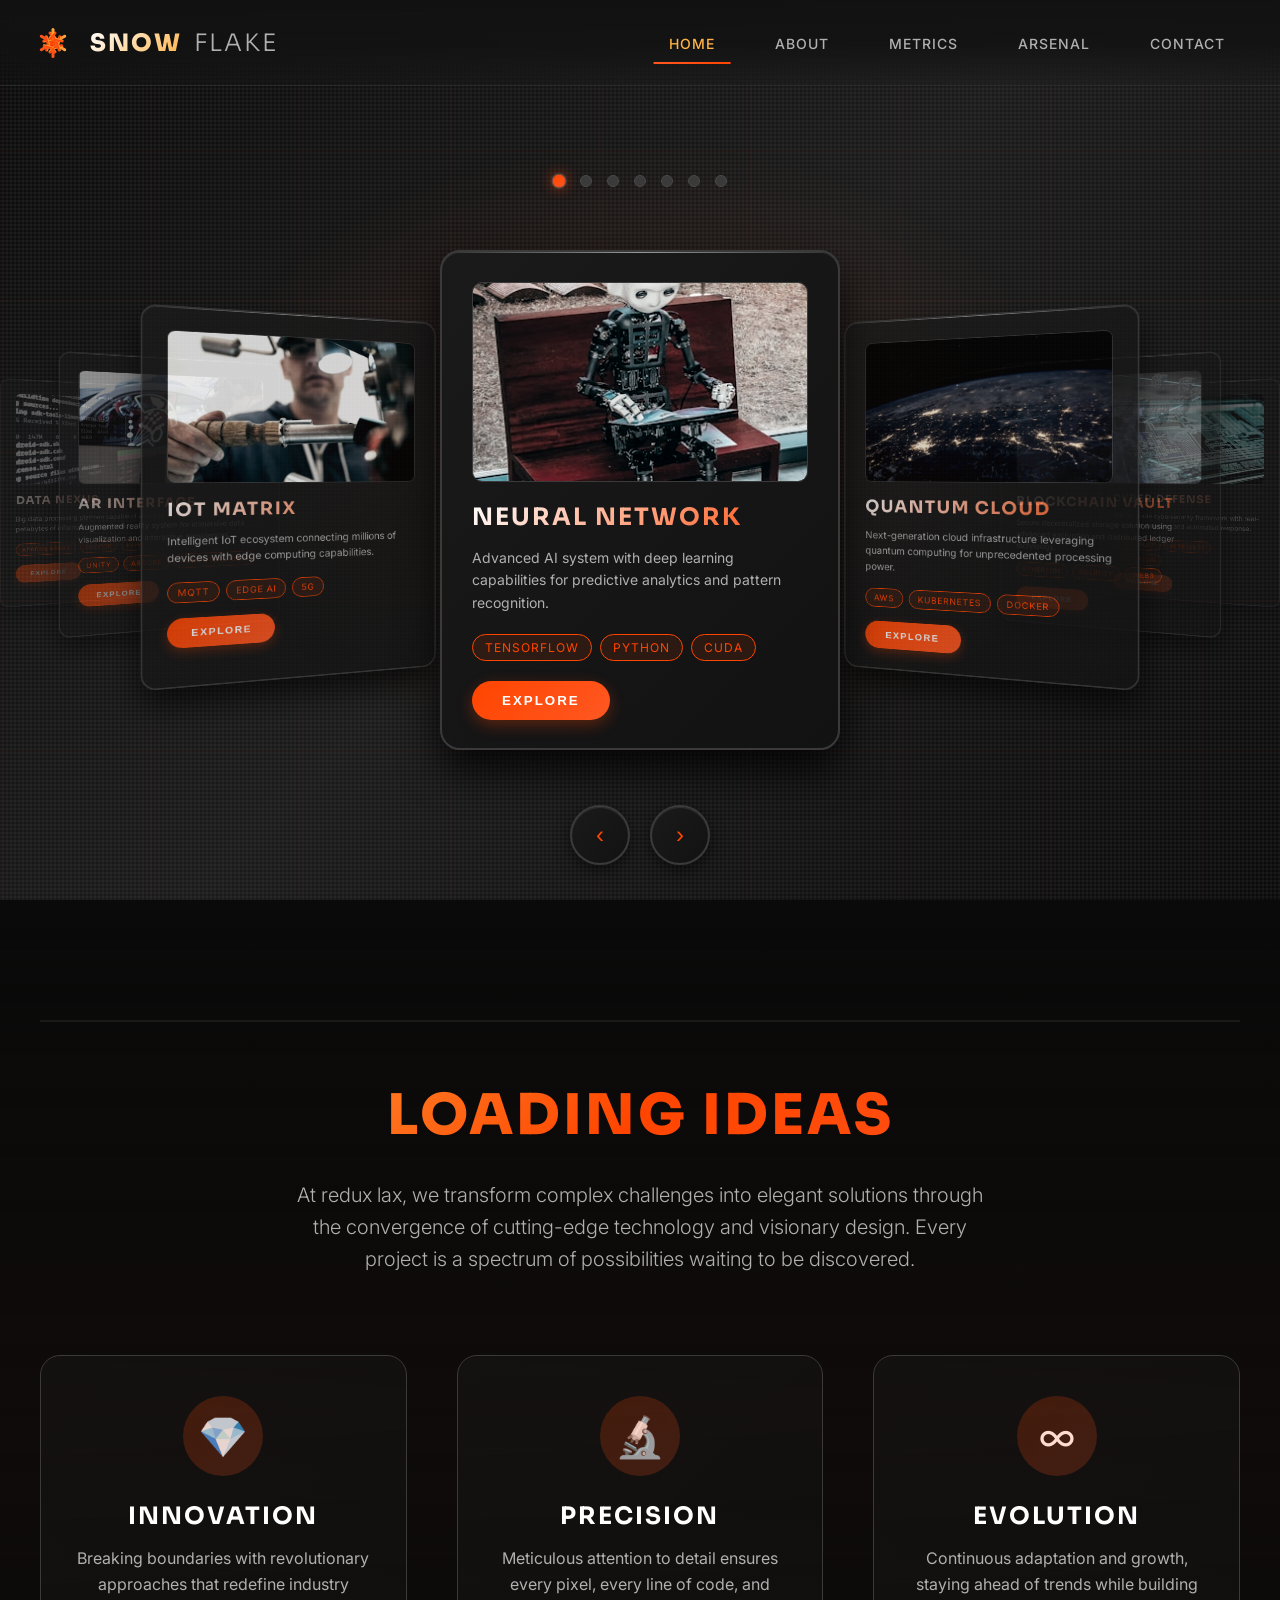
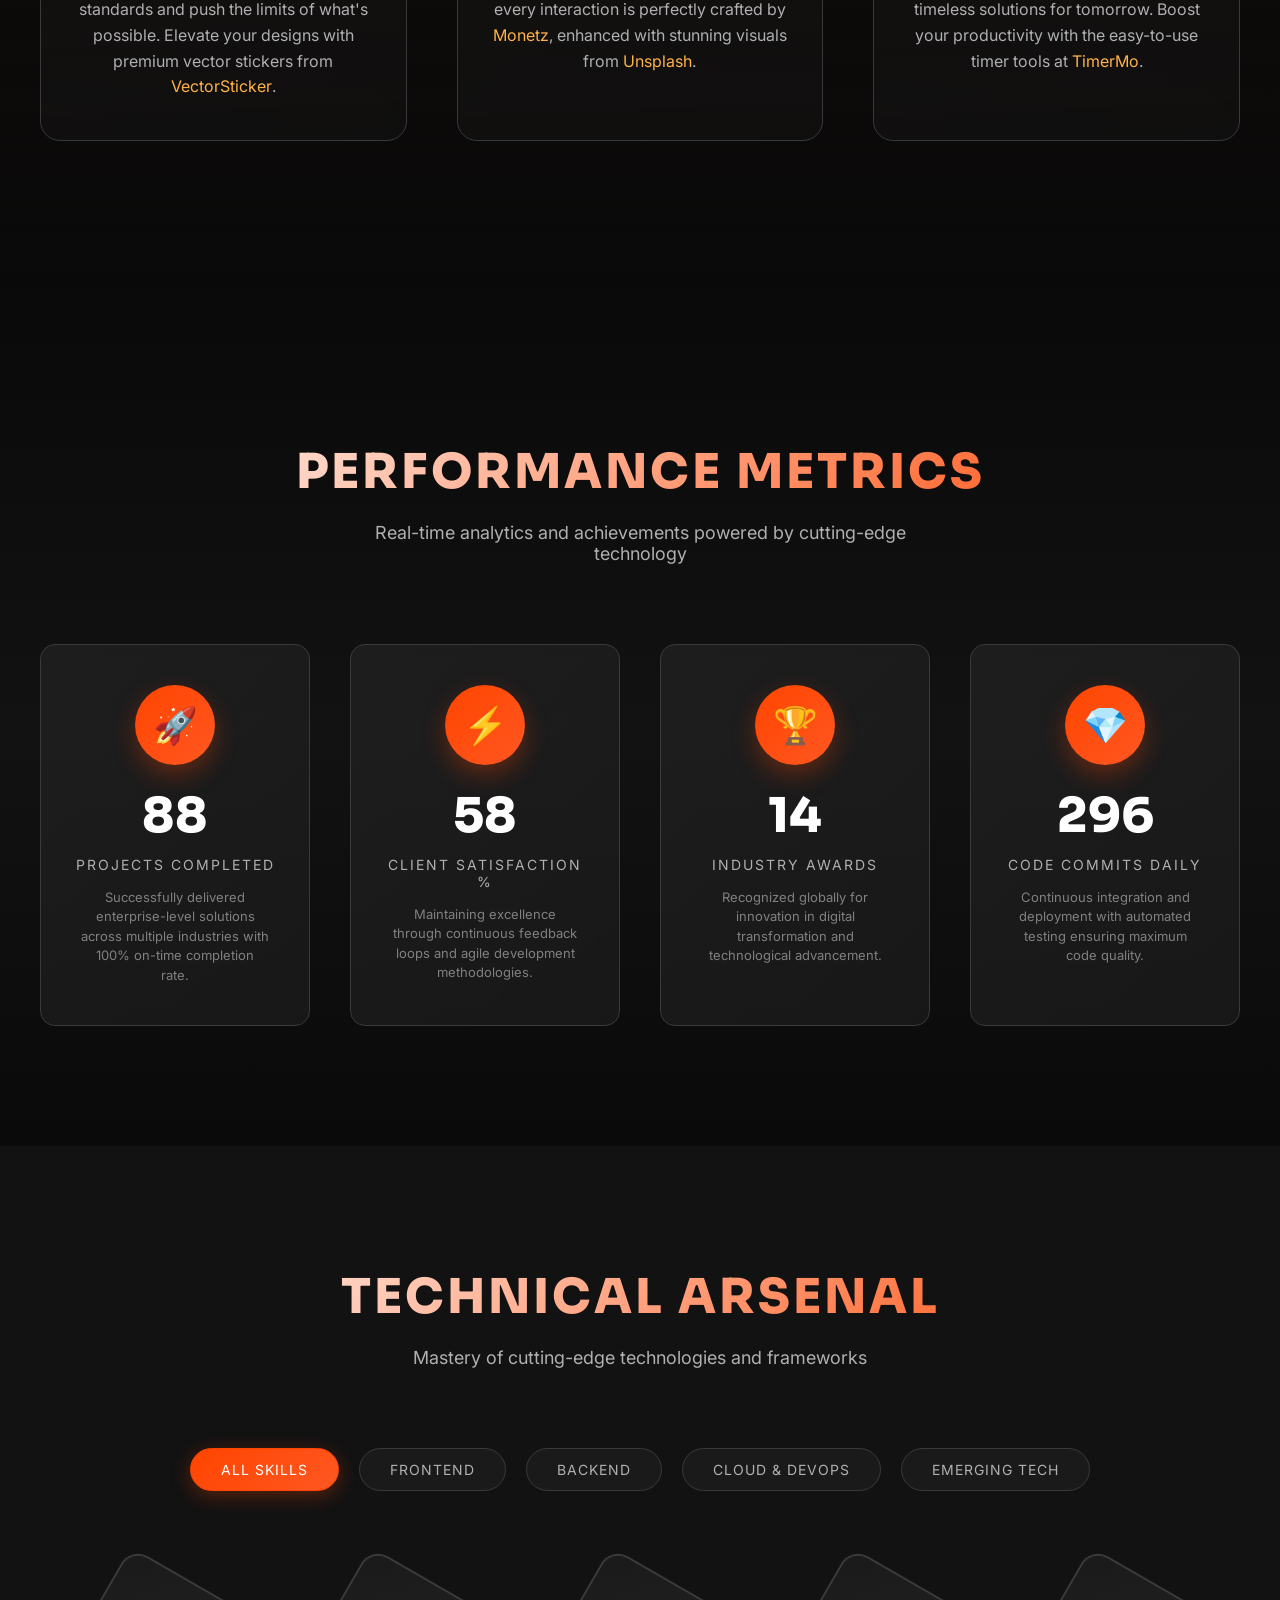
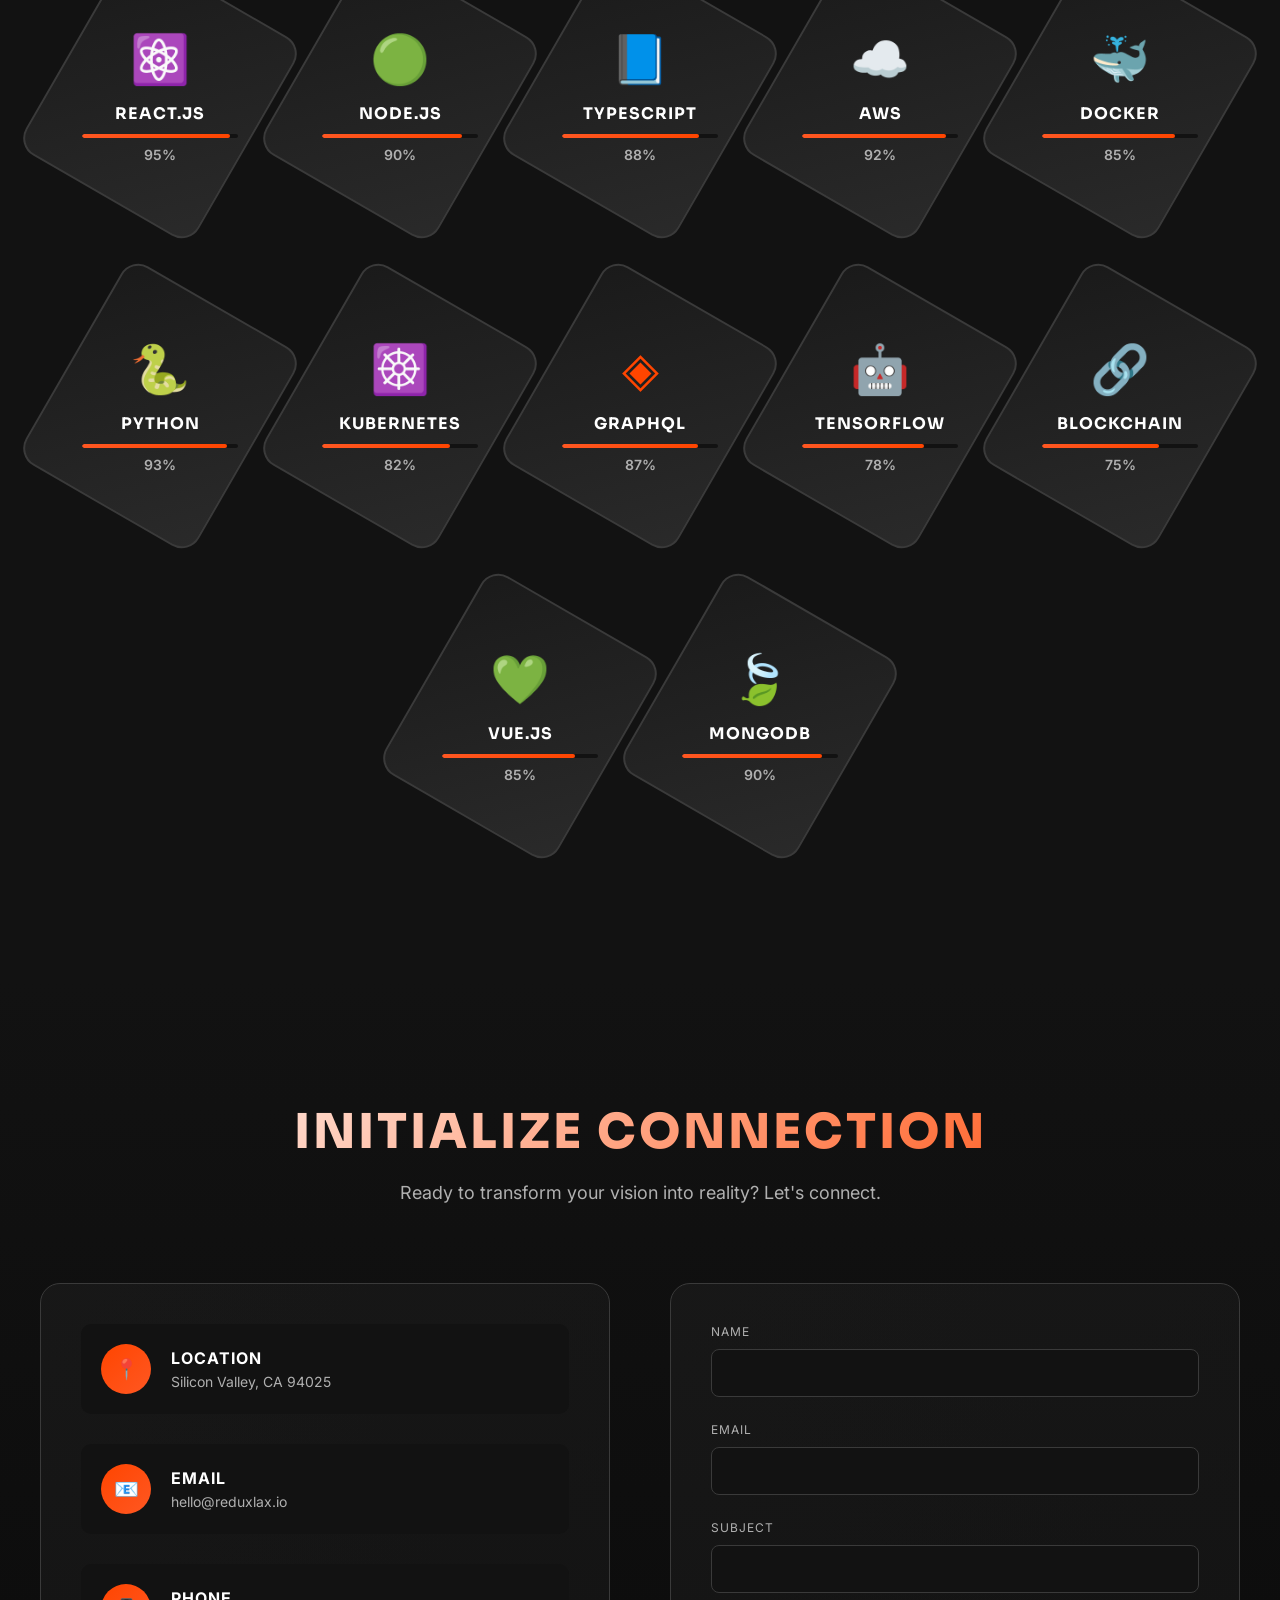
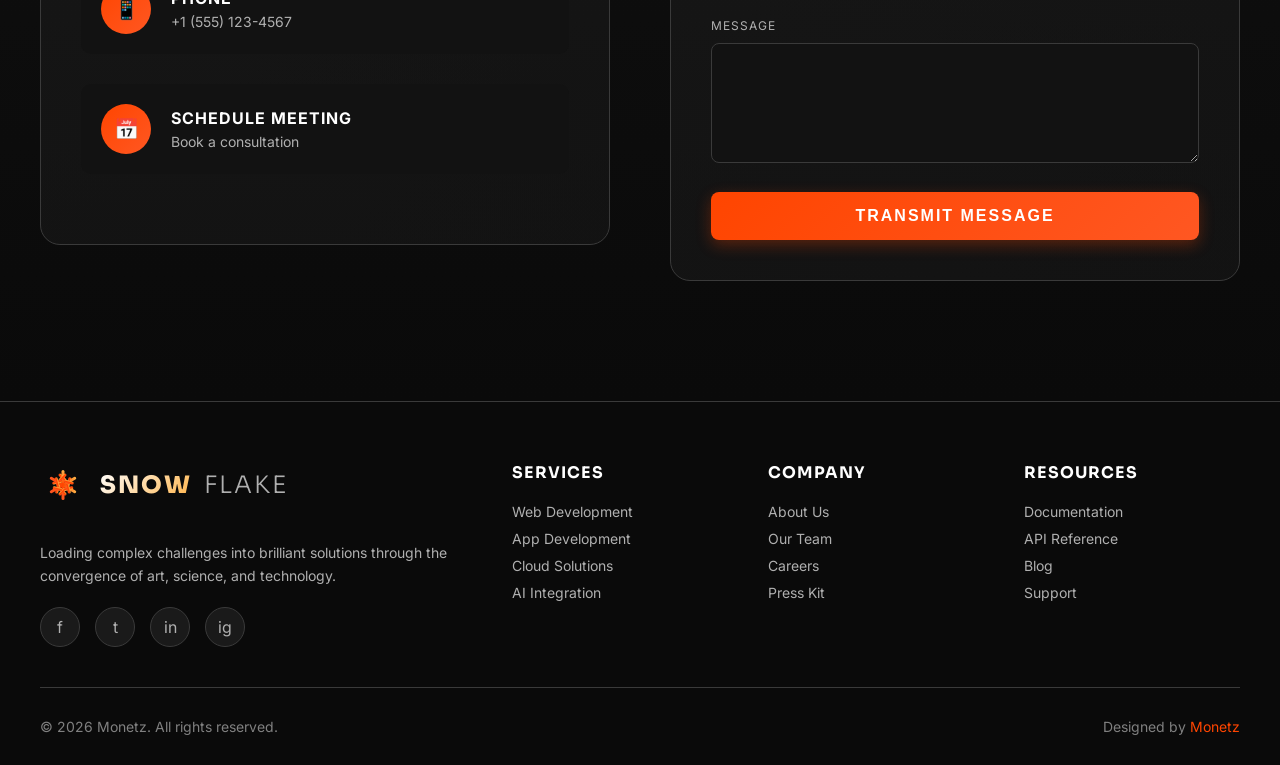
<file: index.html>
<!DOCTYPE html>
<html lang="en">
<head>
    <meta charset="UTF-8">
    <meta name="viewport" content="width=device-width, initial-scale=1.0">
    <title>Monetz - Digital Innovation Studio</title>
    <link rel="stylesheet" href="style.css">
</head>
<body>
    <!-- Loading Screen -->
    <div class="loader" id="loader">
        <div class="loader-content">
            <div class="loader-redux">
                        <div class="snowflake">
                            <span class="arm">
                                <span class="branch-bottom-l"></span>
                                <span class="branch-bottom-r"></span>
                            </span>
                            <span class="arm">
                                <span class="branch-bottom-l"></span>
                                <span class="branch-bottom-r"></span>
                            </span>
                            <span class="arm">
                                <span class="branch-bottom-l"></span>
                                <span class="branch-bottom-r"></span>
                            </span>
                        </div>
                <!-- <div class="redux-face"></div>
                <div class="redux-face"></div>
                <div class="redux-face"></div> -->
            </div>
            <div style="color: var(--accent-purple); font-size: 18px; text-transform: uppercase; letter-spacing: 3px;">Loading...</div>
        </div>
    </div>

    <!-- Navigation Header -->
    <header class="header" id="header">
        <nav class="nav-container">
            <a href="#home" class="logo">
                <div class="logo-icon">
                    <div class="logo-redux">
                        <div class="snowflake">
                            <span class="arm">
                                <span class="branch-bottom-l"></span>
                                <span class="branch-bottom-r"></span>
                            </span>
                            <span class="arm">
                                <span class="branch-bottom-l"></span>
                                <span class="branch-bottom-r"></span>
                            </span>
                            <span class="arm">
                                <span class="branch-bottom-l"></span>
                                <span class="branch-bottom-r"></span>
                            </span>
                        </div>
                    </div>
                </div>
                <span class="logo-text">
                    <span class="redux">snow</span>
                    <span class="lax">flake</span>
                </span>
            </a>
            
            <ul class="nav-menu" id="navMenu">
                <li><a href="#home" class="nav-link active">Home</a></li>
                <li><a href="#about" class="nav-link">About</a></li>
                <li><a href="#stats" class="nav-link">Metrics</a></li>
                <li><a href="#skills" class="nav-link">Arsenal</a></li>
                <li><a href="#contact" class="nav-link">Contact</a></li>
            </ul>
            
            <div class="menu-toggle" id="menuToggle">
                <span></span>
                <span></span>
                <span></span>
            </div>
        </nav>
    </header>

    <!-- Hero Section with 3D Carousel -->
    <section class="hero" id="home">
        <div class="carousel-container">
            <div class="carousel" id="carousel">
                <!-- Carousel items will be generated by JavaScript -->
            </div>
            
            <div class="carousel-controls">
                <button class="carousel-btn" id="prevBtn">‹</button>
                <button class="carousel-btn" id="nextBtn">›</button>
            </div>
            
            <div class="carousel-indicators" id="indicators">
                <!-- Indicators will be generated by JavaScript -->
            </div>
        </div>
    </section>

    <!-- NEW: redux Philosophy Section (About) -->
    <section class="philosophy-section" id="about">
        <div class="philosophy-container">
            <div class="redux-line"></div>
            
            <h2 class="philosophy-headline">
                Loading Ideas<br>
            </h2>
            
            <p class="philosophy-subheading">
                At redux lax, we transform complex challenges into elegant solutions through the convergence of 
                cutting-edge technology and visionary design. Every project is a spectrum of possibilities 
                waiting to be discovered.
            </p>
            
            <div class="philosophy-pillars">
                <div class="pillar">
                    <div class="pillar-icon">💎</div>
                    <h3 class="pillar-title">Innovation</h3>
                    <p class="pillar-description">
                        Breaking boundaries with revolutionary approaches that redefine industry standards and push the limits of what's possible. Elevate your designs with premium vector stickers from <a href="https://www.vectorsticker.com" rel="nofollow" target="_blank">VectorSticker</a>.
                    </p>
                </div>
                
                <div class="pillar">
                    <div class="pillar-icon">🔬</div>
                    <h3 class="pillar-title">Precision</h3>
                    <p class="pillar-description">
                        Meticulous attention to detail ensures every pixel, every line of code, and every interaction is perfectly crafted by <a href="#" rel="nofollow" target="_blank" style="color: var(--accent-cyan); text-decoration: none;">Monetz</a>, enhanced with stunning visuals from <a href="https://unsplash.com" rel="nofollow" target="_blank" style="color: var(--accent-cyan); text-decoration: none;">Unsplash</a>.
                    </p>
                </div>
                
                <div class="pillar">
                    <div class="pillar-icon">∞</div>
                    <h3 class="pillar-title">Evolution</h3>
                    <p class="pillar-description">
                        Continuous adaptation and growth, staying ahead of trends while building timeless solutions for tomorrow. Boost your productivity with the easy-to-use timer tools at <a href="https://timermo.com" rel="nofollow" target="_blank">TimerMo</a>.
                    </p>
                </div>
            </div>
            
            <div class="philosophy-particles" id="particles">
                <!-- Particles will be generated by JavaScript -->
            </div>
        </div>
    </section>

    <!-- Stats Section with Content -->
    <section class="stats-section" id="stats">
        <div class="section-header">
            <h2 class="section-title">Performance Metrics</h2>
            <p class="section-subtitle">Real-time analytics and achievements powered by cutting-edge technology</p>
        </div>
        
        <div class="stats-grid">
            <div class="stat-card">
                <div class="stat-icon">🚀</div>
                <div class="stat-number" data-target="150">0</div>
                <div class="stat-label">Projects Completed</div>
                <p class="stat-description">Successfully delivered enterprise-level solutions across multiple industries with 100% on-time completion rate.</p>
            </div>
            
            <div class="stat-card">
                <div class="stat-icon">⚡</div>
                <div class="stat-number" data-target="99">0</div>
                <div class="stat-label">Client Satisfaction %</div>
                <p class="stat-description">Maintaining excellence through continuous feedback loops and agile development methodologies.</p>
            </div>
            
            <div class="stat-card">
                <div class="stat-icon">🏆</div>
                <div class="stat-number" data-target="25">0</div>
                <div class="stat-label">Industry Awards</div>
                <p class="stat-description">Recognized globally for innovation in digital transformation and technological advancement.</p>
            </div>
            
            <div class="stat-card">
                <div class="stat-icon">💎</div>
                <div class="stat-number" data-target="500">0</div>
                <div class="stat-label">Code Commits Daily</div>
                <p class="stat-description">Continuous integration and deployment with automated testing ensuring maximum code quality.</p>
            </div>
        </div>
    </section>

    <!-- Enhanced Skills Section - Technical Arsenal -->
    <section class="skills-section" id="skills">
        <div class="skills-container">
            <div class="section-header">
                <h2 class="section-title">Technical Arsenal</h2>
                <p class="section-subtitle">Mastery of cutting-edge technologies and frameworks</p>
            </div>
            
            <div class="skill-categories">
                <div class="category-tab active" data-category="all">All Skills</div>
                <div class="category-tab" data-category="frontend">Frontend</div>
                <div class="category-tab" data-category="backend">Backend</div>
                <div class="category-tab" data-category="cloud">Cloud & DevOps</div>
                <div class="category-tab" data-category="emerging">Emerging Tech</div>
            </div>

            <div class="skills-hexagon-grid" id="skillsGrid">
                <!-- Hexagonal skill items will be generated by JavaScript -->
            </div>
        </div>
    </section>

    <!-- Contact Section -->
    <section class="contact-section" id="contact">
        <div class="section-header">
            <h2 class="section-title">Initialize Connection</h2>
            <p class="section-subtitle">Ready to transform your vision into reality? Let's connect.</p>
        </div>
        
        <div class="contact-container">
            <div class="contact-info">
                <a href="https://maps.google.com/?q=Silicon+Valley+CA+94025" target="_blank" class="info-item">
                    <div class="info-icon">📍</div>
                    <div class="info-text">
                        <h4>Location</h4>
                        <p>Silicon Valley, CA 94025</p>
                    </div>
                </a>
                
                <a href="mailto:hello@reduxlax.io" class="info-item">
                    <div class="info-icon">📧</div>
                    <div class="info-text">
                        <h4>Email</h4>
                        <p>hello@reduxlax.io</p>
                    </div>
                </a>
                
                <a href="tel:+15551234567" class="info-item">
                    <div class="info-icon">📱</div>
                    <div class="info-text">
                        <h4>Phone</h4>
                        <p>+1 (555) 123-4567</p>
                    </div>
                </a>
                
                <a href="https://calendly.com" target="_blank" class="info-item">
                    <div class="info-icon">📅</div>
                    <div class="info-text">
                        <h4>Schedule Meeting</h4>
                        <p>Book a consultation</p>
                    </div>
                </a>
            </div>
            
            <form class="contact-form" id="contactForm" action="https://formspree.io/f/mvkpeqnz" method="POST">
                <div class="form-group">
                    <label for="name">Name</label>
                    <input type="text" id="name" name="name" required>
                </div>
                
                <div class="form-group">
                    <label for="email">Email</label>
                    <input type="email" id="email" name="email" required>
                </div>
                
                <div class="form-group">
                    <label for="subject">Subject</label>
                    <input type="text" id="subject" name="subject" required>
                </div>
                
                <div class="form-group">
                    <label for="message">Message</label>
                    <textarea id="message" name="message" required></textarea>
                </div>
                
                <button type="submit" class="submit-btn">Transmit Message</button>
            </form>
        </div>
    </section>

    <!-- Footer -->
    <footer class="footer">
        <div class="footer-content">
            <div class="footer-brand">
                <div class="footer-logo">
                    <div class="logo-icon">
                        <div class="logo-redux">
                            <div class="snowflake">
                                <span class="arm">
                                    <span class="branch-bottom-l"></span>
                                    <span class="branch-bottom-r"></span>
                                </span>
                                <span class="arm">
                                    <span class="branch-bottom-l"></span>
                                    <span class="branch-bottom-r"></span>
                                </span>
                                <span class="arm">
                                    <span class="branch-bottom-l"></span>
                                    <span class="branch-bottom-r"></span>
                                </span>
                            </div>
                        </div>
                    </div>
                    <span class="logo-text">
                        <span class="redux">snow</span>
                        <span class="lax">flake</span>
                    </span>
                </div>
                <p class="footer-description">
                    Loading complex challenges into brilliant solutions through the convergence of art, science, and technology.
                </p>
                <div class="footer-social">
                    <a href="#" class="social-icon">f</a>
                    <a href="#" class="social-icon">t</a>
                    <a href="#" class="social-icon">in</a>
                    <a href="#" class="social-icon">ig</a>
                </div>
            </div>
            
            <div class="footer-section">
                <h4>Services</h4>
                <div class="footer-links">
                    <a href="services/web_development.html">Web Development</a>
                    <a href="services/app_development.html">App Development</a>
                    <a href="services/cloud_solutions.html">Cloud Solutions</a>
                    <a href="services/ai_integration.html">AI Integration</a>
                </div>
            </div>
            
            <div class="footer-section">
                <h4>Company</h4>
                <div class="footer-links">
                    <a href="company/about.html">About Us</a>
                    <a href="company/team.html">Our Team</a>
                    <a href="company/careers.html">Careers</a>
                    <a href="company/press_kit.html">Press Kit</a>
                </div>
            </div>
            
            <div class="footer-section">
                <h4>Resources</h4>
                <div class="footer-links">
                    <a href="resources/docs.html">Documentation</a>
                    <a href="resources/api_reference.html">API Reference</a>
                    <a href="resources/blog.html">Blog</a>
                    <a href="resources/support.html">Support</a>
                </div>
            </div>
        </div>
        
        <div class="footer-bottom">
            <div class="copyright">
                © 2026 Monetz. All rights reserved.
            </div>
            <div class="footer-credits">
                Designed by <a href="#" rel="nofollow" target="_blank">Monetz</a>
            </div>
        </div>
    </footer>
<script src="script.js"></script>
</body>
</html>
</file>
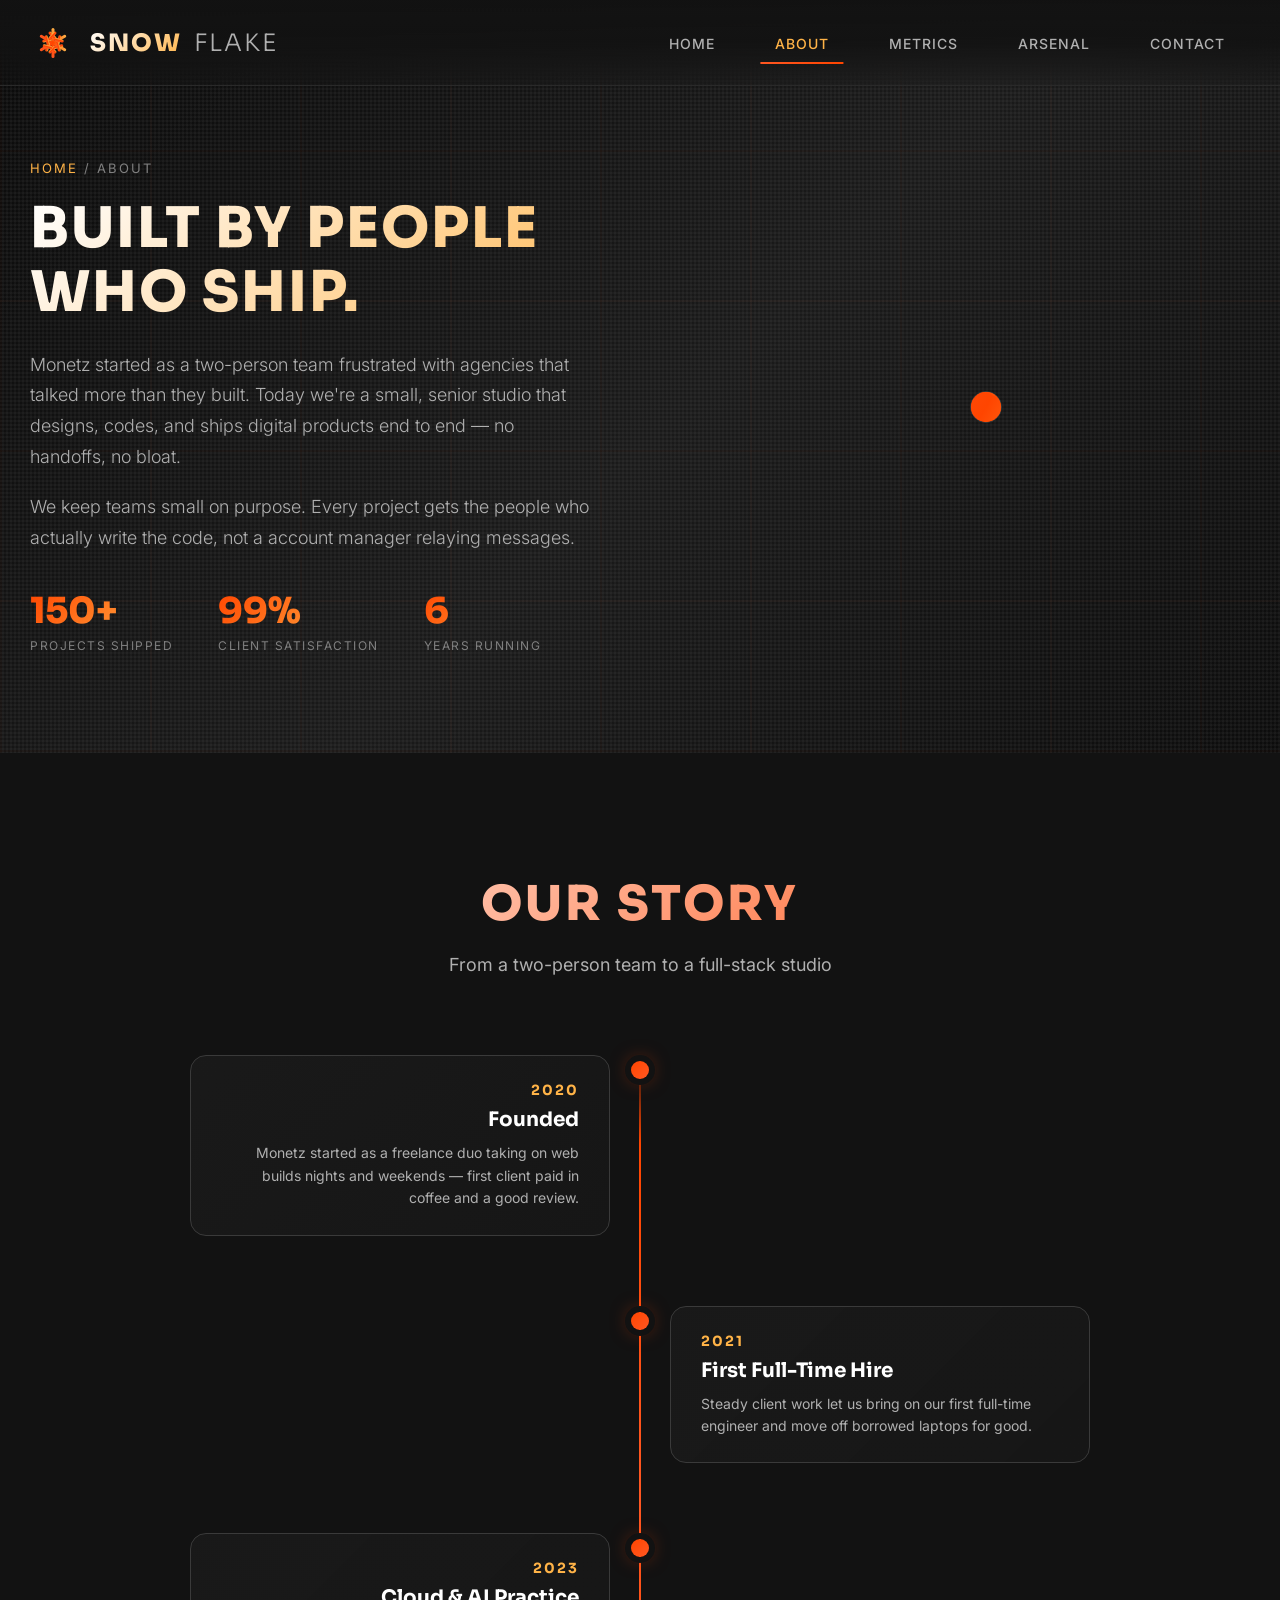
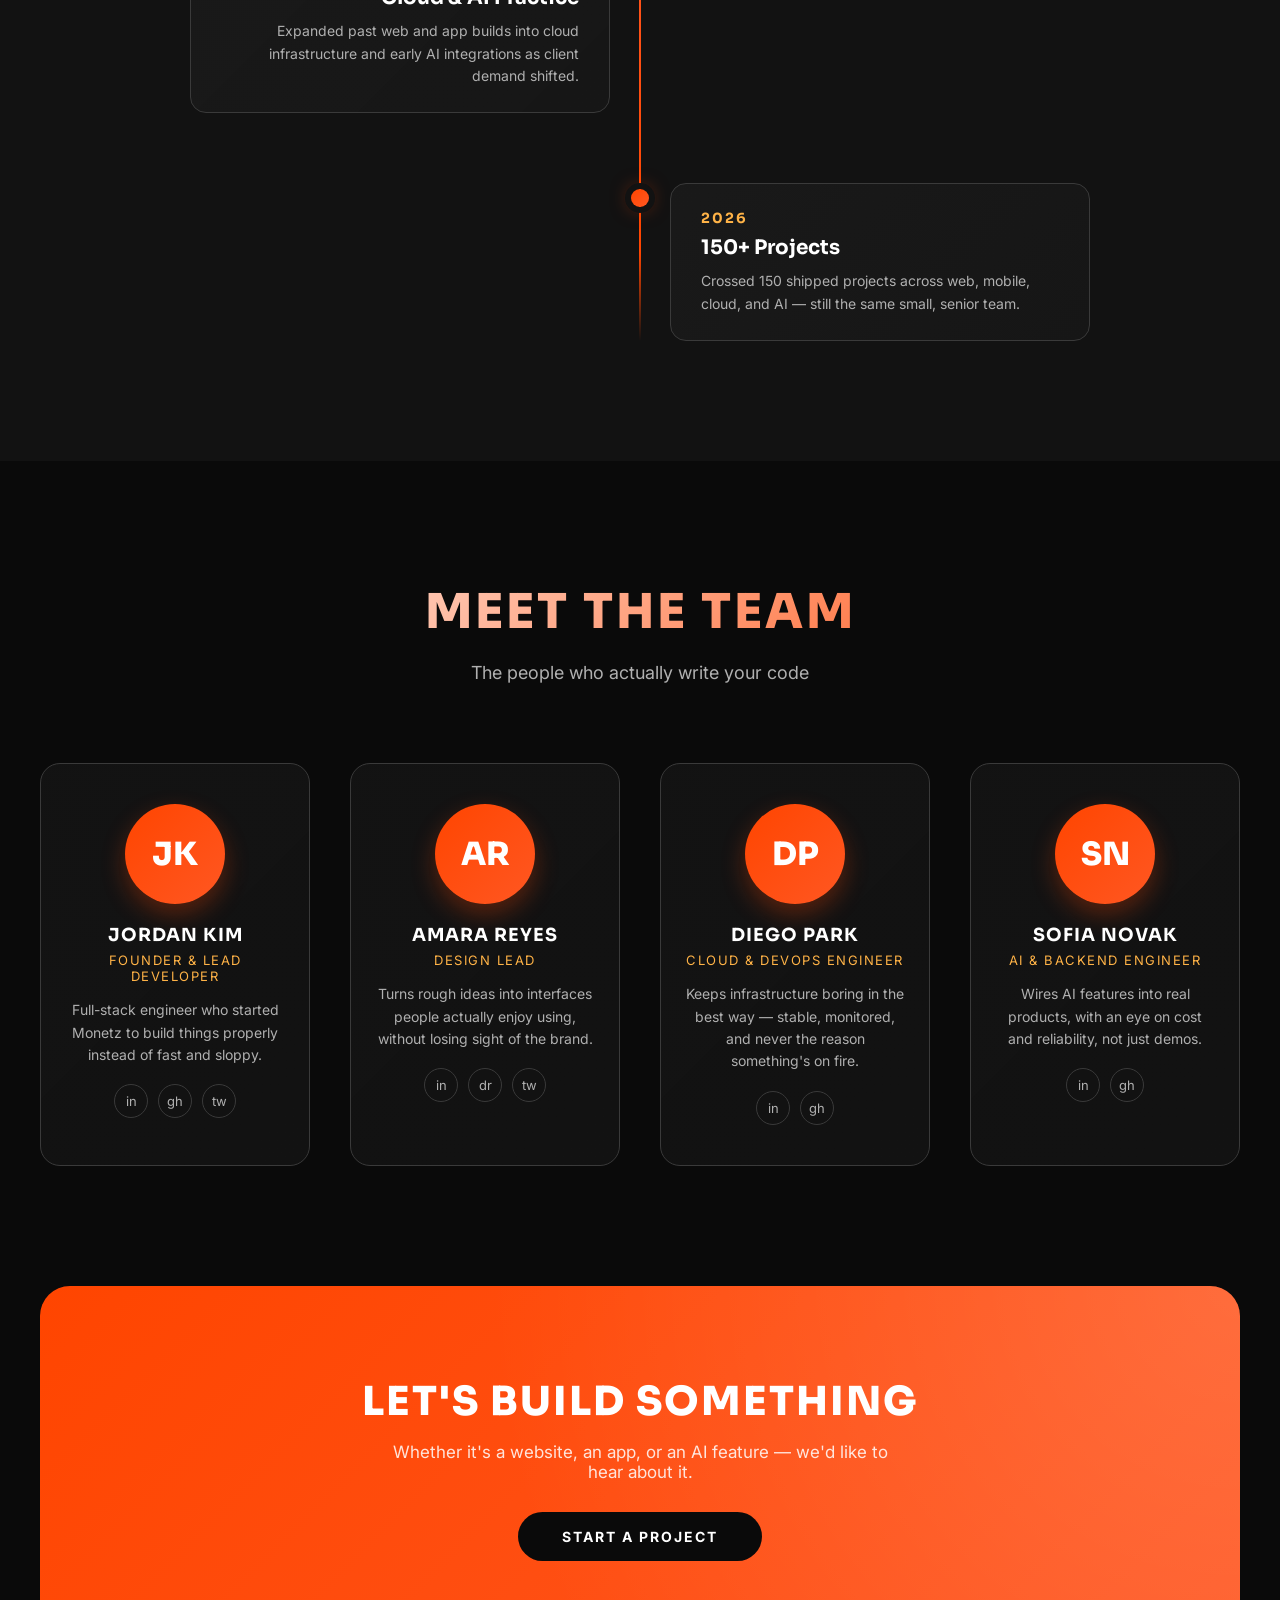
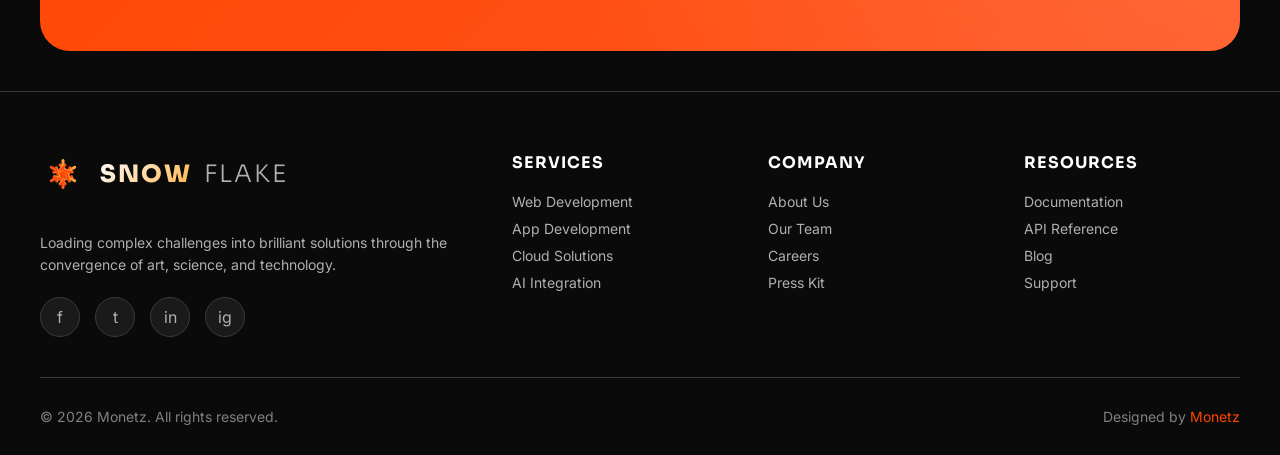
<file: company/about.html>
<!DOCTYPE html>
<html lang="en">
<head>
    <meta charset="UTF-8">
    <meta name="viewport" content="width=device-width, initial-scale=1.0">
    <title>About Us - Monetz</title>
    <link rel="stylesheet" href="about.css">
</head>
<body>
    <!-- Loading Screen -->
    <div class="loader" id="loader">
        <div class="loader-content">
            <div class="loader-redux">
                <div class="snowflake">
                    <span class="arm">
                        <span class="branch-bottom-l"></span>
                        <span class="branch-bottom-r"></span>
                    </span>
                    <span class="arm">
                        <span class="branch-bottom-l"></span>
                        <span class="branch-bottom-r"></span>
                    </span>
                    <span class="arm">
                        <span class="branch-bottom-l"></span>
                        <span class="branch-bottom-r"></span>
                    </span>
                </div>
            </div>
            <div style="color: var(--accent-purple); font-size: 18px; text-transform: uppercase; letter-spacing: 3px;">Loading...</div>
        </div>
    </div>

    <!-- Navigation Header -->
    <header class="header" id="header">
        <nav class="nav-container">
            <a href="../index.html#home" class="logo">
                <div class="logo-icon">
                    <div class="logo-redux">
                        <div class="snowflake">
                            <span class="arm">
                                <span class="branch-bottom-l"></span>
                                <span class="branch-bottom-r"></span>
                            </span>
                            <span class="arm">
                                <span class="branch-bottom-l"></span>
                                <span class="branch-bottom-r"></span>
                            </span>
                            <span class="arm">
                                <span class="branch-bottom-l"></span>
                                <span class="branch-bottom-r"></span>
                            </span>
                        </div>
                    </div>
                </div>
                <span class="logo-text">
                    <span class="redux">snow</span>
                    <span class="lax">flake</span>
                </span>
            </a>

            <ul class="nav-menu" id="navMenu">
                <li><a href="../index.html#home" class="nav-link">Home</a></li>
                <li><a href="#about" class="nav-link active">About</a></li>
                <li><a href="../index.html#stats" class="nav-link">Metrics</a></li>
                <li><a href="../index.html#skills" class="nav-link">Arsenal</a></li>
                <li><a href="../index.html#contact" class="nav-link">Contact</a></li>
            </ul>

            <div class="menu-toggle" id="menuToggle">
                <span></span>
                <span></span>
                <span></span>
            </div>
        </nav>
    </header>

    <!-- Split Hero -->
    <section class="split-hero" id="home">
        <div class="split-hero-content">
            <div class="breadcrumb">
                <a href="../index.html#home">Home</a> / About
            </div>
            <h1>Built by people<br>who ship.</h1>
            <p>
                Monetz started as a two-person team frustrated with agencies that talked
                more than they built. Today we're a small, senior studio that designs,
                codes, and ships digital products end to end — no handoffs, no bloat.
            </p>
            <p>
                We keep teams small on purpose. Every project gets the people who actually
                write the code, not a account manager relaying messages.
            </p>

            <div class="split-hero-stats">
                <div>
                    <div class="split-hero-stat-number">150+</div>
                    <div class="split-hero-stat-label">Projects Shipped</div>
                </div>
                <div>
                    <div class="split-hero-stat-number">99%</div>
                    <div class="split-hero-stat-label">Client Satisfaction</div>
                </div>
                <div>
                    <div class="split-hero-stat-number">6</div>
                    <div class="split-hero-stat-label">Years Running</div>
                </div>
            </div>
        </div>

        <div class="split-hero-visual">
            <div class="snowflake">
                <span class="arm">
                    <span class="branch-bottom-l"></span>
                    <span class="branch-bottom-r"></span>
                </span>
                <span class="arm">
                    <span class="branch-bottom-l"></span>
                    <span class="branch-bottom-r"></span>
                </span>
                <span class="arm">
                    <span class="branch-bottom-l"></span>
                    <span class="branch-bottom-r"></span>
                </span>
            </div>
        </div>
    </section>

    <!-- Timeline -->
    <section class="timeline-section" id="story">
        <div class="section-header">
            <h2 class="section-title">Our Story</h2>
            <p class="section-subtitle">From a two-person team to a full-stack studio</p>
        </div>

        <div class="timeline">
            <div class="timeline-item">
                <div class="timeline-content">
                    <div class="timeline-year">2020</div>
                    <div class="timeline-title">Founded</div>
                    <p class="timeline-desc">
                        Monetz started as a freelance duo taking on web builds nights and
                        weekends — first client paid in coffee and a good review.
                    </p>
                </div>
                <div class="timeline-dot"></div>
                <div class="timeline-spacer"></div>
            </div>

            <div class="timeline-item">
                <div class="timeline-spacer"></div>
                <div class="timeline-dot"></div>
                <div class="timeline-content">
                    <div class="timeline-year">2021</div>
                    <div class="timeline-title">First Full-Time Hire</div>
                    <p class="timeline-desc">
                        Steady client work let us bring on our first full-time engineer and
                        move off borrowed laptops for good.
                    </p>
                </div>
            </div>

            <div class="timeline-item">
                <div class="timeline-content">
                    <div class="timeline-year">2023</div>
                    <div class="timeline-title">Cloud & AI Practice</div>
                    <p class="timeline-desc">
                        Expanded past web and app builds into cloud infrastructure and early
                        AI integrations as client demand shifted.
                    </p>
                </div>
                <div class="timeline-dot"></div>
                <div class="timeline-spacer"></div>
            </div>

            <div class="timeline-item">
                <div class="timeline-spacer"></div>
                <div class="timeline-dot"></div>
                <div class="timeline-content">
                    <div class="timeline-year">2026</div>
                    <div class="timeline-title">150+ Projects</div>
                    <p class="timeline-desc">
                        Crossed 150 shipped projects across web, mobile, cloud, and AI —
                        still the same small, senior team.
                    </p>
                </div>
            </div>
        </div>
    </section>

    <!-- Team -->
    <section class="team-section" id="team">
        <div class="section-header">
            <h2 class="section-title">Meet the Team</h2>
            <p class="section-subtitle">The people who actually write your code</p>
        </div>

        <div class="team-grid">
            <div class="team-card">
                <div class="team-avatar">JK</div>
                <div class="team-name">Jordan Kim</div>
                <div class="team-role">Founder & Lead Developer</div>
                <p class="team-bio">
                    Full-stack engineer who started Monetz to build things properly instead
                    of fast and sloppy.
                </p>
                <div class="team-social">
                    <a href="#" aria-label="LinkedIn">in</a>
                    <a href="#" aria-label="GitHub">gh</a>
                    <a href="#" aria-label="Twitter">tw</a>
                </div>
            </div>

            <div class="team-card">
                <div class="team-avatar">AR</div>
                <div class="team-name">Amara Reyes</div>
                <div class="team-role">Design Lead</div>
                <p class="team-bio">
                    Turns rough ideas into interfaces people actually enjoy using, without
                    losing sight of the brand.
                </p>
                <div class="team-social">
                    <a href="#" aria-label="LinkedIn">in</a>
                    <a href="#" aria-label="Dribbble">dr</a>
                    <a href="#" aria-label="Twitter">tw</a>
                </div>
            </div>

            <div class="team-card">
                <div class="team-avatar">DP</div>
                <div class="team-name">Diego Park</div>
                <div class="team-role">Cloud & DevOps Engineer</div>
                <p class="team-bio">
                    Keeps infrastructure boring in the best way — stable, monitored, and
                    never the reason something's on fire.
                </p>
                <div class="team-social">
                    <a href="#" aria-label="LinkedIn">in</a>
                    <a href="#" aria-label="GitHub">gh</a>
                </div>
            </div>

            <div class="team-card">
                <div class="team-avatar">SN</div>
                <div class="team-name">Sofia Novak</div>
                <div class="team-role">AI & Backend Engineer</div>
                <p class="team-bio">
                    Wires AI features into real products, with an eye on cost and reliability,
                    not just demos.
                </p>
                <div class="team-social">
                    <a href="#" aria-label="LinkedIn">in</a>
                    <a href="#" aria-label="GitHub">gh</a>
                </div>
            </div>
        </div>
    </section>

    <!-- CTA Banner -->
    <div class="cta-banner">
        <h2>Let's build something</h2>
        <p>Whether it's a website, an app, or an AI feature — we'd like to hear about it.</p>
        <a href="../index.html#contact" class="btn-light">Start a Project</a>
    </div>

    <br><br>

    <!-- Footer -->
    <footer class="footer">
        <div class="footer-content">
            <div class="footer-brand">
                <div class="footer-logo">
                    <div class="logo-icon">
                        <div class="logo-redux">
                            <div class="snowflake">
                                <span class="arm">
                                    <span class="branch-bottom-l"></span>
                                    <span class="branch-bottom-r"></span>
                                </span>
                                <span class="arm">
                                    <span class="branch-bottom-l"></span>
                                    <span class="branch-bottom-r"></span>
                                </span>
                                <span class="arm">
                                    <span class="branch-bottom-l"></span>
                                    <span class="branch-bottom-r"></span>
                                </span>
                            </div>
                        </div>
                    </div>
                    <span class="logo-text">
                        <span class="redux">snow</span>
                        <span class="lax">flake</span>
                    </span>
                </div>
                <p class="footer-description">
                    Loading complex challenges into brilliant solutions through the convergence of art, science, and technology.
                </p>
                <div class="footer-social">
                    <a href="#" class="social-icon">f</a>
                    <a href="#" class="social-icon">t</a>
                    <a href="#" class="social-icon">in</a>
                    <a href="#" class="social-icon">ig</a>
                </div>
            </div>

            <div class="footer-section">
                <h4>Services</h4>
                <div class="footer-links">
                    <a href="../services/web_development.html">Web Development</a>
                    <a href="../services/app_development.html">App Development</a>
                    <a href="../services/cloud_solutions.html">Cloud Solutions</a>
                    <a href="../services/ai_integration.html">AI Integration</a>
                </div>
            </div>

            <div class="footer-section">
                <h4>Company</h4>
                <div class="footer-links">
                    <a href="about.html">About Us</a>
                    <a href="team.html">Our Team</a>
                    <a href="careers.html">Careers</a>
                    <a href="press_kit.html">Press Kit</a>
                </div>
            </div>

            <div class="footer-section">
                <h4>Resources</h4>
                <div class="footer-links">
                    <a href="../resources/docs.html">Documentation</a>
                    <a href="../resources/api_reference.html">API Reference</a>
                    <a href="../resources/blog.html">Blog</a>
                    <a href="../resources/support.html">Support</a>
                </div>
            </div>
        </div>

        <div class="footer-bottom">
            <div class="copyright">
                © 2026 Monetz. All rights reserved.
            </div>
            <div class="footer-credits">
                Designed by <a href="#" rel="nofollow" target="_blank">Monetz</a>
            </div>
        </div>
    </footer>

    <script src="about.js"></script>
</body>
</html>
</file>
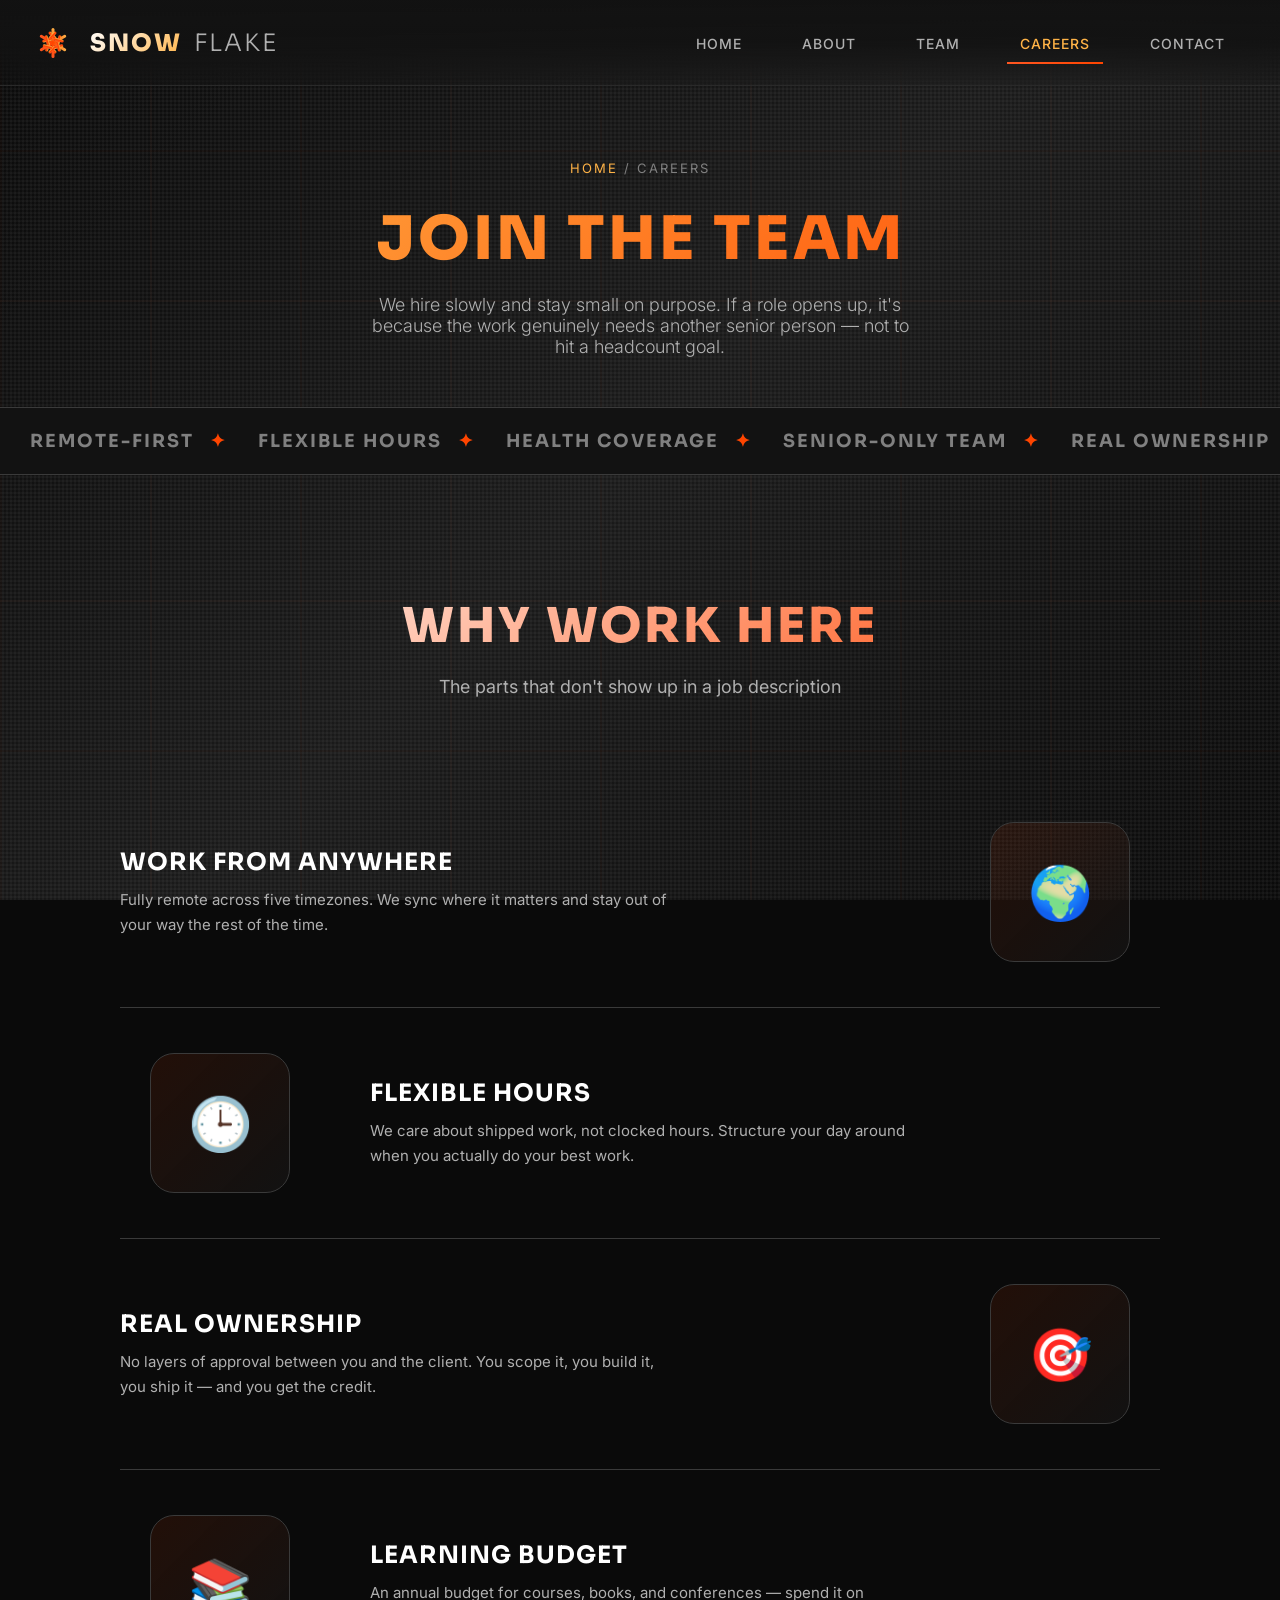
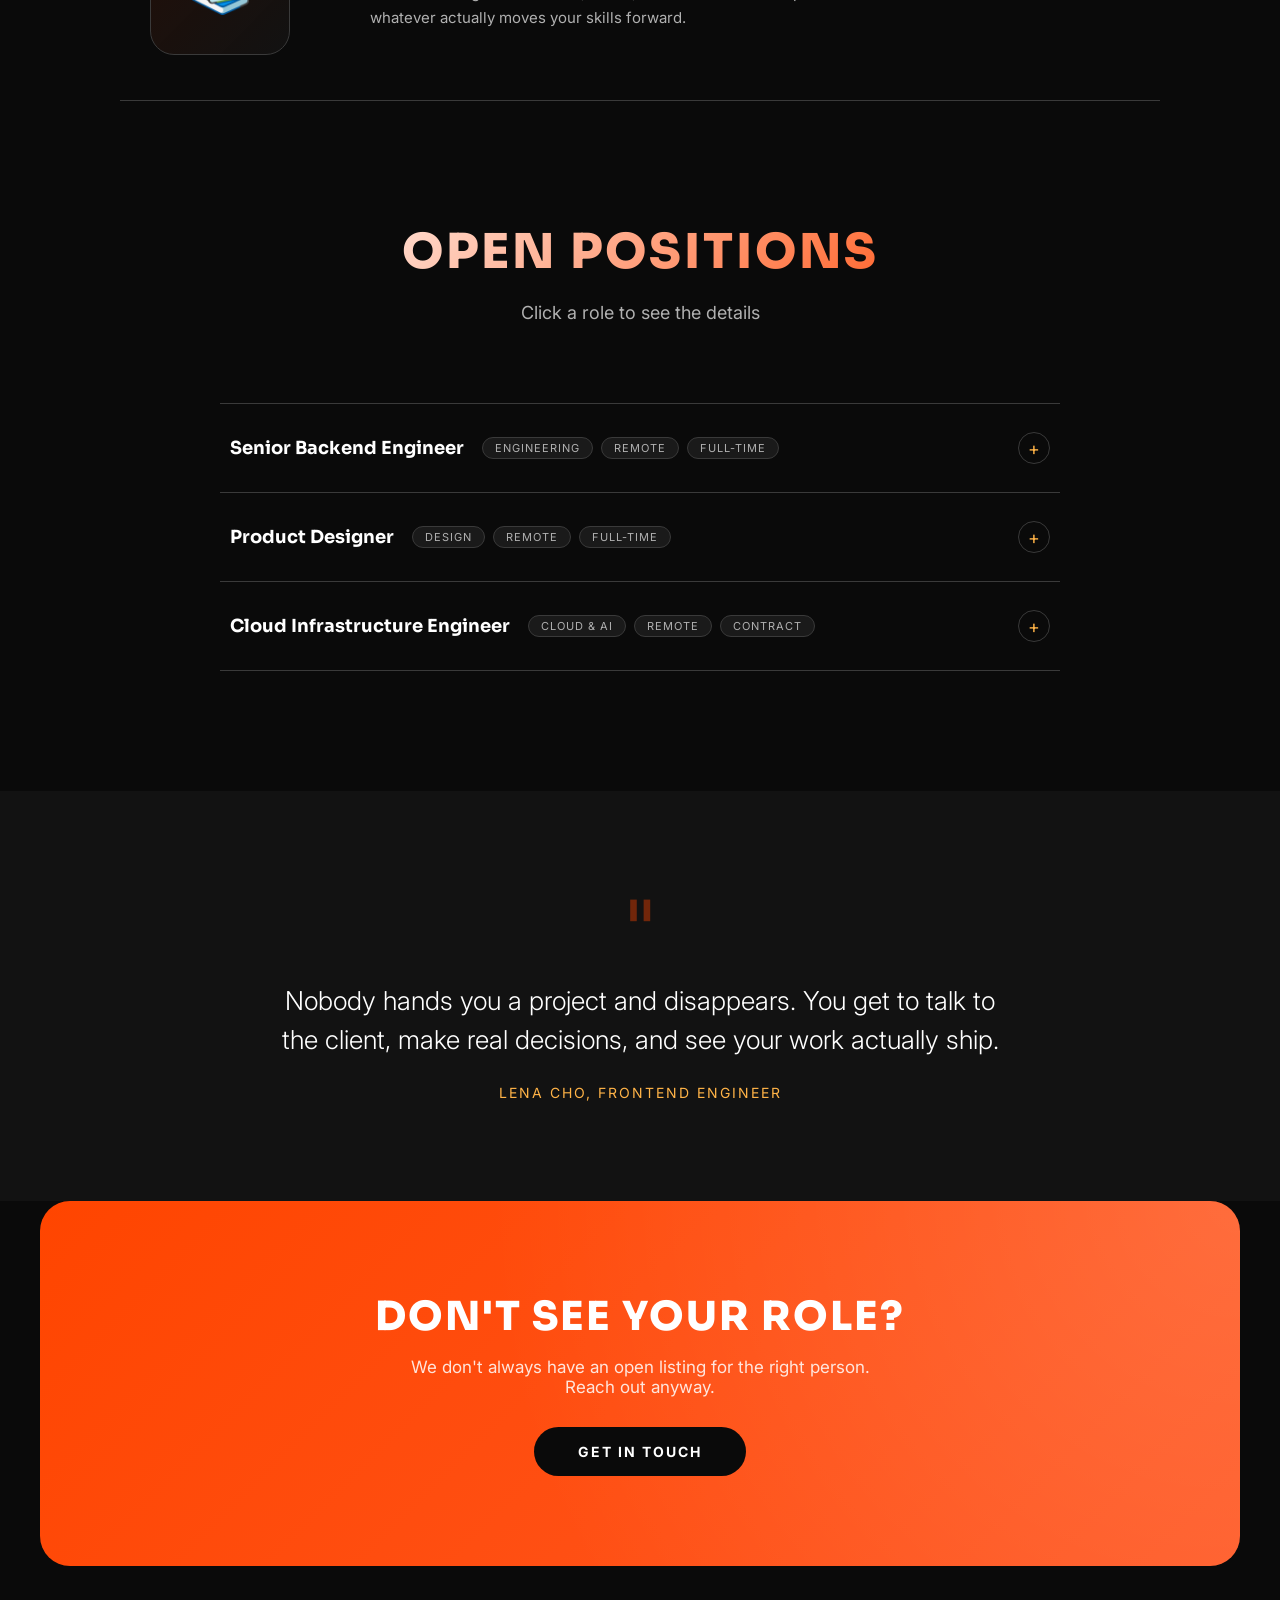
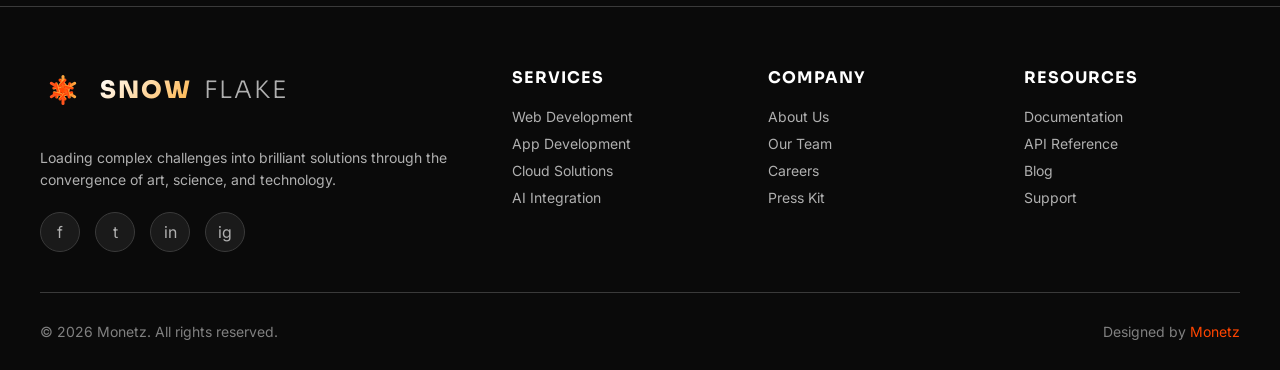
<file: company/careers.html>
<!DOCTYPE html>
<html lang="en">
<head>
    <meta charset="UTF-8">
    <meta name="viewport" content="width=device-width, initial-scale=1.0">
    <title>Careers - Monetz</title>
    <link rel="stylesheet" href="careers.css">
</head>
<body>
    <!-- Loading Screen -->
    <div class="loader" id="loader">
        <div class="loader-content">
            <div class="loader-redux">
                <div class="snowflake">
                    <span class="arm">
                        <span class="branch-bottom-l"></span>
                        <span class="branch-bottom-r"></span>
                    </span>
                    <span class="arm">
                        <span class="branch-bottom-l"></span>
                        <span class="branch-bottom-r"></span>
                    </span>
                    <span class="arm">
                        <span class="branch-bottom-l"></span>
                        <span class="branch-bottom-r"></span>
                    </span>
                </div>
            </div>
            <div style="color: var(--accent-purple); font-size: 18px; text-transform: uppercase; letter-spacing: 3px;">Loading...</div>
        </div>
    </div>

    <!-- Navigation Header -->
    <header class="header" id="header">
        <nav class="nav-container">
            <a href="../index.html#home" class="logo">
                <div class="logo-icon">
                    <div class="logo-redux">
                        <div class="snowflake">
                            <span class="arm">
                                <span class="branch-bottom-l"></span>
                                <span class="branch-bottom-r"></span>
                            </span>
                            <span class="arm">
                                <span class="branch-bottom-l"></span>
                                <span class="branch-bottom-r"></span>
                            </span>
                            <span class="arm">
                                <span class="branch-bottom-l"></span>
                                <span class="branch-bottom-r"></span>
                            </span>
                        </div>
                    </div>
                </div>
                <span class="logo-text">
                    <span class="redux">snow</span>
                    <span class="lax">flake</span>
                </span>
            </a>

            <ul class="nav-menu" id="navMenu">
                <li><a href="../index.html#home" class="nav-link">Home</a></li>
                <li><a href="about.html" class="nav-link">About</a></li>
                <li><a href="team.html" class="nav-link">Team</a></li>
                <li><a href="careers.html" class="nav-link active">Careers</a></li>
                <li><a href="../index.html#contact" class="nav-link">Contact</a></li>
            </ul>

            <div class="menu-toggle" id="menuToggle">
                <span></span>
                <span></span>
                <span></span>
            </div>
        </nav>
    </header>

    <!-- Hero with Marquee -->
    <section class="careers-hero" id="home">
        <div class="breadcrumb">
            <a href="../index.html#home">Home</a> / Careers
        </div>
        <h1>Join the Team</h1>
        <p>
            We hire slowly and stay small on purpose. If a role opens up, it's because
            the work genuinely needs another senior person — not to hit a headcount goal.
        </p>

        <div class="marquee">
            <div class="marquee-track">
                <span>Remote-First</span>
                <span>Flexible Hours</span>
                <span>Health Coverage</span>
                <span>Senior-Only Team</span>
                <span>Real Ownership</span>
                <span>No Bureaucracy</span>
                <span>Remote-First</span>
                <span>Flexible Hours</span>
                <span>Health Coverage</span>
                <span>Senior-Only Team</span>
                <span>Real Ownership</span>
                <span>No Bureaucracy</span>
            </div>
        </div>
    </section>

    <!-- Zigzag Benefits -->
    <section class="benefits-section" id="benefits">
        <div class="section-header">
            <h2 class="section-title">Why Work Here</h2>
            <p class="section-subtitle">The parts that don't show up in a job description</p>
        </div>

        <div class="benefit-row">
            <div class="benefit-icon-block">🌍</div>
            <div class="benefit-text">
                <h3>Work From Anywhere</h3>
                <p>
                    Fully remote across five timezones. We sync where it matters and stay
                    out of your way the rest of the time.
                </p>
            </div>
        </div>

        <div class="benefit-row">
            <div class="benefit-icon-block">🕒</div>
            <div class="benefit-text">
                <h3>Flexible Hours</h3>
                <p>
                    We care about shipped work, not clocked hours. Structure your day
                    around when you actually do your best work.
                </p>
            </div>
        </div>

        <div class="benefit-row">
            <div class="benefit-icon-block">🎯</div>
            <div class="benefit-text">
                <h3>Real Ownership</h3>
                <p>
                    No layers of approval between you and the client. You scope it, you
                    build it, you ship it — and you get the credit.
                </p>
            </div>
        </div>

        <div class="benefit-row">
            <div class="benefit-icon-block">📚</div>
            <div class="benefit-text">
                <h3>Learning Budget</h3>
                <p>
                    An annual budget for courses, books, and conferences — spend it on
                    whatever actually moves your skills forward.
                </p>
            </div>
        </div>
    </section>

    <!-- Open Positions Accordion -->
    <section class="positions-section" id="positions">
        <div class="section-header">
            <h2 class="section-title">Open Positions</h2>
            <p class="section-subtitle">Click a role to see the details</p>
        </div>

        <div class="positions-list" id="positionsList">
            <div class="position-item">
                <div class="position-header">
                    <div class="position-header-left">
                        <span class="position-title">Senior Backend Engineer</span>
                        <div class="position-meta">
                            <span class="dept-tag">Engineering</span>
                            <span class="dept-tag">Remote</span>
                            <span class="dept-tag">Full-Time</span>
                        </div>
                    </div>
                    <div class="position-toggle">+</div>
                </div>
                <div class="position-body">
                    <p>
                        You'll own backend architecture across client projects — API design,
                        database schema, and performance work. We're looking for someone
                        comfortable owning a system end to end, not just a ticket queue.
                    </p>
                    <a href="../index.html#contact" class="btn-primary">Apply Now</a>
                </div>
            </div>

            <div class="position-item">
                <div class="position-header">
                    <div class="position-header-left">
                        <span class="position-title">Product Designer</span>
                        <div class="position-meta">
                            <span class="dept-tag">Design</span>
                            <span class="dept-tag">Remote</span>
                            <span class="dept-tag">Full-Time</span>
                        </div>
                    </div>
                    <div class="position-toggle">+</div>
                </div>
                <div class="position-body">
                    <p>
                        You'll design interfaces for client products from first wireframe to
                        final handoff, working directly with engineering — no separate
                        design-ops layer to go through.
                    </p>
                    <a href="../index.html#contact" class="btn-primary">Apply Now</a>
                </div>
            </div>

            <div class="position-item">
                <div class="position-header">
                    <div class="position-header-left">
                        <span class="position-title">Cloud Infrastructure Engineer</span>
                        <div class="position-meta">
                            <span class="dept-tag">Cloud &amp; AI</span>
                            <span class="dept-tag">Remote</span>
                            <span class="dept-tag">Contract</span>
                        </div>
                    </div>
                    <div class="position-toggle">+</div>
                </div>
                <div class="position-body">
                    <p>
                        You'll design and maintain client infrastructure — CI/CD pipelines,
                        containerized deployments, and monitoring — across AWS and GCP.
                    </p>
                    <a href="../index.html#contact" class="btn-primary">Apply Now</a>
                </div>
            </div>
        </div>
    </section>

    <!-- Quote -->
    <section class="quote-section">
        <div class="quote-mark">"</div>
        <p class="quote-text">
            Nobody hands you a project and disappears. You get to talk to the client,
            make real decisions, and see your work actually ship.
        </p>
        <div class="quote-author">Lena Cho, Frontend Engineer</div>
    </section>

    <!-- CTA -->
    <div class="cta-banner">
        <h2>Don't See Your Role?</h2>
        <p>We don't always have an open listing for the right person. Reach out anyway.</p>
        <a href="../index.html#contact" class="btn-light">Get In Touch</a>
    </div>

    <br><br>

    <!-- Footer -->
    <footer class="footer">
        <div class="footer-content">
            <div class="footer-brand">
                <div class="footer-logo">
                    <div class="logo-icon">
                        <div class="logo-redux">
                            <div class="snowflake">
                                <span class="arm">
                                    <span class="branch-bottom-l"></span>
                                    <span class="branch-bottom-r"></span>
                                </span>
                                <span class="arm">
                                    <span class="branch-bottom-l"></span>
                                    <span class="branch-bottom-r"></span>
                                </span>
                                <span class="arm">
                                    <span class="branch-bottom-l"></span>
                                    <span class="branch-bottom-r"></span>
                                </span>
                            </div>
                        </div>
                    </div>
                    <span class="logo-text">
                        <span class="redux">snow</span>
                        <span class="lax">flake</span>
                    </span>
                </div>
                <p class="footer-description">
                    Loading complex challenges into brilliant solutions through the convergence of art, science, and technology.
                </p>
                <div class="footer-social">
                    <a href="#" class="social-icon">f</a>
                    <a href="#" class="social-icon">t</a>
                    <a href="#" class="social-icon">in</a>
                    <a href="#" class="social-icon">ig</a>
                </div>
            </div>

            <div class="footer-section">
                <h4>Services</h4>
                <div class="footer-links">
                    <a href="../services/web_development.html">Web Development</a>
                    <a href="../services/app_development.html">App Development</a>
                    <a href="../services/cloud_solutions.html">Cloud Solutions</a>
                    <a href="../services/ai_integration.html">AI Integration</a>
                </div>
            </div>

            <div class="footer-section">
                <h4>Company</h4>
                <div class="footer-links">
                    <a href="about.html">About Us</a>
                    <a href="team.html">Our Team</a>
                    <a href="careers.html">Careers</a>
                    <a href="press_kit.html">Press Kit</a>
                </div>
            </div>

            <div class="footer-section">
                <h4>Resources</h4>
                <div class="footer-links">
                    <a href="../resources/docs.html">Documentation</a>
                    <a href="../resources/api_reference.html">API Reference</a>
                    <a href="../resources/blog.html">Blog</a>
                    <a href="../resources/support.html">Support</a>
                </div>
            </div>
        </div>

        <div class="footer-bottom">
            <div class="copyright">
                © 2026 Monetz. All rights reserved.
            </div>
            <div class="footer-credits">
                Designed by <a href="#" rel="nofollow" target="_blank">Monetz</a>
            </div>
        </div>
    </footer>

    <script src="careers.js"></script>
</body>
</html>
</file>
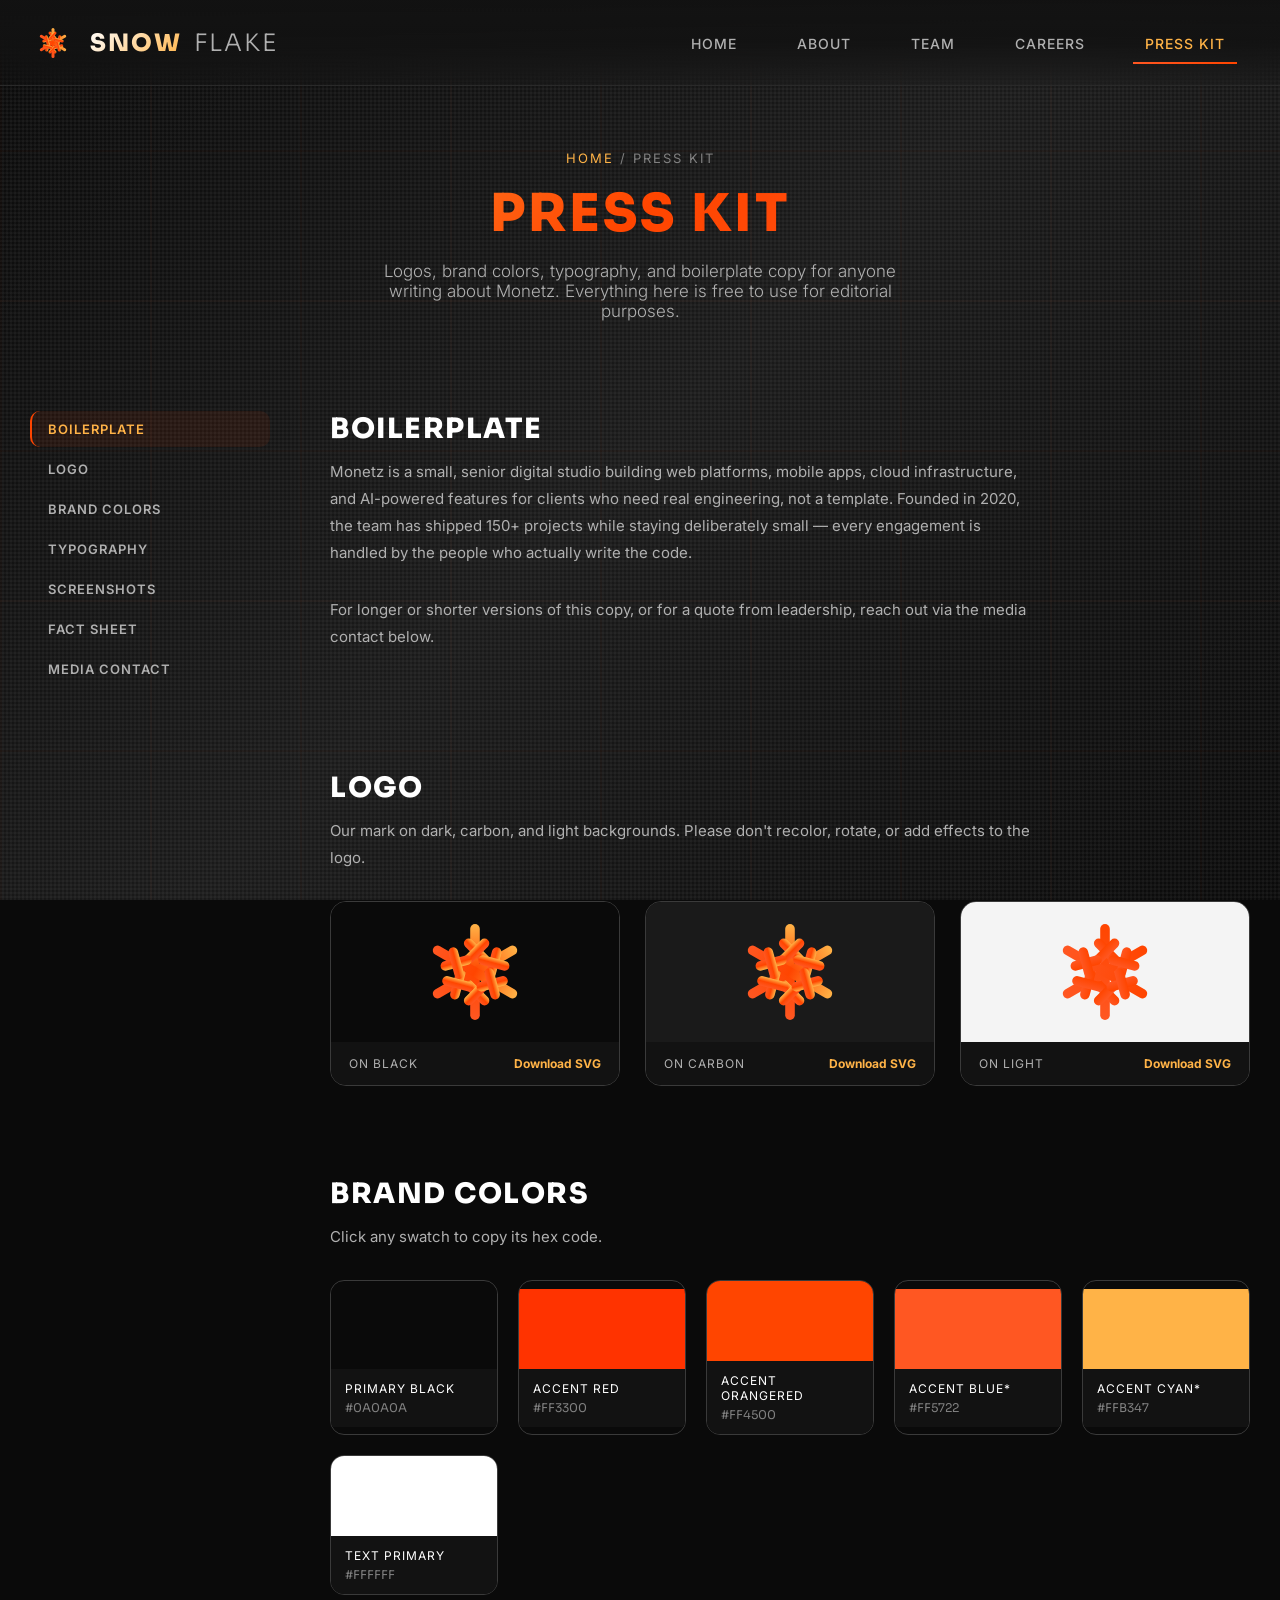
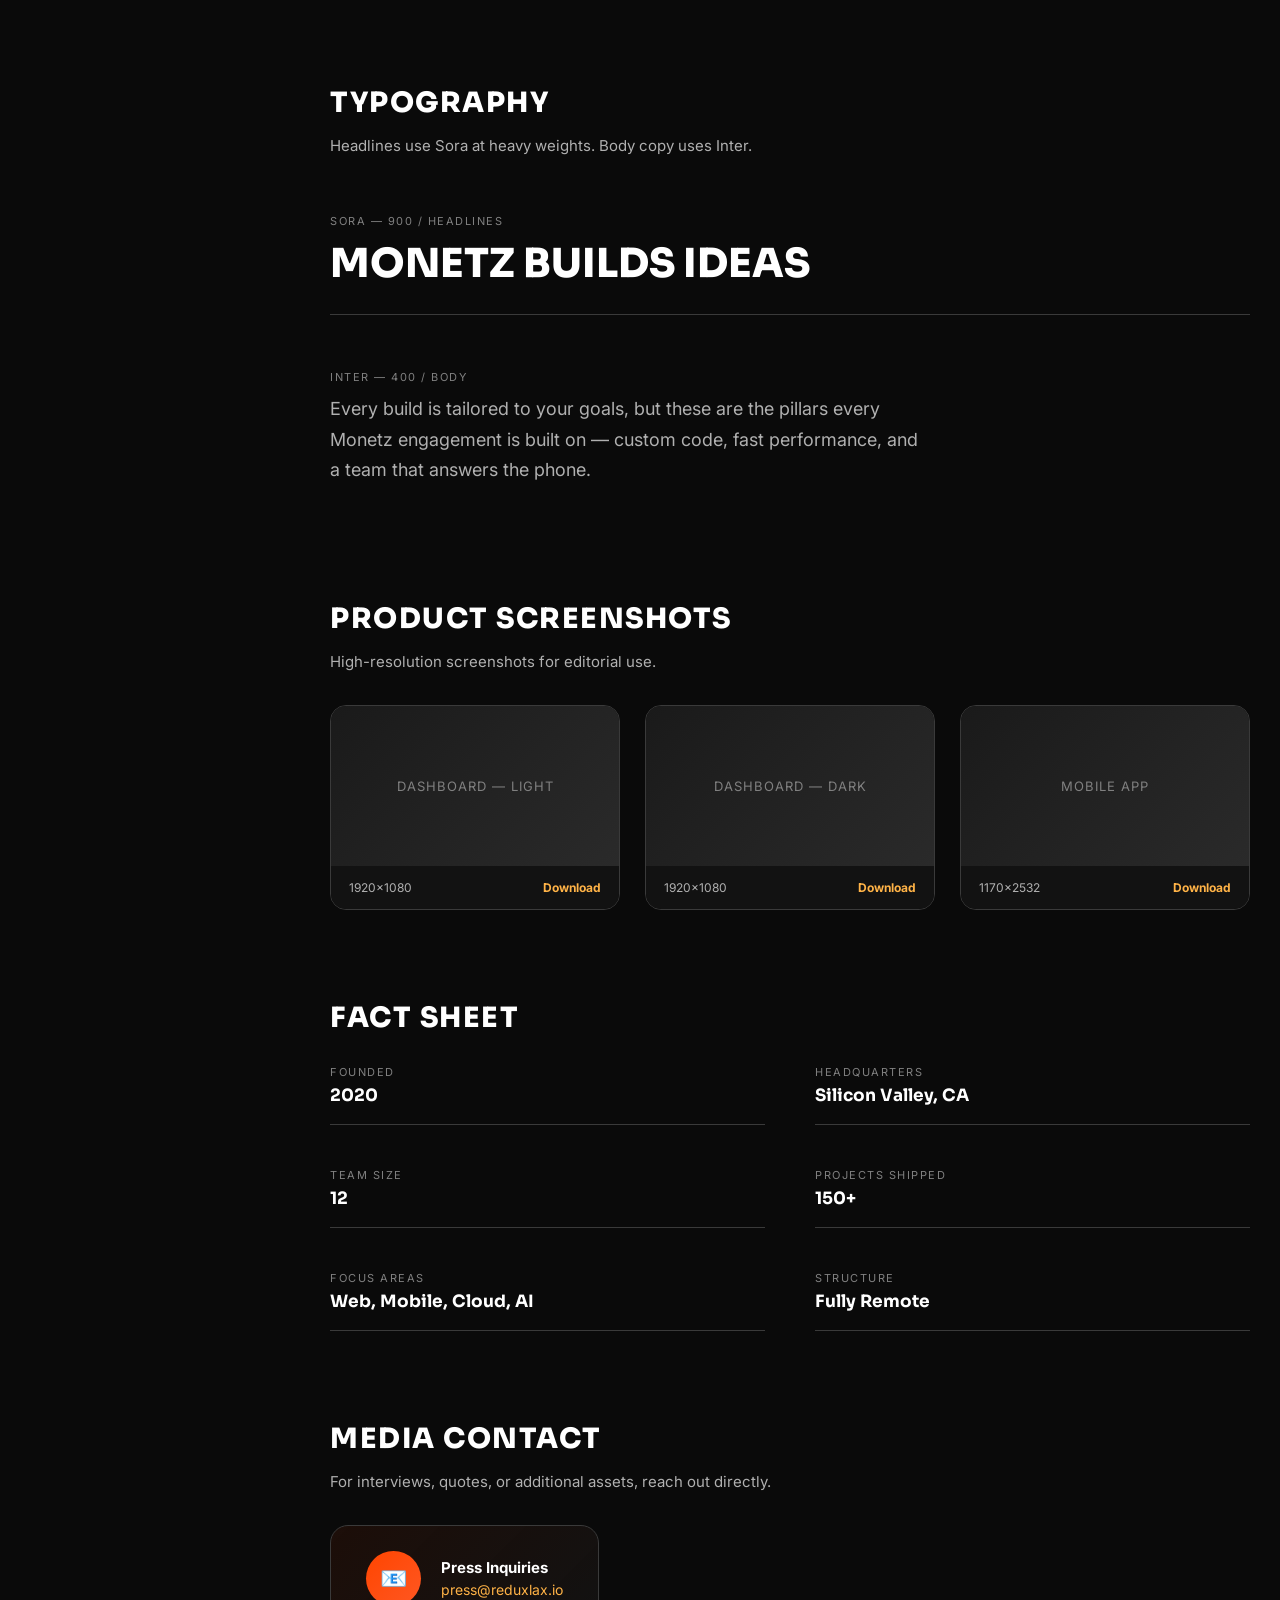
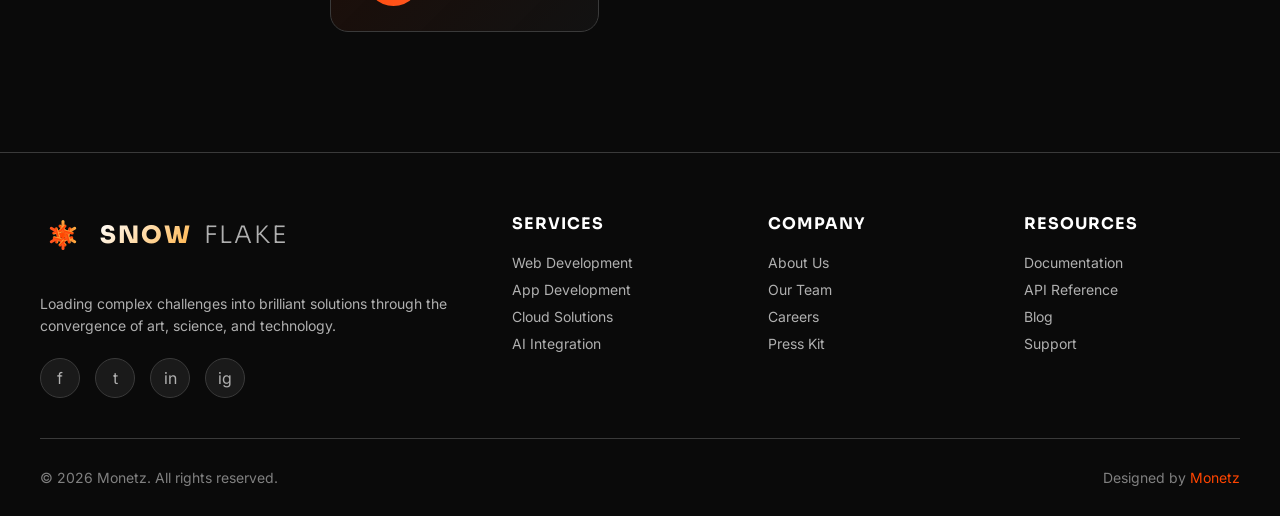
<file: company/press_kit.html>
<!DOCTYPE html>
<html lang="en">
<head>
    <meta charset="UTF-8">
    <meta name="viewport" content="width=device-width, initial-scale=1.0">
    <title>Press Kit - Monetz</title>
    <link rel="stylesheet" href="press_kit.css">
</head>
<body>
    <!-- Loading Screen -->
    <div class="loader" id="loader">
        <div class="loader-content">
            <div class="loader-redux">
                <div class="snowflake">
                    <span class="arm">
                        <span class="branch-bottom-l"></span>
                        <span class="branch-bottom-r"></span>
                    </span>
                    <span class="arm">
                        <span class="branch-bottom-l"></span>
                        <span class="branch-bottom-r"></span>
                    </span>
                    <span class="arm">
                        <span class="branch-bottom-l"></span>
                        <span class="branch-bottom-r"></span>
                    </span>
                </div>
            </div>
            <div style="color: var(--accent-purple); font-size: 18px; text-transform: uppercase; letter-spacing: 3px;">Loading...</div>
        </div>
    </div>

    <!-- Navigation Header -->
    <header class="header" id="header">
        <nav class="nav-container">
            <a href="../index.html#home" class="logo">
                <div class="logo-icon">
                    <div class="logo-redux">
                        <div class="snowflake">
                            <span class="arm">
                                <span class="branch-bottom-l"></span>
                                <span class="branch-bottom-r"></span>
                            </span>
                            <span class="arm">
                                <span class="branch-bottom-l"></span>
                                <span class="branch-bottom-r"></span>
                            </span>
                            <span class="arm">
                                <span class="branch-bottom-l"></span>
                                <span class="branch-bottom-r"></span>
                            </span>
                        </div>
                    </div>
                </div>
                <span class="logo-text">
                    <span class="redux">snow</span>
                    <span class="lax">flake</span>
                </span>
            </a>

            <ul class="nav-menu" id="navMenu">
                <li><a href="../index.html#home" class="nav-link">Home</a></li>
                <li><a href="about.html" class="nav-link">About</a></li>
                <li><a href="team.html" class="nav-link">Team</a></li>
                <li><a href="careers.html" class="nav-link">Careers</a></li>
                <li><a href="press_kit.html" class="nav-link active">Press Kit</a></li>
            </ul>

            <div class="menu-toggle" id="menuToggle">
                <span></span>
                <span></span>
                <span></span>
            </div>
        </nav>
    </header>

    <!-- Page Header -->
    <section class="press-page-header" id="home">
        <div class="breadcrumb">
            <a href="../index.html#home">Home</a> / Press Kit
        </div>
        <h1>Press Kit</h1>
        <p>
            Logos, brand colors, typography, and boilerplate copy for anyone writing
            about Monetz. Everything here is free to use for editorial purposes.
        </p>
    </section>

    <!-- Sidebar + Content -->
    <div class="press-layout">
        <nav class="press-sidebar" id="pressSidebar">
            <a href="#boilerplate" class="active">Boilerplate</a>
            <a href="#logo">Logo</a>
            <a href="#colors">Brand Colors</a>
            <a href="#typography">Typography</a>
            <a href="#screenshots">Screenshots</a>
            <a href="#fact-sheet">Fact Sheet</a>
            <a href="#media-contact">Media Contact</a>
        </nav>

        <div class="press-content">
            <div class="press-section" id="boilerplate">
                <h2>Boilerplate</h2>
                <p>
                    Monetz is a small, senior digital studio building web platforms, mobile
                    apps, cloud infrastructure, and AI-powered features for clients who need
                    real engineering, not a template. Founded in 2020, the team has shipped
                    150+ projects while staying deliberately small — every engagement is
                    handled by the people who actually write the code.
                </p>
                <p>
                    For longer or shorter versions of this copy, or for a quote from
                    leadership, reach out via the media contact below.
                </p>
            </div>

            <div class="press-section" id="logo">
                <h2>Logo</h2>
                <p>Our mark on dark, carbon, and light backgrounds. Please don't recolor, rotate, or add effects to the logo.</p>

                <div class="logo-swatch-grid">
                    <div class="logo-swatch">
                        <div class="logo-swatch-preview dark-bg">
                            <div class="snowflake">
                                <span class="arm">
                                    <span class="branch-bottom-l"></span>
                                    <span class="branch-bottom-r"></span>
                                </span>
                                <span class="arm">
                                    <span class="branch-bottom-l"></span>
                                    <span class="branch-bottom-r"></span>
                                </span>
                                <span class="arm">
                                    <span class="branch-bottom-l"></span>
                                    <span class="branch-bottom-r"></span>
                                </span>
                            </div>
                        </div>
                        <div class="logo-swatch-footer">
                            <span>On Black</span>
                            <a href="#" download>Download SVG</a>
                        </div>
                    </div>

                    <div class="logo-swatch">
                        <div class="logo-swatch-preview carbon-bg">
                            <div class="snowflake">
                                <span class="arm">
                                    <span class="branch-bottom-l"></span>
                                    <span class="branch-bottom-r"></span>
                                </span>
                                <span class="arm">
                                    <span class="branch-bottom-l"></span>
                                    <span class="branch-bottom-r"></span>
                                </span>
                                <span class="arm">
                                    <span class="branch-bottom-l"></span>
                                    <span class="branch-bottom-r"></span>
                                </span>
                            </div>
                        </div>
                        <div class="logo-swatch-footer">
                            <span>On Carbon</span>
                            <a href="#" download>Download SVG</a>
                        </div>
                    </div>

                    <div class="logo-swatch">
                        <div class="logo-swatch-preview light-bg">
                            <div class="snowflake">
                                <span class="arm">
                                    <span class="branch-bottom-l"></span>
                                    <span class="branch-bottom-r"></span>
                                </span>
                                <span class="arm">
                                    <span class="branch-bottom-l"></span>
                                    <span class="branch-bottom-r"></span>
                                </span>
                                <span class="arm">
                                    <span class="branch-bottom-l"></span>
                                    <span class="branch-bottom-r"></span>
                                </span>
                            </div>
                        </div>
                        <div class="logo-swatch-footer">
                            <span>On Light</span>
                            <a href="#" download>Download SVG</a>
                        </div>
                    </div>
                </div>
            </div>

            <div class="press-section" id="colors">
                <h2>Brand Colors</h2>
                <p>Click any swatch to copy its hex code.</p>

                <div class="color-swatch-grid" id="colorSwatchGrid">
                    <button class="color-swatch" data-hex="#0A0A0A">
                        <div class="color-swatch-preview" style="background:#0A0A0A"></div>
                        <div class="color-swatch-info">
                            <div class="color-swatch-name">Primary Black</div>
                            <div class="color-swatch-hex">#0A0A0A</div>
                        </div>
                    </button>

                    <button class="color-swatch" data-hex="#FF3300">
                        <div class="color-swatch-preview" style="background:#FF3300"></div>
                        <div class="color-swatch-info">
                            <div class="color-swatch-name">Accent Red</div>
                            <div class="color-swatch-hex">#FF3300</div>
                        </div>
                    </button>

                    <button class="color-swatch" data-hex="#FF4500">
                        <div class="color-swatch-preview" style="background:#FF4500"></div>
                        <div class="color-swatch-info">
                            <div class="color-swatch-name">Accent Orangered</div>
                            <div class="color-swatch-hex">#FF4500</div>
                        </div>
                    </button>

                    <button class="color-swatch" data-hex="#FF5722">
                        <div class="color-swatch-preview" style="background:#FF5722"></div>
                        <div class="color-swatch-info">
                            <div class="color-swatch-name">Accent Blue*</div>
                            <div class="color-swatch-hex">#FF5722</div>
                        </div>
                    </button>

                    <button class="color-swatch" data-hex="#FFB347">
                        <div class="color-swatch-preview" style="background:#FFB347"></div>
                        <div class="color-swatch-info">
                            <div class="color-swatch-name">Accent Cyan*</div>
                            <div class="color-swatch-hex">#FFB347</div>
                        </div>
                    </button>

                    <button class="color-swatch" data-hex="#FFFFFF">
                        <div class="color-swatch-preview" style="background:#FFFFFF"></div>
                        <div class="color-swatch-info">
                            <div class="color-swatch-name">Text Primary</div>
                            <div class="color-swatch-hex">#FFFFFF</div>
                        </div>
                    </button>
                </div>
            </div>

            <div class="press-section" id="typography">
                <h2>Typography</h2>
                <p>Headlines use Sora at heavy weights. Body copy uses Inter.</p>

                <div class="type-specimen">
                    <div class="type-specimen-row">
                        <div class="type-specimen-label">Sora — 900 / Headlines</div>
                        <div class="type-specimen-sample sora">Monetz Builds Ideas</div>
                    </div>
                    <div class="type-specimen-row">
                        <div class="type-specimen-label">Inter — 400 / Body</div>
                        <div class="type-specimen-sample inter">
                            Every build is tailored to your goals, but these are the pillars
                            every Monetz engagement is built on — custom code, fast performance,
                            and a team that answers the phone.
                        </div>
                    </div>
                </div>
            </div>

            <div class="press-section" id="screenshots">
                <h2>Product Screenshots</h2>
                <p>High-resolution screenshots for editorial use.</p>

                <div class="screenshot-grid">
                    <div class="screenshot-card">
                        <div class="screenshot-placeholder">Dashboard — Light</div>
                        <div class="screenshot-footer">
                            <span>1920×1080</span>
                            <a href="#" download>Download</a>
                        </div>
                    </div>

                    <div class="screenshot-card">
                        <div class="screenshot-placeholder">Dashboard — Dark</div>
                        <div class="screenshot-footer">
                            <span>1920×1080</span>
                            <a href="#" download>Download</a>
                        </div>
                    </div>

                    <div class="screenshot-card">
                        <div class="screenshot-placeholder">Mobile App</div>
                        <div class="screenshot-footer">
                            <span>1170×2532</span>
                            <a href="#" download>Download</a>
                        </div>
                    </div>
                </div>
            </div>

            <div class="press-section" id="fact-sheet">
                <h2>Fact Sheet</h2>

                <div class="fact-sheet">
                    <div class="fact-item">
                        <div class="fact-label">Founded</div>
                        <div class="fact-value">2020</div>
                    </div>
                    <div class="fact-item">
                        <div class="fact-label">Headquarters</div>
                        <div class="fact-value">Silicon Valley, CA</div>
                    </div>
                    <div class="fact-item">
                        <div class="fact-label">Team Size</div>
                        <div class="fact-value">12</div>
                    </div>
                    <div class="fact-item">
                        <div class="fact-label">Projects Shipped</div>
                        <div class="fact-value">150+</div>
                    </div>
                    <div class="fact-item">
                        <div class="fact-label">Focus Areas</div>
                        <div class="fact-value">Web, Mobile, Cloud, AI</div>
                    </div>
                    <div class="fact-item">
                        <div class="fact-label">Structure</div>
                        <div class="fact-value">Fully Remote</div>
                    </div>
                </div>
            </div>

            <div class="press-section" id="media-contact">
                <h2>Media Contact</h2>
                <p>For interviews, quotes, or additional assets, reach out directly.</p>

                <div class="media-contact-card">
                    <div class="media-contact-icon">📧</div>
                    <div>
                        <h4>Press Inquiries</h4>
                        <p>press@reduxlax.io</p>
                    </div>
                </div>
            </div>
        </div>
    </div>

    <!-- Footer -->
    <footer class="footer">
        <div class="footer-content">
            <div class="footer-brand">
                <div class="footer-logo">
                    <div class="logo-icon">
                        <div class="logo-redux">
                            <div class="snowflake">
                                <span class="arm">
                                    <span class="branch-bottom-l"></span>
                                    <span class="branch-bottom-r"></span>
                                </span>
                                <span class="arm">
                                    <span class="branch-bottom-l"></span>
                                    <span class="branch-bottom-r"></span>
                                </span>
                                <span class="arm">
                                    <span class="branch-bottom-l"></span>
                                    <span class="branch-bottom-r"></span>
                                </span>
                            </div>
                        </div>
                    </div>
                    <span class="logo-text">
                        <span class="redux">snow</span>
                        <span class="lax">flake</span>
                    </span>
                </div>
                <p class="footer-description">
                    Loading complex challenges into brilliant solutions through the convergence of art, science, and technology.
                </p>
                <div class="footer-social">
                    <a href="#" class="social-icon">f</a>
                    <a href="#" class="social-icon">t</a>
                    <a href="#" class="social-icon">in</a>
                    <a href="#" class="social-icon">ig</a>
                </div>
            </div>

            <div class="footer-section">
                <h4>Services</h4>
                <div class="footer-links">
                    <a href="../services/web_development.html">Web Development</a>
                    <a href="../services/app_development.html">App Development</a>
                    <a href="../services/cloud_solutions.html">Cloud Solutions</a>
                    <a href="../services/ai_integration.html">AI Integration</a>
                </div>
            </div>

            <div class="footer-section">
                <h4>Company</h4>
                <div class="footer-links">
                    <a href="about.html">About Us</a>
                    <a href="team.html">Our Team</a>
                    <a href="careers.html">Careers</a>
                    <a href="press_kit.html">Press Kit</a>
                </div>
            </div>

            <div class="footer-section">
                <h4>Resources</h4>
                <div class="footer-links">
                    <a href="../resources/docs.html">Documentation</a>
                    <a href="../resources/api_reference.html">API Reference</a>
                    <a href="../resources/blog.html">Blog</a>
                    <a href="../resources/support.html">Support</a>
                </div>
            </div>
        </div>

        <div class="footer-bottom">
            <div class="copyright">
                © 2026 Monetz. All rights reserved.
            </div>
            <div class="footer-credits">
                Designed by <a href="#" rel="nofollow" target="_blank">Monetz</a>
            </div>
        </div>
    </footer>

    <script src="press_kit.js"></script>
</body>
</html>
</file>
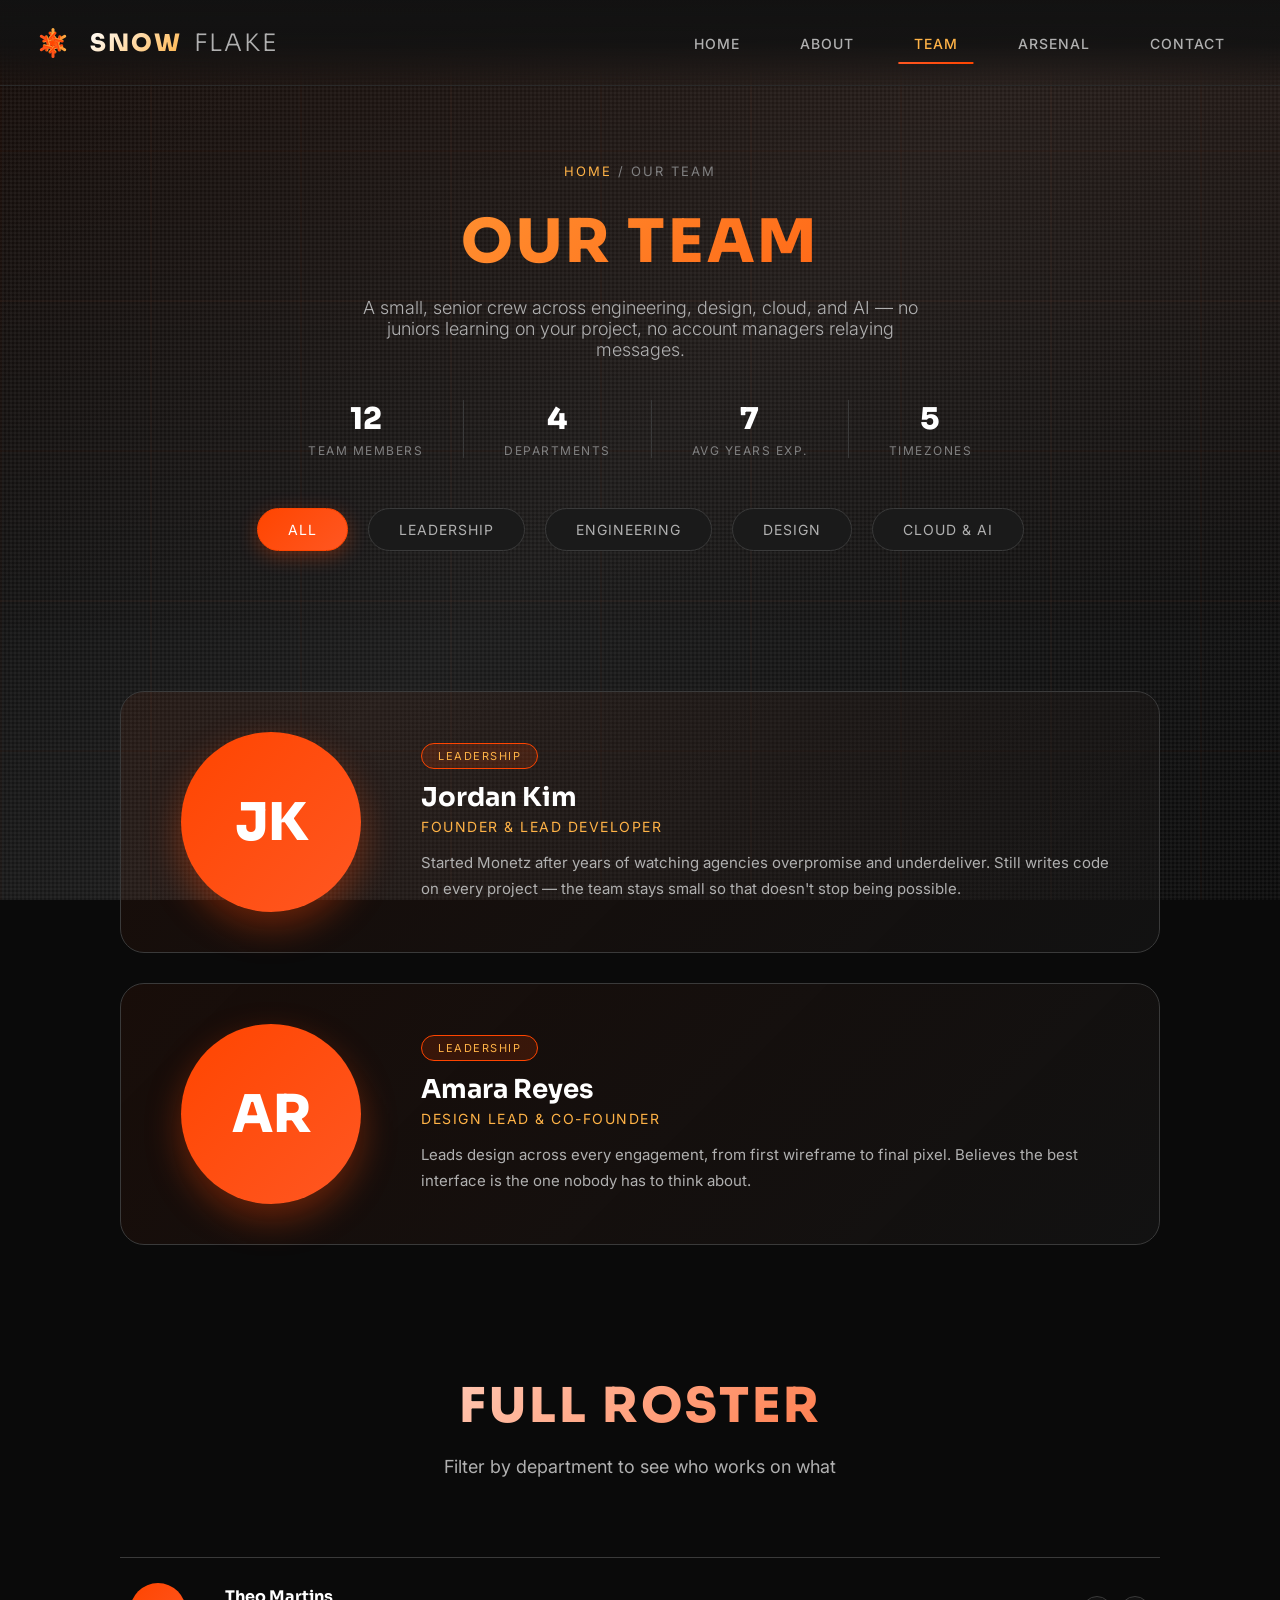
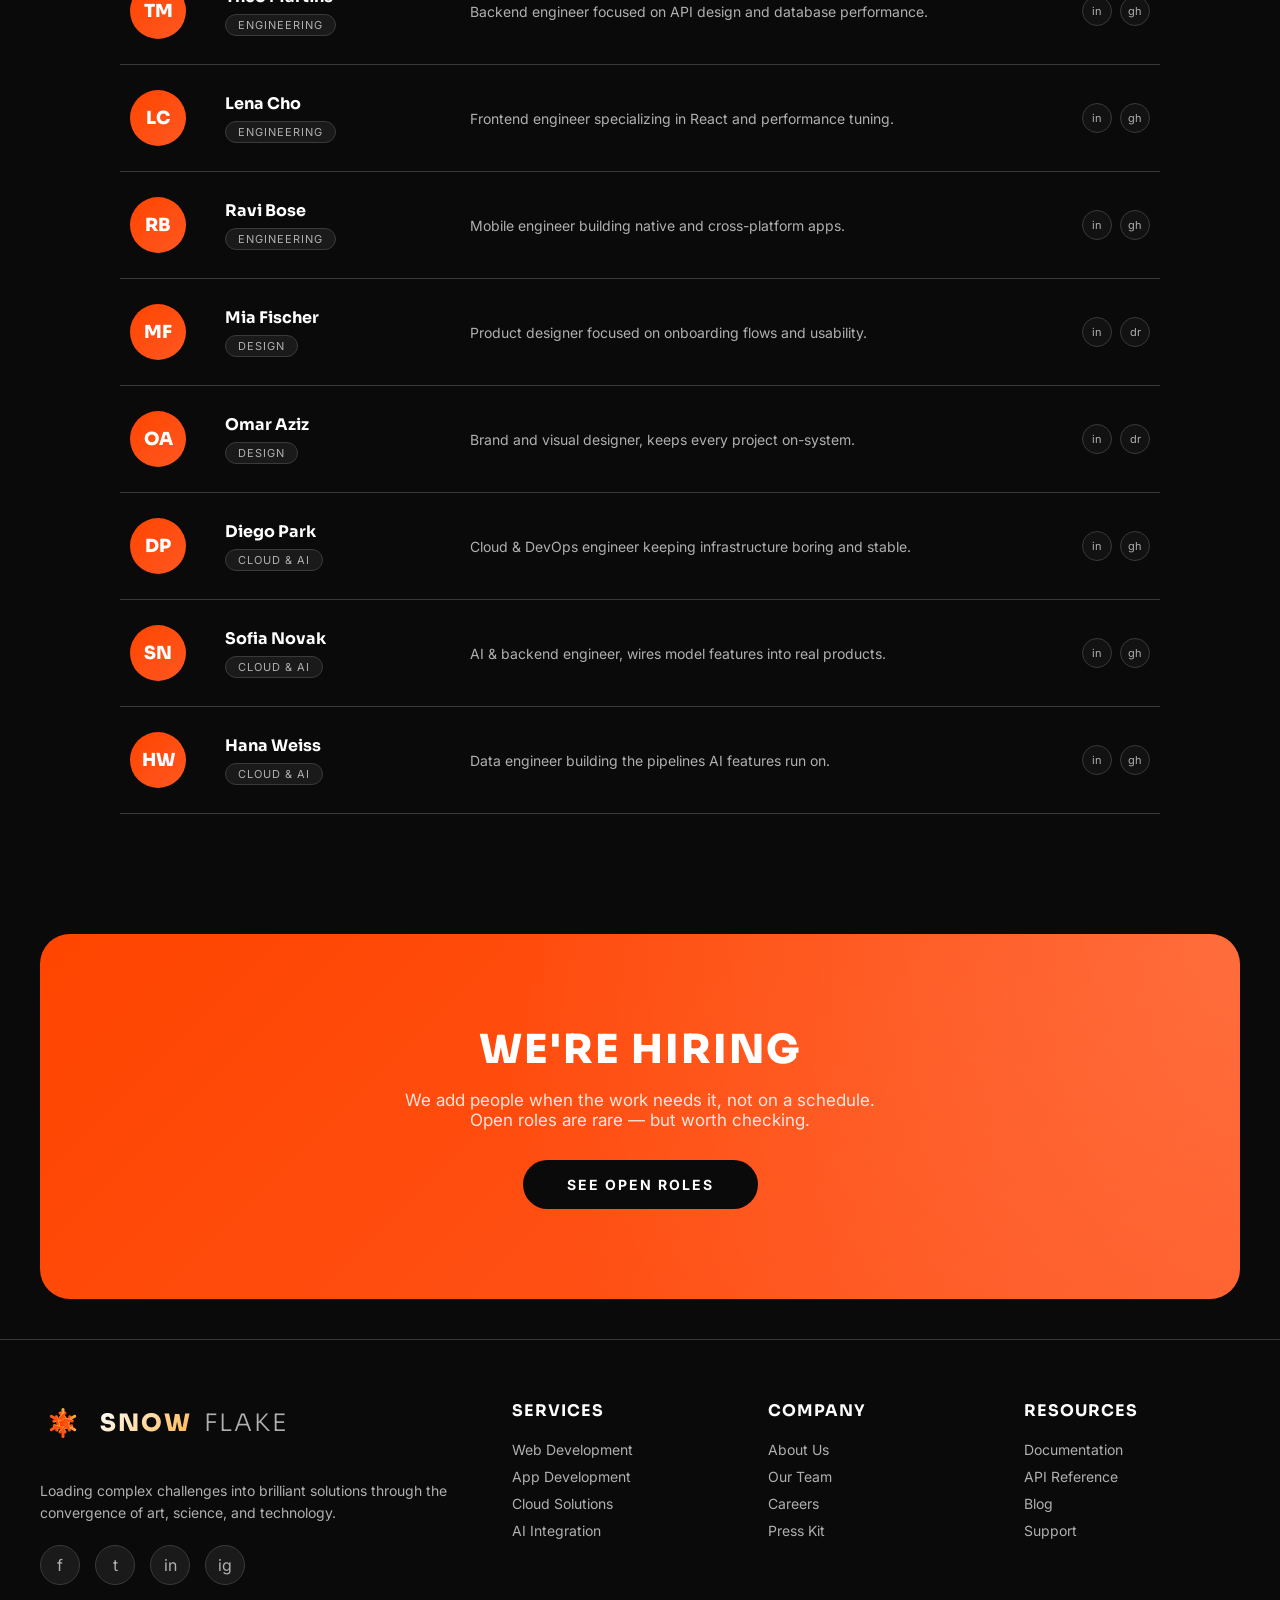
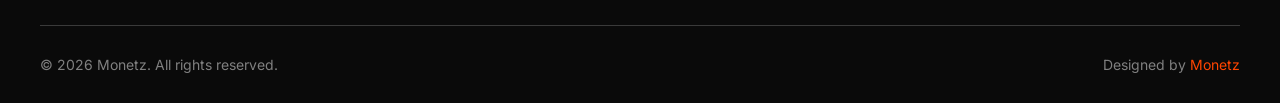
<file: company/team.html>
<!DOCTYPE html>
<html lang="en">
<head>
    <meta charset="UTF-8">
    <meta name="viewport" content="width=device-width, initial-scale=1.0">
    <title>Our Team - Monetz</title>
    <link rel="stylesheet" href="team.css">
</head>
<body>
    <!-- Loading Screen -->
    <div class="loader" id="loader">
        <div class="loader-content">
            <div class="loader-redux">
                <div class="snowflake">
                    <span class="arm">
                        <span class="branch-bottom-l"></span>
                        <span class="branch-bottom-r"></span>
                    </span>
                    <span class="arm">
                        <span class="branch-bottom-l"></span>
                        <span class="branch-bottom-r"></span>
                    </span>
                    <span class="arm">
                        <span class="branch-bottom-l"></span>
                        <span class="branch-bottom-r"></span>
                    </span>
                </div>
            </div>
            <div style="color: var(--accent-purple); font-size: 18px; text-transform: uppercase; letter-spacing: 3px;">Loading...</div>
        </div>
    </div>

    <!-- Navigation Header -->
    <header class="header" id="header">
        <nav class="nav-container">
            <a href="../index.html#home" class="logo">
                <div class="logo-icon">
                    <div class="logo-redux">
                        <div class="snowflake">
                            <span class="arm">
                                <span class="branch-bottom-l"></span>
                                <span class="branch-bottom-r"></span>
                            </span>
                            <span class="arm">
                                <span class="branch-bottom-l"></span>
                                <span class="branch-bottom-r"></span>
                            </span>
                            <span class="arm">
                                <span class="branch-bottom-l"></span>
                                <span class="branch-bottom-r"></span>
                            </span>
                        </div>
                    </div>
                </div>
                <span class="logo-text">
                    <span class="redux">snow</span>
                    <span class="lax">flake</span>
                </span>
            </a>

            <ul class="nav-menu" id="navMenu">
                <li><a href="../index.html#home" class="nav-link">Home</a></li>
                <li><a href="../index.html#about" class="nav-link">About</a></li>
                <li><a href="team.html" class="nav-link active">Team</a></li>
                <li><a href="../index.html#skills" class="nav-link">Arsenal</a></li>
                <li><a href="../index.html#contact" class="nav-link">Contact</a></li>
            </ul>

            <div class="menu-toggle" id="menuToggle">
                <span></span>
                <span></span>
                <span></span>
            </div>
        </nav>
    </header>

    <!-- Banner Hero -->
    <section class="team-hero-banner" id="home">
        <div class="breadcrumb">
            <a href="../index.html#home">Home</a> / Our Team
        </div>
        <h1>Our Team</h1>
        <p>
            A small, senior crew across engineering, design, cloud, and AI — no juniors
            learning on your project, no account managers relaying messages.
        </p>

        <div class="team-stat-strip">
            <div class="strip-item">
                <div class="strip-number">12</div>
                <div class="strip-label">Team Members</div>
            </div>
            <div class="strip-item">
                <div class="strip-number">4</div>
                <div class="strip-label">Departments</div>
            </div>
            <div class="strip-item">
                <div class="strip-number">7</div>
                <div class="strip-label">Avg Years Exp.</div>
            </div>
            <div class="strip-item">
                <div class="strip-number">5</div>
                <div class="strip-label">Timezones</div>
            </div>
        </div>

        <div class="skill-categories" id="deptFilters">
            <div class="category-tab active" data-dept="all">All</div>
            <div class="category-tab" data-dept="leadership">Leadership</div>
            <div class="category-tab" data-dept="engineering">Engineering</div>
            <div class="category-tab" data-dept="design">Design</div>
            <div class="category-tab" data-dept="cloud-ai">Cloud &amp; AI</div>
        </div>
    </section>

    <!-- Leadership Spotlight -->
    <section class="spotlight-section" id="leadership">
        <div class="spotlight-card">
            <div class="spotlight-avatar">JK</div>
            <div>
                <div class="spotlight-badge">Leadership</div>
                <div class="spotlight-name">Jordan Kim</div>
                <div class="spotlight-role">Founder & Lead Developer</div>
                <p class="spotlight-bio">
                    Started Monetz after years of watching agencies overpromise and
                    underdeliver. Still writes code on every project — the team stays
                    small so that doesn't stop being possible.
                </p>
            </div>
        </div>

        <div class="spotlight-card">
            <div class="spotlight-avatar">AR</div>
            <div>
                <div class="spotlight-badge">Leadership</div>
                <div class="spotlight-name">Amara Reyes</div>
                <div class="spotlight-role">Design Lead & Co-Founder</div>
                <p class="spotlight-bio">
                    Leads design across every engagement, from first wireframe to final
                    pixel. Believes the best interface is the one nobody has to think about.
                </p>
            </div>
        </div>
    </section>

    <!-- Roster -->
    <section class="roster-section" id="roster">
        <div class="section-header">
            <h2 class="section-title">Full Roster</h2>
            <p class="section-subtitle">Filter by department to see who works on what</p>
        </div>

        <div class="roster-list" id="rosterList">
            <div class="roster-row" data-dept="engineering">
                <div class="roster-avatar">TM</div>
                <div>
                    <div class="roster-name">Theo Martins</div>
                    <span class="dept-tag">Engineering</span>
                </div>
                <p class="roster-bio">Backend engineer focused on API design and database performance.</p>
                <div class="roster-social">
                    <a href="#" aria-label="LinkedIn">in</a>
                    <a href="#" aria-label="GitHub">gh</a>
                </div>
            </div>

            <div class="roster-row" data-dept="engineering">
                <div class="roster-avatar">LC</div>
                <div>
                    <div class="roster-name">Lena Cho</div>
                    <span class="dept-tag">Engineering</span>
                </div>
                <p class="roster-bio">Frontend engineer specializing in React and performance tuning.</p>
                <div class="roster-social">
                    <a href="#" aria-label="LinkedIn">in</a>
                    <a href="#" aria-label="GitHub">gh</a>
                </div>
            </div>

            <div class="roster-row" data-dept="engineering">
                <div class="roster-avatar">RB</div>
                <div>
                    <div class="roster-name">Ravi Bose</div>
                    <span class="dept-tag">Engineering</span>
                </div>
                <p class="roster-bio">Mobile engineer building native and cross-platform apps.</p>
                <div class="roster-social">
                    <a href="#" aria-label="LinkedIn">in</a>
                    <a href="#" aria-label="GitHub">gh</a>
                </div>
            </div>

            <div class="roster-row" data-dept="design">
                <div class="roster-avatar">MF</div>
                <div>
                    <div class="roster-name">Mia Fischer</div>
                    <span class="dept-tag">Design</span>
                </div>
                <p class="roster-bio">Product designer focused on onboarding flows and usability.</p>
                <div class="roster-social">
                    <a href="#" aria-label="LinkedIn">in</a>
                    <a href="#" aria-label="Dribbble">dr</a>
                </div>
            </div>

            <div class="roster-row" data-dept="design">
                <div class="roster-avatar">OA</div>
                <div>
                    <div class="roster-name">Omar Aziz</div>
                    <span class="dept-tag">Design</span>
                </div>
                <p class="roster-bio">Brand and visual designer, keeps every project on-system.</p>
                <div class="roster-social">
                    <a href="#" aria-label="LinkedIn">in</a>
                    <a href="#" aria-label="Dribbble">dr</a>
                </div>
            </div>

            <div class="roster-row" data-dept="cloud-ai">
                <div class="roster-avatar">DP</div>
                <div>
                    <div class="roster-name">Diego Park</div>
                    <span class="dept-tag">Cloud &amp; AI</span>
                </div>
                <p class="roster-bio">Cloud & DevOps engineer keeping infrastructure boring and stable.</p>
                <div class="roster-social">
                    <a href="#" aria-label="LinkedIn">in</a>
                    <a href="#" aria-label="GitHub">gh</a>
                </div>
            </div>

            <div class="roster-row" data-dept="cloud-ai">
                <div class="roster-avatar">SN</div>
                <div>
                    <div class="roster-name">Sofia Novak</div>
                    <span class="dept-tag">Cloud &amp; AI</span>
                </div>
                <p class="roster-bio">AI & backend engineer, wires model features into real products.</p>
                <div class="roster-social">
                    <a href="#" aria-label="LinkedIn">in</a>
                    <a href="#" aria-label="GitHub">gh</a>
                </div>
            </div>

            <div class="roster-row" data-dept="cloud-ai">
                <div class="roster-avatar">HW</div>
                <div>
                    <div class="roster-name">Hana Weiss</div>
                    <span class="dept-tag">Cloud &amp; AI</span>
                </div>
                <p class="roster-bio">Data engineer building the pipelines AI features run on.</p>
                <div class="roster-social">
                    <a href="#" aria-label="LinkedIn">in</a>
                    <a href="#" aria-label="GitHub">gh</a>
                </div>
            </div>
        </div>
    </section>

    <!-- Join CTA -->
    <div class="cta-banner">
        <h2>We're Hiring</h2>
        <p>We add people when the work needs it, not on a schedule. Open roles are rare — but worth checking.</p>
        <a href="../index.html#contact" class="btn-light">See Open Roles</a>
    </div>

    <br><br>

    <!-- Footer -->
    <footer class="footer">
        <div class="footer-content">
            <div class="footer-brand">
                <div class="footer-logo">
                    <div class="logo-icon">
                        <div class="logo-redux">
                            <div class="snowflake">
                                <span class="arm">
                                    <span class="branch-bottom-l"></span>
                                    <span class="branch-bottom-r"></span>
                                </span>
                                <span class="arm">
                                    <span class="branch-bottom-l"></span>
                                    <span class="branch-bottom-r"></span>
                                </span>
                                <span class="arm">
                                    <span class="branch-bottom-l"></span>
                                    <span class="branch-bottom-r"></span>
                                </span>
                            </div>
                        </div>
                    </div>
                    <span class="logo-text">
                        <span class="redux">snow</span>
                        <span class="lax">flake</span>
                    </span>
                </div>
                <p class="footer-description">
                    Loading complex challenges into brilliant solutions through the convergence of art, science, and technology.
                </p>
                <div class="footer-social">
                    <a href="#" class="social-icon">f</a>
                    <a href="#" class="social-icon">t</a>
                    <a href="#" class="social-icon">in</a>
                    <a href="#" class="social-icon">ig</a>
                </div>
            </div>

            <div class="footer-section">
                <h4>Services</h4>
                <div class="footer-links">
                    <a href="../services/web_development.html">Web Development</a>
                    <a href="../services/app_development.html">App Development</a>
                    <a href="../services/cloud_solutions.html">Cloud Solutions</a>
                    <a href="../services/ai_integration.html">AI Integration</a>
                </div>
            </div>

            <div class="footer-section">
                <h4>Company</h4>
                <div class="footer-links">
                    <a href="about.html">About Us</a>
                    <a href="team.html">Our Team</a>
                    <a href="careers.html">Careers</a>
                    <a href="press_kit.html">Press Kit</a>
                </div>
            </div>

            <div class="footer-section">
                <h4>Resources</h4>
                <div class="footer-links">
                    <a href="../resources/docs.html">Documentation</a>
                    <a href="../resources/api_reference.html">API Reference</a>
                    <a href="../resources/blog.html">Blog</a>
                    <a href="../resources/support.html">Support</a>
                </div>
            </div>
        </div>

        <div class="footer-bottom">
            <div class="copyright">
                © 2026 Monetz. All rights reserved.
            </div>
            <div class="footer-credits">
                Designed by <a href="#" rel="nofollow" target="_blank">Monetz</a>
            </div>
        </div>
    </footer>

    <script src="team.js"></script>
</body>
</html>
</file>
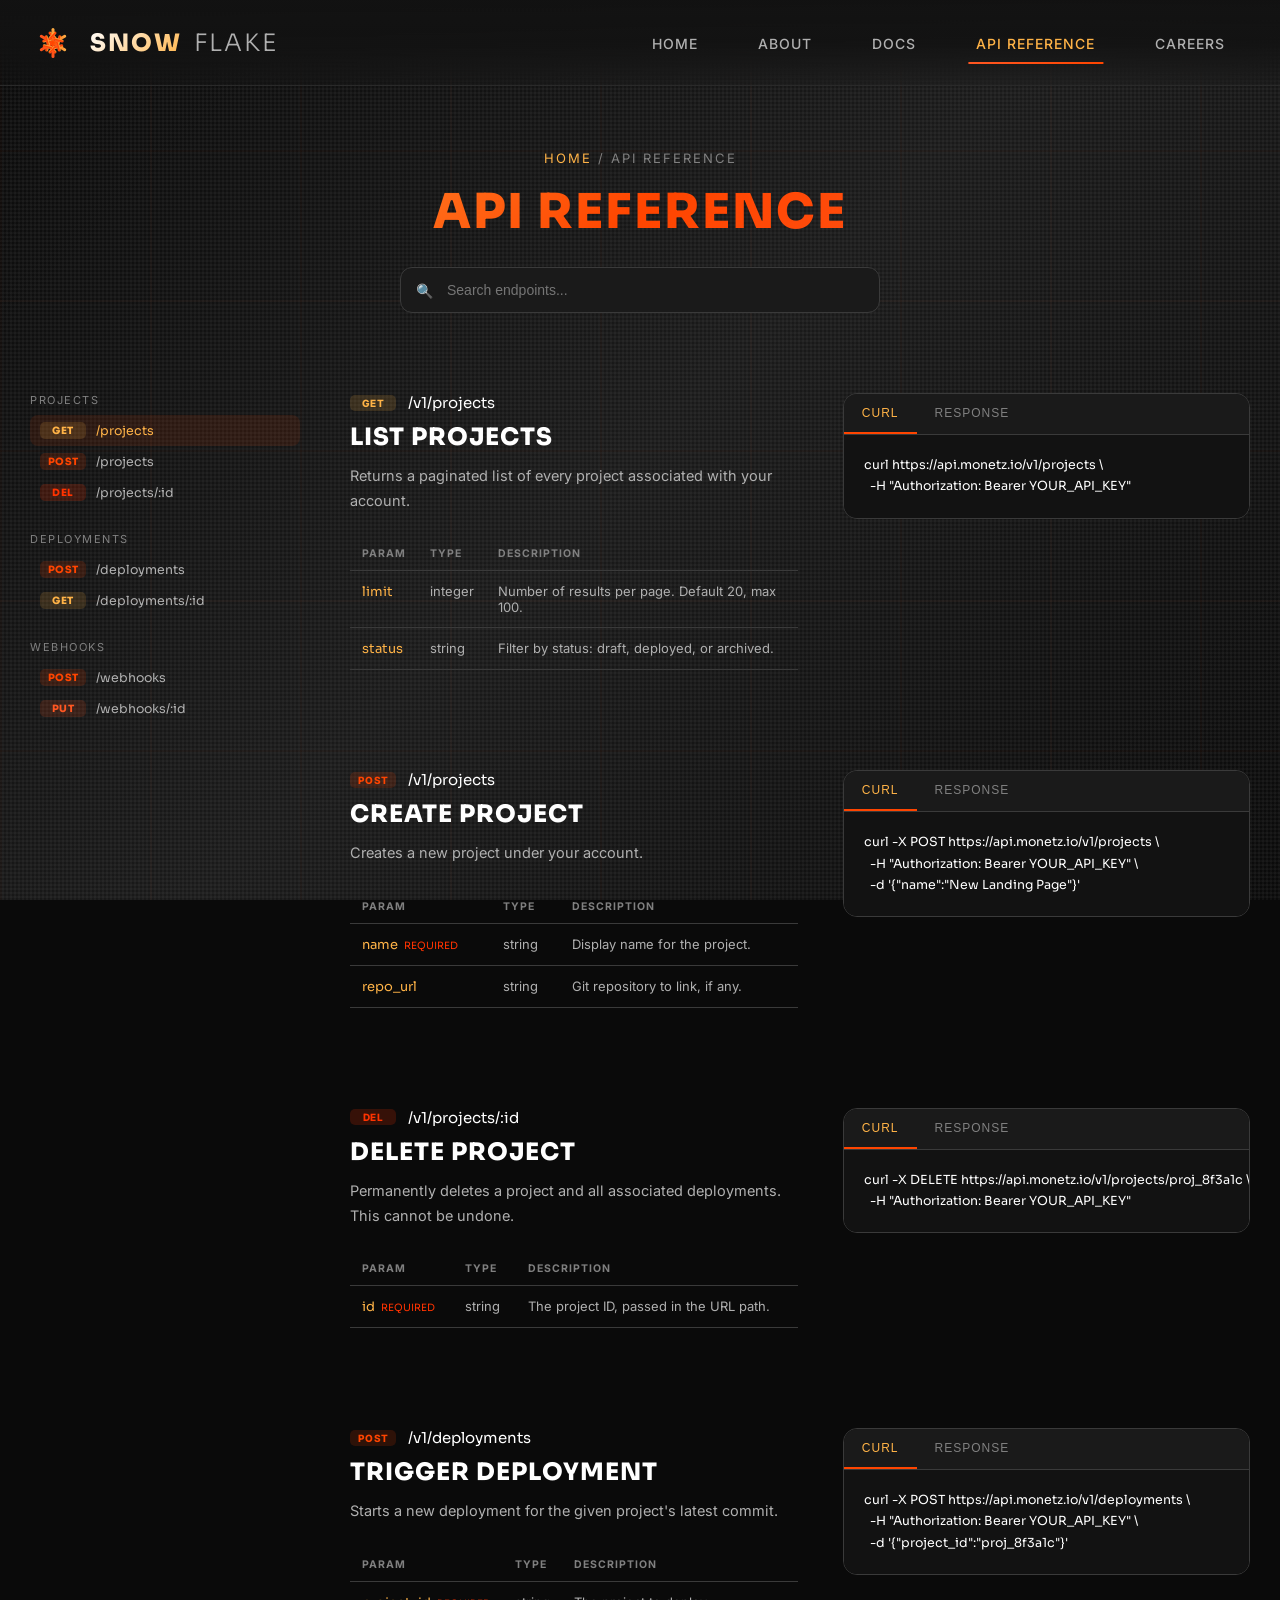
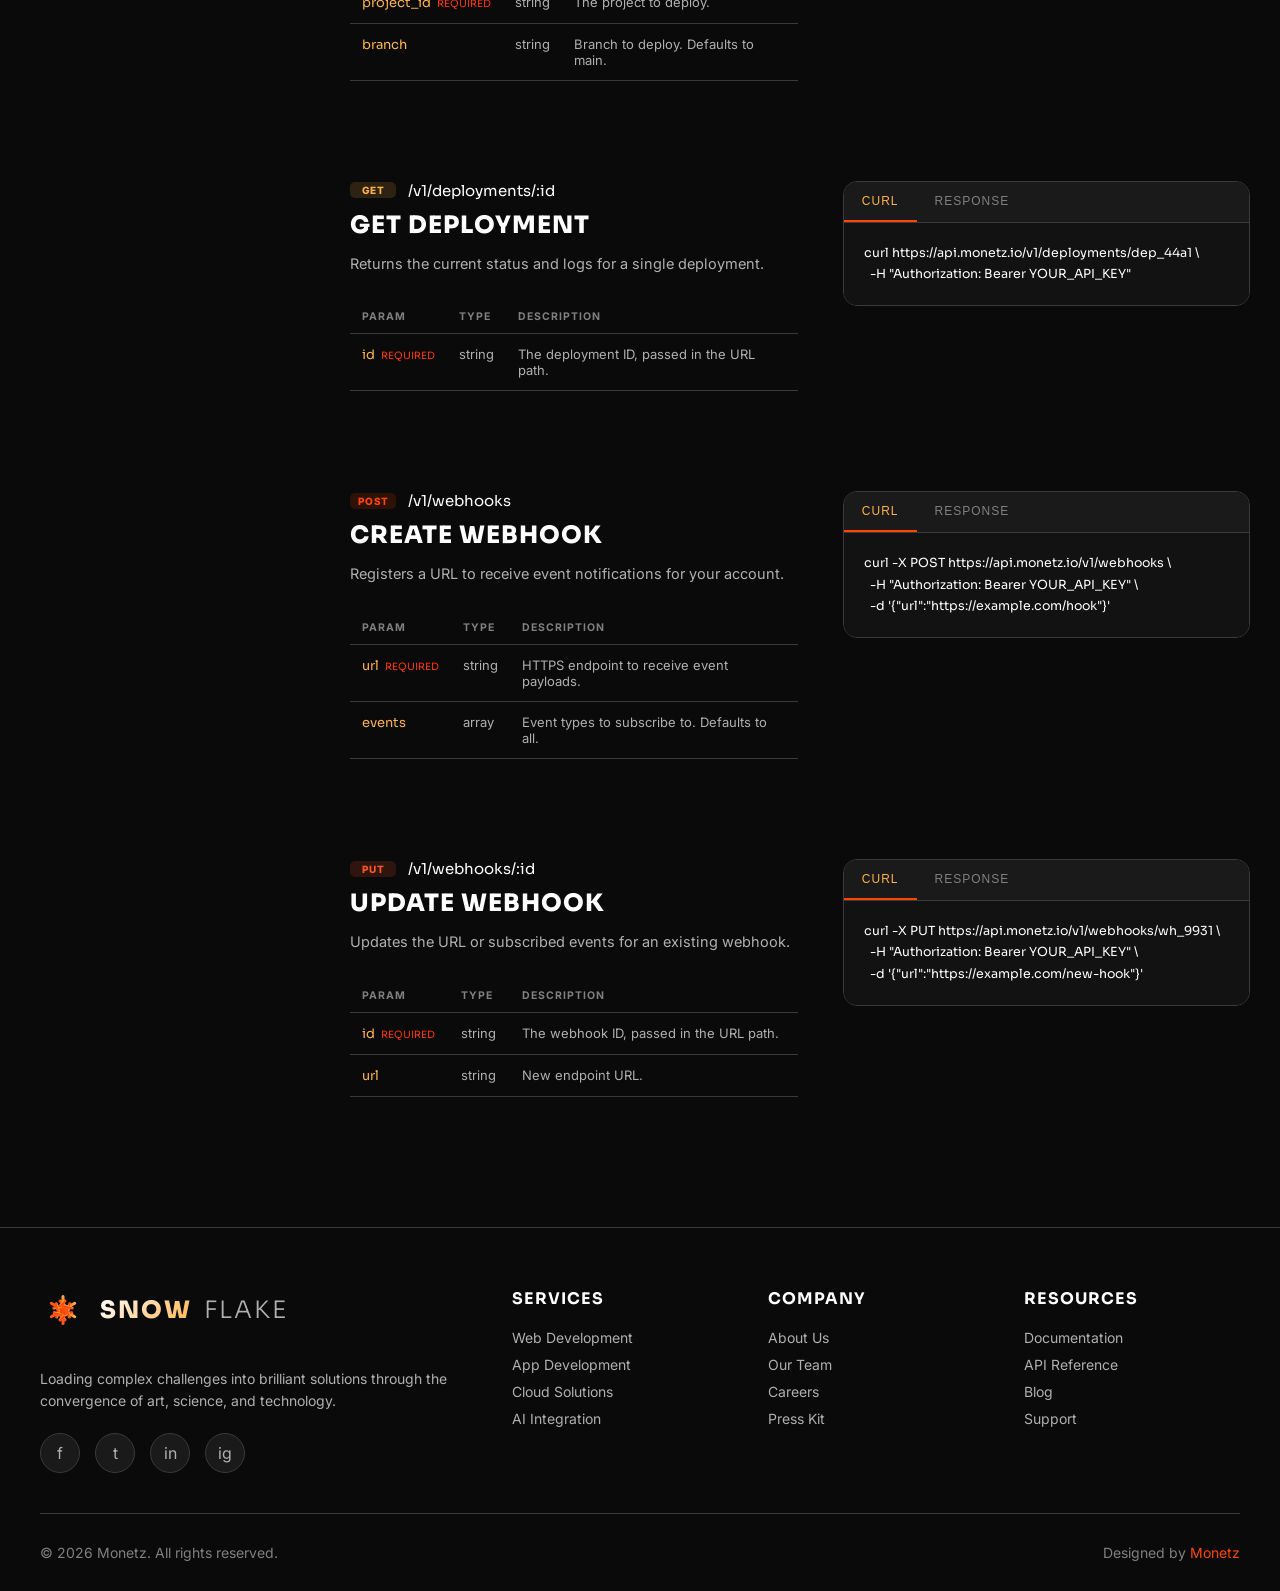
<file: resources/api_reference.html>
<!DOCTYPE html>
<html lang="en">
<head>
    <meta charset="UTF-8">
    <meta name="viewport" content="width=device-width, initial-scale=1.0">
    <title>API Reference - Monetz</title>
    <link rel="stylesheet" href="api_reference.css">
</head>
<body>
    <!-- Loading Screen -->
    <div class="loader" id="loader">
        <div class="loader-content">
            <div class="loader-redux">
                <div class="snowflake">
                    <span class="arm">
                        <span class="branch-bottom-l"></span>
                        <span class="branch-bottom-r"></span>
                    </span>
                    <span class="arm">
                        <span class="branch-bottom-l"></span>
                        <span class="branch-bottom-r"></span>
                    </span>
                    <span class="arm">
                        <span class="branch-bottom-l"></span>
                        <span class="branch-bottom-r"></span>
                    </span>
                </div>
            </div>
            <div style="color: var(--accent-purple); font-size: 18px; text-transform: uppercase; letter-spacing: 3px;">Loading...</div>
        </div>
    </div>

    <!-- Navigation Header -->
    <header class="header" id="header">
        <nav class="nav-container">
            <a href="../index.html#home" class="logo">
                <div class="logo-icon">
                    <div class="logo-redux">
                        <div class="snowflake">
                            <span class="arm">
                                <span class="branch-bottom-l"></span>
                                <span class="branch-bottom-r"></span>
                            </span>
                            <span class="arm">
                                <span class="branch-bottom-l"></span>
                                <span class="branch-bottom-r"></span>
                            </span>
                            <span class="arm">
                                <span class="branch-bottom-l"></span>
                                <span class="branch-bottom-r"></span>
                            </span>
                        </div>
                    </div>
                </div>
                <span class="logo-text">
                    <span class="redux">snow</span>
                    <span class="lax">flake</span>
                </span>
            </a>

            <ul class="nav-menu" id="navMenu">
                <li><a href="../index.html#home" class="nav-link">Home</a></li>
                <li><a href="../company/about.html#about" class="nav-link">About</a></li>
                <li><a href="docs.html" class="nav-link">Docs</a></li>
                <li><a href="api_reference.html" class="nav-link active">API Reference</a></li>
                <li><a href="../company/careers.html" class="nav-link">Careers</a></li>
            </ul>

            <div class="menu-toggle" id="menuToggle">
                <span></span>
                <span></span>
                <span></span>
            </div>
        </nav>
    </header>

    <!-- Page Header -->
    <section class="api-page-header" id="home">
        <div class="breadcrumb">
            <a href="../index.html#home">Home</a> / API Reference
        </div>
        <h1>API Reference</h1>
        <div class="docs-search">
            <span class="docs-search-icon">🔍</span>
            <input type="text" placeholder="Search endpoints..." id="searchInput" autocomplete="off">
        </div>
    </section>

    <!-- Two-Column Layout -->
    <div class="api-layout">
        <!-- Left: endpoint sidebar -->
        <nav class="api-sidebar" id="apiSidebar">
            <div class="api-sidebar-group">
                <div class="api-sidebar-group-label">Projects</div>
                <a href="#list-projects" class="api-link"><span class="method-badge get">GET</span> /projects</a>
                <a href="#create-project" class="api-link"><span class="method-badge post">POST</span> /projects</a>
                <a href="#delete-project" class="api-link"><span class="method-badge delete">DEL</span> /projects/:id</a>
            </div>
            <div class="api-sidebar-group">
                <div class="api-sidebar-group-label">Deployments</div>
                <a href="#trigger-deploy" class="api-link"><span class="method-badge post">POST</span> /deployments</a>
                <a href="#get-deploy" class="api-link"><span class="method-badge get">GET</span> /deployments/:id</a>
            </div>
            <div class="api-sidebar-group">
                <div class="api-sidebar-group-label">Webhooks</div>
                <a href="#create-webhook" class="api-link"><span class="method-badge post">POST</span> /webhooks</a>
                <a href="#update-webhook" class="api-link"><span class="method-badge put">PUT</span> /webhooks/:id</a>
            </div>
        </nav>

        <!-- Right: endpoint blocks -->
        <main class="api-main" id="apiMain">
            <div class="endpoint-block item" id="list-projects">
                <div class="endpoint-info">
                    <div class="endpoint-header">
                        <span class="method-badge get">GET</span>
                        <span class="endpoint-path">/v1/projects</span>
                    </div>
                    <h2 class="endpoint-title">List Projects</h2>
                    <p>Returns a paginated list of every project associated with your account.</p>

                    <table class="param-table">
                        <thead>
                            <tr><th>Param</th><th>Type</th><th>Description</th></tr>
                        </thead>
                        <tbody>
                            <tr>
                                <td class="param-name">limit</td>
                                <td>integer</td>
                                <td>Number of results per page. Default 20, max 100.</td>
                            </tr>
                            <tr>
                                <td class="param-name">status</td>
                                <td>string</td>
                                <td>Filter by status: draft, deployed, or archived.</td>
                            </tr>
                        </tbody>
                    </table>
                </div>

                <div class="endpoint-example">
                    <div class="code-tabs">
                        <button class="code-tab active" data-tab="curl-list">cURL</button>
                        <button class="code-tab" data-tab="res-list">Response</button>
                    </div>
                    <div class="code-tab-panel active" data-panel="curl-list">
                        <pre><code>curl https://api.monetz.io/v1/projects \
  -H "Authorization: Bearer YOUR_API_KEY"</code></pre>
                    </div>
                    <div class="code-tab-panel" data-panel="res-list">
                        <pre><code>{
  "data": [
    {
      "id": "proj_8f3a1c",
      "name": "Client Landing Page",
      "status": "deployed"
    }
  ],
  "has_more": false
}</code></pre>
                    </div>
                </div>
            </div>

            <div class="endpoint-block item" id="create-project">
                <div class="endpoint-info">
                    <div class="endpoint-header">
                        <span class="method-badge post">POST</span>
                        <span class="endpoint-path">/v1/projects</span>
                    </div>
                    <h2 class="endpoint-title">Create Project</h2>
                    <p>Creates a new project under your account.</p>

                    <table class="param-table">
                        <thead>
                            <tr><th>Param</th><th>Type</th><th>Description</th></tr>
                        </thead>
                        <tbody>
                            <tr>
                                <td class="param-name">name<span class="param-required">required</span></td>
                                <td>string</td>
                                <td>Display name for the project.</td>
                            </tr>
                            <tr>
                                <td class="param-name">repo_url</td>
                                <td>string</td>
                                <td>Git repository to link, if any.</td>
                            </tr>
                        </tbody>
                    </table>
                </div>

                <div class="endpoint-example">
                    <div class="code-tabs">
                        <button class="code-tab active" data-tab="curl-create">cURL</button>
                        <button class="code-tab" data-tab="res-create">Response</button>
                    </div>
                    <div class="code-tab-panel active" data-panel="curl-create">
                        <pre><code>curl -X POST https://api.monetz.io/v1/projects \
  -H "Authorization: Bearer YOUR_API_KEY" \
  -d '{"name":"New Landing Page"}'</code></pre>
                    </div>
                    <div class="code-tab-panel" data-panel="res-create">
                        <pre><code>{
  "id": "proj_2b91ff",
  "name": "New Landing Page",
  "status": "draft"
}</code></pre>
                    </div>
                </div>
            </div>

            <div class="endpoint-block item" id="delete-project">
                <div class="endpoint-info">
                    <div class="endpoint-header">
                        <span class="method-badge delete">DEL</span>
                        <span class="endpoint-path">/v1/projects/:id</span>
                    </div>
                    <h2 class="endpoint-title">Delete Project</h2>
                    <p>Permanently deletes a project and all associated deployments. This cannot be undone.</p>

                    <table class="param-table">
                        <thead>
                            <tr><th>Param</th><th>Type</th><th>Description</th></tr>
                        </thead>
                        <tbody>
                            <tr>
                                <td class="param-name">id<span class="param-required">required</span></td>
                                <td>string</td>
                                <td>The project ID, passed in the URL path.</td>
                            </tr>
                        </tbody>
                    </table>
                </div>

                <div class="endpoint-example">
                    <div class="code-tabs">
                        <button class="code-tab active" data-tab="curl-delete">cURL</button>
                        <button class="code-tab" data-tab="res-delete">Response</button>
                    </div>
                    <div class="code-tab-panel active" data-panel="curl-delete">
                        <pre><code>curl -X DELETE https://api.monetz.io/v1/projects/proj_8f3a1c \
  -H "Authorization: Bearer YOUR_API_KEY"</code></pre>
                    </div>
                    <div class="code-tab-panel" data-panel="res-delete">
                        <pre><code>{
  "deleted": true,
  "id": "proj_8f3a1c"
}</code></pre>
                    </div>
                </div>
            </div>

            <div class="endpoint-block item" id="trigger-deploy">
                <div class="endpoint-info">
                    <div class="endpoint-header">
                        <span class="method-badge post">POST</span>
                        <span class="endpoint-path">/v1/deployments</span>
                    </div>
                    <h2 class="endpoint-title">Trigger Deployment</h2>
                    <p>Starts a new deployment for the given project's latest commit.</p>

                    <table class="param-table">
                        <thead>
                            <tr><th>Param</th><th>Type</th><th>Description</th></tr>
                        </thead>
                        <tbody>
                            <tr>
                                <td class="param-name">project_id<span class="param-required">required</span></td>
                                <td>string</td>
                                <td>The project to deploy.</td>
                            </tr>
                            <tr>
                                <td class="param-name">branch</td>
                                <td>string</td>
                                <td>Branch to deploy. Defaults to main.</td>
                            </tr>
                        </tbody>
                    </table>
                </div>

                <div class="endpoint-example">
                    <div class="code-tabs">
                        <button class="code-tab active" data-tab="curl-deploy">cURL</button>
                        <button class="code-tab" data-tab="res-deploy">Response</button>
                    </div>
                    <div class="code-tab-panel active" data-panel="curl-deploy">
                        <pre><code>curl -X POST https://api.monetz.io/v1/deployments \
  -H "Authorization: Bearer YOUR_API_KEY" \
  -d '{"project_id":"proj_8f3a1c"}'</code></pre>
                    </div>
                    <div class="code-tab-panel" data-panel="res-deploy">
                        <pre><code>{
  "id": "dep_44a1",
  "status": "in_progress",
  "project_id": "proj_8f3a1c"
}</code></pre>
                    </div>
                </div>
            </div>

            <div class="endpoint-block item" id="get-deploy">
                <div class="endpoint-info">
                    <div class="endpoint-header">
                        <span class="method-badge get">GET</span>
                        <span class="endpoint-path">/v1/deployments/:id</span>
                    </div>
                    <h2 class="endpoint-title">Get Deployment</h2>
                    <p>Returns the current status and logs for a single deployment.</p>

                    <table class="param-table">
                        <thead>
                            <tr><th>Param</th><th>Type</th><th>Description</th></tr>
                        </thead>
                        <tbody>
                            <tr>
                                <td class="param-name">id<span class="param-required">required</span></td>
                                <td>string</td>
                                <td>The deployment ID, passed in the URL path.</td>
                            </tr>
                        </tbody>
                    </table>
                </div>

                <div class="endpoint-example">
                    <div class="code-tabs">
                        <button class="code-tab active" data-tab="curl-getdeploy">cURL</button>
                        <button class="code-tab" data-tab="res-getdeploy">Response</button>
                    </div>
                    <div class="code-tab-panel active" data-panel="curl-getdeploy">
                        <pre><code>curl https://api.monetz.io/v1/deployments/dep_44a1 \
  -H "Authorization: Bearer YOUR_API_KEY"</code></pre>
                    </div>
                    <div class="code-tab-panel" data-panel="res-getdeploy">
                        <pre><code>{
  "id": "dep_44a1",
  "status": "completed",
  "duration_ms": 8421
}</code></pre>
                    </div>
                </div>
            </div>

            <div class="endpoint-block item" id="create-webhook">
                <div class="endpoint-info">
                    <div class="endpoint-header">
                        <span class="method-badge post">POST</span>
                        <span class="endpoint-path">/v1/webhooks</span>
                    </div>
                    <h2 class="endpoint-title">Create Webhook</h2>
                    <p>Registers a URL to receive event notifications for your account.</p>

                    <table class="param-table">
                        <thead>
                            <tr><th>Param</th><th>Type</th><th>Description</th></tr>
                        </thead>
                        <tbody>
                            <tr>
                                <td class="param-name">url<span class="param-required">required</span></td>
                                <td>string</td>
                                <td>HTTPS endpoint to receive event payloads.</td>
                            </tr>
                            <tr>
                                <td class="param-name">events</td>
                                <td>array</td>
                                <td>Event types to subscribe to. Defaults to all.</td>
                            </tr>
                        </tbody>
                    </table>
                </div>

                <div class="endpoint-example">
                    <div class="code-tabs">
                        <button class="code-tab active" data-tab="curl-webhook">cURL</button>
                        <button class="code-tab" data-tab="res-webhook">Response</button>
                    </div>
                    <div class="code-tab-panel active" data-panel="curl-webhook">
                        <pre><code>curl -X POST https://api.monetz.io/v1/webhooks \
  -H "Authorization: Bearer YOUR_API_KEY" \
  -d '{"url":"https://example.com/hook"}'</code></pre>
                    </div>
                    <div class="code-tab-panel" data-panel="res-webhook">
                        <pre><code>{
  "id": "wh_9931",
  "url": "https://example.com/hook",
  "events": ["deployment.completed"]
}</code></pre>
                    </div>
                </div>
            </div>

            <div class="endpoint-block item" id="update-webhook">
                <div class="endpoint-info">
                    <div class="endpoint-header">
                        <span class="method-badge put">PUT</span>
                        <span class="endpoint-path">/v1/webhooks/:id</span>
                    </div>
                    <h2 class="endpoint-title">Update Webhook</h2>
                    <p>Updates the URL or subscribed events for an existing webhook.</p>

                    <table class="param-table">
                        <thead>
                            <tr><th>Param</th><th>Type</th><th>Description</th></tr>
                        </thead>
                        <tbody>
                            <tr>
                                <td class="param-name">id<span class="param-required">required</span></td>
                                <td>string</td>
                                <td>The webhook ID, passed in the URL path.</td>
                            </tr>
                            <tr>
                                <td class="param-name">url</td>
                                <td>string</td>
                                <td>New endpoint URL.</td>
                            </tr>
                        </tbody>
                    </table>
                </div>

                <div class="endpoint-example">
                    <div class="code-tabs">
                        <button class="code-tab active" data-tab="curl-updatehook">cURL</button>
                        <button class="code-tab" data-tab="res-updatehook">Response</button>
                    </div>
                    <div class="code-tab-panel active" data-panel="curl-updatehook">
                        <pre><code>curl -X PUT https://api.monetz.io/v1/webhooks/wh_9931 \
  -H "Authorization: Bearer YOUR_API_KEY" \
  -d '{"url":"https://example.com/new-hook"}'</code></pre>
                    </div>
                    <div class="code-tab-panel" data-panel="res-updatehook">
                        <pre><code>{
  "id": "wh_9931",
  "url": "https://example.com/new-hook"
}</code></pre>
                    </div>
                </div>
            </div>
            <div class="no-results-message" id="noResults">No endpoints match your search.</div>
        </main>
    </div>

    <!-- Footer -->
    <footer class="footer">
        <div class="footer-content">
            <div class="footer-brand">
                <div class="footer-logo">
                    <div class="logo-icon">
                        <div class="logo-redux">
                            <div class="snowflake">
                                <span class="arm">
                                    <span class="branch-bottom-l"></span>
                                    <span class="branch-bottom-r"></span>
                                </span>
                                <span class="arm">
                                    <span class="branch-bottom-l"></span>
                                    <span class="branch-bottom-r"></span>
                                </span>
                                <span class="arm">
                                    <span class="branch-bottom-l"></span>
                                    <span class="branch-bottom-r"></span>
                                </span>
                            </div>
                        </div>
                    </div>
                    <span class="logo-text">
                        <span class="redux">snow</span>
                        <span class="lax">flake</span>
                    </span>
                </div>
                <p class="footer-description">
                    Loading complex challenges into brilliant solutions through the convergence of art, science, and technology.
                </p>
                <div class="footer-social">
                    <a href="#" class="social-icon">f</a>
                    <a href="#" class="social-icon">t</a>
                    <a href="#" class="social-icon">in</a>
                    <a href="#" class="social-icon">ig</a>
                </div>
            </div>

            <div class="footer-section">
                <h4>Services</h4>
                <div class="footer-links">
                    <a href="../services/web_development.html">Web Development</a>
                    <a href="../services/app_development.html">App Development</a>
                    <a href="../services/cloud_solutions.html">Cloud Solutions</a>
                    <a href="../services/ai_integration.html">AI Integration</a>
                </div>
            </div>

            <div class="footer-section">
                <h4>Company</h4>
                <div class="footer-links">
                    <a href="../company/about.html">About Us</a>
                    <a href="../company/team.html">Our Team</a>
                    <a href="../company/careers.html">Careers</a>
                    <a href="../company/press_kit.html">Press Kit</a>
                </div>
            </div>

            <div class="footer-section">
                <h4>Resources</h4>
                <div class="footer-links">
                    <a href="docs.html">Documentation</a>
                    <a href="api_reference.html">API Reference</a>
                    <a href="blog.html">Blog</a>
                    <a href="support.html">Support</a>
                </div>
            </div>
        </div>

        <div class="footer-bottom">
            <div class="copyright">
                © 2026 Monetz. All rights reserved.
            </div>
            <div class="footer-credits">
                Designed by <a href="#" rel="nofollow" target="_blank">Monetz</a>
            </div>
        </div>
    </footer>

    <script src="api_reference.js"></script>
</body>
</html>
</file>
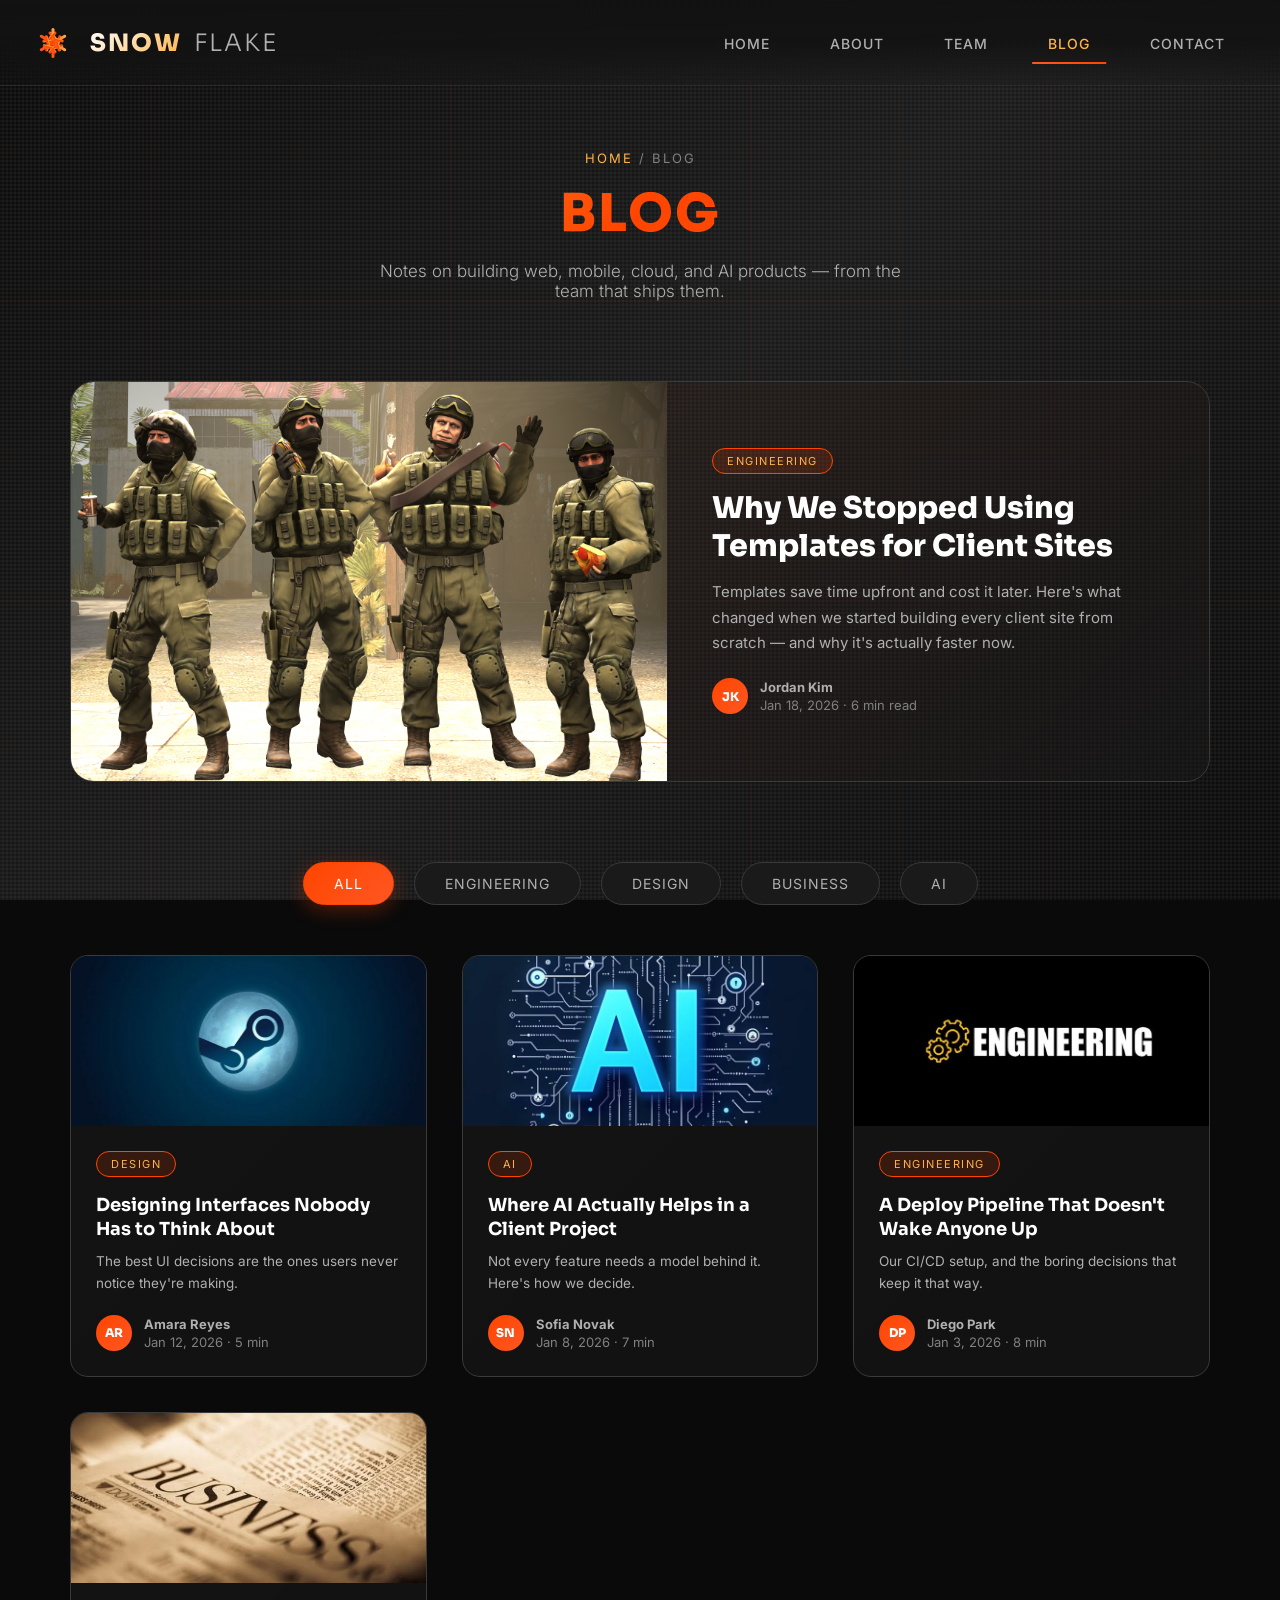
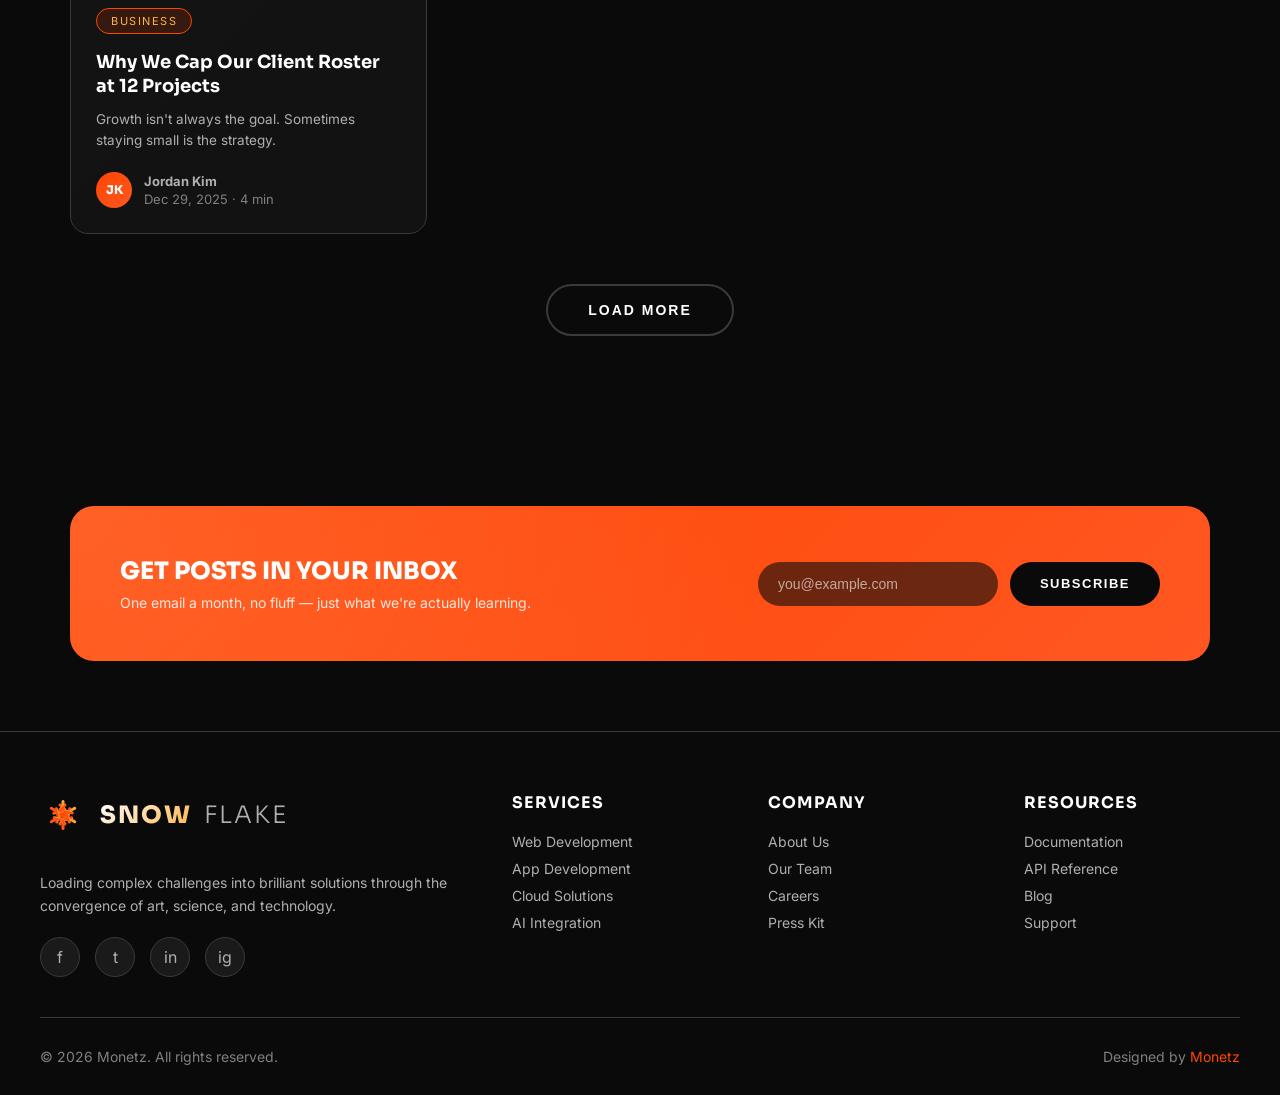
<file: resources/blog.html>
<!DOCTYPE html>
<html lang="en">
<head>
    <meta charset="UTF-8">
    <meta name="viewport" content="width=device-width, initial-scale=1.0">
    <title>Blog - Monetz</title>
    <link rel="stylesheet" href="blog.css">
    <!-- Brevo Form CSS -->
    <link
        rel="stylesheet"
        href="https://sibforms.com/forms/end-form/build/sib-styles.css"
    >
    <!-- Brevo Form Custom Overrides -->
    <style>
        /* Keep Brevo's helper field completely invisible */
        .input--hidden {
            display: none !important;
            visibility: hidden !important;
            width: 0 !important;
            height: 0 !important;
            position: absolute !important;
            left: -9999px !important;
        }
        /* Keep the Brevo form inside your existing newsletter design */
        .newsletter-band .sib-form {
            width: 100%;
            background: transparent !important;
            padding: 0 !important;
            margin: 0 !important;
        }
        .newsletter-band .sib-form-container {
            width: 100%;
            background: transparent !important;
            padding: 0 !important;
            margin: 0 !important;
        }
        .newsletter-band #sib-container {
            width: 100% !important;
            max-width: none !important;
            background: transparent !important;
            border: 0 !important;
            padding: 0 !important;
            margin: 0 !important;
            box-shadow: none !important;
        }
        /* Hide Brevo's generated title and description */
        .newsletter-band .sib-form-block {
            padding: 0 !important;
        }
        .newsletter-band .brevo-title,
        .newsletter-band .brevo-description {
            display: none !important;
        }
        /* Remove Brevo's generated label/specification */
        .newsletter-band .entry__label,
        .newsletter-band .entry__specification {
            display: none !important;
        }
        /* Keep the input and button on one row */
        .newsletter-band .sib-input,
        .newsletter-band .form__entry,
        .newsletter-band .form__label-row {
            width: 100%;
            margin: 0 !important;
            padding: 0 !important;
        }
        .newsletter-band .entry__field {
            width: 100%;
            border: 0 !important;
            padding: 0 !important;
            margin: 0 !important;
        }
        .newsletter-band #EMAIL {
            box-sizing: border-box;
        }
        /* Use your existing newsletter form layout */
        .newsletter-band #sib-form {
            display: flex;
            align-items: center;
            gap: 12px;
            width: 100%;
        }
        .newsletter-band #sib-form > .sib-input {
            flex: 1;
            min-width: 0;
        }
        .newsletter-band #sib-form > .sib-form-block {
            flex-shrink: 0;
        }
        /* Hide Brevo's loader icon unless needed */
        .newsletter-band .sib-hide-loader-icon {
            display: none !important;
        }
        /* Brevo success/error messages */
        .newsletter-band .sib-form-message-panel {
            width: 100%;
            max-width: none !important;
            box-sizing: border-box;
            margin-bottom: 12px;
            padding: 10px 14px !important;
            border-radius: 8px !important;
        }
        .newsletter-band .sib-form-message-panel__text {
            font-size: 14px !important;
        }
        /* Brevo field validation error */
        .newsletter-band .entry__error {
            display: block;
            margin-top: 6px !important;
            padding: 0 !important;
            background: transparent !important;
            border: 0 !important;
            font-size: 13px !important;
        }
        /* Mobile */
        @media (max-width: 600px) {
            .newsletter-band #sib-form {
                flex-direction: column;
                align-items: stretch;
            }
            .newsletter-band #sib-form > .sib-input,
            .newsletter-band #sib-form > .sib-form-block {
                width: 100%;
            }
            .newsletter-band #sib-form button {
                width: 100%;
            }
        }
    </style>
</head>
<body>
    <!-- Loading Screen -->
    <div class="loader" id="loader">
        <div class="loader-content">
            <div class="loader-redux">
                <div class="snowflake">
                    <span class="arm">
                        <span class="branch-bottom-l"></span>
                        <span class="branch-bottom-r"></span>
                    </span>
                    <span class="arm">
                        <span class="branch-bottom-l"></span>
                        <span class="branch-bottom-r"></span>
                    </span>
                    <span class="arm">
                        <span class="branch-bottom-l"></span>
                        <span class="branch-bottom-r"></span>
                    </span>
                </div>
            </div>
            <div style="
                color: var(--accent-purple);
                font-size: 18px;
                text-transform: uppercase;
                letter-spacing: 3px;
            ">
                Loading...
            </div>
        </div>
    </div>
    <!-- Navigation Header -->
    <header class="header" id="header">
        <nav class="nav-container">
            <a href="../index.html#home" class="logo">
                <div class="logo-icon">
                    <div class="logo-redux">
                        <div class="snowflake">
                            <span class="arm">
                                <span class="branch-bottom-l"></span>
                                <span class="branch-bottom-r"></span>
                            </span>
                            <span class="arm">
                                <span class="branch-bottom-l"></span>
                                <span class="branch-bottom-r"></span>
                            </span>
                            <span class="arm">
                                <span class="branch-bottom-l"></span>
                                <span class="branch-bottom-r"></span>
                            </span>
                        </div>
                    </div>
                </div>
                <span class="logo-text">
                    <span class="redux">snow</span>
                    <span class="lax">flake</span>
                </span>
            </a>
            <ul class="nav-menu" id="navMenu">
                <li>
                    <a href="../index.html#home" class="nav-link">Home</a>
                </li>
                <li>
                    <a href="../company/about.html#about" class="nav-link">About</a>
                </li>
                <li>
                    <a href="../company/team.html" class="nav-link">Team</a>
                </li>
                <li>
                    <a href="blog.html" class="nav-link active">Blog</a>
                </li>
                <li>
                    <a href="../index.html#contact" class="nav-link">Contact</a>
                </li>
            </ul>
            <div class="menu-toggle" id="menuToggle">
                <span></span>
                <span></span>
                <span></span>
            </div>
        </nav>
    </header>
    <!-- Page Header -->
    <section class="blog-page-header" id="home">
        <div class="breadcrumb">
            <a href="../index.html#home">Home</a> / Blog
        </div>
        <h1>Blog</h1>
        <p>
            Notes on building web, mobile, cloud, and AI products —
            from the team that ships them.
        </p>
    </section>
    <!-- Featured Post -->
    <div class="featured-post">
        <a href="#" class="featured-post-card">
            <div class="featured-post-image">
                <img src="../images/image.png" alt="Designing Interfaces Nobody Has to Think About">
            </div>
            <div class="featured-post-body">
                <span class="category-badge">
                    Engineering
                </span>
                <h2 class="featured-post-title">
                    Why We Stopped Using Templates for Client Sites
                </h2>
                <p class="featured-post-excerpt">
                    Templates save time upfront and cost it later.
                    Here's what changed when we started building every
                    client site from scratch — and why it's actually faster now.
                </p>
                <div class="post-meta">
                    <div class="post-meta-avatar">
                        JK
                    </div>
                    <div class="post-meta-text">
                        <strong>Jordan Kim</strong>
                        Jan 18, 2026 · 6 min read
                    </div>
                </div>
            </div>
        </a>
    </div>
    <!-- Filter Tabs + Grid -->
    <section class="blog-index-section" id="posts">
        <div class="skill-categories" id="blogFilters">
            <div class="category-tab active" data-cat="all">
                All
            </div>
            <div class="category-tab" data-cat="engineering">
                Engineering
            </div>
            <div class="category-tab" data-cat="design">
                Design
            </div>
            <div class="category-tab" data-cat="business">
                Business
            </div>
            <div class="category-tab" data-cat="ai">
                AI
            </div>
        </div>
        <div class="blog-grid" id="blogGrid">
            <a href="#" class="article-card" data-cat="design">
                <div class="article-card-image">
                    <img src="../images/post_image_0.jpeg" alt="Designing Interfaces Nobody Has to Think About">
                </div>
                <div class="article-card-body">
                    <span class="category-badge">
                        Design
                    </span>
                    <h3 class="article-card-title">
                        Designing Interfaces Nobody Has to Think About
                    </h3>
                    <p class="article-card-excerpt">
                        The best UI decisions are the ones users never
                        notice they're making.
                    </p>
                    <div class="post-meta">
                        <div class="post-meta-avatar">
                            AR
                        </div>
                        <div class="post-meta-text">
                            <strong>Amara Reyes</strong>
                            Jan 12, 2026 · 5 min
                        </div>
                    </div>
                </div>
            </a>
            <a href="#" class="article-card" data-cat="ai">
                <div class="article-card-image">
                    <img src="../images/post_image_1.jpeg" alt="Designing Interfaces Nobody Has to Think About">
                </div>
                <div class="article-card-body">
                    <span class="category-badge">
                        AI
                    </span>
                    <h3 class="article-card-title">
                        Where AI Actually Helps in a Client Project
                    </h3>
                    <p class="article-card-excerpt">
                        Not every feature needs a model behind it.
                        Here's how we decide.
                    </p>
                    <div class="post-meta">
                        <div class="post-meta-avatar">
                            SN
                        </div>
                        <div class="post-meta-text">
                            <strong>Sofia Novak</strong>
                            Jan 8, 2026 · 7 min
                        </div>
                    </div>
                </div>
            </a>
            <a href="#" class="article-card" data-cat="engineering">
                <div class="article-card-image">
                    <img src="../images/post_image_2.jpeg" alt="Designing Interfaces Nobody Has to Think About">
                </div>
                <div class="article-card-body">
                    <span class="category-badge">
                        Engineering
                    </span>
                    <h3 class="article-card-title">
                        A Deploy Pipeline That Doesn't Wake Anyone Up
                    </h3>
                    <p class="article-card-excerpt">
                        Our CI/CD setup, and the boring decisions
                        that keep it that way.
                    </p>
                    <div class="post-meta">
                        <div class="post-meta-avatar">
                            DP
                        </div>
                        <div class="post-meta-text">
                            <strong>Diego Park</strong>
                            Jan 3, 2026 · 8 min
                        </div>
                    </div>
                </div>
            </a>
            <a href="#" class="article-card" data-cat="business">
                <div class="article-card-image">
                    <img src="../images/post_image_3.jpeg" alt="Designing Interfaces Nobody Has to Think About">
                </div>
                <div class="article-card-body">
                    <span class="category-badge">
                        Business
                    </span>
                    <h3 class="article-card-title">
                        Why We Cap Our Client Roster at 12 Projects
                    </h3>
                    <p class="article-card-excerpt">
                        Growth isn't always the goal.
                        Sometimes staying small is the strategy.
                    </p>
                    <div class="post-meta">
                        <div class="post-meta-avatar">
                            JK
                        </div>
                        <div class="post-meta-text">
                            <strong>Jordan Kim</strong>
                            Dec 29, 2025 · 4 min
                        </div>
                    </div>
                </div>
            </a>
            <a href="#" class="article-card hidden-post" data-cat="engineering">
                <div class="article-card-image">
                    <img src="../images/post_image_4.jpeg" alt="Designing Interfaces Nobody Has to Think About">
                </div>
                <div class="article-card-body">
                    <span class="category-badge">
                        Engineering
                    </span>
                    <h3 class="article-card-title">
                        Cross-Platform Mobile Without the Compromise
                    </h3>
                    <p class="article-card-excerpt">
                        React Native, Flutter, or native —
                        how we actually choose per project.
                    </p>
                    <div class="post-meta">
                        <div class="post-meta-avatar">
                            RB
                        </div>
                        <div class="post-meta-text">
                            <strong>Ravi Bose</strong>
                            Dec 20, 2025 · 6 min
                        </div>
                    </div>
                </div>
            </a>
            <a href="#" class="article-card hidden-post" data-cat="ai">
                <div class="article-card-image">
                    <img src="../images/post_image_5.jpeg" alt="Designing Interfaces Nobody Has to Think About">
                </div>
                <div class="article-card-body">
                    <span class="category-badge">
                        AI
                    </span>
                    <h3 class="article-card-title">
                        Keeping Inference Costs Predictable at Scale
                    </h3>
                    <p class="article-card-excerpt">
                        Caching, prompt design, and model selection
                        tricks we actually use.
                    </p>
                    <div class="post-meta">
                        <div class="post-meta-avatar">
                            SN
                        </div>
                        <div class="post-meta-text">
                            <strong>Sofia Novak</strong>
                            Dec 14, 2025 · 5 min
                        </div>
                    </div>
                </div>
            </a>
            <a href="#" class="article-card hidden-post" data-cat="design">
                <div class="article-card-image">
                    <img src="../images/post_image_6.jpeg" alt="Designing Interfaces Nobody Has to Think About">
                </div>
                <div class="article-card-body">
                    <span class="category-badge">
                        Design
                    </span>
                    <h3 class="article-card-title">
                        Brand Systems That Survive a Redesign
                    </h3>
                    <p class="article-card-excerpt">
                        How we build design systems flexible enough
                        to outlast the trend cycle.
                    </p>
                    <div class="post-meta">
                        <div class="post-meta-avatar">
                            OA
                        </div>
                        <div class="post-meta-text">
                            <strong>Omar Aziz</strong>
                            Dec 9, 2025 · 5 min
                        </div>
                    </div>
                </div>
            </a>
            <a href="#" class="article-card hidden-post" data-cat="business">
                <div class="article-card-image">
                    <img src="../images/post_image_7.jpeg" alt="Designing Interfaces Nobody Has to Think About">
                </div>
                <div class="article-card-body">
                    <span class="category-badge">
                        Business
                    </span>
                    <h3 class="article-card-title">
                        What a Discovery Call Should Actually Cover
                    </h3>
                    <p class="article-card-excerpt">
                        The questions we ask before quoting any project,
                        and why.
                    </p>
                    <div class="post-meta">
                        <div class="post-meta-avatar">
                            JK
                        </div>
                        <div class="post-meta-text">
                            <strong>Jordan Kim</strong>
                            Dec 2, 2025 · 4 min
                        </div>
                    </div>
                </div>
            </a>
        </div>
        <button
            class="btn-secondary blog-load-more"
            id="loadMoreBtn"
        >
            Load More
        </button>
    </section>

    <!-- Newsletter -->
            <div class="newsletter-band">
                <div class="newsletter-inner">
                    <div class="newsletter-text">
                        <h3>Get Posts in Your Inbox</h3>
                        <p>One email a month, no fluff — just what we're actually learning.</p>
                    </div>
                    <form
                        class="newsletter-form"
                        method="POST"
                        action="https://90b57509.sibforms.com/serve/[base64]"
                    >
                        <input
                            type="email"
                            name="EMAIL"
                            placeholder="you@example.com"
                            required
                        >
                        <input
                            type="text"
                            name="email_address_check"
                            value=""
                            tabindex="-1"
                            autocomplete="off"
                            style="display:none;"
                        >
                        <input
                            type="hidden"
                            name="locale"
                            value="en"
                        >
                        <button type="submit">
                            Subscribe
                        </button>
                    </form>
                </div>
            </div>
        </div>
    </div>
    <br>
    <br>

    <!-- Footer -->
    <footer class="footer">
        <div class="footer-content">
            <div class="footer-brand">
                <div class="footer-logo">
                    <div class="logo-icon">
                        <div class="logo-redux">
                            <div class="snowflake">
                                <span class="arm">
                                    <span class="branch-bottom-l"></span>
                                    <span class="branch-bottom-r"></span>
                                </span>
                                <span class="arm">
                                    <span class="branch-bottom-l"></span>
                                    <span class="branch-bottom-r"></span>
                                </span>
                                <span class="arm">
                                    <span class="branch-bottom-l"></span>
                                    <span class="branch-bottom-r"></span>
                                </span>
                            </div>
                        </div>
                    </div>
                    <span class="logo-text">
                        <span class="redux">snow</span>
                        <span class="lax">flake</span>
                    </span>
                </div>
                <p class="footer-description">
                    Loading complex challenges into brilliant solutions
                    through the convergence of art, science, and technology.
                </p>
                <div class="footer-social">
                    <a href="#" class="social-icon">f</a>
                    <a href="#" class="social-icon">t</a>
                    <a href="#" class="social-icon">in</a>
                    <a href="#" class="social-icon">ig</a>
                </div>
            </div>
            <div class="footer-section">
                <h4>Services</h4>
                <div class="footer-links">
                    <a href="../services/web_development.html">
                        Web Development
                    </a>
                    <a href="../services/app_development.html">
                        App Development
                    </a>
                    <a href="../services/cloud_solutions.html">
                        Cloud Solutions
                    </a>
                    <a href="../services/ai_integration.html">
                        AI Integration
                    </a>
                </div>
            </div>
            <div class="footer-section">
                <h4>Company</h4>
                <div class="footer-links">
                    <a href="../company/about.html">
                        About Us
                    </a>
                    <a href="../company/team.html">
                        Our Team
                    </a>
                    <a href="../company/careers.html">
                        Careers
                    </a>
                    <a href="../company/press_kit.html">
                        Press Kit
                    </a>
                </div>
            </div>
            <div class="footer-section">
                <h4>Resources</h4>
                <div class="footer-links">
                    <a href="docs.html">
                        Documentation
                    </a>
                    <a href="api_reference.html">
                        API Reference
                    </a>
                    <a href="blog.html">
                        Blog
                    </a>
                    <a href="support.html">
                        Support
                    </a>
                </div>
            </div>
        </div>
        <div class="footer-bottom">
            <div class="copyright">
                © 2026 Monetz. All rights reserved.
            </div>
            <div class="footer-credits">
                Designed by
                <a href="#" rel="nofollow" target="_blank">
                    Monetz
                </a>
            </div>
        </div>
    </footer>

    <!-- Your existing blog JavaScript -->
    <script src="blog.js"></script>

    <!-- Brevo Configuration -->
    <script>
        window.REQUIRED_CODE_ERROR_MESSAGE =
            'Please choose a country code';

        window.LOCALE = 'en';
        
        window.EMAIL_INVALID_MESSAGE =
            'The information provided is invalid. Please review the field format and try again.';

        window.SMS_INVALID_MESSAGE =
            'The information provided is invalid. Please review the field format and try again.';

        window.REQUIRED_ERROR_MESSAGE =
            'This field cannot be left blank.';

        window.GENERIC_INVALID_MESSAGE =
            'The information provided is invalid. Please review the field format and try again.';

        window.INVALID_NUMBER =
            'The information provided is invalid. Please review the field format and try again.';

        window.INVALID_DATE =
            'Please enter a valid date';

        window.REQUIRED_MULTISELECT_MESSAGE =
            'Please select at least 1 option';

        window.translation = {
            common: {
                selectedList: '{quantity} list selected',
                selectedLists: '{quantity} lists selected',
                selectedOption: '{quantity} selected',
                selectedOptions: '{quantity} selected'
            }
        };

        var AUTOHIDE = Boolean(0);
    </script>

    <!-- Brevo JavaScript -->
    <script
        defer
        src="https://sibforms.com/forms/end-form/build/main.js">
    </script>

</body>
</html>
</file>
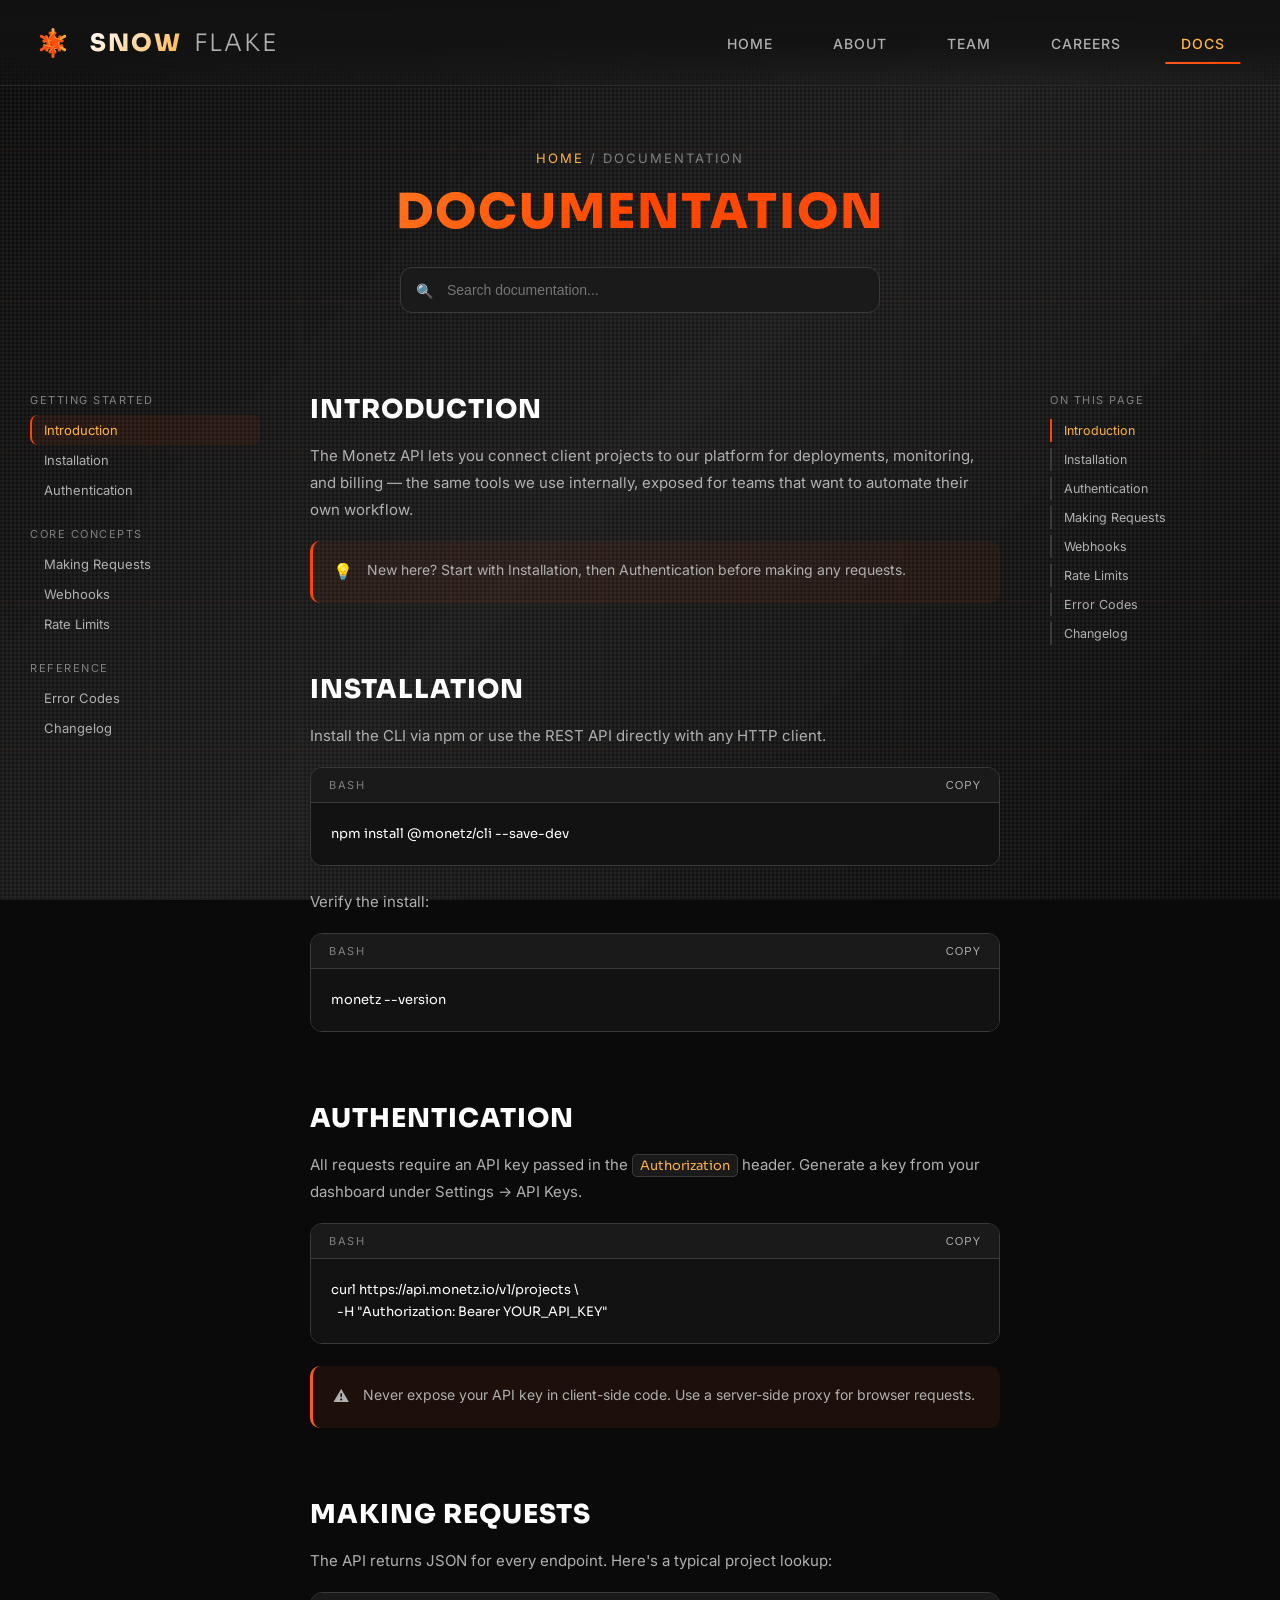
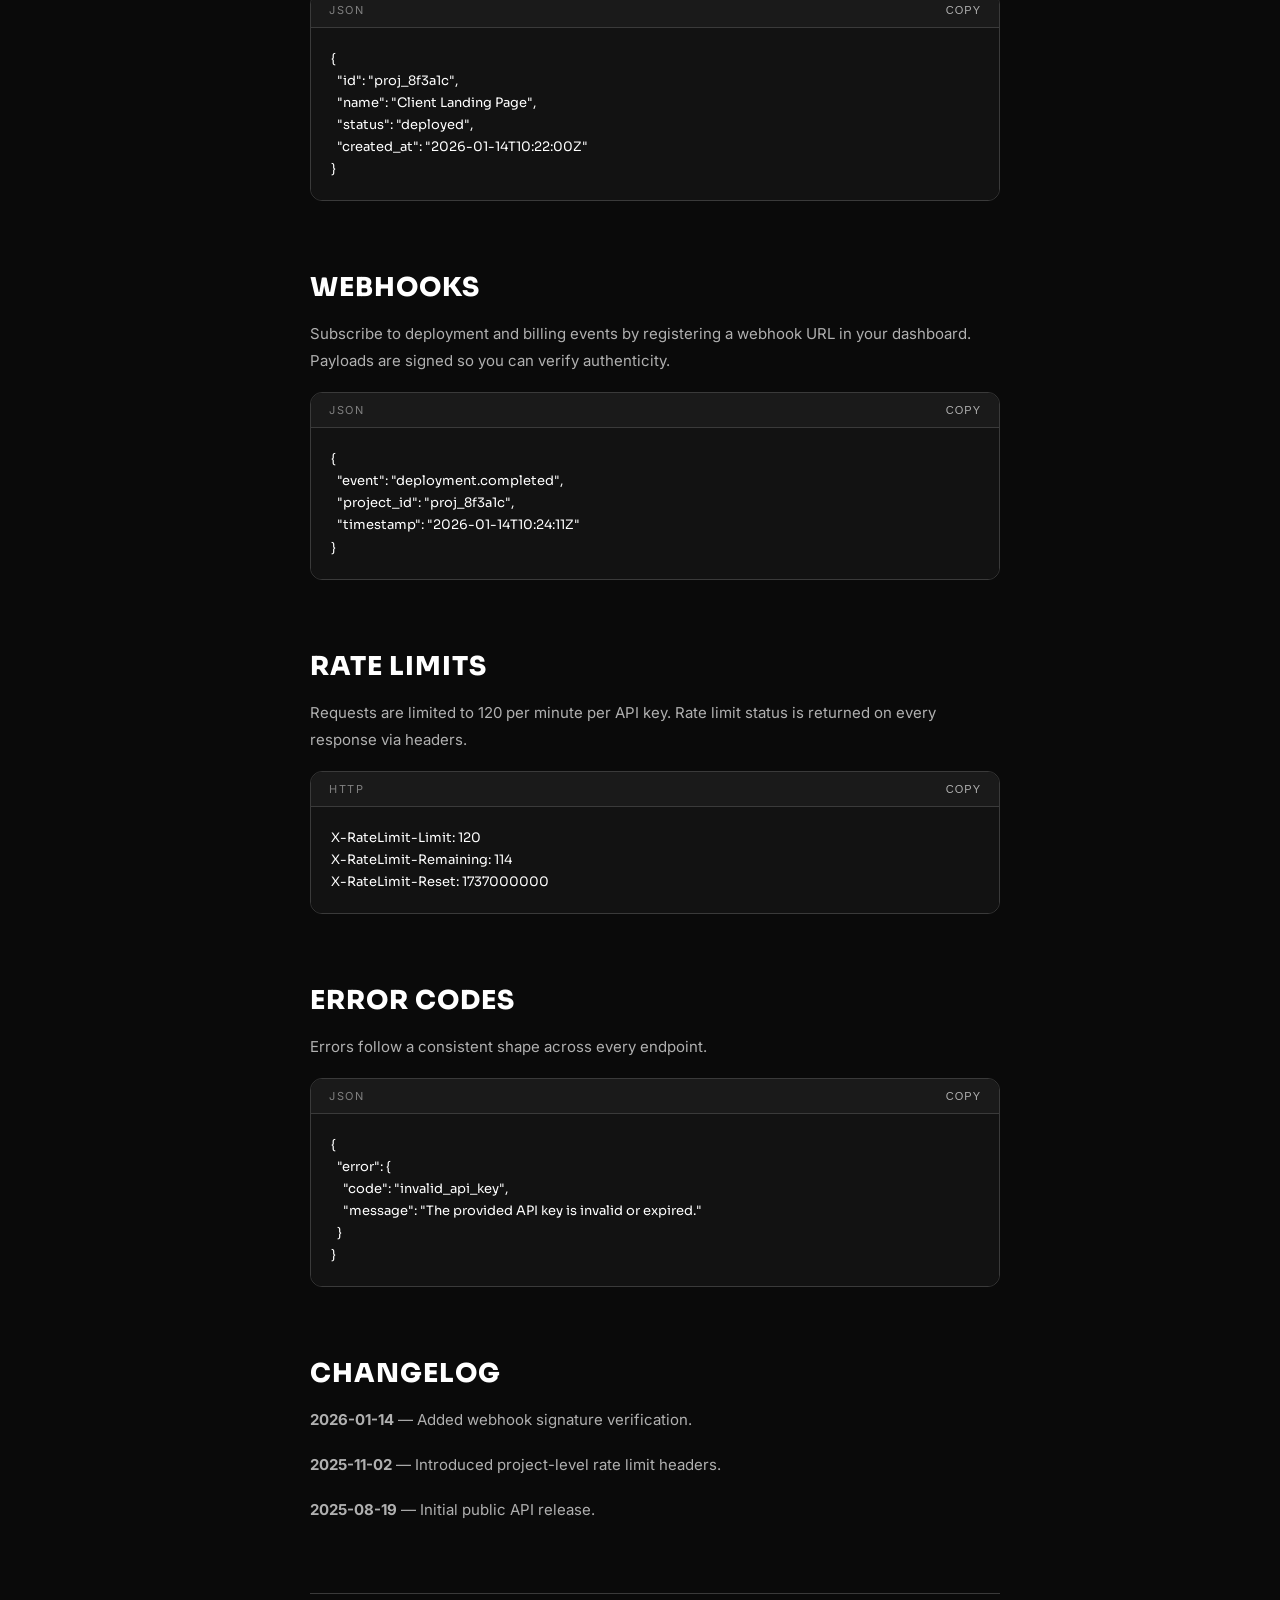
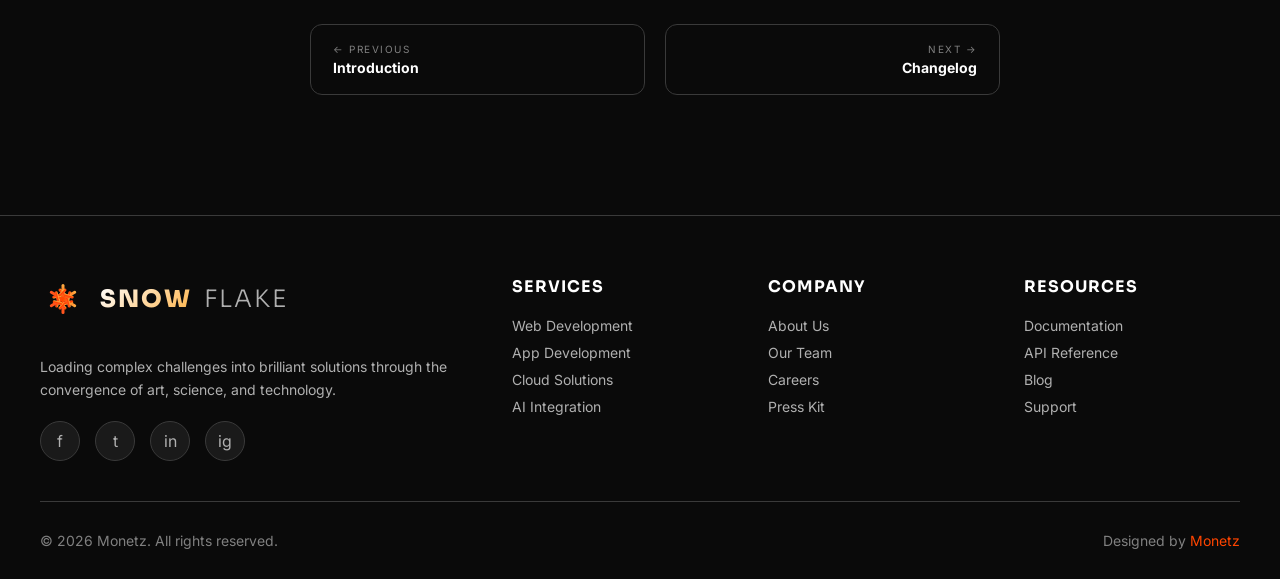
<file: resources/docs.html>
<!DOCTYPE html>
<html lang="en">
<head>
    <meta charset="UTF-8">
    <meta name="viewport" content="width=device-width, initial-scale=1.0">
    <title>Documentation - Monetz</title>
    <link rel="stylesheet" href="docs.css">
</head>
<body>
    <!-- Loading Screen -->
    <div class="loader" id="loader">
        <div class="loader-content">
            <div class="loader-redux">
                <div class="snowflake">
                    <span class="arm">
                        <span class="branch-bottom-l"></span>
                        <span class="branch-bottom-r"></span>
                    </span>
                    <span class="arm">
                        <span class="branch-bottom-l"></span>
                        <span class="branch-bottom-r"></span>
                    </span>
                    <span class="arm">
                        <span class="branch-bottom-l"></span>
                        <span class="branch-bottom-r"></span>
                    </span>
                </div>
            </div>
            <div style="color: var(--accent-purple); font-size: 18px; text-transform: uppercase; letter-spacing: 3px;">Loading...</div>
        </div>
    </div>

    <!-- Navigation Header -->
    <header class="header" id="header">
        <nav class="nav-container">
            <a href="../index.html#home" class="logo">
                <div class="logo-icon">
                    <div class="logo-redux">
                        <div class="snowflake">
                            <span class="arm">
                                <span class="branch-bottom-l"></span>
                                <span class="branch-bottom-r"></span>
                            </span>
                            <span class="arm">
                                <span class="branch-bottom-l"></span>
                                <span class="branch-bottom-r"></span>
                            </span>
                            <span class="arm">
                                <span class="branch-bottom-l"></span>
                                <span class="branch-bottom-r"></span>
                            </span>
                        </div>
                    </div>
                </div>
                <span class="logo-text">
                    <span class="redux">snow</span>
                    <span class="lax">flake</span>
                </span>
            </a>

            <ul class="nav-menu" id="navMenu">
                <li><a href="../index.html#home" class="nav-link">Home</a></li>
                <li><a href="../company/about.html" class="nav-link">About</a></li>
                <li><a href="../company/team.html" class="nav-link">Team</a></li>
                <li><a href="../company/careers.html" class="nav-link">Careers</a></li>
                <li><a href="docs.html" class="nav-link active">Docs</a></li>
            </ul>

            <div class="menu-toggle" id="menuToggle">
                <span></span>
                <span></span>
                <span></span>
            </div>
        </nav>
    </header>

    <!-- Page Header -->
    <section class="docs-page-header" id="home">
        <div class="breadcrumb">
            <a href="../index.html#home">Home</a> / Documentation
        </div>
        <h1>Documentation</h1>
        <div class="docs-search">
            <span class="docs-search-icon">🔍</span>
            <input type="text" placeholder="Search documentation..." id="docsSearch" autocomplete="off">
        </div>
    </section>

    <!-- 3-Column Docs Layout -->
    <div class="docs-layout">
        <!-- Left: category nav -->
        <nav class="docs-nav" id="docsNav">
            <div class="docs-nav-group">
                <div class="docs-nav-group-label">Getting Started</div>
                <a href="#introduction" class="docs-link">Introduction</a>
                <a href="#installation" class="docs-link">Installation</a>
                <a href="#authentication" class="docs-link">Authentication</a>
            </div>
            <div class="docs-nav-group">
                <div class="docs-nav-group-label">Core Concepts</div>
                <a href="#making-requests" class="docs-link">Making Requests</a>
                <a href="#webhooks" class="docs-link">Webhooks</a>
                <a href="#rate-limits" class="docs-link">Rate Limits</a>
            </div>
            <div class="docs-nav-group">
                <div class="docs-nav-group-label">Reference</div>
                <a href="#errors" class="docs-link">Error Codes</a>
                <a href="#changelog" class="docs-link">Changelog</a>
            </div>
        </nav>

        <!-- Center: article -->
        <article class="docs-article">
            <div class="docs-article-section" id="introduction">
                <h2>Introduction</h2>
                <p>
                    The Monetz API lets you connect client projects to our platform for
                    deployments, monitoring, and billing — the same tools we use internally,
                    exposed for teams that want to automate their own workflow.
                </p>
                <div class="docs-callout">
                    <span class="docs-callout-icon">💡</span>
                    <span>New here? Start with Installation, then Authentication before making any requests.</span>
                </div>
            </div>

            <div class="docs-article-section" id="installation">
                <h2>Installation</h2>
                <p>Install the CLI via npm or use the REST API directly with any HTTP client.</p>

                <div class="code-block">
                    <div class="code-block-header">
                        <span class="code-block-lang">bash</span>
                        <button class="code-block-copy">Copy</button>
                    </div>
                    <pre><code>npm install @monetz/cli --save-dev</code></pre>
                </div>

                <p>Verify the install:</p>

                <div class="code-block">
                    <div class="code-block-header">
                        <span class="code-block-lang">bash</span>
                        <button class="code-block-copy">Copy</button>
                    </div>
                    <pre><code>monetz --version</code></pre>
                </div>
            </div>

            <div class="docs-article-section" id="authentication">
                <h2>Authentication</h2>
                <p>
                    All requests require an API key passed in the <code class="inline-code">Authorization</code>
                    header. Generate a key from your dashboard under Settings → API Keys.
                </p>

                <div class="code-block">
                    <div class="code-block-header">
                        <span class="code-block-lang">bash</span>
                        <button class="code-block-copy">Copy</button>
                    </div>
                    <pre><code>curl https://api.monetz.io/v1/projects \
  -H "Authorization: Bearer YOUR_API_KEY"</code></pre>
                </div>

                <div class="docs-callout warning">
                    <span class="docs-callout-icon">⚠️</span>
                    <span>Never expose your API key in client-side code. Use a server-side proxy for browser requests.</span>
                </div>
            </div>

            <div class="docs-article-section" id="making-requests">
                <h2>Making Requests</h2>
                <p>The API returns JSON for every endpoint. Here's a typical project lookup:</p>

                <div class="code-block">
                    <div class="code-block-header">
                        <span class="code-block-lang">json</span>
                        <button class="code-block-copy">Copy</button>
                    </div>
                    <pre><code>{
  "id": "proj_8f3a1c",
  "name": "Client Landing Page",
  "status": "deployed",
  "created_at": "2026-01-14T10:22:00Z"
}</code></pre>
                </div>
            </div>

            <div class="docs-article-section" id="webhooks">
                <h2>Webhooks</h2>
                <p>
                    Subscribe to deployment and billing events by registering a webhook URL
                    in your dashboard. Payloads are signed so you can verify authenticity.
                </p>

                <div class="code-block">
                    <div class="code-block-header">
                        <span class="code-block-lang">json</span>
                        <button class="code-block-copy">Copy</button>
                    </div>
                    <pre><code>{
  "event": "deployment.completed",
  "project_id": "proj_8f3a1c",
  "timestamp": "2026-01-14T10:24:11Z"
}</code></pre>
                </div>
            </div>

            <div class="docs-article-section" id="rate-limits">
                <h2>Rate Limits</h2>
                <p>
                    Requests are limited to 120 per minute per API key. Rate limit status is
                    returned on every response via headers.
                </p>

                <div class="code-block">
                    <div class="code-block-header">
                        <span class="code-block-lang">http</span>
                        <button class="code-block-copy">Copy</button>
                    </div>
                    <pre><code>X-RateLimit-Limit: 120
X-RateLimit-Remaining: 114
X-RateLimit-Reset: 1737000000</code></pre>
                </div>
            </div>

            <div class="docs-article-section" id="errors">
                <h2>Error Codes</h2>
                <p>Errors follow a consistent shape across every endpoint.</p>

                <div class="code-block">
                    <div class="code-block-header">
                        <span class="code-block-lang">json</span>
                        <button class="code-block-copy">Copy</button>
                    </div>
                    <pre><code>{
  "error": {
    "code": "invalid_api_key",
    "message": "The provided API key is invalid or expired."
  }
}</code></pre>
                </div>
            </div>

            <div class="docs-article-section" id="changelog">
                <h2>Changelog</h2>
                <p><strong>2026-01-14</strong> — Added webhook signature verification.</p>
                <p><strong>2025-11-02</strong> — Introduced project-level rate limit headers.</p>
                <p><strong>2025-08-19</strong> — Initial public API release.</p>
            </div>

            <div class="docs-pager">
                <a href="#introduction" class="prev">
                    <div class="docs-pager-dir">← Previous</div>
                    <div class="docs-pager-title">Introduction</div>
                </a>
                <a href="#changelog" class="next">
                    <div class="docs-pager-dir">Next →</div>
                    <div class="docs-pager-title">Changelog</div>
                </a>
            </div>

            <div class="no-results-message" id="noDocsResults">No articles match your search.</div>
        </article>

        <!-- Right: on this page -->
        <nav class="docs-toc" id="docsToc">
            <div class="docs-toc-label">On This Page</div>
            <a href="#introduction">Introduction</a>
            <a href="#installation">Installation</a>
            <a href="#authentication">Authentication</a>
            <a href="#making-requests">Making Requests</a>
            <a href="#webhooks">Webhooks</a>
            <a href="#rate-limits">Rate Limits</a>
            <a href="#errors">Error Codes</a>
            <a href="#changelog">Changelog</a>
        </nav>
    </div>

    <!-- Footer -->
    <footer class="footer">
        <div class="footer-content">
            <div class="footer-brand">
                <div class="footer-logo">
                    <div class="logo-icon">
                        <div class="logo-redux">
                            <div class="snowflake">
                                <span class="arm">
                                    <span class="branch-bottom-l"></span>
                                    <span class="branch-bottom-r"></span>
                                </span>
                                <span class="arm">
                                    <span class="branch-bottom-l"></span>
                                    <span class="branch-bottom-r"></span>
                                </span>
                                <span class="arm">
                                    <span class="branch-bottom-l"></span>
                                    <span class="branch-bottom-r"></span>
                                </span>
                            </div>
                        </div>
                    </div>
                    <span class="logo-text">
                        <span class="redux">snow</span>
                        <span class="lax">flake</span>
                    </span>
                </div>
                <p class="footer-description">
                    Loading complex challenges into brilliant solutions through the convergence of art, science, and technology.
                </p>
                <div class="footer-social">
                    <a href="#" class="social-icon">f</a>
                    <a href="#" class="social-icon">t</a>
                    <a href="#" class="social-icon">in</a>
                    <a href="#" class="social-icon">ig</a>
                </div>
            </div>

            <div class="footer-section">
                <h4>Services</h4>
                <div class="footer-links">
                    <a href="../services/web_development.html">Web Development</a>
                    <a href="../services/app_development.html">App Development</a>
                    <a href="../services/cloud_solutions.html">Cloud Solutions</a>
                    <a href="../services/ai_integration.html">AI Integration</a>
                </div>
            </div>

            <div class="footer-section">
                <h4>Company</h4>
                <div class="footer-links">
                    <a href="../company/about.html">About Us</a>
                    <a href="../company/team.html">Our Team</a>
                    <a href="../company/careers.html">Careers</a>
                    <a href="../company/press_kit.html">Press Kit</a>
                </div>
            </div>

            <div class="footer-section">
                <h4>Resources</h4>
                <div class="footer-links">
                    <a href="docs.html">Documentation</a>
                    <a href="api_reference.html">API Reference</a>
                    <a href="blog.html">Blog</a>
                    <a href="support.html">Support</a>
                </div>
            </div>
        </div>

        <div class="footer-bottom">
            <div class="copyright">
                © 2026 Monetz. All rights reserved.
            </div>
            <div class="footer-credits">
                Designed by <a href="#" rel="nofollow" target="_blank">Monetz</a>
            </div>
        </div>
    </footer>

    <script src="docs.js"></script>
</body>
</html>
</file>
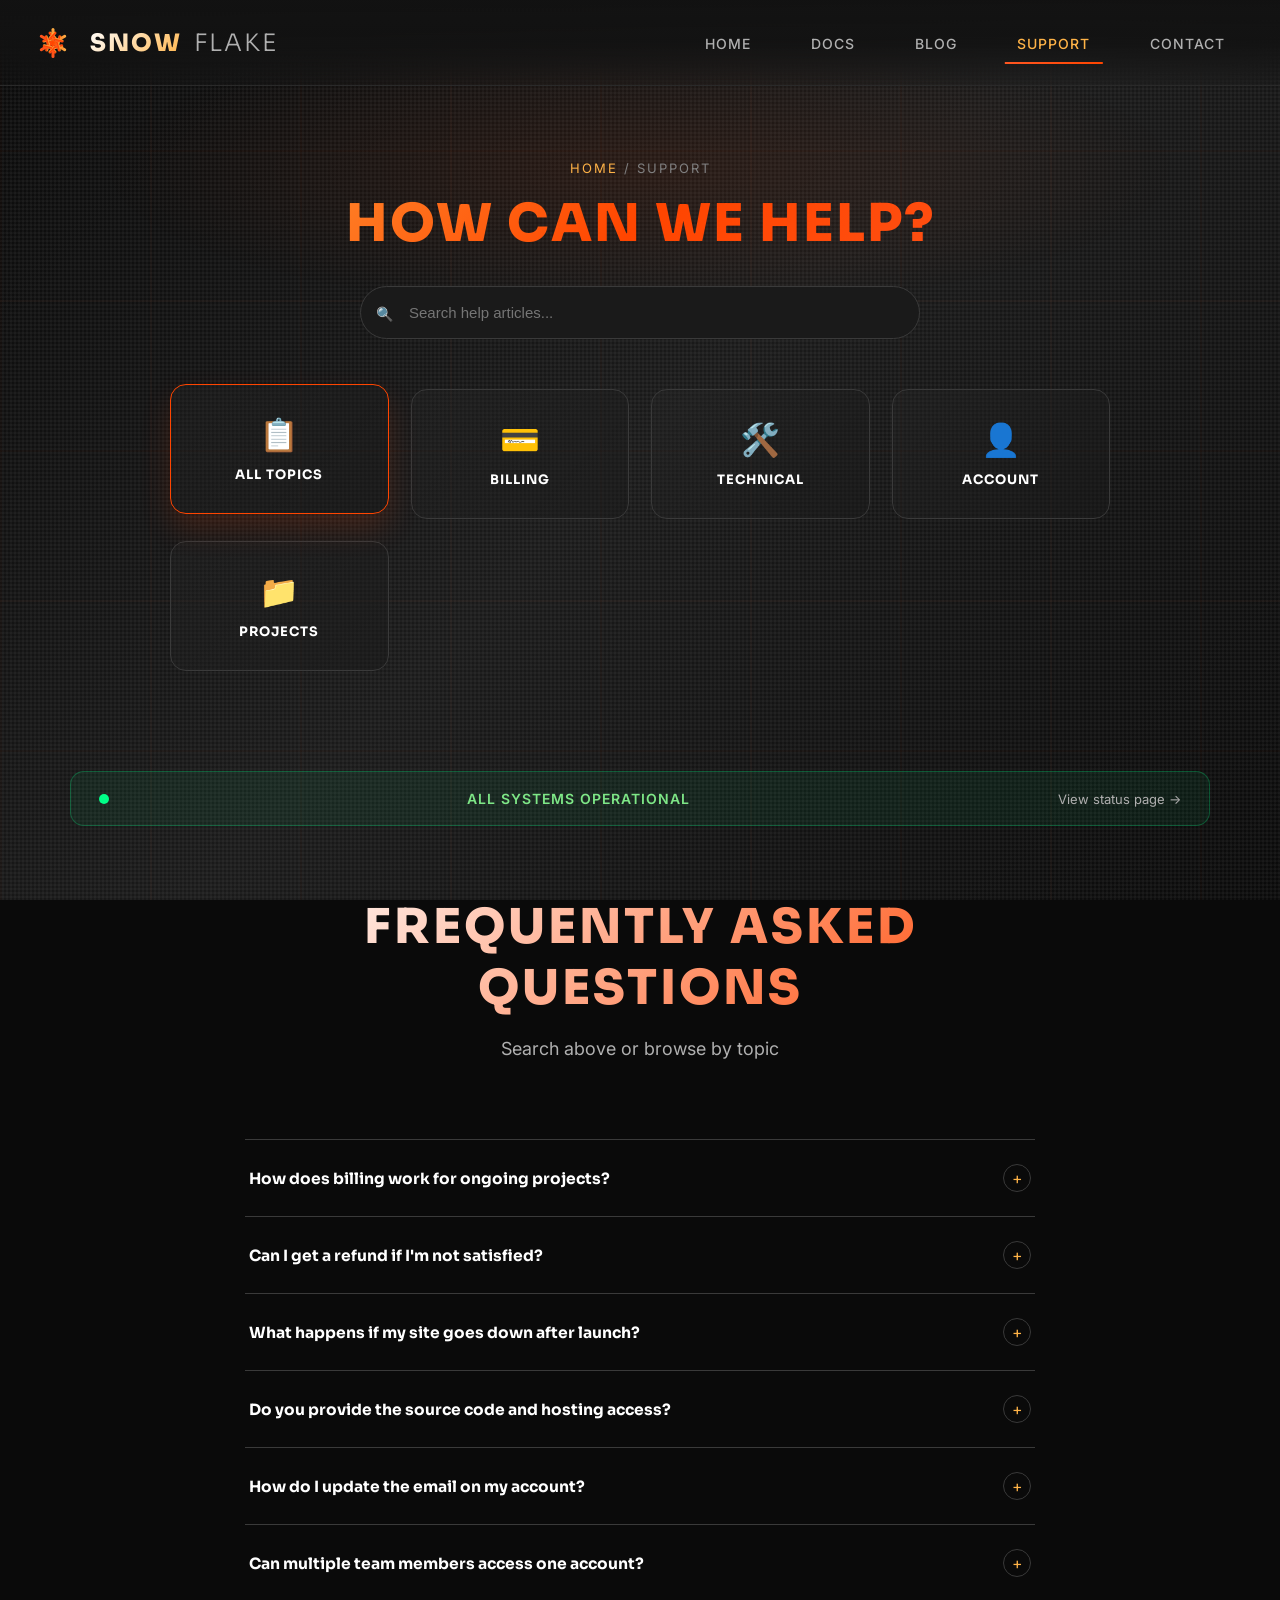
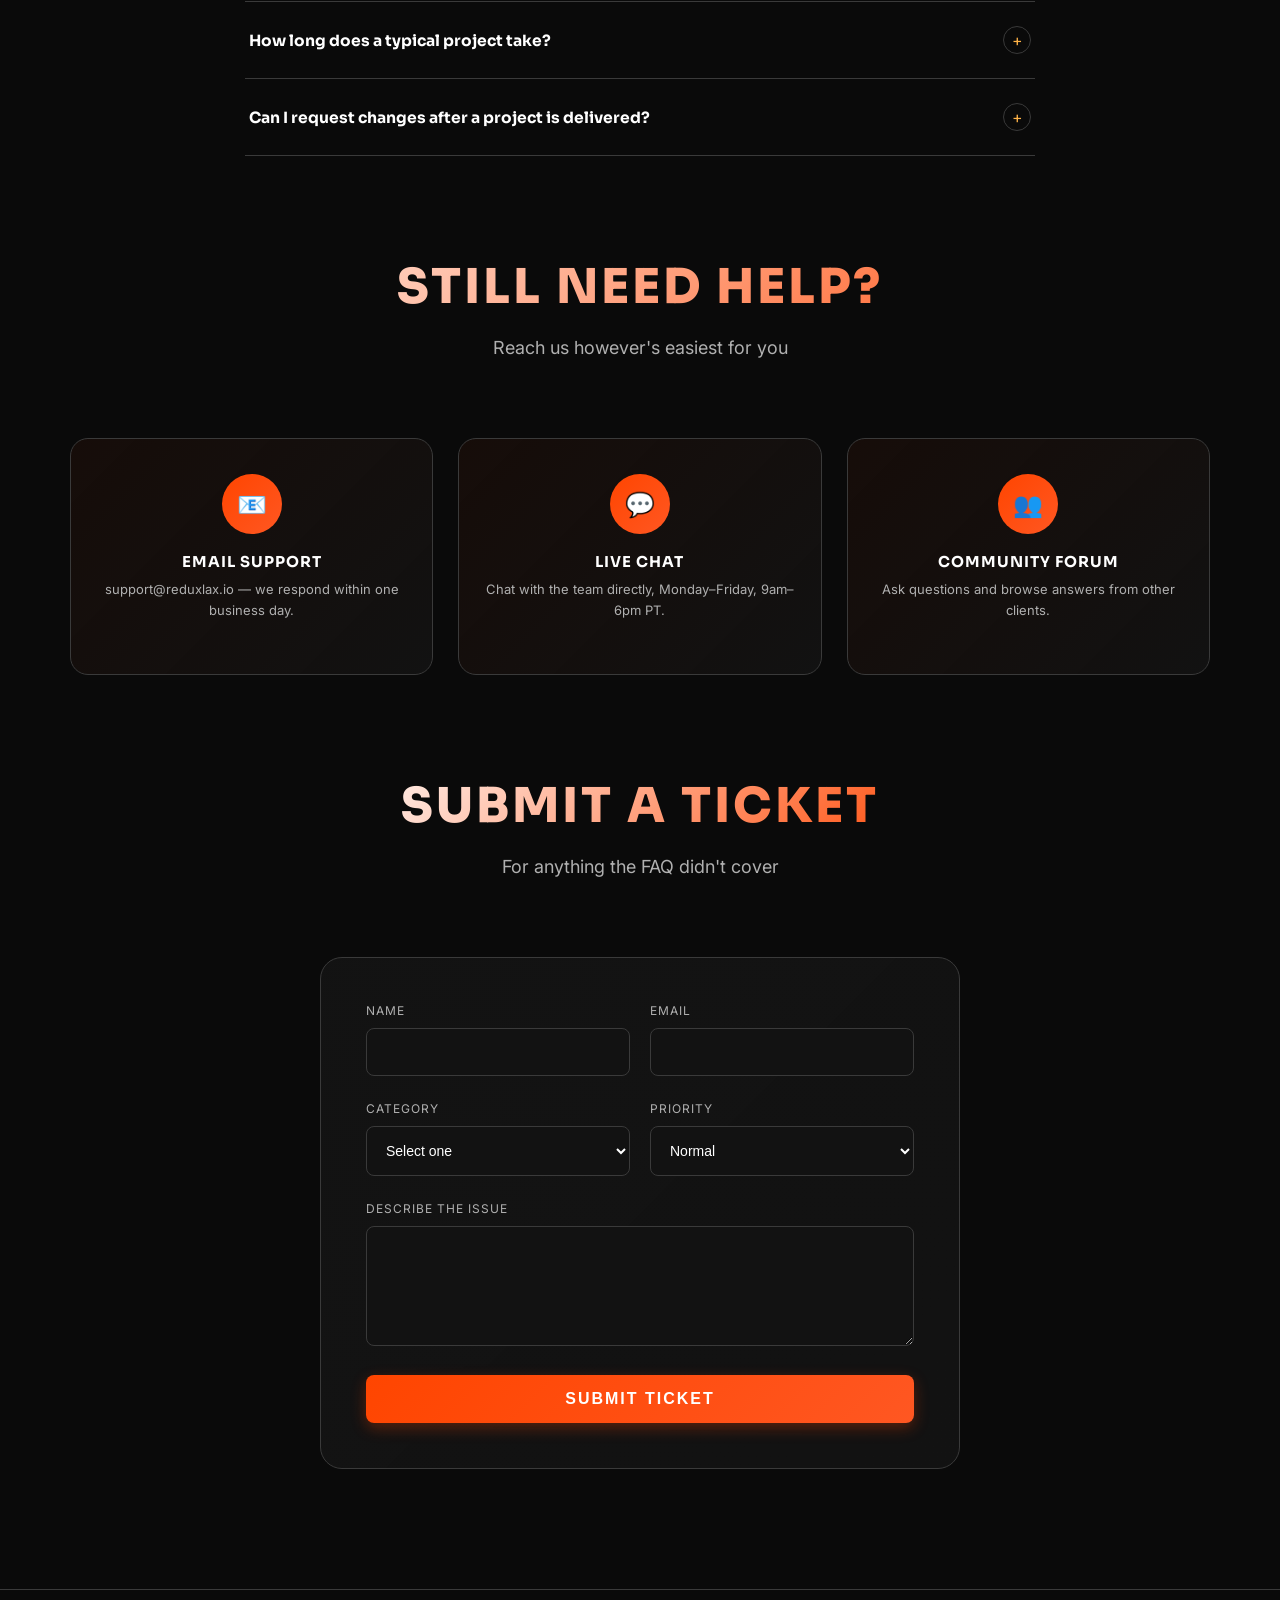
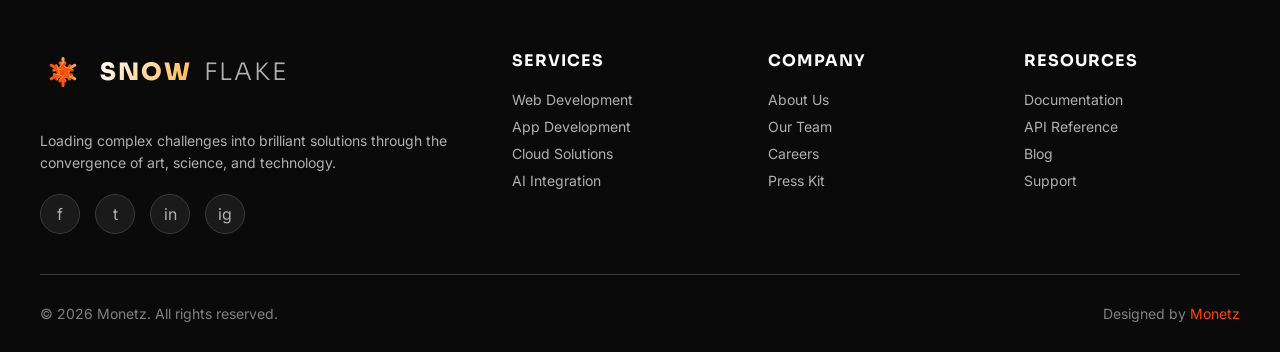
<file: resources/support.html>
<!DOCTYPE html>
<html lang="en">
<head>
    <meta charset="UTF-8">
    <meta name="viewport" content="width=device-width, initial-scale=1.0">
    <title>Support - Monetz</title>
    <link rel="stylesheet" href="support.css">
</head>
<body>
    <!-- Loading Screen -->
    <div class="loader" id="loader">
        <div class="loader-content">
            <div class="loader-redux">
                <div class="snowflake">
                    <span class="arm">
                        <span class="branch-bottom-l"></span>
                        <span class="branch-bottom-r"></span>
                    </span>
                    <span class="arm">
                        <span class="branch-bottom-l"></span>
                        <span class="branch-bottom-r"></span>
                    </span>
                    <span class="arm">
                        <span class="branch-bottom-l"></span>
                        <span class="branch-bottom-r"></span>
                    </span>
                </div>
            </div>
            <div style="color: var(--accent-purple); font-size: 18px; text-transform: uppercase; letter-spacing: 3px;">Loading...</div>
        </div>
    </div>

    <!-- Navigation Header -->
    <header class="header" id="header">
        <nav class="nav-container">
            <a href="../index.html#home" class="logo">
                <div class="logo-icon">
                    <div class="logo-redux">
                        <div class="snowflake">
                            <span class="arm">
                                <span class="branch-bottom-l"></span>
                                <span class="branch-bottom-r"></span>
                            </span>
                            <span class="arm">
                                <span class="branch-bottom-l"></span>
                                <span class="branch-bottom-r"></span>
                            </span>
                            <span class="arm">
                                <span class="branch-bottom-l"></span>
                                <span class="branch-bottom-r"></span>
                            </span>
                        </div>
                    </div>
                </div>
                <span class="logo-text">
                    <span class="redux">snow</span>
                    <span class="lax">flake</span>
                </span>
            </a>

            <ul class="nav-menu" id="navMenu">
                <li><a href="../index.html#home" class="nav-link">Home</a></li>
                <li><a href="docs.html" class="nav-link">Docs</a></li>
                <li><a href="blog.html" class="nav-link">Blog</a></li>
                <li><a href="support.html" class="nav-link active">Support</a></li>
                <li><a href="../index.html#contact" class="nav-link">Contact</a></li>
            </ul>

            <div class="menu-toggle" id="menuToggle">
                <span></span>
                <span></span>
                <span></span>
            </div>
        </nav>
    </header>

    <!-- Search Hero + Category Tiles -->
    <section class="support-hero" id="home">
        <div class="breadcrumb">
            <a href="../index.html#home">Home</a> / Support
        </div>
        <h1>How Can We Help?</h1>
        <div class="docs-search">
            <span class="docs-search-icon">🔍</span>
            <input type="text" placeholder="Search help articles..." id="faqSearch" autocomplete="off">
        </div>
    </section>

    <div class="category-tile-grid" id="categoryTiles">
        <div class="category-tile active" data-cat="all">
            <div class="category-tile-icon">📋</div>
            <div class="category-tile-label">All Topics</div>
        </div>
        <div class="category-tile" data-cat="billing">
            <div class="category-tile-icon">💳</div>
            <div class="category-tile-label">Billing</div>
        </div>
        <div class="category-tile" data-cat="technical">
            <div class="category-tile-icon">🛠️</div>
            <div class="category-tile-label">Technical</div>
        </div>
        <div class="category-tile" data-cat="account">
            <div class="category-tile-icon">👤</div>
            <div class="category-tile-label">Account</div>
        </div>
        <div class="category-tile" data-cat="projects">
            <div class="category-tile-icon">📁</div>
            <div class="category-tile-label">Projects</div>
        </div>
    </div>

    <!-- Status Band -->
    <div class="status-band">
        <div class="status-band-inner">
            <span class="status-dot"></span>
            <span>All Systems Operational</span>
            <a href="#">View status page →</a>
        </div>
    </div>

    <!-- FAQ -->
    <section class="faq-section" id="faq">
        <div class="section-header">
            <h2 class="section-title">Frequently Asked Questions</h2>
            <p class="section-subtitle">Search above or browse by topic</p>
        </div>

        <div class="faq-list" id="faqList">
            <div class="faq-item" data-cat="billing">
                <div class="faq-question">
                    <span class="faq-question-text">How does billing work for ongoing projects?</span>
                    <div class="faq-toggle">+</div>
                </div>
                <div class="faq-answer">
                    <p>Fixed-scope projects are billed in milestones — typically 30% upfront, 40% at midpoint, and 30% on delivery. Ongoing retainer work is billed monthly in advance.</p>
                </div>
            </div>

            <div class="faq-item" data-cat="billing">
                <div class="faq-question">
                    <span class="faq-question-text">Can I get a refund if I'm not satisfied?</span>
                    <div class="faq-toggle">+</div>
                </div>
                <div class="faq-answer">
                    <p>Milestone payments are refundable for undelivered work. Once a milestone is delivered and approved, that portion becomes non-refundable — this is covered in your project agreement.</p>
                </div>
            </div>

            <div class="faq-item" data-cat="technical">
                <div class="faq-question">
                    <span class="faq-question-text">What happens if my site goes down after launch?</span>
                    <div class="faq-toggle">+</div>
                </div>
                <div class="faq-answer">
                    <p>All launched projects include 30 days of post-launch monitoring at no cost. After that, uptime monitoring and incident response are available under a support retainer.</p>
                </div>
            </div>

            <div class="faq-item" data-cat="technical">
                <div class="faq-question">
                    <span class="faq-question-text">Do you provide the source code and hosting access?</span>
                    <div class="faq-toggle">+</div>
                </div>
                <div class="faq-answer">
                    <p>Yes. You get full repository access and hosting/infrastructure credentials on delivery — nothing is held back or licensed exclusively to us.</p>
                </div>
            </div>

            <div class="faq-item" data-cat="account">
                <div class="faq-question">
                    <span class="faq-question-text">How do I update the email on my account?</span>
                    <div class="faq-toggle">+</div>
                </div>
                <div class="faq-answer">
                    <p>Go to Settings → Account in your dashboard and update your email. You'll get a confirmation link at the new address before the change takes effect.</p>
                </div>
            </div>

            <div class="faq-item" data-cat="account">
                <div class="faq-question">
                    <span class="faq-question-text">Can multiple team members access one account?</span>
                    <div class="faq-toggle">+</div>
                </div>
                <div class="faq-answer">
                    <p>Yes, you can invite teammates with view or admin roles from Settings → Team. There's no limit on the number of seats.</p>
                </div>
            </div>

            <div class="faq-item" data-cat="projects">
                <div class="faq-question">
                    <span class="faq-question-text">How long does a typical project take?</span>
                    <div class="faq-toggle">+</div>
                </div>
                <div class="faq-answer">
                    <p>Most web projects take 4–8 weeks from kickoff to launch. Mobile apps and larger platform builds typically run 10–16 weeks depending on scope.</p>
                </div>
            </div>

            <div class="faq-item" data-cat="projects">
                <div class="faq-question">
                    <span class="faq-question-text">Can I request changes after a project is delivered?</span>
                    <div class="faq-toggle">+</div>
                </div>
                <div class="faq-answer">
                    <p>Small fixes within 30 days of launch are included. Beyond that, changes are scoped and quoted as a new engagement or covered under a support retainer.</p>
                </div>
            </div>
        </div>

        <div class="no-results-message" id="noFaqResults">No results found. Try a different search term.</div>
    </section>

    <!-- Contact Channels -->
    <section class="channel-section" id="channels">
        <div class="section-header">
            <h2 class="section-title">Still Need Help?</h2>
            <p class="section-subtitle">Reach us however's easiest for you</p>
        </div>

        <div class="channel-grid">
            <a href="mailto:support@reduxlax.io" class="channel-card">
                <div class="channel-icon">📧</div>
                <div class="channel-title">Email Support</div>
                <p class="channel-desc">support@reduxlax.io — we respond within one business day.</p>
            </a>

            <a href="#" class="channel-card">
                <div class="channel-icon">💬</div>
                <div class="channel-title">Live Chat</div>
                <p class="channel-desc">Chat with the team directly, Monday–Friday, 9am–6pm PT.</p>
            </a>

            <a href="#" class="channel-card">
                <div class="channel-icon">👥</div>
                <div class="channel-title">Community Forum</div>
                <p class="channel-desc">Ask questions and browse answers from other clients.</p>
            </a>
        </div>
    </section>

    <!-- Ticket Form -->
    <section class="ticket-section" id="ticket">
        <div class="section-header">
            <h2 class="section-title">Submit a Ticket</h2>
            <p class="section-subtitle">For anything the FAQ didn't cover</p>
        </div>

        <div class="ticket-card">
            <form id="ticketForm" action="https://formspree.io/f/mvkpeqnz" method="POST">
                <div class="ticket-form-row">
                    <div class="form-group">
                        <label for="ticketName">Name</label>
                        <input type="text" id="ticketName" name="name" required>
                    </div>
                    <div class="form-group">
                        <label for="ticketEmail">Email</label>
                        <input type="email" id="ticketEmail" name="email" required>
                    </div>
                </div>

                <div class="ticket-form-row">
                    <div class="form-group">
                        <label for="ticketCategory">Category</label>
                        <select id="ticketCategory" name="category" required>
                            <option value="">Select one</option>
                            <option value="billing">Billing</option>
                            <option value="technical">Technical</option>
                            <option value="account">Account</option>
                            <option value="projects">Projects</option>
                            <option value="other">Other</option>
                        </select>
                    </div>
                    <div class="form-group">
                        <label for="ticketPriority">Priority</label>
                        <select id="ticketPriority" name="priority" required>
                            <option value="low">Low</option>
                            <option value="normal" selected>Normal</option>
                            <option value="high">High</option>
                            <option value="urgent">Urgent</option>
                        </select>
                    </div>
                </div>

                <div class="form-group">
                    <label for="ticketMessage">Describe the Issue</label>
                    <textarea id="ticketMessage" name="message" required></textarea>
                </div>

                <button type="submit" class="submit-btn">Submit Ticket</button>
            </form>
        </div>
    </section>

    <!-- Footer -->
    <footer class="footer">
        <div class="footer-content">
            <div class="footer-brand">
                <div class="footer-logo">
                    <div class="logo-icon">
                        <div class="logo-redux">
                            <div class="snowflake">
                                <span class="arm">
                                    <span class="branch-bottom-l"></span>
                                    <span class="branch-bottom-r"></span>
                                </span>
                                <span class="arm">
                                    <span class="branch-bottom-l"></span>
                                    <span class="branch-bottom-r"></span>
                                </span>
                                <span class="arm">
                                    <span class="branch-bottom-l"></span>
                                    <span class="branch-bottom-r"></span>
                                </span>
                            </div>
                        </div>
                    </div>
                    <span class="logo-text">
                        <span class="redux">snow</span>
                        <span class="lax">flake</span>
                    </span>
                </div>
                <p class="footer-description">
                    Loading complex challenges into brilliant solutions through the convergence of art, science, and technology.
                </p>
                <div class="footer-social">
                    <a href="#" class="social-icon">f</a>
                    <a href="#" class="social-icon">t</a>
                    <a href="#" class="social-icon">in</a>
                    <a href="#" class="social-icon">ig</a>
                </div>
            </div>

            <div class="footer-section">
                <h4>Services</h4>
                <div class="footer-links">
                    <a href="../services/web_development.html">Web Development</a>
                    <a href="../services/app_development.html">App Development</a>
                    <a href="../services/cloud_solutions.html">Cloud Solutions</a>
                    <a href="../services/ai_integration.html">AI Integration</a>
                </div>
            </div>

            <div class="footer-section">
                <h4>Company</h4>
                <div class="footer-links">
                    <a href="../company/about.html">About Us</a>
                    <a href="../company/team.html">Our Team</a>
                    <a href="../company/careers.html">Careers</a>
                    <a href="../company/press_kit.html">Press Kit</a>
                </div>
            </div>

            <div class="footer-section">
                <h4>Resources</h4>
                <div class="footer-links">
                    <a href="docs.html">Documentation</a>
                    <a href="api_reference.html">API Reference</a>
                    <a href="blog.html">Blog</a>
                    <a href="support.html">Support</a>
                </div>
            </div>
        </div>

        <div class="footer-bottom">
            <div class="copyright">
                © 2026 Monetz. All rights reserved.
            </div>
            <div class="footer-credits">
                Designed by <a href="#" rel="nofollow" target="_blank">Monetz</a>
            </div>
        </div>
    </footer>

    <script src="support.js"></script>
</body>
</html>
</file>
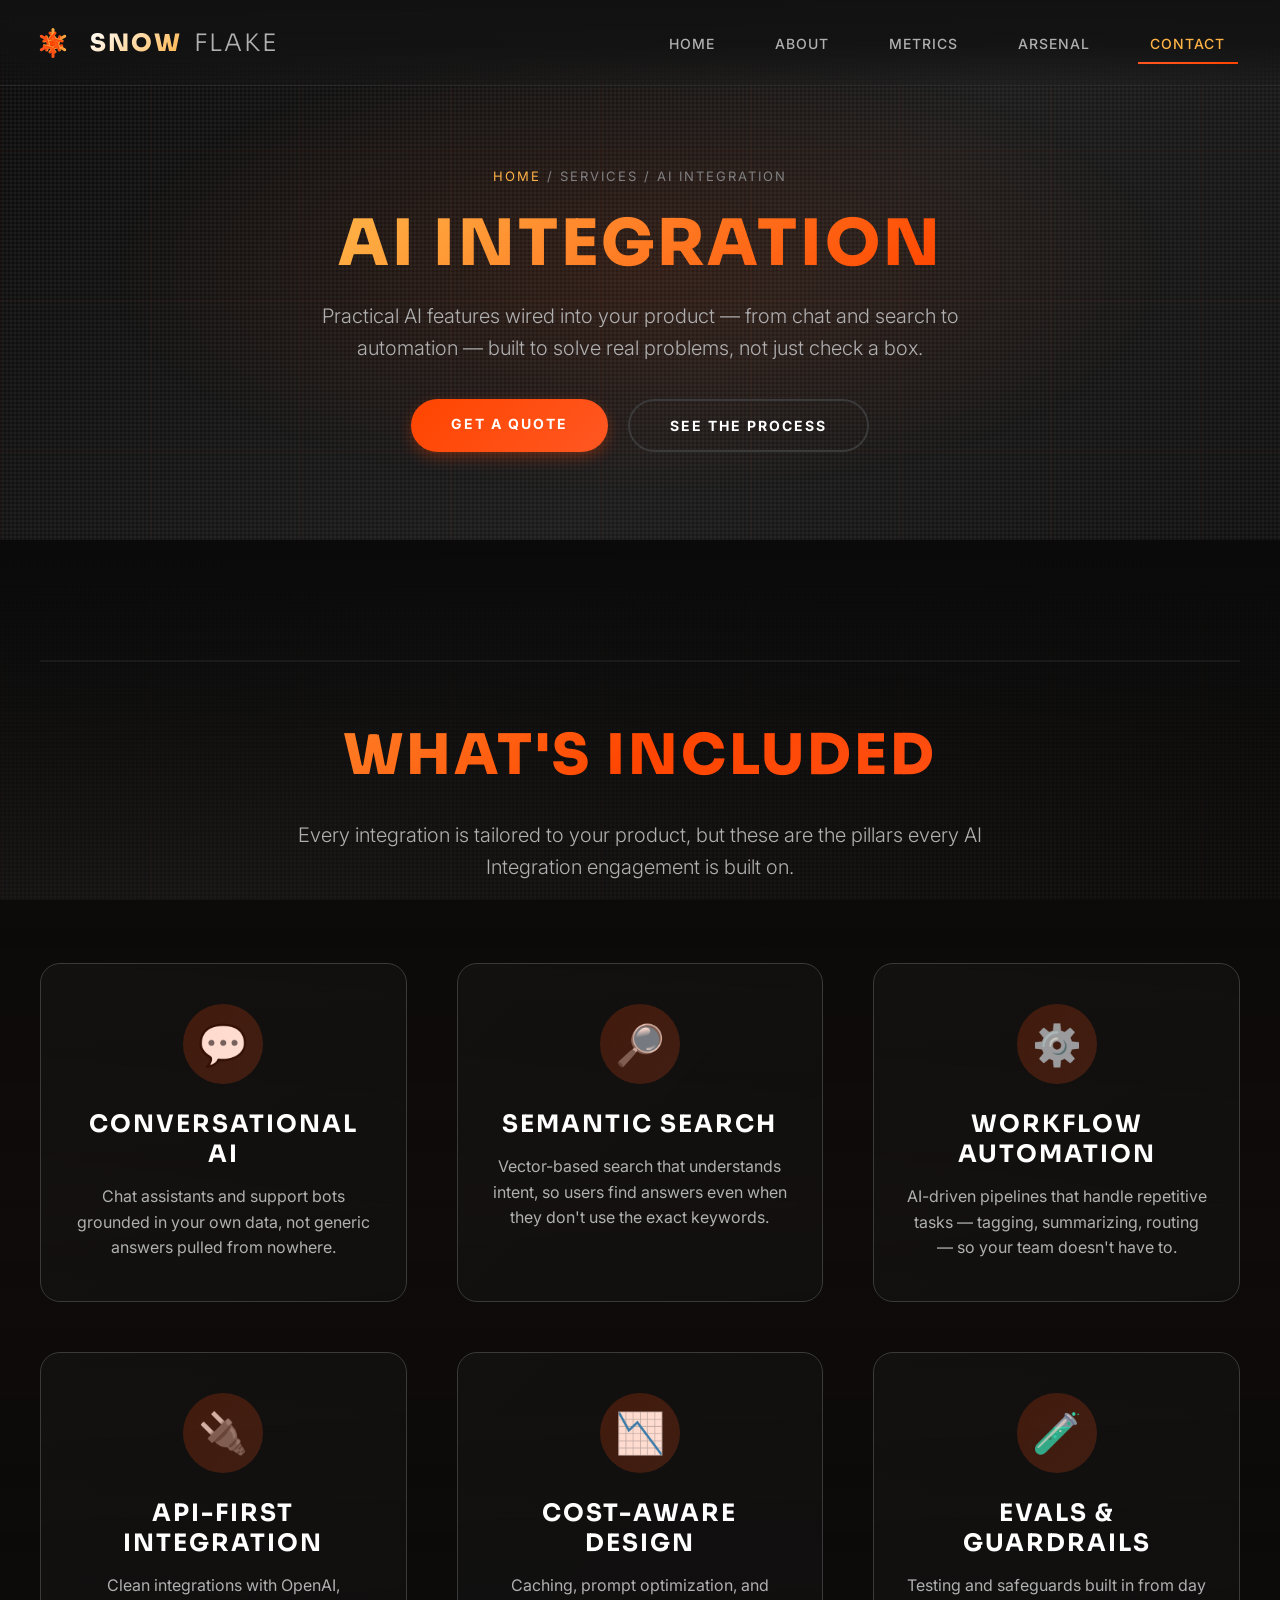
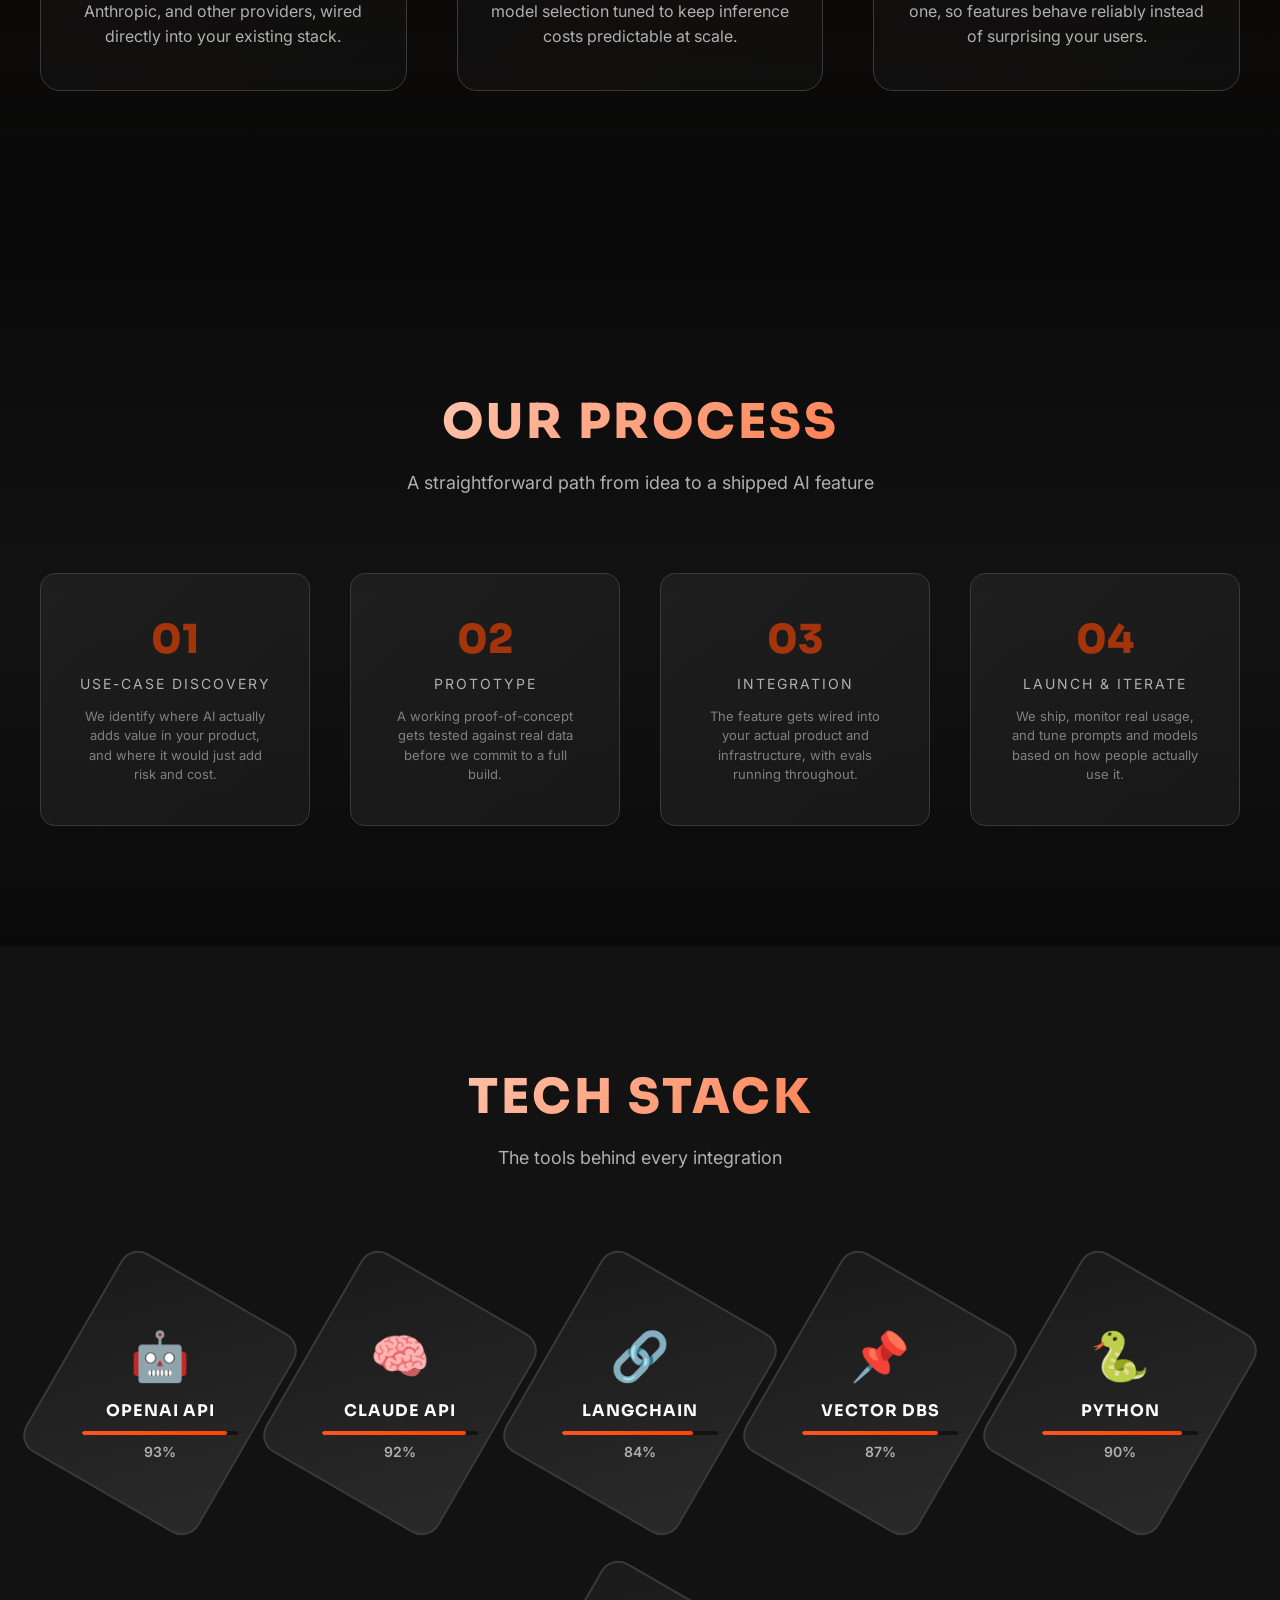
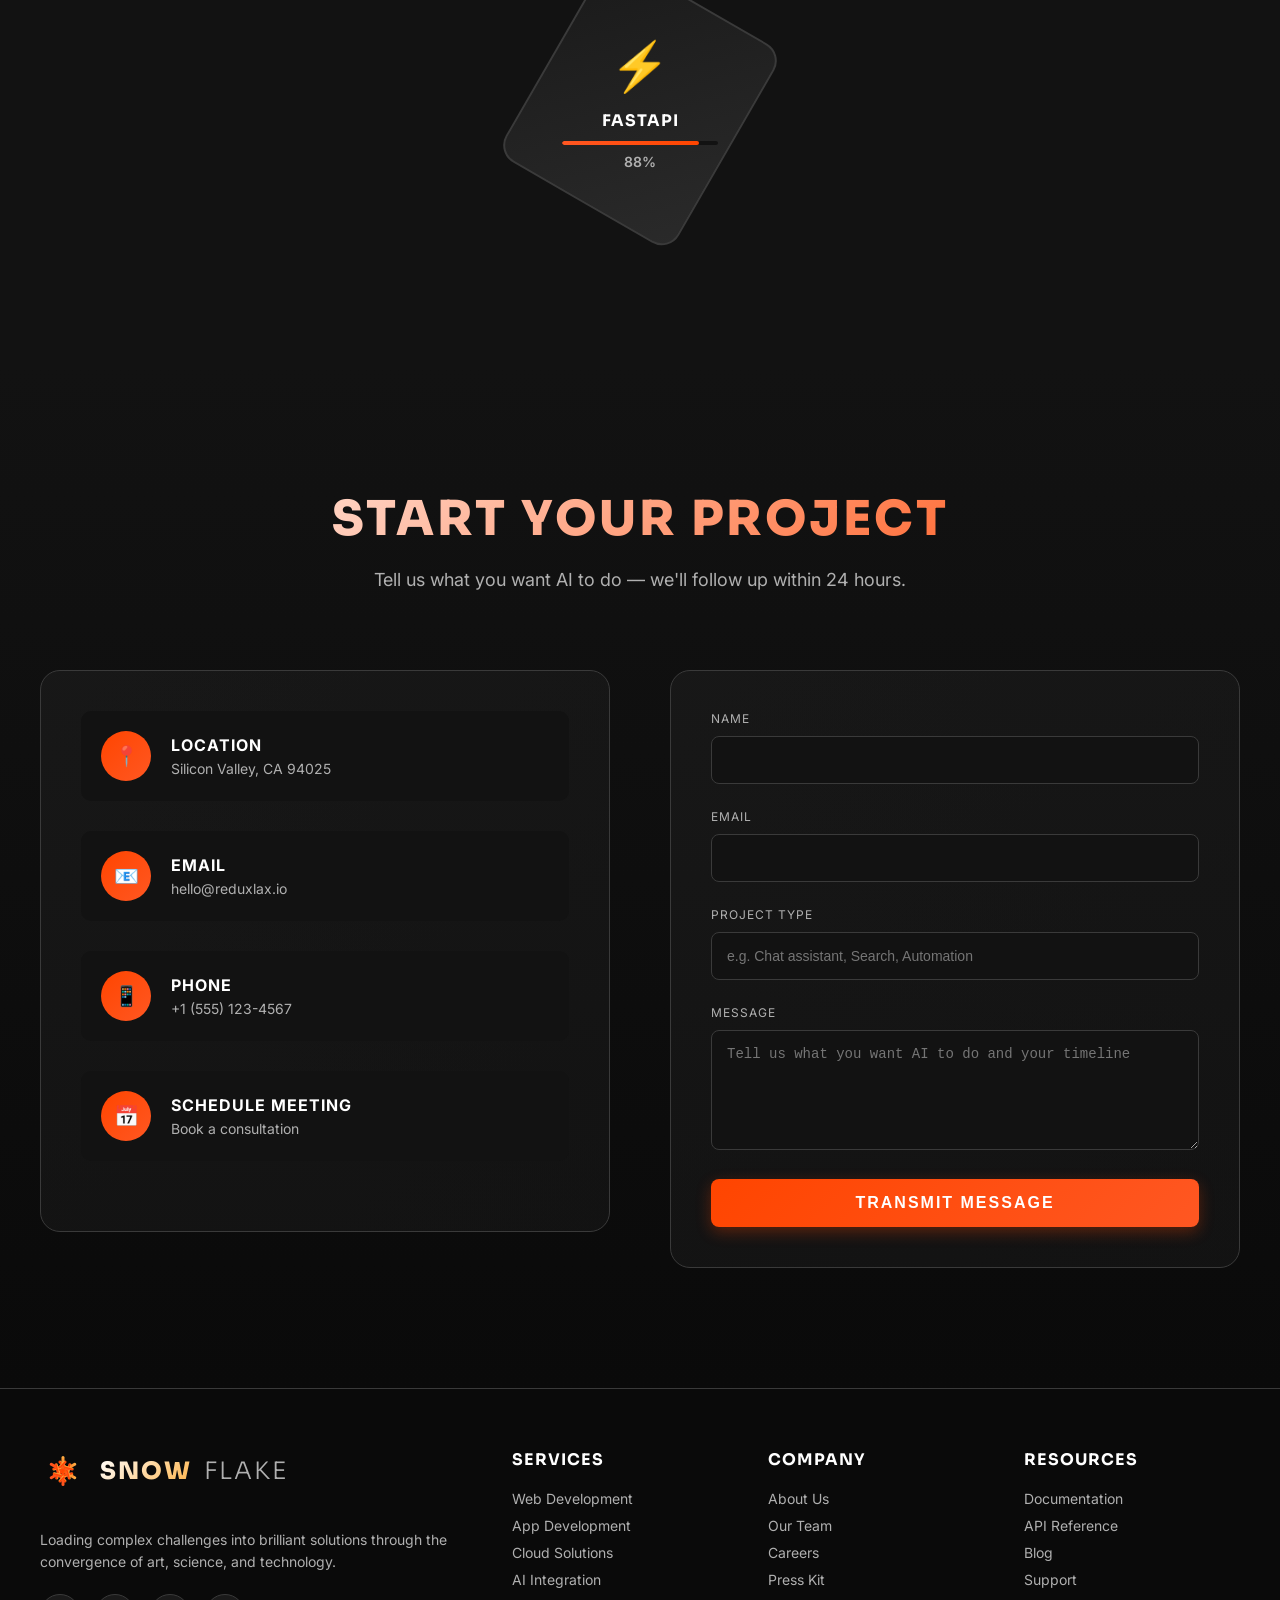
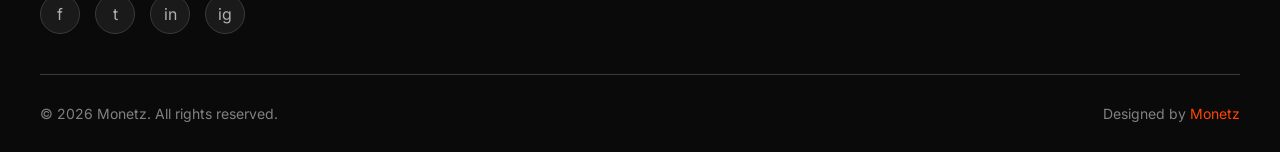
<file: services/ai_integration.html>
<!DOCTYPE html>
<html lang="en">
<head>
    <meta charset="UTF-8">
    <meta name="viewport" content="width=device-width, initial-scale=1.0">
    <title>AI Integration - Monetz</title>
    <link rel="stylesheet" href="style.css">
</head>
<body>
    <!-- Loading Screen -->
    <div class="loader" id="loader">
        <div class="loader-content">
            <div class="loader-redux">
                <div class="snowflake">
                    <span class="arm">
                        <span class="branch-bottom-l"></span>
                        <span class="branch-bottom-r"></span>
                    </span>
                    <span class="arm">
                        <span class="branch-bottom-l"></span>
                        <span class="branch-bottom-r"></span>
                    </span>
                    <span class="arm">
                        <span class="branch-bottom-l"></span>
                        <span class="branch-bottom-r"></span>
                    </span>
                </div>
            </div>
            <div style="color: var(--accent-purple); font-size: 18px; text-transform: uppercase; letter-spacing: 3px;">Loading...</div>
        </div>
    </div>

    <!-- Navigation Header -->
    <header class="header" id="header">
        <nav class="nav-container">
            <a href="../index.html#home" class="logo">
                <div class="logo-icon">
                    <div class="logo-redux">
                        <div class="snowflake">
                            <span class="arm">
                                <span class="branch-bottom-l"></span>
                                <span class="branch-bottom-r"></span>
                            </span>
                            <span class="arm">
                                <span class="branch-bottom-l"></span>
                                <span class="branch-bottom-r"></span>
                            </span>
                            <span class="arm">
                                <span class="branch-bottom-l"></span>
                                <span class="branch-bottom-r"></span>
                            </span>
                        </div>
                    </div>
                </div>
                <span class="logo-text">
                    <span class="redux">snow</span>
                    <span class="lax">flake</span>
                </span>
            </a>

            <ul class="nav-menu" id="navMenu">
                <li><a href="../index.html#home" class="nav-link">Home</a></li>
                <li><a href="../index.html#about" class="nav-link">About</a></li>
                <li><a href="../index.html#stats" class="nav-link">Metrics</a></li>
                <li><a href="../index.html#skills" class="nav-link">Arsenal</a></li>
                <li><a href="#contact" class="nav-link active">Contact</a></li>
            </ul>

            <div class="menu-toggle" id="menuToggle">
                <span></span>
                <span></span>
                <span></span>
            </div>
        </nav>
    </header>

    <!-- Page Hero -->
    <section class="page-hero" id="home">
        <div class="breadcrumb">
            <a href="../index.html#home">Home</a> / Services / AI Integration
        </div>
        <h1>AI Integration</h1>
        <p>
            Practical AI features wired into your product — from chat and search to
            automation — built to solve real problems, not just check a box.
        </p>
        <div class="hero-cta-group">
            <a href="#contact" class="btn-primary">Get a Quote</a>
            <a href="#process" class="btn-secondary">See the Process</a>
        </div>
    </section>

    <!-- What's Included -->
    <section class="philosophy-section" id="included">
        <div class="philosophy-container">
            <div class="redux-line"></div>

            <h2 class="philosophy-headline">What's Included</h2>

            <p class="philosophy-subheading">
                Every integration is tailored to your product, but these are the pillars
                every AI Integration engagement is built on.
            </p>

            <div class="philosophy-pillars">
                <div class="pillar">
                    <div class="pillar-icon">💬</div>
                    <h3 class="pillar-title">Conversational AI</h3>
                    <p class="pillar-description">
                        Chat assistants and support bots grounded in your own data, not
                        generic answers pulled from nowhere.
                    </p>
                </div>

                <div class="pillar">
                    <div class="pillar-icon">🔎</div>
                    <h3 class="pillar-title">Semantic Search</h3>
                    <p class="pillar-description">
                        Vector-based search that understands intent, so users find answers
                        even when they don't use the exact keywords.
                    </p>
                </div>

                <div class="pillar">
                    <div class="pillar-icon">⚙️</div>
                    <h3 class="pillar-title">Workflow Automation</h3>
                    <p class="pillar-description">
                        AI-driven pipelines that handle repetitive tasks — tagging,
                        summarizing, routing — so your team doesn't have to.
                    </p>
                </div>

                <div class="pillar">
                    <div class="pillar-icon">🔌</div>
                    <h3 class="pillar-title">API-First Integration</h3>
                    <p class="pillar-description">
                        Clean integrations with OpenAI, Anthropic, and other providers,
                        wired directly into your existing stack.
                    </p>
                </div>

                <div class="pillar">
                    <div class="pillar-icon">📉</div>
                    <h3 class="pillar-title">Cost-Aware Design</h3>
                    <p class="pillar-description">
                        Caching, prompt optimization, and model selection tuned to keep
                        inference costs predictable at scale.
                    </p>
                </div>

                <div class="pillar">
                    <div class="pillar-icon">🧪</div>
                    <h3 class="pillar-title">Evals & Guardrails</h3>
                    <p class="pillar-description">
                        Testing and safeguards built in from day one, so features behave
                        reliably instead of surprising your users.
                    </p>
                </div>
            </div>
        </div>
    </section>

    <!-- Process -->
    <section class="stats-section" id="process">
        <div class="section-header">
            <h2 class="section-title">Our Process</h2>
            <p class="section-subtitle">A straightforward path from idea to a shipped AI feature</p>
        </div>

        <div class="stats-grid">
            <div class="stat-card">
                <div class="process-number">01</div>
                <div class="stat-label">Use-Case Discovery</div>
                <p class="stat-description">
                    We identify where AI actually adds value in your product, and where it
                    would just add risk and cost.
                </p>
            </div>

            <div class="stat-card">
                <div class="process-number">02</div>
                <div class="stat-label">Prototype</div>
                <p class="stat-description">
                    A working proof-of-concept gets tested against real data before we
                    commit to a full build.
                </p>
            </div>

            <div class="stat-card">
                <div class="process-number">03</div>
                <div class="stat-label">Integration</div>
                <p class="stat-description">
                    The feature gets wired into your actual product and infrastructure,
                    with evals running throughout.
                </p>
            </div>

            <div class="stat-card">
                <div class="process-number">04</div>
                <div class="stat-label">Launch & Iterate</div>
                <p class="stat-description">
                    We ship, monitor real usage, and tune prompts and models based on how
                    people actually use it.
                </p>
            </div>
        </div>
    </section>

    <!-- Tech Stack -->
    <section class="skills-section" id="stack">
        <div class="skills-container">
            <div class="section-header">
                <h2 class="section-title">Tech Stack</h2>
                <p class="section-subtitle">The tools behind every integration</p>
            </div>

            <div class="skills-hexagon-grid">
                <div class="skill-hexagon">
                    <div class="hexagon-inner">
                        <div class="hexagon-content">
                            <div class="skill-icon-hex">🤖</div>
                            <div class="skill-name-hex">OpenAI API</div>
                            <div class="skill-level">
                                <div class="skill-level-fill" style="width: 93%"></div>
                            </div>
                            <div class="skill-percentage-hex">93%</div>
                        </div>
                    </div>
                </div>

                <div class="skill-hexagon">
                    <div class="hexagon-inner">
                        <div class="hexagon-content">
                            <div class="skill-icon-hex">🧠</div>
                            <div class="skill-name-hex">Claude API</div>
                            <div class="skill-level">
                                <div class="skill-level-fill" style="width: 92%"></div>
                            </div>
                            <div class="skill-percentage-hex">92%</div>
                        </div>
                    </div>
                </div>

                <div class="skill-hexagon">
                    <div class="hexagon-inner">
                        <div class="hexagon-content">
                            <div class="skill-icon-hex">🔗</div>
                            <div class="skill-name-hex">LangChain</div>
                            <div class="skill-level">
                                <div class="skill-level-fill" style="width: 84%"></div>
                            </div>
                            <div class="skill-percentage-hex">84%</div>
                        </div>
                    </div>
                </div>

                <div class="skill-hexagon">
                    <div class="hexagon-inner">
                        <div class="hexagon-content">
                            <div class="skill-icon-hex">📌</div>
                            <div class="skill-name-hex">Vector DBs</div>
                            <div class="skill-level">
                                <div class="skill-level-fill" style="width: 87%"></div>
                            </div>
                            <div class="skill-percentage-hex">87%</div>
                        </div>
                    </div>
                </div>

                <div class="skill-hexagon">
                    <div class="hexagon-inner">
                        <div class="hexagon-content">
                            <div class="skill-icon-hex">🐍</div>
                            <div class="skill-name-hex">Python</div>
                            <div class="skill-level">
                                <div class="skill-level-fill" style="width: 90%"></div>
                            </div>
                            <div class="skill-percentage-hex">90%</div>
                        </div>
                    </div>
                </div>

                <div class="skill-hexagon">
                    <div class="hexagon-inner">
                        <div class="hexagon-content">
                            <div class="skill-icon-hex">⚡</div>
                            <div class="skill-name-hex">FastAPI</div>
                            <div class="skill-level">
                                <div class="skill-level-fill" style="width: 88%"></div>
                            </div>
                            <div class="skill-percentage-hex">88%</div>
                        </div>
                    </div>
                </div>
            </div>
        </div>
    </section>

    <!-- Contact / Quote Section -->
    <section class="contact-section" id="contact">
        <div class="section-header">
            <h2 class="section-title">Start Your Project</h2>
            <p class="section-subtitle">Tell us what you want AI to do — we'll follow up within 24 hours.</p>
        </div>

        <div class="contact-container">
            <div class="contact-info">
                <a href="https://maps.google.com/?q=Silicon+Valley+CA+94025" target="_blank" class="info-item">
                    <div class="info-icon">📍</div>
                    <div class="info-text">
                        <h4>Location</h4>
                        <p>Silicon Valley, CA 94025</p>
                    </div>
                </a>

                <a href="mailto:hello@reduxlax.io" class="info-item">
                    <div class="info-icon">📧</div>
                    <div class="info-text">
                        <h4>Email</h4>
                        <p>hello@reduxlax.io</p>
                    </div>
                </a>

                <a href="tel:+15551234567" class="info-item">
                    <div class="info-icon">📱</div>
                    <div class="info-text">
                        <h4>Phone</h4>
                        <p>+1 (555) 123-4567</p>
                    </div>
                </a>

                <a href="https://calendly.com" target="_blank" class="info-item">
                    <div class="info-icon">📅</div>
                    <div class="info-text">
                        <h4>Schedule Meeting</h4>
                        <p>Book a consultation</p>
                    </div>
                </a>
            </div>

            <form class="contact-form" id="contactForm" action="https://formspree.io/f/mvkpeqnz" method="POST">
                <div class="form-group">
                    <label for="name">Name</label>
                    <input type="text" id="name" name="name" required>
                </div>

                <div class="form-group">
                    <label for="email">Email</label>
                    <input type="email" id="email" name="email" required>
                </div>

                <div class="form-group">
                    <label for="subject">Project Type</label>
                    <input type="text" id="subject" name="subject" placeholder="e.g. Chat assistant, Search, Automation" required>
                </div>

                <div class="form-group">
                    <label for="message">Message</label>
                    <textarea id="message" name="message" placeholder="Tell us what you want AI to do and your timeline" required></textarea>
                </div>

                <button type="submit" class="submit-btn">Transmit Message</button>
            </form>
        </div>
    </section>

    <!-- Footer -->
    <footer class="footer">
        <div class="footer-content">
            <div class="footer-brand">
                <div class="footer-logo">
                    <div class="logo-icon">
                        <div class="logo-redux">
                            <div class="snowflake">
                                <span class="arm">
                                    <span class="branch-bottom-l"></span>
                                    <span class="branch-bottom-r"></span>
                                </span>
                                <span class="arm">
                                    <span class="branch-bottom-l"></span>
                                    <span class="branch-bottom-r"></span>
                                </span>
                                <span class="arm">
                                    <span class="branch-bottom-l"></span>
                                    <span class="branch-bottom-r"></span>
                                </span>
                            </div>
                        </div>
                    </div>
                    <span class="logo-text">
                        <span class="redux">snow</span>
                        <span class="lax">flake</span>
                    </span>
                </div>
                <p class="footer-description">
                    Loading complex challenges into brilliant solutions through the convergence of art, science, and technology.
                </p>
                <div class="footer-social">
                    <a href="#" class="social-icon">f</a>
                    <a href="#" class="social-icon">t</a>
                    <a href="#" class="social-icon">in</a>
                    <a href="#" class="social-icon">ig</a>
                </div>
            </div>

            <div class="footer-section">
                <h4>Services</h4>
                <div class="footer-links">
                    <a href="web_development.html">Web Development</a>
                    <a href="app_development.html">App Development</a>
                    <a href="cloud_solutions.html">Cloud Solutions</a>
                    <a href="ai_integration.html">AI Integration</a>
                </div>
            </div>

            <div class="footer-section">
                <h4>Company</h4>
                <div class="footer-links">
                    <a href="../company/about.html">About Us</a>
                    <a href="../company/team.html">Our Team</a>
                    <a href="../company/careers.html">Careers</a>
                    <a href="../company/press_kit.html">Press Kit</a>
                </div>
            </div>

            <div class="footer-section">
                <h4>Resources</h4>
                <div class="footer-links">
                    <a href="../resources/docs.html">Documentation</a>
                    <a href="../resources/api_reference.html">API Reference</a>
                    <a href="../resources/blog.html">Blog</a>
                    <a href="../resources/support.html">Support</a>
                </div>
            </div>
        </div>

        <div class="footer-bottom">
            <div class="copyright">
                © 2026 Monetz. All rights reserved.
            </div>
            <div class="footer-credits">
                Designed by <a href="#" rel="nofollow" target="_blank">Monetz</a>
            </div>
        </div>
    </footer>

    <script src="ai_integration.js"></script>
</body>
</html>
</file>
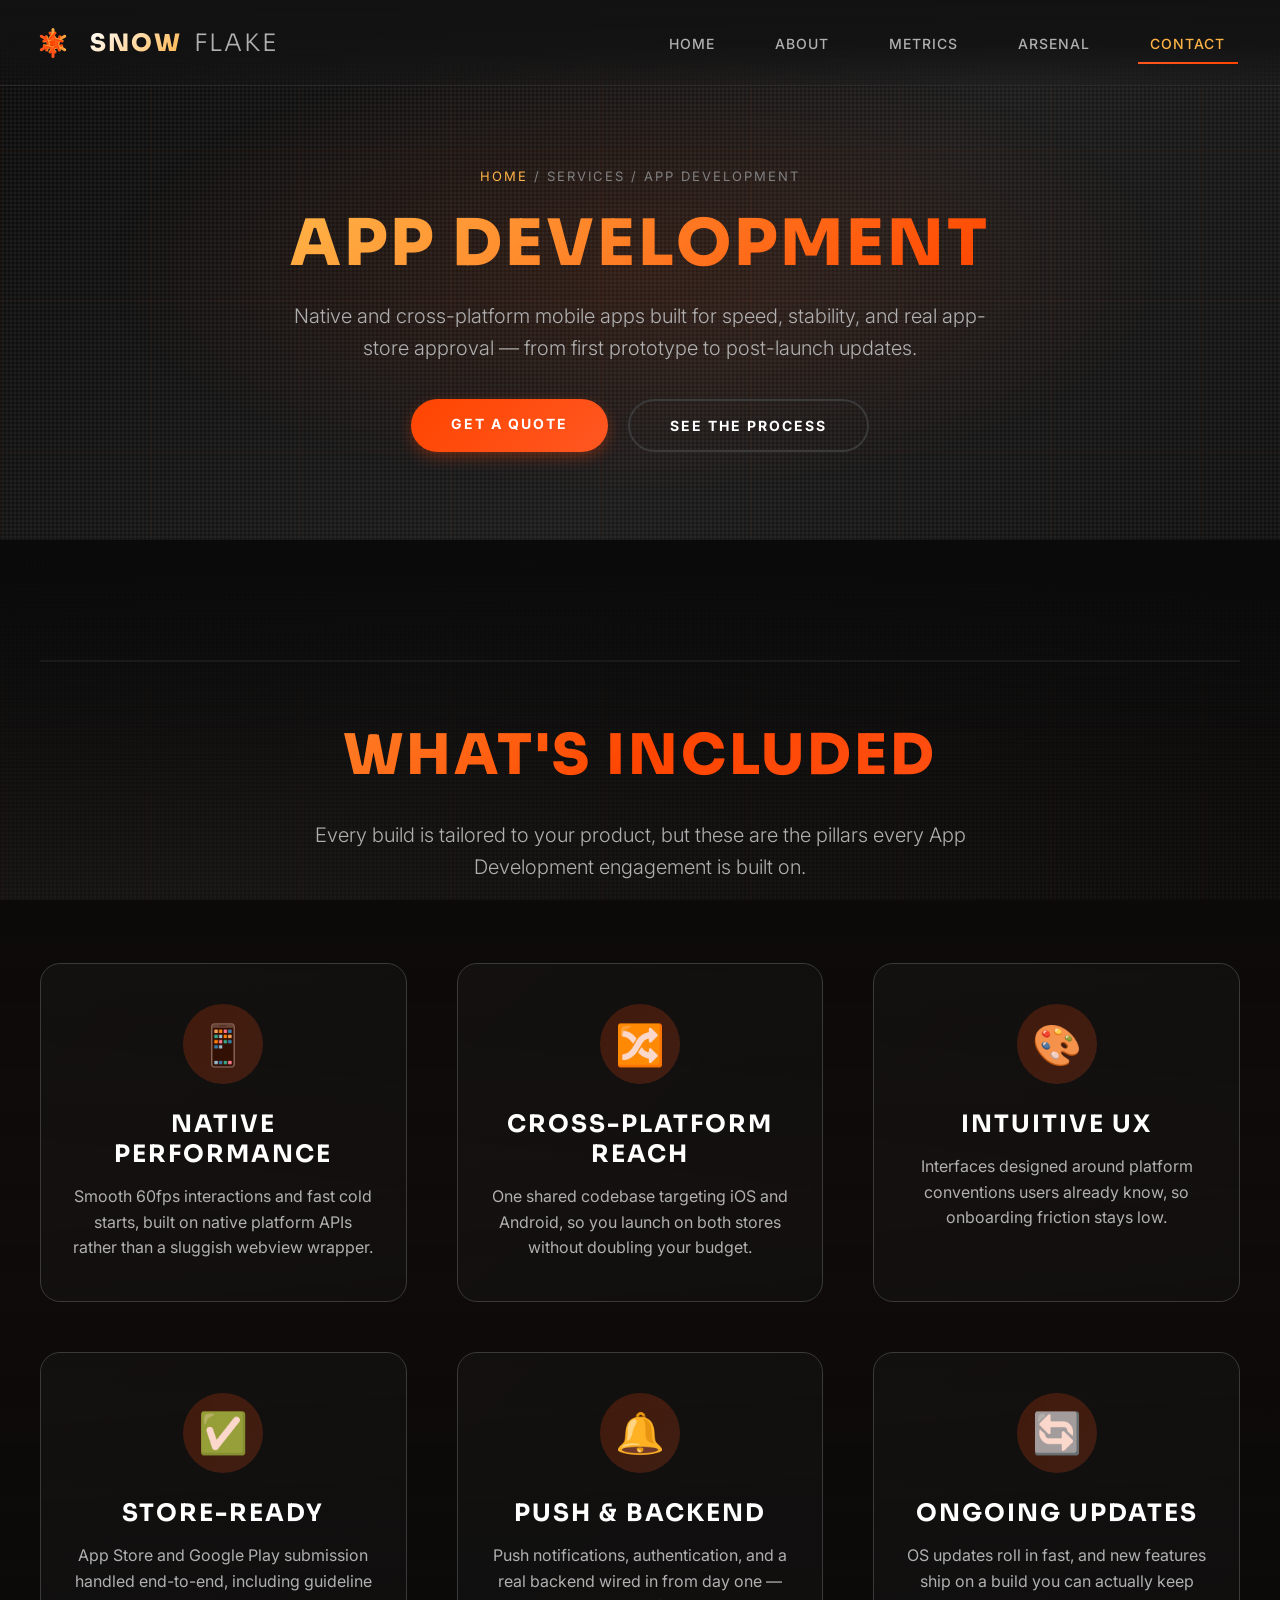
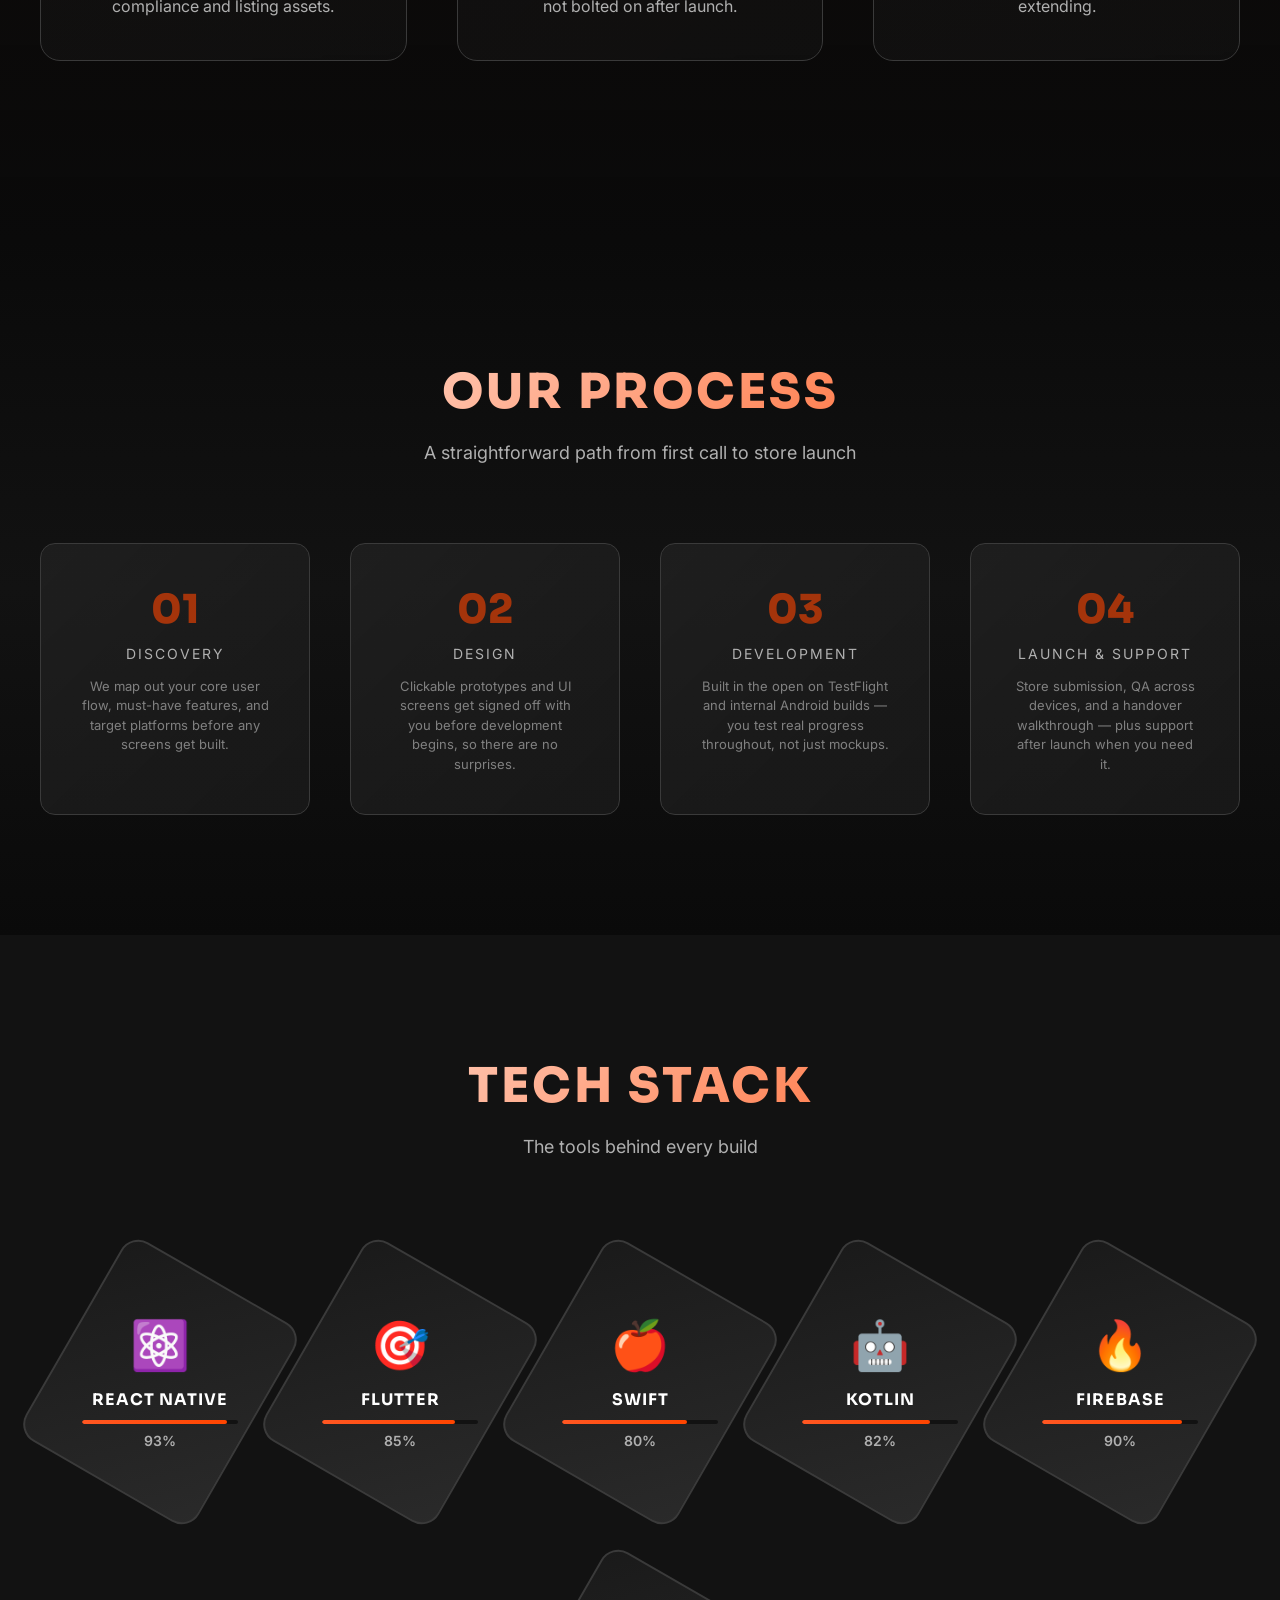
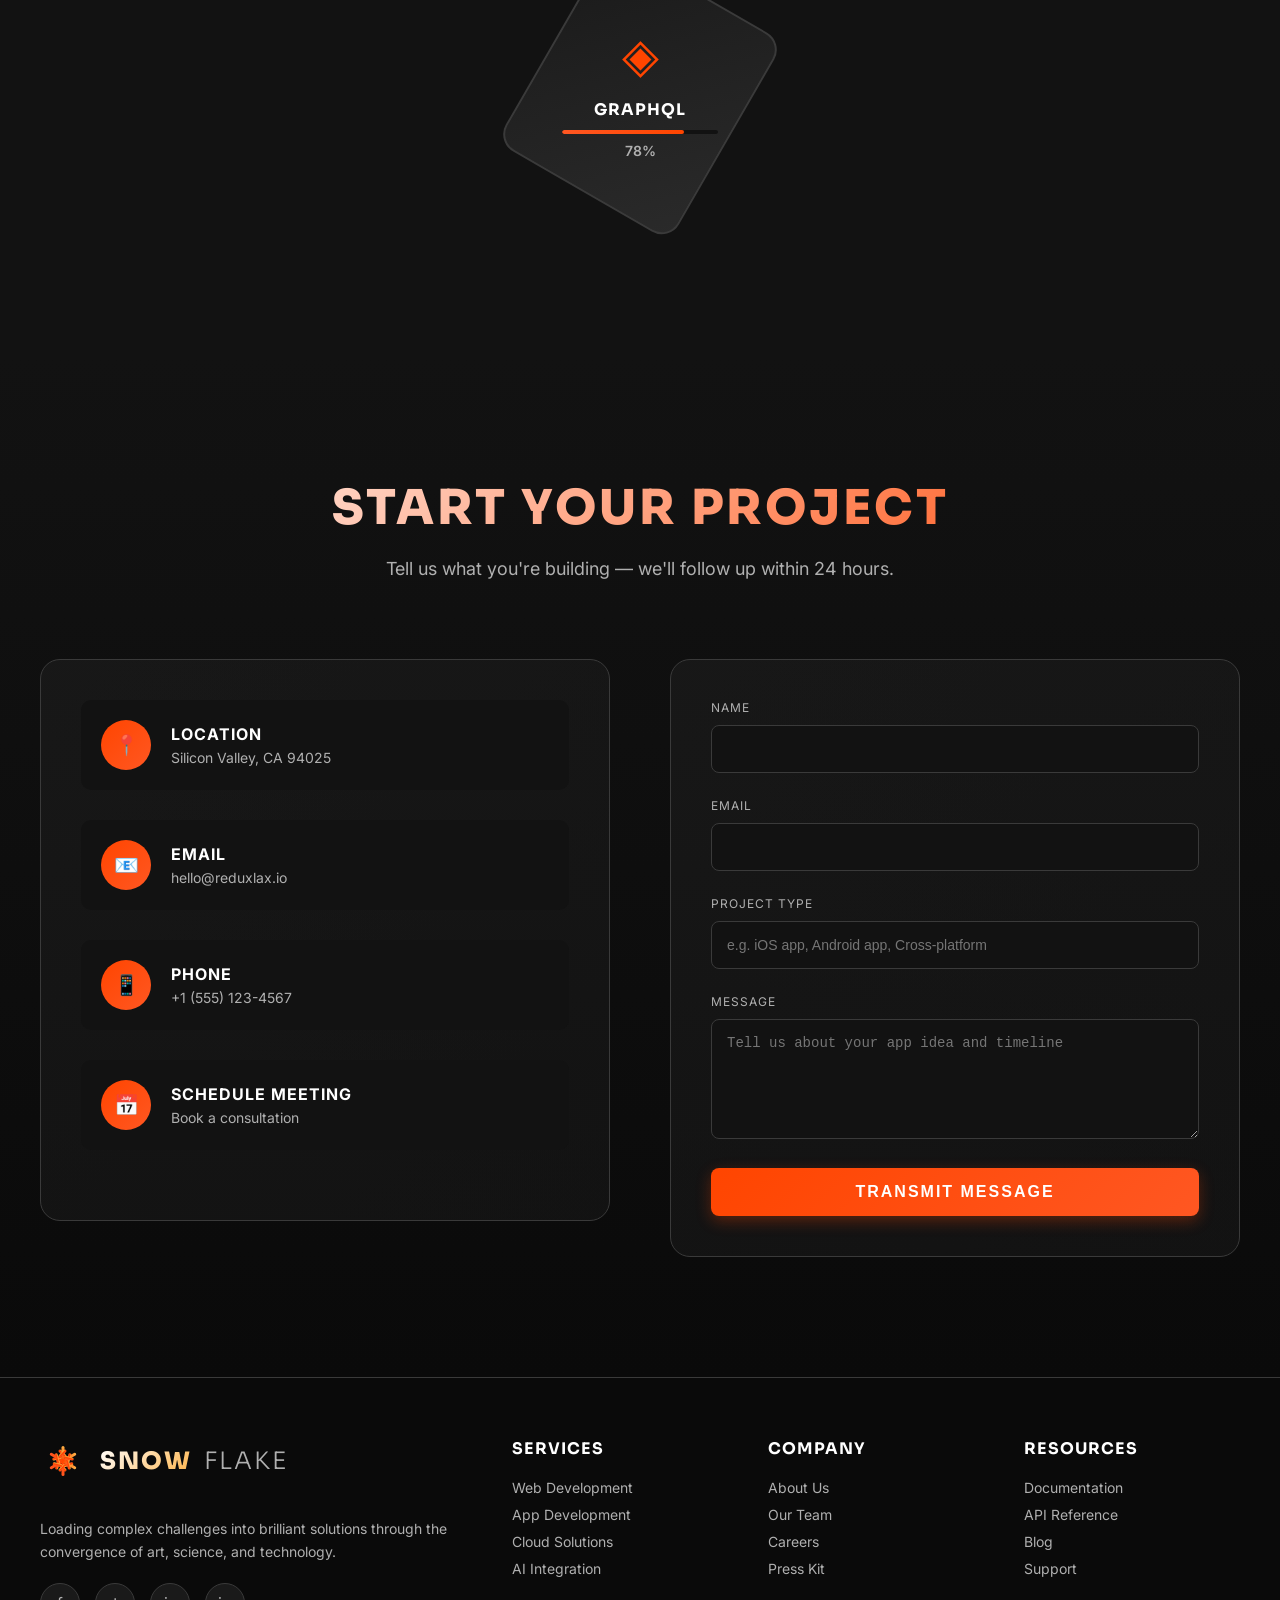
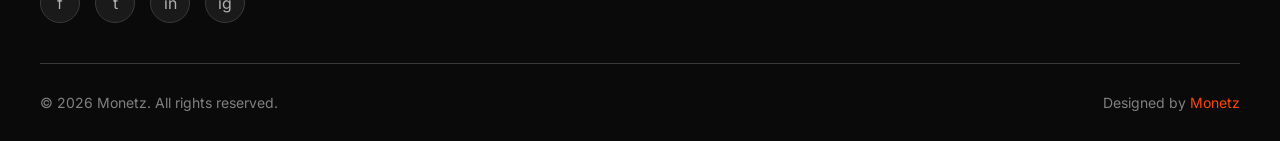
<file: services/app_development.html>
<!DOCTYPE html>
<html lang="en">
<head>
    <meta charset="UTF-8">
    <meta name="viewport" content="width=device-width, initial-scale=1.0">
    <title>App Development Services - Monetz</title>
    <link rel="stylesheet" href="style.css">
</head>
<body>
    <!-- Loading Screen -->
    <div class="loader" id="loader">
        <div class="loader-content">
            <div class="loader-redux">
                <div class="snowflake">
                    <span class="arm">
                        <span class="branch-bottom-l"></span>
                        <span class="branch-bottom-r"></span>
                    </span>
                    <span class="arm">
                        <span class="branch-bottom-l"></span>
                        <span class="branch-bottom-r"></span>
                    </span>
                    <span class="arm">
                        <span class="branch-bottom-l"></span>
                        <span class="branch-bottom-r"></span>
                    </span>
                </div>
            </div>
            <div style="color: var(--accent-purple); font-size: 18px; text-transform: uppercase; letter-spacing: 3px;">Loading...</div>
        </div>
    </div>

    <!-- Navigation Header -->
    <header class="header" id="header">
        <nav class="nav-container">
            <a href="../index.html#home" class="logo">
                <div class="logo-icon">
                    <div class="logo-redux">
                        <div class="snowflake">
                            <span class="arm">
                                <span class="branch-bottom-l"></span>
                                <span class="branch-bottom-r"></span>
                            </span>
                            <span class="arm">
                                <span class="branch-bottom-l"></span>
                                <span class="branch-bottom-r"></span>
                            </span>
                            <span class="arm">
                                <span class="branch-bottom-l"></span>
                                <span class="branch-bottom-r"></span>
                            </span>
                        </div>
                    </div>
                </div>
                <span class="logo-text">
                    <span class="redux">snow</span>
                    <span class="lax">flake</span>
                </span>
            </a>

            <ul class="nav-menu" id="navMenu">
                <li><a href="../index.html#home" class="nav-link">Home</a></li>
                <li><a href="../index.html#about" class="nav-link">About</a></li>
                <li><a href="../index.html#stats" class="nav-link">Metrics</a></li>
                <li><a href="../index.html#skills" class="nav-link">Arsenal</a></li>
                <li><a href="#contact" class="nav-link active">Contact</a></li>
            </ul>

            <div class="menu-toggle" id="menuToggle">
                <span></span>
                <span></span>
                <span></span>
            </div>
        </nav>
    </header>

    <!-- Page Hero -->
    <section class="page-hero" id="home">
        <div class="breadcrumb">
            <a href="../index.html#home">Home</a> / Services / App Development
        </div>
        <h1>App Development</h1>
        <p>
            Native and cross-platform mobile apps built for speed, stability, and real
            app-store approval — from first prototype to post-launch updates.
        </p>
        <div class="hero-cta-group">
            <a href="#contact" class="btn-primary">Get a Quote</a>
            <a href="#process" class="btn-secondary">See the Process</a>
        </div>
    </section>

    <!-- What's Included -->
    <section class="philosophy-section" id="included">
        <div class="philosophy-container">
            <div class="redux-line"></div>

            <h2 class="philosophy-headline">What's Included</h2>

            <p class="philosophy-subheading">
                Every build is tailored to your product, but these are the pillars every
                App Development engagement is built on.
            </p>

            <div class="philosophy-pillars">
                <div class="pillar">
                    <div class="pillar-icon">📱</div>
                    <h3 class="pillar-title">Native Performance</h3>
                    <p class="pillar-description">
                        Smooth 60fps interactions and fast cold starts, built on native
                        platform APIs rather than a sluggish webview wrapper.
                    </p>
                </div>

                <div class="pillar">
                    <div class="pillar-icon">🔀</div>
                    <h3 class="pillar-title">Cross-Platform Reach</h3>
                    <p class="pillar-description">
                        One shared codebase targeting iOS and Android, so you launch on both
                        stores without doubling your budget.
                    </p>
                </div>

                <div class="pillar">
                    <div class="pillar-icon">🎨</div>
                    <h3 class="pillar-title">Intuitive UX</h3>
                    <p class="pillar-description">
                        Interfaces designed around platform conventions users already know,
                        so onboarding friction stays low.
                    </p>
                </div>

                <div class="pillar">
                    <div class="pillar-icon">✅</div>
                    <h3 class="pillar-title">Store-Ready</h3>
                    <p class="pillar-description">
                        App Store and Google Play submission handled end-to-end, including
                        guideline compliance and listing assets.
                    </p>
                </div>

                <div class="pillar">
                    <div class="pillar-icon">🔔</div>
                    <h3 class="pillar-title">Push & Backend</h3>
                    <p class="pillar-description">
                        Push notifications, authentication, and a real backend wired in from
                        day one — not bolted on after launch.
                    </p>
                </div>

                <div class="pillar">
                    <div class="pillar-icon">🔄</div>
                    <h3 class="pillar-title">Ongoing Updates</h3>
                    <p class="pillar-description">
                        OS updates roll in fast, and new features ship on a build you can
                        actually keep extending.
                    </p>
                </div>
            </div>
        </div>
    </section>

    <!-- Process -->
    <section class="stats-section" id="process">
        <div class="section-header">
            <h2 class="section-title">Our Process</h2>
            <p class="section-subtitle">A straightforward path from first call to store launch</p>
        </div>

        <div class="stats-grid">
            <div class="stat-card">
                <div class="process-number">01</div>
                <div class="stat-label">Discovery</div>
                <p class="stat-description">
                    We map out your core user flow, must-have features, and target platforms
                    before any screens get built.
                </p>
            </div>

            <div class="stat-card">
                <div class="process-number">02</div>
                <div class="stat-label">Design</div>
                <p class="stat-description">
                    Clickable prototypes and UI screens get signed off with you before
                    development begins, so there are no surprises.
                </p>
            </div>

            <div class="stat-card">
                <div class="process-number">03</div>
                <div class="stat-label">Development</div>
                <p class="stat-description">
                    Built in the open on TestFlight and internal Android builds — you test
                    real progress throughout, not just mockups.
                </p>
            </div>

            <div class="stat-card">
                <div class="process-number">04</div>
                <div class="stat-label">Launch & Support</div>
                <p class="stat-description">
                    Store submission, QA across devices, and a handover walkthrough — plus
                    support after launch when you need it.
                </p>
            </div>
        </div>
    </section>

    <!-- Tech Stack -->
    <section class="skills-section" id="stack">
        <div class="skills-container">
            <div class="section-header">
                <h2 class="section-title">Tech Stack</h2>
                <p class="section-subtitle">The tools behind every build</p>
            </div>

            <div class="skills-hexagon-grid">
                <div class="skill-hexagon">
                    <div class="hexagon-inner">
                        <div class="hexagon-content">
                            <div class="skill-icon-hex">⚛️</div>
                            <div class="skill-name-hex">React Native</div>
                            <div class="skill-level">
                                <div class="skill-level-fill" style="width: 93%"></div>
                            </div>
                            <div class="skill-percentage-hex">93%</div>
                        </div>
                    </div>
                </div>

                <div class="skill-hexagon">
                    <div class="hexagon-inner">
                        <div class="hexagon-content">
                            <div class="skill-icon-hex">🎯</div>
                            <div class="skill-name-hex">Flutter</div>
                            <div class="skill-level">
                                <div class="skill-level-fill" style="width: 85%"></div>
                            </div>
                            <div class="skill-percentage-hex">85%</div>
                        </div>
                    </div>
                </div>

                <div class="skill-hexagon">
                    <div class="hexagon-inner">
                        <div class="hexagon-content">
                            <div class="skill-icon-hex">🍎</div>
                            <div class="skill-name-hex">Swift</div>
                            <div class="skill-level">
                                <div class="skill-level-fill" style="width: 80%"></div>
                            </div>
                            <div class="skill-percentage-hex">80%</div>
                        </div>
                    </div>
                </div>

                <div class="skill-hexagon">
                    <div class="hexagon-inner">
                        <div class="hexagon-content">
                            <div class="skill-icon-hex">🤖</div>
                            <div class="skill-name-hex">Kotlin</div>
                            <div class="skill-level">
                                <div class="skill-level-fill" style="width: 82%"></div>
                            </div>
                            <div class="skill-percentage-hex">82%</div>
                        </div>
                    </div>
                </div>

                <div class="skill-hexagon">
                    <div class="hexagon-inner">
                        <div class="hexagon-content">
                            <div class="skill-icon-hex">🔥</div>
                            <div class="skill-name-hex">Firebase</div>
                            <div class="skill-level">
                                <div class="skill-level-fill" style="width: 90%"></div>
                            </div>
                            <div class="skill-percentage-hex">90%</div>
                        </div>
                    </div>
                </div>

                <div class="skill-hexagon">
                    <div class="hexagon-inner">
                        <div class="hexagon-content">
                            <div class="skill-icon-hex">◈</div>
                            <div class="skill-name-hex">GraphQL</div>
                            <div class="skill-level">
                                <div class="skill-level-fill" style="width: 78%"></div>
                            </div>
                            <div class="skill-percentage-hex">78%</div>
                        </div>
                    </div>
                </div>
            </div>
        </div>
    </section>

    <!-- Contact / Quote Section -->
    <section class="contact-section" id="contact">
        <div class="section-header">
            <h2 class="section-title">Start Your Project</h2>
            <p class="section-subtitle">Tell us what you're building — we'll follow up within 24 hours.</p>
        </div>

        <div class="contact-container">
            <div class="contact-info">
                <a href="https://maps.google.com/?q=Silicon+Valley+CA+94025" target="_blank" class="info-item">
                    <div class="info-icon">📍</div>
                    <div class="info-text">
                        <h4>Location</h4>
                        <p>Silicon Valley, CA 94025</p>
                    </div>
                </a>

                <a href="mailto:hello@reduxlax.io" class="info-item">
                    <div class="info-icon">📧</div>
                    <div class="info-text">
                        <h4>Email</h4>
                        <p>hello@reduxlax.io</p>
                    </div>
                </a>

                <a href="tel:+15551234567" class="info-item">
                    <div class="info-icon">📱</div>
                    <div class="info-text">
                        <h4>Phone</h4>
                        <p>+1 (555) 123-4567</p>
                    </div>
                </a>

                <a href="https://calendly.com" target="_blank" class="info-item">
                    <div class="info-icon">📅</div>
                    <div class="info-text">
                        <h4>Schedule Meeting</h4>
                        <p>Book a consultation</p>
                    </div>
                </a>
            </div>

            <form class="contact-form" id="contactForm" action="https://formspree.io/f/mvkpeqnz" method="POST">
                <div class="form-group">
                    <label for="name">Name</label>
                    <input type="text" id="name" name="name" required>
                </div>

                <div class="form-group">
                    <label for="email">Email</label>
                    <input type="email" id="email" name="email" required>
                </div>

                <div class="form-group">
                    <label for="subject">Project Type</label>
                    <input type="text" id="subject" name="subject" placeholder="e.g. iOS app, Android app, Cross-platform" required>
                </div>

                <div class="form-group">
                    <label for="message">Message</label>
                    <textarea id="message" name="message" placeholder="Tell us about your app idea and timeline" required></textarea>
                </div>

                <button type="submit" class="submit-btn">Transmit Message</button>
            </form>
        </div>
    </section>

    <!-- Footer -->
    <footer class="footer">
        <div class="footer-content">
            <div class="footer-brand">
                <div class="footer-logo">
                    <div class="logo-icon">
                        <div class="logo-redux">
                            <div class="snowflake">
                                <span class="arm">
                                    <span class="branch-bottom-l"></span>
                                    <span class="branch-bottom-r"></span>
                                </span>
                                <span class="arm">
                                    <span class="branch-bottom-l"></span>
                                    <span class="branch-bottom-r"></span>
                                </span>
                                <span class="arm">
                                    <span class="branch-bottom-l"></span>
                                    <span class="branch-bottom-r"></span>
                                </span>
                            </div>
                        </div>
                    </div>
                    <span class="logo-text">
                        <span class="redux">snow</span>
                        <span class="lax">flake</span>
                    </span>
                </div>
                <p class="footer-description">
                    Loading complex challenges into brilliant solutions through the convergence of art, science, and technology.
                </p>
                <div class="footer-social">
                    <a href="#" class="social-icon">f</a>
                    <a href="#" class="social-icon">t</a>
                    <a href="#" class="social-icon">in</a>
                    <a href="#" class="social-icon">ig</a>
                </div>
            </div>

            <div class="footer-section">
                <h4>Services</h4>
                <div class="footer-links">
                    <a href="web_development.html">Web Development</a>
                    <a href="app_development.html">App Development</a>
                    <a href="cloud_solutions.html">Cloud Solutions</a>
                    <a href="ai_integration.html">AI Integration</a>
                </div>
            </div>

            <div class="footer-section">
                <h4>Company</h4>
                <div class="footer-links">
                    <a href="../company/about.html">About Us</a>
                    <a href="../company/team.html">Our Team</a>
                    <a href="../company/careers.html">Careers</a>
                    <a href="../company/press_kit.html">Press Kit</a>
                </div>
            </div>

            <div class="footer-section">
                <h4>Resources</h4>
                <div class="footer-links">
                    <a href="../resources/docs.html">Documentation</a>
                    <a href="../resources/api_reference.html">API Reference</a>
                    <a href="../resources/blog.html">Blog</a>
                    <a href="../resources/support.html">Support</a>
                </div>
            </div>
        </div>

        <div class="footer-bottom">
            <div class="copyright">
                © 2026 Monetz. All rights reserved.
            </div>
            <div class="footer-credits">
                Designed by <a href="#" rel="nofollow" target="_blank">Monetz</a>
            </div>
        </div>
    </footer>

    <script src="app_development.js"></script>
</body>
</html>
</file>
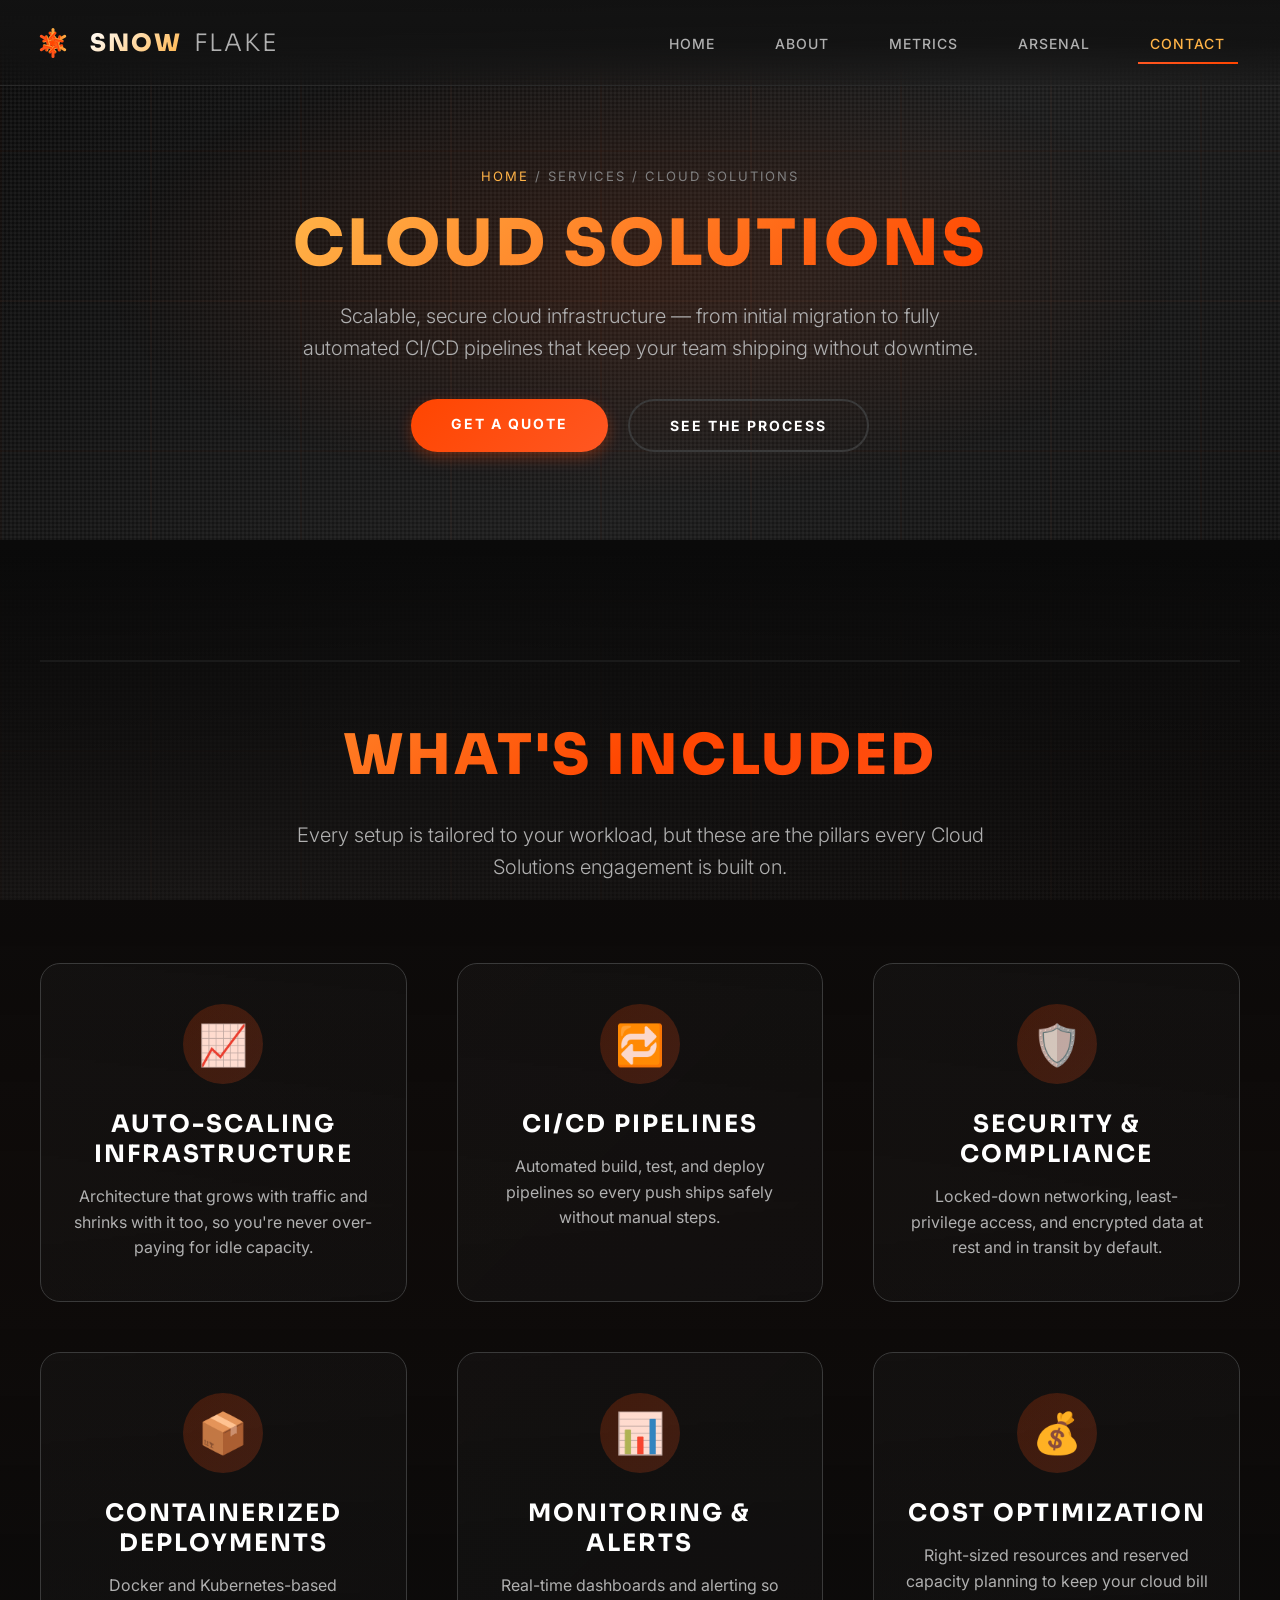
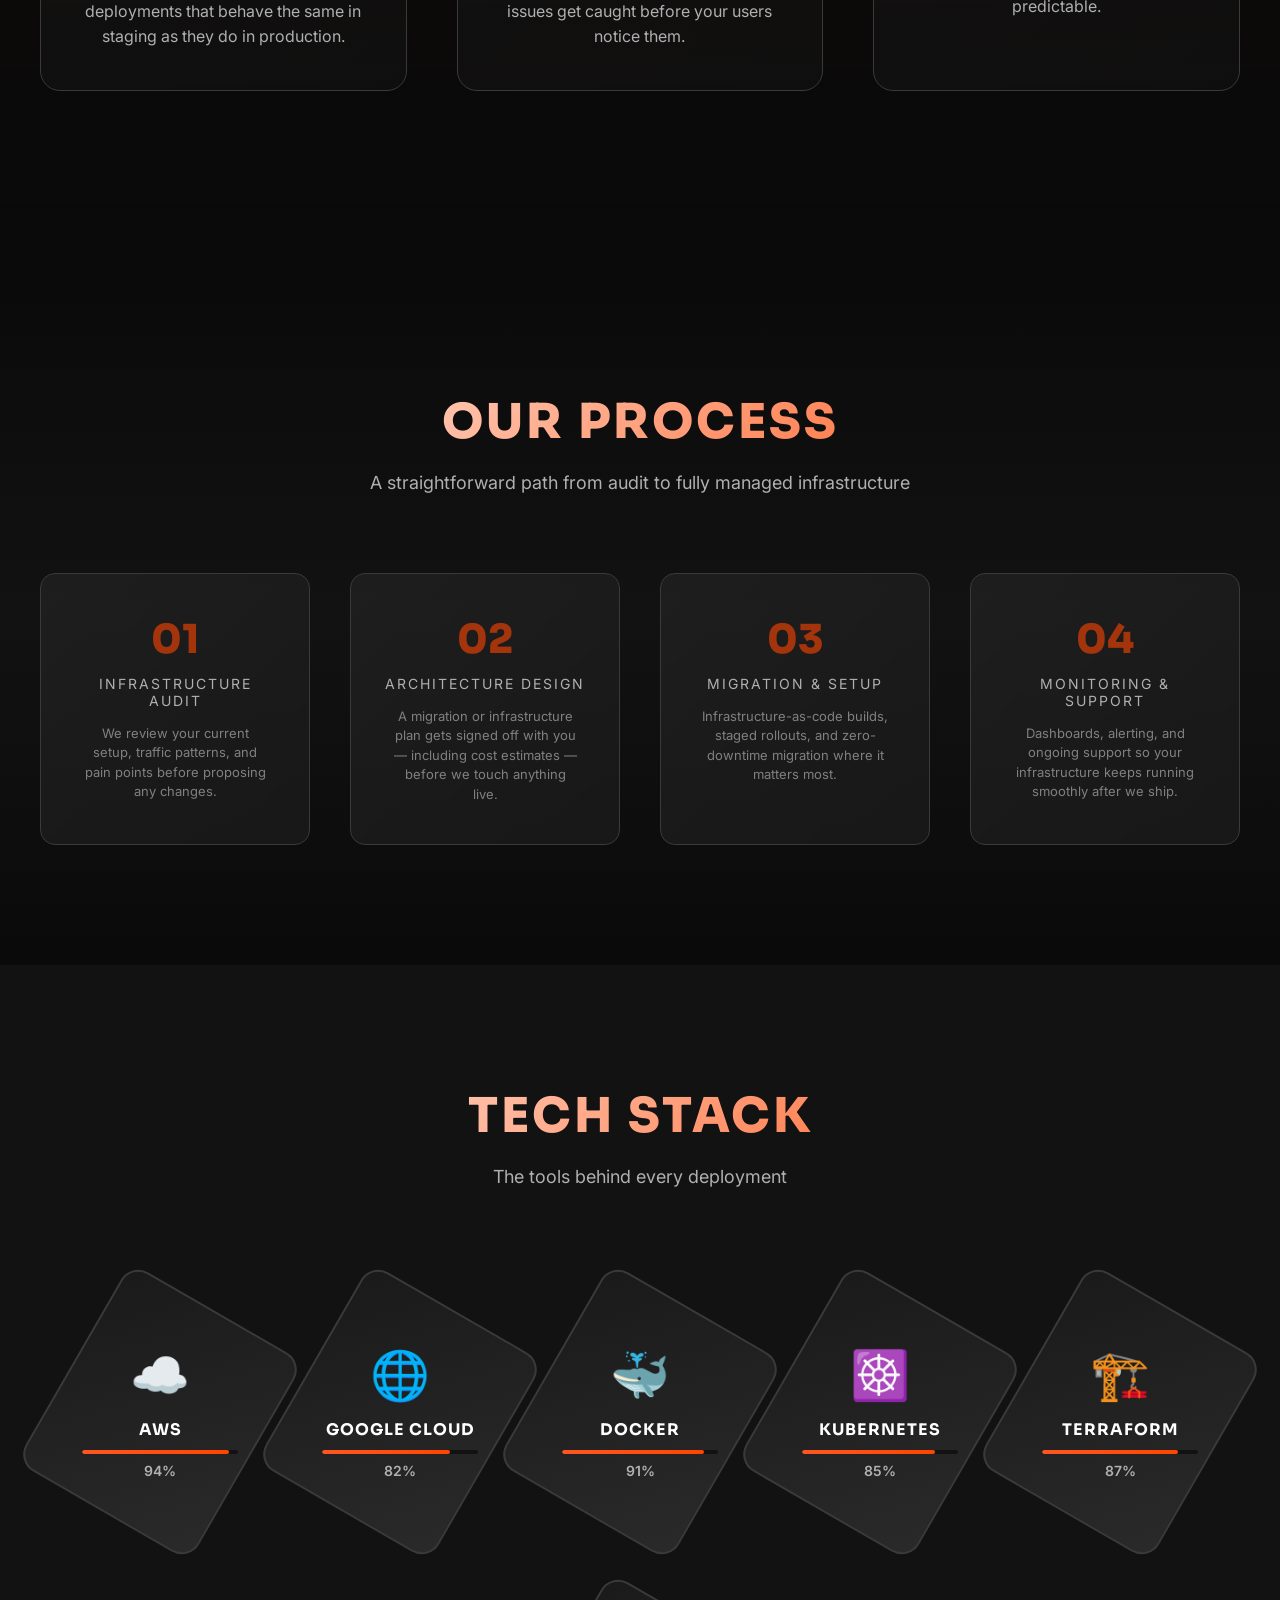
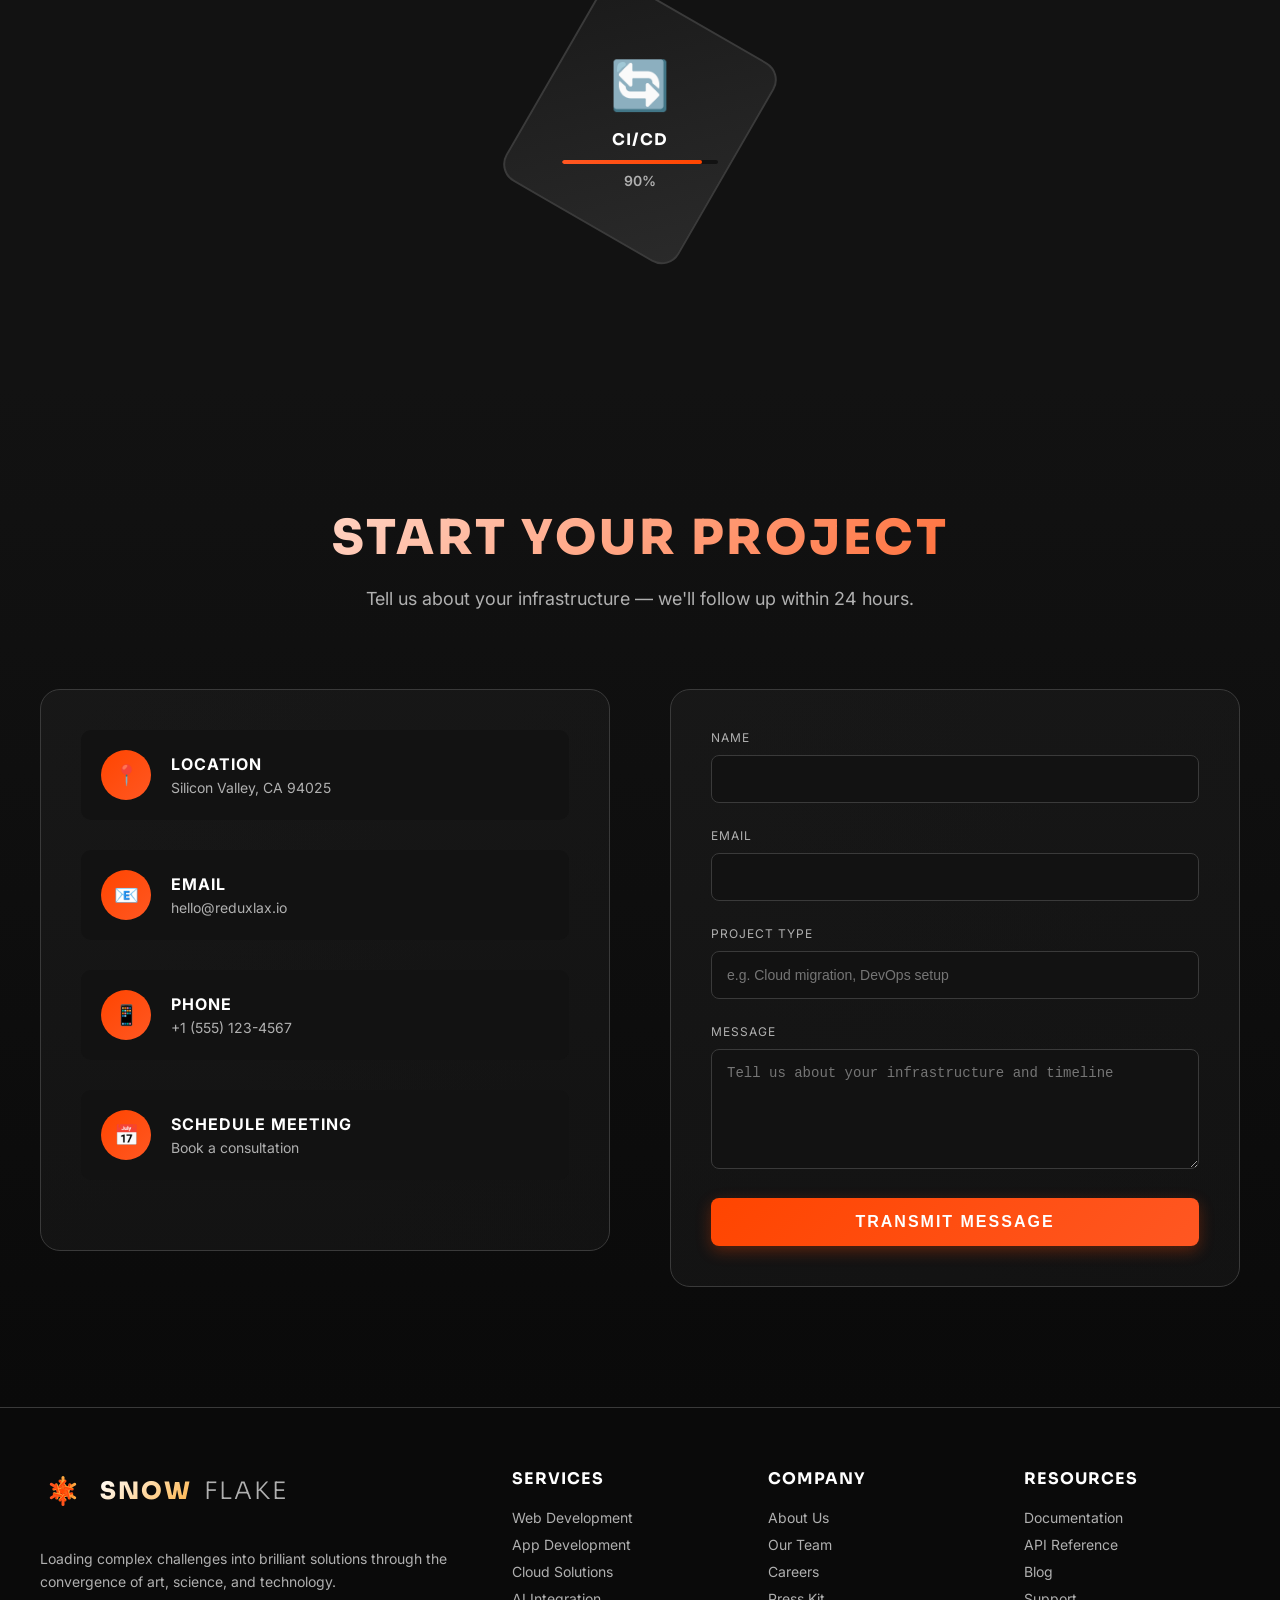
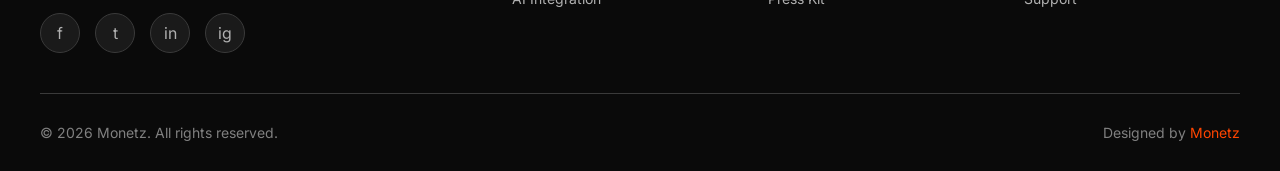
<file: services/cloud_solutions.html>
<!DOCTYPE html>
<html lang="en">
<head>
    <meta charset="UTF-8">
    <meta name="viewport" content="width=device-width, initial-scale=1.0">
    <title>Cloud Solutions - Monetz</title>
    <link rel="stylesheet" href="style.css">
</head>
<body>
    <!-- Loading Screen -->
    <div class="loader" id="loader">
        <div class="loader-content">
            <div class="loader-redux">
                <div class="snowflake">
                    <span class="arm">
                        <span class="branch-bottom-l"></span>
                        <span class="branch-bottom-r"></span>
                    </span>
                    <span class="arm">
                        <span class="branch-bottom-l"></span>
                        <span class="branch-bottom-r"></span>
                    </span>
                    <span class="arm">
                        <span class="branch-bottom-l"></span>
                        <span class="branch-bottom-r"></span>
                    </span>
                </div>
            </div>
            <div style="color: var(--accent-purple); font-size: 18px; text-transform: uppercase; letter-spacing: 3px;">Loading...</div>
        </div>
    </div>

    <!-- Navigation Header -->
    <header class="header" id="header">
        <nav class="nav-container">
            <a href="../index.html#home" class="logo">
                <div class="logo-icon">
                    <div class="logo-redux">
                        <div class="snowflake">
                            <span class="arm">
                                <span class="branch-bottom-l"></span>
                                <span class="branch-bottom-r"></span>
                            </span>
                            <span class="arm">
                                <span class="branch-bottom-l"></span>
                                <span class="branch-bottom-r"></span>
                            </span>
                            <span class="arm">
                                <span class="branch-bottom-l"></span>
                                <span class="branch-bottom-r"></span>
                            </span>
                        </div>
                    </div>
                </div>
                <span class="logo-text">
                    <span class="redux">snow</span>
                    <span class="lax">flake</span>
                </span>
            </a>

            <ul class="nav-menu" id="navMenu">
                <li><a href="../index.html#home" class="nav-link">Home</a></li>
                <li><a href="../index.html#about" class="nav-link">About</a></li>
                <li><a href="../index.html#stats" class="nav-link">Metrics</a></li>
                <li><a href="../index.html#skills" class="nav-link">Arsenal</a></li>
                <li><a href="#contact" class="nav-link active">Contact</a></li>
            </ul>

            <div class="menu-toggle" id="menuToggle">
                <span></span>
                <span></span>
                <span></span>
            </div>
        </nav>
    </header>

    <!-- Page Hero -->
    <section class="page-hero" id="home">
        <div class="breadcrumb">
            <a href="../index.html#home">Home</a> / Services / Cloud Solutions
        </div>
        <h1>Cloud Solutions</h1>
        <p>
            Scalable, secure cloud infrastructure — from initial migration to fully
            automated CI/CD pipelines that keep your team shipping without downtime.
        </p>
        <div class="hero-cta-group">
            <a href="#contact" class="btn-primary">Get a Quote</a>
            <a href="#process" class="btn-secondary">See the Process</a>
        </div>
    </section>

    <!-- What's Included -->
    <section class="philosophy-section" id="included">
        <div class="philosophy-container">
            <div class="redux-line"></div>

            <h2 class="philosophy-headline">What's Included</h2>

            <p class="philosophy-subheading">
                Every setup is tailored to your workload, but these are the pillars every
                Cloud Solutions engagement is built on.
            </p>

            <div class="philosophy-pillars">
                <div class="pillar">
                    <div class="pillar-icon">📈</div>
                    <h3 class="pillar-title">Auto-Scaling Infrastructure</h3>
                    <p class="pillar-description">
                        Architecture that grows with traffic and shrinks with it too, so
                        you're never over-paying for idle capacity.
                    </p>
                </div>

                <div class="pillar">
                    <div class="pillar-icon">🔁</div>
                    <h3 class="pillar-title">CI/CD Pipelines</h3>
                    <p class="pillar-description">
                        Automated build, test, and deploy pipelines so every push ships
                        safely without manual steps.
                    </p>
                </div>

                <div class="pillar">
                    <div class="pillar-icon">🛡️</div>
                    <h3 class="pillar-title">Security & Compliance</h3>
                    <p class="pillar-description">
                        Locked-down networking, least-privilege access, and encrypted data
                        at rest and in transit by default.
                    </p>
                </div>

                <div class="pillar">
                    <div class="pillar-icon">📦</div>
                    <h3 class="pillar-title">Containerized Deployments</h3>
                    <p class="pillar-description">
                        Docker and Kubernetes-based deployments that behave the same in
                        staging as they do in production.
                    </p>
                </div>

                <div class="pillar">
                    <div class="pillar-icon">📊</div>
                    <h3 class="pillar-title">Monitoring & Alerts</h3>
                    <p class="pillar-description">
                        Real-time dashboards and alerting so issues get caught before your
                        users notice them.
                    </p>
                </div>

                <div class="pillar">
                    <div class="pillar-icon">💰</div>
                    <h3 class="pillar-title">Cost Optimization</h3>
                    <p class="pillar-description">
                        Right-sized resources and reserved capacity planning to keep your
                        cloud bill predictable.
                    </p>
                </div>
            </div>
        </div>
    </section>

    <!-- Process -->
    <section class="stats-section" id="process">
        <div class="section-header">
            <h2 class="section-title">Our Process</h2>
            <p class="section-subtitle">A straightforward path from audit to fully managed infrastructure</p>
        </div>

        <div class="stats-grid">
            <div class="stat-card">
                <div class="process-number">01</div>
                <div class="stat-label">Infrastructure Audit</div>
                <p class="stat-description">
                    We review your current setup, traffic patterns, and pain points before
                    proposing any changes.
                </p>
            </div>

            <div class="stat-card">
                <div class="process-number">02</div>
                <div class="stat-label">Architecture Design</div>
                <p class="stat-description">
                    A migration or infrastructure plan gets signed off with you — including
                    cost estimates — before we touch anything live.
                </p>
            </div>

            <div class="stat-card">
                <div class="process-number">03</div>
                <div class="stat-label">Migration & Setup</div>
                <p class="stat-description">
                    Infrastructure-as-code builds, staged rollouts, and zero-downtime
                    migration where it matters most.
                </p>
            </div>

            <div class="stat-card">
                <div class="process-number">04</div>
                <div class="stat-label">Monitoring & Support</div>
                <p class="stat-description">
                    Dashboards, alerting, and ongoing support so your infrastructure keeps
                    running smoothly after we ship.
                </p>
            </div>
        </div>
    </section>

    <!-- Tech Stack -->
    <section class="skills-section" id="stack">
        <div class="skills-container">
            <div class="section-header">
                <h2 class="section-title">Tech Stack</h2>
                <p class="section-subtitle">The tools behind every deployment</p>
            </div>

            <div class="skills-hexagon-grid">
                <div class="skill-hexagon">
                    <div class="hexagon-inner">
                        <div class="hexagon-content">
                            <div class="skill-icon-hex">☁️</div>
                            <div class="skill-name-hex">AWS</div>
                            <div class="skill-level">
                                <div class="skill-level-fill" style="width: 94%"></div>
                            </div>
                            <div class="skill-percentage-hex">94%</div>
                        </div>
                    </div>
                </div>

                <div class="skill-hexagon">
                    <div class="hexagon-inner">
                        <div class="hexagon-content">
                            <div class="skill-icon-hex">🌐</div>
                            <div class="skill-name-hex">Google Cloud</div>
                            <div class="skill-level">
                                <div class="skill-level-fill" style="width: 82%"></div>
                            </div>
                            <div class="skill-percentage-hex">82%</div>
                        </div>
                    </div>
                </div>

                <div class="skill-hexagon">
                    <div class="hexagon-inner">
                        <div class="hexagon-content">
                            <div class="skill-icon-hex">🐳</div>
                            <div class="skill-name-hex">Docker</div>
                            <div class="skill-level">
                                <div class="skill-level-fill" style="width: 91%"></div>
                            </div>
                            <div class="skill-percentage-hex">91%</div>
                        </div>
                    </div>
                </div>

                <div class="skill-hexagon">
                    <div class="hexagon-inner">
                        <div class="hexagon-content">
                            <div class="skill-icon-hex">☸️</div>
                            <div class="skill-name-hex">Kubernetes</div>
                            <div class="skill-level">
                                <div class="skill-level-fill" style="width: 85%"></div>
                            </div>
                            <div class="skill-percentage-hex">85%</div>
                        </div>
                    </div>
                </div>

                <div class="skill-hexagon">
                    <div class="hexagon-inner">
                        <div class="hexagon-content">
                            <div class="skill-icon-hex">🏗️</div>
                            <div class="skill-name-hex">Terraform</div>
                            <div class="skill-level">
                                <div class="skill-level-fill" style="width: 87%"></div>
                            </div>
                            <div class="skill-percentage-hex">87%</div>
                        </div>
                    </div>
                </div>

                <div class="skill-hexagon">
                    <div class="hexagon-inner">
                        <div class="hexagon-content">
                            <div class="skill-icon-hex">🔄</div>
                            <div class="skill-name-hex">CI/CD</div>
                            <div class="skill-level">
                                <div class="skill-level-fill" style="width: 90%"></div>
                            </div>
                            <div class="skill-percentage-hex">90%</div>
                        </div>
                    </div>
                </div>
            </div>
        </div>
    </section>

    <!-- Contact / Quote Section -->
    <section class="contact-section" id="contact">
        <div class="section-header">
            <h2 class="section-title">Start Your Project</h2>
            <p class="section-subtitle">Tell us about your infrastructure — we'll follow up within 24 hours.</p>
        </div>

        <div class="contact-container">
            <div class="contact-info">
                <a href="https://maps.google.com/?q=Silicon+Valley+CA+94025" target="_blank" class="info-item">
                    <div class="info-icon">📍</div>
                    <div class="info-text">
                        <h4>Location</h4>
                        <p>Silicon Valley, CA 94025</p>
                    </div>
                </a>

                <a href="mailto:hello@reduxlax.io" class="info-item">
                    <div class="info-icon">📧</div>
                    <div class="info-text">
                        <h4>Email</h4>
                        <p>hello@reduxlax.io</p>
                    </div>
                </a>

                <a href="tel:+15551234567" class="info-item">
                    <div class="info-icon">📱</div>
                    <div class="info-text">
                        <h4>Phone</h4>
                        <p>+1 (555) 123-4567</p>
                    </div>
                </a>

                <a href="https://calendly.com" target="_blank" class="info-item">
                    <div class="info-icon">📅</div>
                    <div class="info-text">
                        <h4>Schedule Meeting</h4>
                        <p>Book a consultation</p>
                    </div>
                </a>
            </div>

            <form class="contact-form" id="contactForm" action="https://formspree.io/f/mvkpeqnz" method="POST">
                <div class="form-group">
                    <label for="name">Name</label>
                    <input type="text" id="name" name="name" required>
                </div>

                <div class="form-group">
                    <label for="email">Email</label>
                    <input type="email" id="email" name="email" required>
                </div>

                <div class="form-group">
                    <label for="subject">Project Type</label>
                    <input type="text" id="subject" name="subject" placeholder="e.g. Cloud migration, DevOps setup" required>
                </div>

                <div class="form-group">
                    <label for="message">Message</label>
                    <textarea id="message" name="message" placeholder="Tell us about your infrastructure and timeline" required></textarea>
                </div>

                <button type="submit" class="submit-btn">Transmit Message</button>
            </form>
        </div>
    </section>

    <!-- Footer -->
    <footer class="footer">
        <div class="footer-content">
            <div class="footer-brand">
                <div class="footer-logo">
                    <div class="logo-icon">
                        <div class="logo-redux">
                            <div class="snowflake">
                                <span class="arm">
                                    <span class="branch-bottom-l"></span>
                                    <span class="branch-bottom-r"></span>
                                </span>
                                <span class="arm">
                                    <span class="branch-bottom-l"></span>
                                    <span class="branch-bottom-r"></span>
                                </span>
                                <span class="arm">
                                    <span class="branch-bottom-l"></span>
                                    <span class="branch-bottom-r"></span>
                                </span>
                            </div>
                        </div>
                    </div>
                    <span class="logo-text">
                        <span class="redux">snow</span>
                        <span class="lax">flake</span>
                    </span>
                </div>
                <p class="footer-description">
                    Loading complex challenges into brilliant solutions through the convergence of art, science, and technology.
                </p>
                <div class="footer-social">
                    <a href="#" class="social-icon">f</a>
                    <a href="#" class="social-icon">t</a>
                    <a href="#" class="social-icon">in</a>
                    <a href="#" class="social-icon">ig</a>
                </div>
            </div>

            <div class="footer-section">
                <h4>Services</h4>
                <div class="footer-links">
                    <a href="web_development.html">Web Development</a>
                    <a href="app_development.html">App Development</a>
                    <a href="cloud_solutions.html">Cloud Solutions</a>
                    <a href="ai_integration.html">AI Integration</a>
                </div>
            </div>

            <div class="footer-section">
                <h4>Company</h4>
                <div class="footer-links">
                    <a href="../company/about.html">About Us</a>
                    <a href="../company/team.html">Our Team</a>
                    <a href="../company/careers.html">Careers</a>
                    <a href="../company/press_kit.html">Press Kit</a>
                </div>
            </div>

            <div class="footer-section">
                <h4>Resources</h4>
                <div class="footer-links">
                    <a href="../resources/docs.html">Documentation</a>
                    <a href="../resources/api_reference.html">API Reference</a>
                    <a href="../resources/blog.html">Blog</a>
                    <a href="../resources/support.html">Support</a>
                </div>
            </div>
        </div>

        <div class="footer-bottom">
            <div class="copyright">
                © 2026 Monetz. All rights reserved.
            </div>
            <div class="footer-credits">
                Designed by <a href="#" rel="nofollow" target="_blank">Monetz</a>
            </div>
        </div>
    </footer>

    <script src="cloud_solutions.js"></script>
</body>
</html>
</file>
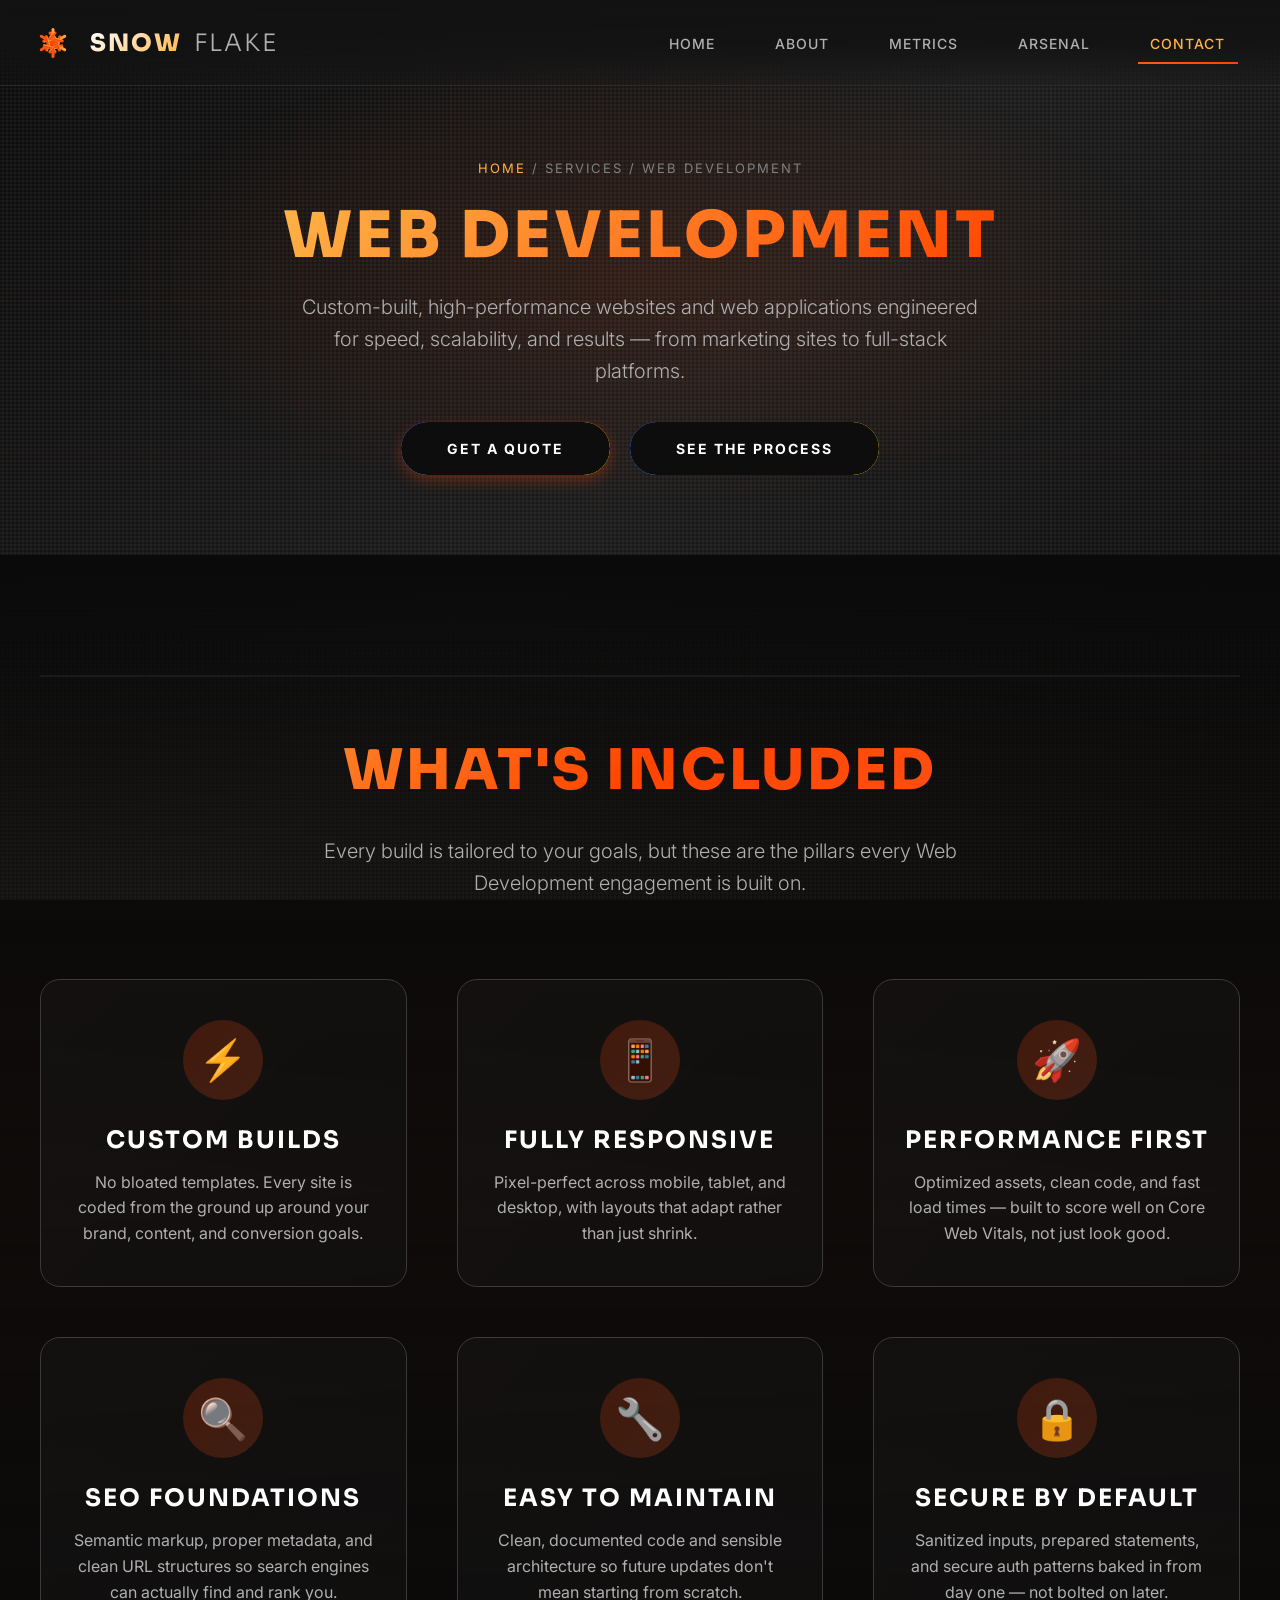
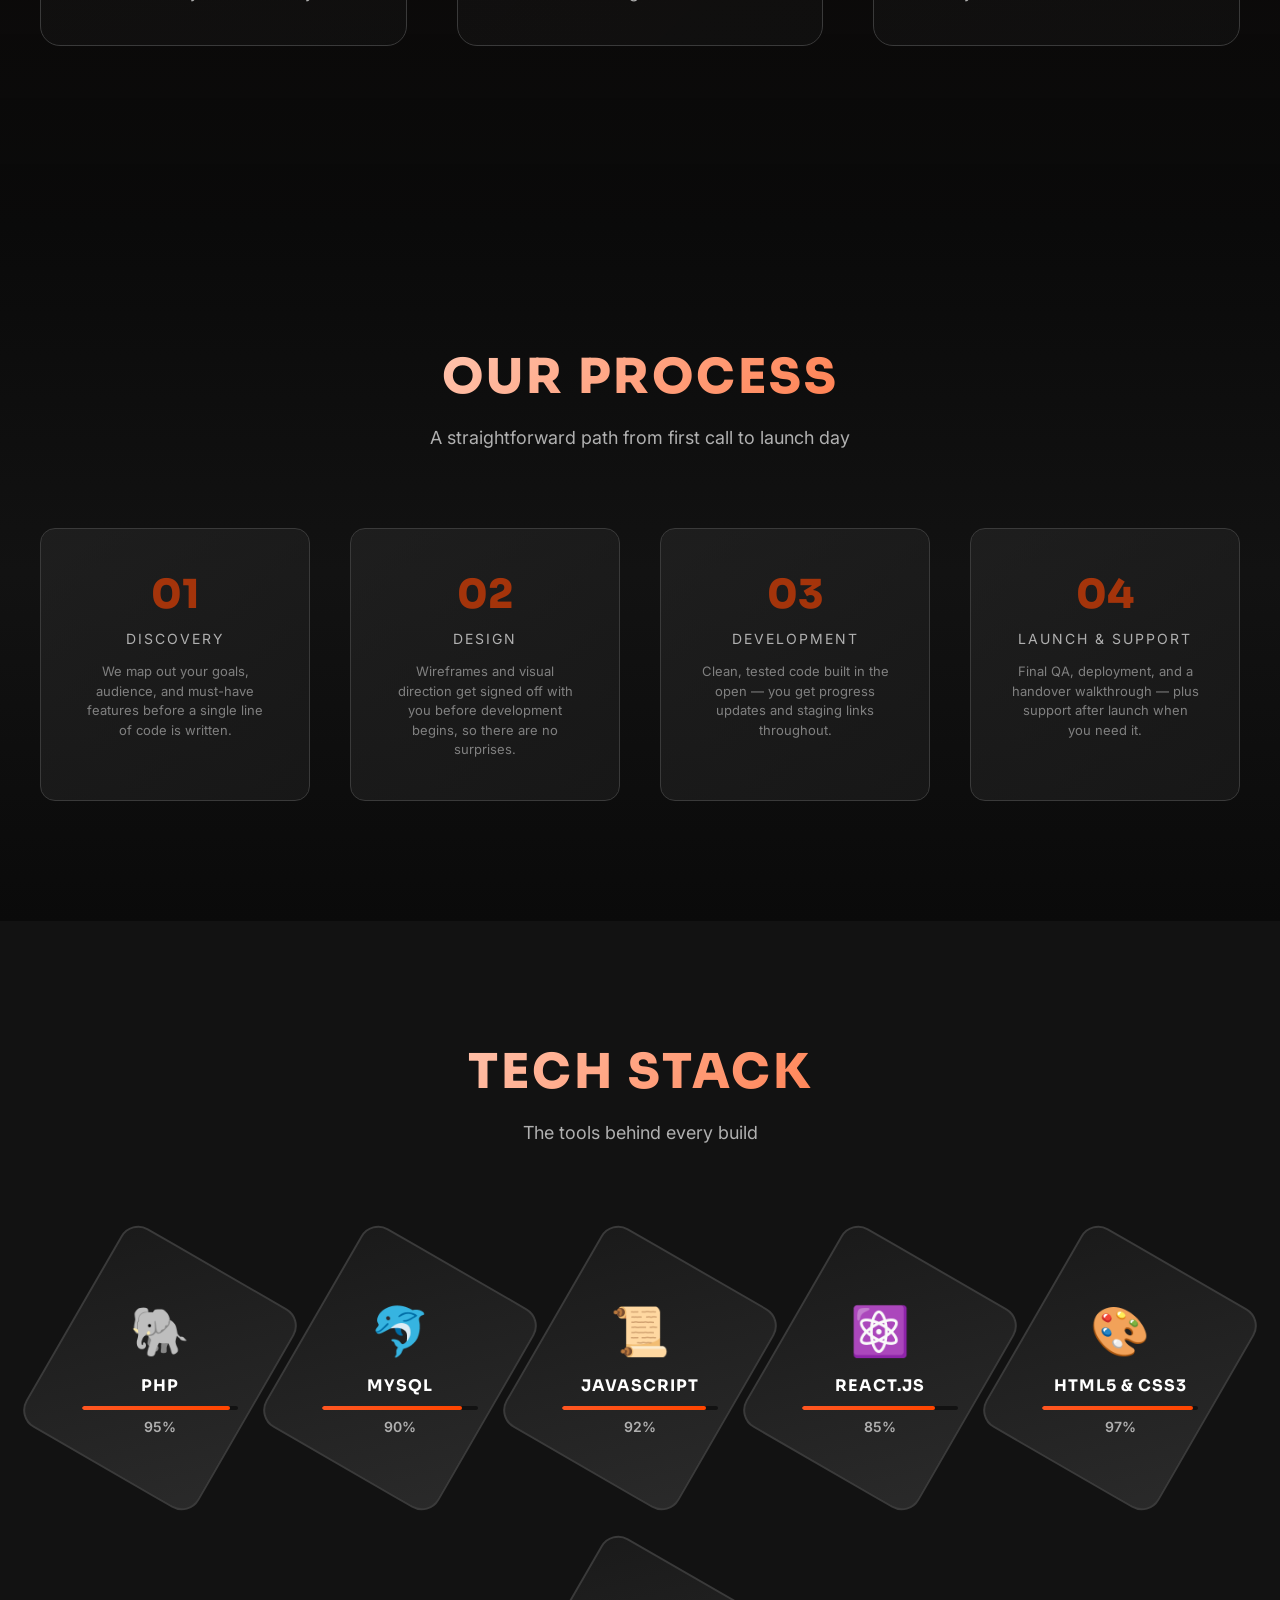
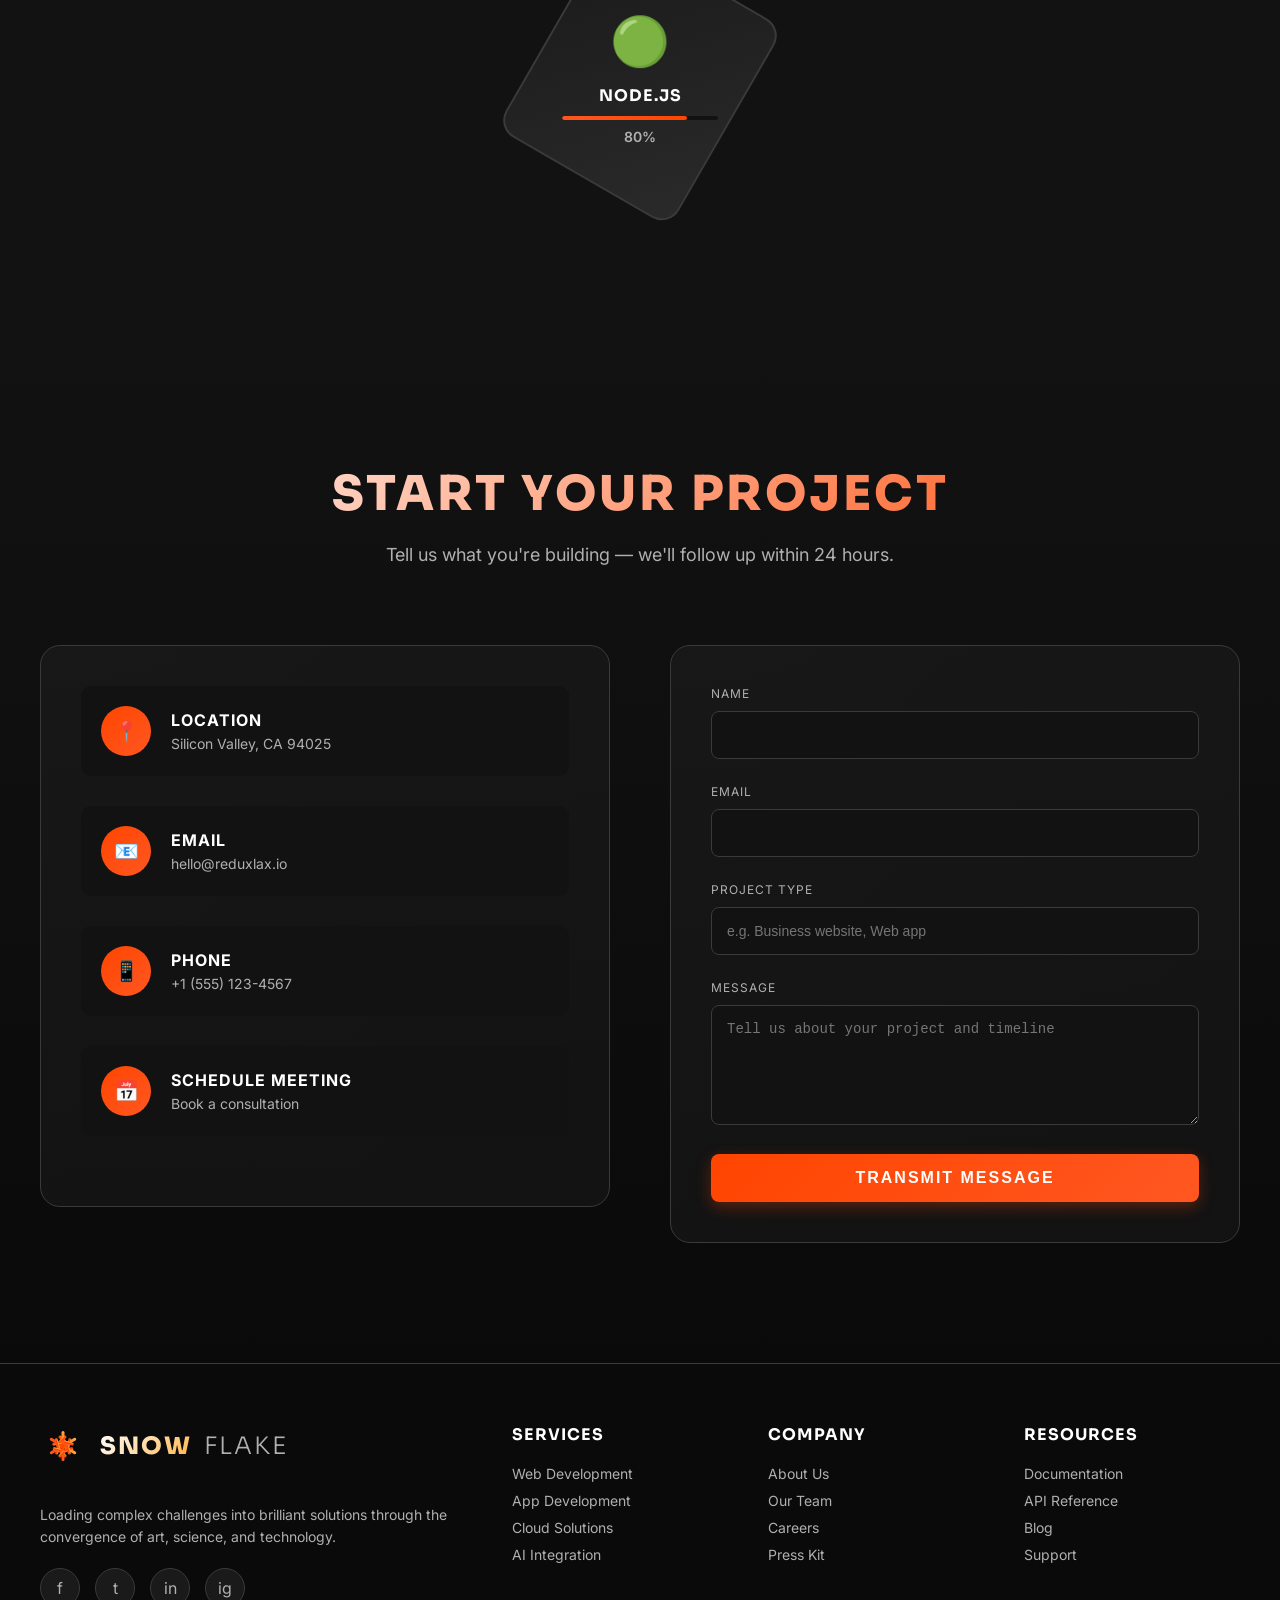
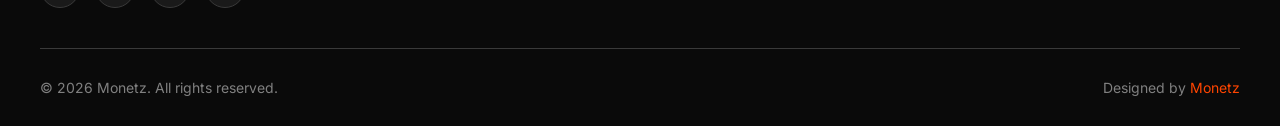
<file: services/web_development.html>
<!DOCTYPE html>
<html lang="en">
<head>
    <meta charset="UTF-8">
    <meta name="viewport" content="width=device-width, initial-scale=1.0">
    <title>Web Development Services - Monetz</title>
    <link rel="stylesheet" href="style.css">
</head>
<body>
    <!-- Loading Screen -->
    <div class="loader" id="loader">
        <div class="loader-content">
            <div class="loader-redux">
                <div class="snowflake">
                    <span class="arm">
                        <span class="branch-bottom-l"></span>
                        <span class="branch-bottom-r"></span>
                    </span>
                    <span class="arm">
                        <span class="branch-bottom-l"></span>
                        <span class="branch-bottom-r"></span>
                    </span>
                    <span class="arm">
                        <span class="branch-bottom-l"></span>
                        <span class="branch-bottom-r"></span>
                    </span>
                </div>
            </div>
            <div style="color: var(--accent-purple); font-size: 18px; text-transform: uppercase; letter-spacing: 3px;">Loading...</div>
        </div>
    </div>

    <!-- Navigation Header -->
    <header class="header" id="header">
        <nav class="nav-container">
            <a href="../index.html#home" class="logo">
                <div class="logo-icon">
                    <div class="logo-redux">
                        <div class="snowflake">
                            <span class="arm">
                                <span class="branch-bottom-l"></span>
                                <span class="branch-bottom-r"></span>
                            </span>
                            <span class="arm">
                                <span class="branch-bottom-l"></span>
                                <span class="branch-bottom-r"></span>
                            </span>
                            <span class="arm">
                                <span class="branch-bottom-l"></span>
                                <span class="branch-bottom-r"></span>
                            </span>
                        </div>
                    </div>
                </div>
                <span class="logo-text">
                    <span class="redux">snow</span>
                    <span class="lax">flake</span>
                </span>
            </a>

            <ul class="nav-menu" id="navMenu">
                <li><a href="../index.html#home" class="nav-link">Home</a></li>
                <li><a href="../index.html#about" class="nav-link">About</a></li>
                <li><a href="../index.html#stats" class="nav-link">Metrics</a></li>
                <li><a href="../index.html#skills" class="nav-link">Arsenal</a></li>
                <li><a href="#contact" class="nav-link active">Contact</a></li>
            </ul>

            <div class="menu-toggle" id="menuToggle">
                <span></span>
                <span></span>
                <span></span>
            </div>
        </nav>
    </header>

    <!-- Page Hero -->
    <section class="page-hero" id="home">
        <div class="breadcrumb">
            <a href="../index.html#home">Home</a> / Services / Web Development
        </div>
        <h1>Web Development</h1>
        <p>
            Custom-built, high-performance websites and web applications engineered for speed,
            scalability, and results — from marketing sites to full-stack platforms.
        </p>
        <div class="hero-cta-group">
            <a href="#contact" class="btn-primary neon-btn">Get a Quote</a>
            <a href="#process" class="btn-secondary neon-btn">See the Process</a>

        </div>
    </section>

    <!-- What's Included -->
    <section class="philosophy-section" id="included">
        <div class="philosophy-container">
            <div class="redux-line"></div>

            <h2 class="philosophy-headline">What's Included</h2>

            <p class="philosophy-subheading">
                Every build is tailored to your goals, but these are the pillars every
                Web Development engagement is built on.
            </p>

            <div class="philosophy-pillars">
                <div class="pillar">
                    <div class="pillar-icon">⚡</div>
                    <h3 class="pillar-title">Custom Builds</h3>
                    <p class="pillar-description">
                        No bloated templates. Every site is coded from the ground up around
                        your brand, content, and conversion goals.
                    </p>
                </div>

                <div class="pillar">
                    <div class="pillar-icon">📱</div>
                    <h3 class="pillar-title">Fully Responsive</h3>
                    <p class="pillar-description">
                        Pixel-perfect across mobile, tablet, and desktop, with layouts that
                        adapt rather than just shrink.
                    </p>
                </div>

                <div class="pillar">
                    <div class="pillar-icon">🚀</div>
                    <h3 class="pillar-title">Performance First</h3>
                    <p class="pillar-description">
                        Optimized assets, clean code, and fast load times — built to score
                        well on Core Web Vitals, not just look good.
                    </p>
                </div>

                <div class="pillar">
                    <div class="pillar-icon">🔍</div>
                    <h3 class="pillar-title">SEO Foundations</h3>
                    <p class="pillar-description">
                        Semantic markup, proper metadata, and clean URL structures so search
                        engines can actually find and rank you.
                    </p>
                </div>

                <div class="pillar">
                    <div class="pillar-icon">🔧</div>
                    <h3 class="pillar-title">Easy to Maintain</h3>
                    <p class="pillar-description">
                        Clean, documented code and sensible architecture so future updates
                        don't mean starting from scratch.
                    </p>
                </div>

                <div class="pillar">
                    <div class="pillar-icon">🔒</div>
                    <h3 class="pillar-title">Secure by Default</h3>
                    <p class="pillar-description">
                        Sanitized inputs, prepared statements, and secure auth patterns baked
                        in from day one — not bolted on later.
                    </p>
                </div>
            </div>
        </div>
    </section>

    <!-- Process -->
    <section class="stats-section" id="process">
        <div class="section-header">
            <h2 class="section-title">Our Process</h2>
            <p class="section-subtitle">A straightforward path from first call to launch day</p>
        </div>

        <div class="stats-grid">
            <div class="stat-card">
                <div class="process-number">01</div>
                <div class="stat-label">Discovery</div>
                <p class="stat-description">
                    We map out your goals, audience, and must-have features before a single
                    line of code is written.
                </p>
            </div>

            <div class="stat-card">
                <div class="process-number">02</div>
                <div class="stat-label">Design</div>
                <p class="stat-description">
                    Wireframes and visual direction get signed off with you before development
                    begins, so there are no surprises.
                </p>
            </div>

            <div class="stat-card">
                <div class="process-number">03</div>
                <div class="stat-label">Development</div>
                <p class="stat-description">
                    Clean, tested code built in the open — you get progress updates and
                    staging links throughout.
                </p>
            </div>

            <div class="stat-card">
                <div class="process-number">04</div>
                <div class="stat-label">Launch & Support</div>
                <p class="stat-description">
                    Final QA, deployment, and a handover walkthrough — plus support after
                    launch when you need it.
                </p>
            </div>
        </div>
    </section>

    <!-- Tech Stack -->
    <section class="skills-section" id="stack">
        <div class="skills-container">
            <div class="section-header">
                <h2 class="section-title">Tech Stack</h2>
                <p class="section-subtitle">The tools behind every build</p>
            </div>

            <div class="skills-hexagon-grid">
                <div class="skill-hexagon">
                    <div class="hexagon-inner">
                        <div class="hexagon-content">
                            <div class="skill-icon-hex">🐘</div>
                            <div class="skill-name-hex">PHP</div>
                            <div class="skill-level">
                                <div class="skill-level-fill" style="width: 95%"></div>
                            </div>
                            <div class="skill-percentage-hex">95%</div>
                        </div>
                    </div>
                </div>

                <div class="skill-hexagon">
                    <div class="hexagon-inner">
                        <div class="hexagon-content">
                            <div class="skill-icon-hex">🐬</div>
                            <div class="skill-name-hex">MySQL</div>
                            <div class="skill-level">
                                <div class="skill-level-fill" style="width: 90%"></div>
                            </div>
                            <div class="skill-percentage-hex">90%</div>
                        </div>
                    </div>
                </div>

                <div class="skill-hexagon">
                    <div class="hexagon-inner">
                        <div class="hexagon-content">
                            <div class="skill-icon-hex">📜</div>
                            <div class="skill-name-hex">JavaScript</div>
                            <div class="skill-level">
                                <div class="skill-level-fill" style="width: 92%"></div>
                            </div>
                            <div class="skill-percentage-hex">92%</div>
                        </div>
                    </div>
                </div>

                <div class="skill-hexagon">
                    <div class="hexagon-inner">
                        <div class="hexagon-content">
                            <div class="skill-icon-hex">⚛️</div>
                            <div class="skill-name-hex">React.js</div>
                            <div class="skill-level">
                                <div class="skill-level-fill" style="width: 85%"></div>
                            </div>
                            <div class="skill-percentage-hex">85%</div>
                        </div>
                    </div>
                </div>

                <div class="skill-hexagon">
                    <div class="hexagon-inner">
                        <div class="hexagon-content">
                            <div class="skill-icon-hex">🎨</div>
                            <div class="skill-name-hex">HTML5 & CSS3</div>
                            <div class="skill-level">
                                <div class="skill-level-fill" style="width: 97%"></div>
                            </div>
                            <div class="skill-percentage-hex">97%</div>
                        </div>
                    </div>
                </div>

                <div class="skill-hexagon">
                    <div class="hexagon-inner">
                        <div class="hexagon-content">
                            <div class="skill-icon-hex">🟢</div>
                            <div class="skill-name-hex">Node.js</div>
                            <div class="skill-level">
                                <div class="skill-level-fill" style="width: 80%"></div>
                            </div>
                            <div class="skill-percentage-hex">80%</div>
                        </div>
                    </div>
                </div>
            </div>
        </div>
    </section>

    <!-- Contact / Quote Section -->
    <section class="contact-section" id="contact">
        <div class="section-header">
            <h2 class="section-title">Start Your Project</h2>
            <p class="section-subtitle">Tell us what you're building — we'll follow up within 24 hours.</p>
        </div>

        <div class="contact-container">
            <div class="contact-info">
                <a href="https://maps.google.com/?q=Silicon+Valley+CA+94025" target="_blank" class="info-item">
                    <div class="info-icon">📍</div>
                    <div class="info-text">
                        <h4>Location</h4>
                        <p>Silicon Valley, CA 94025</p>
                    </div>
                </a>

                <a href="mailto:hello@reduxlax.io" class="info-item">
                    <div class="info-icon">📧</div>
                    <div class="info-text">
                        <h4>Email</h4>
                        <p>hello@reduxlax.io</p>
                    </div>
                </a>

                <a href="tel:+15551234567" class="info-item">
                    <div class="info-icon">📱</div>
                    <div class="info-text">
                        <h4>Phone</h4>
                        <p>+1 (555) 123-4567</p>
                    </div>
                </a>

                <a href="https://calendly.com" target="_blank" class="info-item">
                    <div class="info-icon">📅</div>
                    <div class="info-text">
                        <h4>Schedule Meeting</h4>
                        <p>Book a consultation</p>
                    </div>
                </a>
            </div>

            <form class="contact-form" id="contactForm" action="https://formspree.io/f/mvkpeqnz" method="POST">
                <div class="form-group">
                    <label for="name">Name</label>
                    <input type="text" id="name" name="name" required>
                </div>

                <div class="form-group">
                    <label for="email">Email</label>
                    <input type="email" id="email" name="email" required>
                </div>

                <div class="form-group">
                    <label for="subject">Project Type</label>
                    <input type="text" id="subject" name="subject" placeholder="e.g. Business website, Web app" required>
                </div>

                <div class="form-group">
                    <label for="message">Message</label>
                    <textarea id="message" name="message" placeholder="Tell us about your project and timeline" required></textarea>
                </div>

                <button type="submit" class="submit-btn">Transmit Message</button>
            </form>
        </div>
    </section>

    <!-- Footer -->
    <footer class="footer">
        <div class="footer-content">
            <div class="footer-brand">
                <div class="footer-logo">
                    <div class="logo-icon">
                        <div class="logo-redux">
                            <div class="snowflake">
                                <span class="arm">
                                    <span class="branch-bottom-l"></span>
                                    <span class="branch-bottom-r"></span>
                                </span>
                                <span class="arm">
                                    <span class="branch-bottom-l"></span>
                                    <span class="branch-bottom-r"></span>
                                </span>
                                <span class="arm">
                                    <span class="branch-bottom-l"></span>
                                    <span class="branch-bottom-r"></span>
                                </span>
                            </div>
                        </div>
                    </div>
                    <span class="logo-text">
                        <span class="redux">snow</span>
                        <span class="lax">flake</span>
                    </span>
                </div>
                <p class="footer-description">
                    Loading complex challenges into brilliant solutions through the convergence of art, science, and technology.
                </p>
                <div class="footer-social">
                    <a href="#" class="social-icon">f</a>
                    <a href="#" class="social-icon">t</a>
                    <a href="#" class="social-icon">in</a>
                    <a href="#" class="social-icon">ig</a>
                </div>
            </div>

            <div class="footer-section">
                <h4>Services</h4>
                <div class="footer-links">
                    <a href="web_development.html">Web Development</a>
                    <a href="app_development.html">App Development</a>
                    <a href="cloud_solutions.html">Cloud Solutions</a>
                    <a href="ai_integration.html">AI Integration</a>
                </div>
            </div>

            <div class="footer-section">
                <h4>Company</h4>
                <div class="footer-links">
                    <a href="../company/about.html">About Us</a>
                    <a href="../company/team.html">Our Team</a>
                    <a href="../company/careers.html">Careers</a>
                    <a href="../company/press_kit.html">Press Kit</a>
                </div>
            </div>

            <div class="footer-section">
                <h4>Resources</h4>
                <div class="footer-links">
                    <a href="../resources/docs.html">Documentation</a>
                    <a href="../resources/api_reference.html">API Reference</a>
                    <a href="../resources/blog.html">Blog</a>
                    <a href="../resources/support.html">Support</a>
                </div>
            </div>
        </div>

        <div class="footer-bottom">
            <div class="copyright">
                © 2026 Monetz. All rights reserved.
            </div>
            <div class="footer-credits">
                Designed by <a href="#" rel="nofollow" target="_blank">Monetz</a>
            </div>
        </div>
    </footer>

    <script src="web_development.js"></script>

    <!-- <script>
	// Click ripple effect — works on every .neon-btn on the page
	document.querySelectorAll('.neon-btn').forEach(btn => {
		btn.addEventListener('click', function (e) {
			const rect = this.getBoundingClientRect();
			const ripple = document.createElement('span');
			const size = Math.max(rect.width, rect.height);

			ripple.className = 'ripple';
			ripple.style.width = ripple.style.height = size + 'px';
			ripple.style.left = (e.clientX - rect.left - size / 2) + 'px';
			ripple.style.top = (e.clientY - rect.top - size / 2) + 'px';

			this.appendChild(ripple);
			ripple.addEventListener('animationend', () => ripple.remove());
		});
	});
</script> -->
<!-- <button class="neon-btn lg">LOL</button> -->
</body>
</html>
</file>
<file: style.css>
@charset "utf-8";
/* CSS Document */

@import url('https://fonts.googleapis.com/css2?family=Sora:wght@300;400;500;600;700;800;900&family=Inter:wght@300;400;500;600;700&display=swap');

* {
	margin: 0;
	padding: 0;
	box-sizing: border-box;
}

:root {
	--primary-black: #0a0a0a;
	--carbon-dark: #121212;
	--carbon-medium: #1a1a1a;
	--carbon-light: #2a2a2a;
	--metal-dark: #3a3a3a;
	--metal-light: #4a4a4a;
	--accent-red: #ff3300;
	--accent-blue: #ff5722;
	--accent-green: #ff8c42;
	--accent-purple: #ff4500;
	--accent-cyan: #ffb347;
	--text-primary: #ffffff;
	--text-secondary: #b0b0b0;
	--text-dim: #808080;
}

html {
	scroll-behavior: smooth;
	overflow-x: hidden;
	max-width: 100%;
}

body {
	font-family: 'Inter', 'Sora', sans-serif;
	background: var(--primary-black);
	color: var(--text-primary);
	overflow-x: hidden;
	position: relative;
}

/* Carbon Fiber Background Pattern */
body::before {
	content: '';
	position: fixed;
	top: 0;
	left: 0;
	width: 100%;
	height: 100%;
	background:
		repeating-linear-gradient(0deg,
			transparent,
			transparent 2px,
			rgba(255, 255, 255, 0.03) 2px,
			rgba(255, 255, 255, 0.03) 4px),
		repeating-linear-gradient(90deg,
			transparent,
			transparent 2px,
			rgba(255, 255, 255, 0.03) 2px,
			rgba(255, 255, 255, 0.03) 4px),
		linear-gradient(135deg,
			var(--primary-black) 0%,
			var(--carbon-dark) 25%,
			var(--carbon-medium) 50%,
			var(--carbon-dark) 75%,
			var(--primary-black) 100%);
	z-index: -2;
}

/* Animated Grid Overlay */
body::after {
	content: '';
	position: fixed;
	top: 0;
	left: 0;
	width: 100%;
	height: 100%;
	background-image:
		linear-gradient(rgba(255, 69, 0, 0.05) 2px, transparent 2px),
		linear-gradient(90deg, rgba(255, 69, 0, 0.05) 2px, transparent 2px);
	background-size: 150px 150px;
	animation: gridMove 20s linear infinite;
	z-index: -1;
	opacity: 0.5;
}

@keyframes gridMove {
	0% {
		transform: translate(0, 0);
	}

	100% {
		transform: translate(150px, 150px);
	}
}

/* Loading Screen */
.loader {
	position: fixed;
	top: 0;
	left: 0;
	width: 100%;
	height: 100vh;
	background: var(--primary-black);
	display: flex;
	justify-content: center;
	align-items: center;
	z-index: 10000;
	transition: opacity 0.5s, visibility 0.5s;
}

.loader.hidden {
	opacity: 0;
	visibility: hidden;
}

.loader-content {
	text-align: center;
}

.loader-redux {
	width: 160px;
	height: 160px;
	position: relative;
	margin: 0 auto 30px;
	display: flex;
	align-items: center;
	justify-content: center;
}

.loader-redux .snowflake {
	transform: scale(5);
	animation: reduxShine 1.2s ease-in-out infinite, snowSpin 1.6s linear infinite;
}

.redux-face {
	position: absolute;
	width: 100%;
	height: 100%;
	border: 2px solid transparent;
	transform-origin: center;
	animation: reduxRotate 3s linear infinite;
}

.redux-face:nth-child(1) {
	border-image: linear-gradient(45deg, var(--accent-red), var(--accent-blue)) 1;
	animation-delay: 0s;
}

.redux-face:nth-child(2) {
	border-image: linear-gradient(45deg, var(--accent-blue), var(--accent-green)) 1;
	transform: rotate(60deg);
	animation-delay: 0.2s;
}

.redux-face:nth-child(3) {
	border-image: linear-gradient(45deg, var(--accent-green), var(--accent-purple)) 1;
	transform: rotate(120deg);
	animation-delay: 0.4s;
}

@keyframes reduxRotate {
	0% {
		transform: rotate(0deg) scale(1);
	}

	50% {
		transform: rotate(180deg) scale(1.2);
	}

	100% {
		transform: rotate(360deg) scale(1);
	}
}

/* Navigation Header */
.header {
	position: fixed;
	top: 0;
	width: 100%;
	background: linear-gradient(180deg,
			rgba(18, 18, 18, 0.98) 0%,
			rgba(18, 18, 18, 0.9) 50%,
			rgba(18, 18, 18, 0) 100%);
	backdrop-filter: blur(20px);
	border-bottom: 1px solid rgba(255, 255, 255, 0.1);
	z-index: 1000;
	transition: all 0.3s ease;
}

.header.scrolled {
	background: rgba(18, 18, 18, 0.98);
	backdrop-filter: blur(30px);
	box-shadow: 0 10px 30px rgba(0, 0, 0, 0.8);
}

.nav-container {
	max-width: 1400px;
	margin: 0 auto;
	display: flex;
	justify-content: space-between;
	align-items: center;
	padding: 20px 30px;
}

.logo {
	display: flex;
	align-items: center;
	text-decoration: none;
	position: relative;
}

.logo-icon {
	width: 45px;
	height: 45px;
	margin-right: 15px;
	position: relative;
}

/* redux-inspired logo */
.logo-redux {
	width: 100%;
	height: 100%;
	position: relative;
	display: flex;
	align-items: center;
	justify-content: center;
}

/* Pure CSS snowflake — no icon font needed */
.snowflake {
	position: relative;
	width: 30px;
	height: 30px;
	animation: reduxShine 4s ease-in-out infinite, snowSpin 8s linear infinite;
}

.snowflake .arm {
	position: absolute;
	top: 0;
	left: 50%;
	width: 3px;
	height: 100%;
	background: linear-gradient(180deg,
			var(--accent-cyan),
			var(--accent-purple) 50%,
			var(--accent-blue));
	border-radius: 3px;
	transform-origin: center;
}

.snowflake .arm:nth-child(1) {
	transform: translateX(-50%) rotate(0deg);
}

.snowflake .arm:nth-child(2) {
	transform: translateX(-50%) rotate(60deg);
}

.snowflake .arm:nth-child(3) {
	transform: translateX(-50%) rotate(120deg);
}

.snowflake .arm::before,
.snowflake .arm::after {
	content: '';
	position: absolute;
	width: 10px;
	height: 3px;
	background: inherit;
	border-radius: 3px;
	left: 50%;
}

.snowflake .arm::before {
	top: 22%;
	transform: translateX(-50%) rotate(45deg);
}

.snowflake .arm::after {
	top: 22%;
	transform: translateX(-50%) rotate(-45deg);
}

.snowflake .arm .branch-bottom-l,
.snowflake .arm .branch-bottom-r {
	position: absolute;
	width: 10px;
	height: 3px;
	background: inherit;
	border-radius: 3px;
	left: 50%;
	top: 68%;
}

.snowflake .arm .branch-bottom-l {
	transform: translateX(-50%) rotate(45deg);
}

.snowflake .arm .branch-bottom-r {
	transform: translateX(-50%) rotate(-45deg);
}

@keyframes snowSpin {
	0% {
		transform: rotate(0deg);
	}

	100% {
		transform: rotate(360deg);
	}
}

@keyframes reduxShine {

	0%,
	100% {
		filter: brightness(1);
	}

	50% {
		filter: brightness(1.6);
	}
}

.logo-text {
	font-family: 'Sora', sans-serif;
	font-size: 24px;
	font-weight: 900;
	letter-spacing: 2px;
	text-transform: uppercase;
}

.logo-text .redux {
	background: linear-gradient(135deg, var(--text-primary), var(--accent-cyan));
	-webkit-background-clip: text;
	-webkit-text-fill-color: transparent;
	background-clip: text;
}

.logo-text .lax {
	color: var(--text-secondary);
	font-weight: 300;
	margin-left: 5px;
}

.nav-menu {
	display: flex;
	list-style: none;
	gap: 10px;
	align-items: center;
}

.nav-menu a {
	color: var(--text-secondary);
	text-decoration: none;
	padding: 12px 25px;
	transition: all 0.3s ease;
	position: relative;
	text-transform: uppercase;
	font-weight: 500;
	letter-spacing: 1px;
	font-size: 14px;
}

.nav-menu a::before {
	content: '';
	position: absolute;
	bottom: 0;
	left: 50%;
	transform: translateX(-50%);
	width: 0;
	height: 2px;
	background: linear-gradient(90deg, var(--accent-blue), var(--accent-purple));
	transition: width 0.3s ease;
}

.nav-menu a:hover {
	color: var(--text-primary);
}

.nav-menu a:hover::before,
.nav-menu a.active::before {
	width: 80%;
}

.nav-menu a.active {
	color: var(--accent-cyan);
}

.menu-toggle {
	display: none;
	flex-direction: column;
	cursor: pointer;
	padding: 5px;
}

.menu-toggle span {
	width: 30px;
	height: 3px;
	background: linear-gradient(90deg, var(--accent-blue), var(--accent-purple));
	margin: 3px 0;
	transition: 0.3s;
	border-radius: 2px;
}

.menu-toggle.active span:nth-child(1) {
	transform: rotate(-45deg) translate(-5px, 6px);
}

.menu-toggle.active span:nth-child(2) {
	opacity: 0;
}

.menu-toggle.active span:nth-child(3) {
	transform: rotate(45deg) translate(-5px, -6px);
}

/* Hero Section with 3D Carousel */
.hero {
	min-height: 100vh;
	display: flex;
	align-items: center;
	justify-content: center;
	position: relative;
	padding: 120px 20px 80px;
	background: radial-gradient(ellipse at center,
			rgba(255, 69, 0, 0.1) 0%,
			transparent 50%);
	overflow-x: hidden;
	max-width: 100%;
}

.carousel-container {
	width: 100%;
	max-width: 1600px;
	height: 650px;
	perspective: 1200px;
	position: relative;
	padding-top: 60px;
}

.carousel {
	width: 100%;
	height: 100%;
	position: relative;
	transform-style: preserve-3d;
}

.carousel-item {
	position: absolute;
	width: 400px;
	height: 500px;
	left: 50%;
	top: 50%;
	transform-style: preserve-3d;
	transition: all 0.8s cubic-bezier(0.4, 0.0, 0.2, 1);
	cursor: pointer;
	transform-origin: center center;
}

.carousel-item .card {
	width: 100%;
	height: 100%;
	background: linear-gradient(135deg, var(--carbon-medium), var(--carbon-dark));
	border: 2px solid var(--metal-dark);
	border-radius: 20px;
	padding: 30px;
	position: relative;
	overflow: hidden;
	box-shadow:
		0 20px 40px rgba(0, 0, 0, 0.8),
		inset 0 1px 0 rgba(255, 255, 255, 0.1);
}

.carousel-item .card::before {
	content: '';
	position: absolute;
	top: 0;
	left: 0;
	right: 0;
	height: 1px;
	background: linear-gradient(90deg,
			transparent,
			rgba(255, 255, 255, 0.5),
			transparent);
	animation: scanline 3s linear infinite;
}

@keyframes scanline {
	0% {
		transform: translateY(0);
	}

	100% {
		transform: translateY(500px);
	}
}

.card-number {
	position: absolute;
	top: 20px;
	right: 30px;
	font-size: 72px;
	font-weight: 900;
	color: rgba(255, 69, 0, 0.1);
	font-family: 'Sora', monospace;
}

.card-image {
	width: 100%;
	height: 200px;
	background: var(--carbon-dark);
	border-radius: 10px;
	margin-bottom: 20px;
	overflow: hidden;
	position: relative;
	border: 1px solid var(--metal-dark);
}

.card-image img {
	width: 100%;
	height: 100%;
	object-fit: cover;
	filter: grayscale(50%) contrast(1.2);
	transition: all 0.5s ease;
}

.carousel-item:hover .card-image img {
	filter: grayscale(0%) contrast(1.3);
	transform: scale(1.1);
}

.card-title {
	font-family: 'Sora', sans-serif;
	font-size: 24px;
	font-weight: 700;
	margin-bottom: 15px;
	text-transform: uppercase;
	letter-spacing: 2px;
	background: linear-gradient(135deg, var(--text-primary), var(--accent-purple));
	-webkit-background-clip: text;
	-webkit-text-fill-color: transparent;
	background-clip: text;
}

.card-description {
	color: var(--text-secondary);
	line-height: 1.6;
	margin-bottom: 20px;
	font-size: 14px;
}

.card-tech {
	display: flex;
	flex-wrap: wrap;
	gap: 8px;
	margin-bottom: 20px;
}

.tech-badge {
	padding: 5px 12px;
	background: rgba(255, 69, 0, 0.1);
	border: 1px solid var(--accent-purple);
	border-radius: 20px;
	font-size: 12px;
	color: var(--accent-purple);
	text-transform: uppercase;
	letter-spacing: 1px;
}

.card-cta {
	padding: 12px 30px;
	background: linear-gradient(135deg, var(--accent-purple), var(--accent-blue));
	border: none;
	border-radius: 30px;
	color: var(--text-primary);
	font-weight: 700;
	text-transform: uppercase;
	letter-spacing: 2px;
	cursor: pointer;
	transition: all 0.3s ease;
	box-shadow: 0 5px 15px rgba(255, 69, 0, 0.3);
}

.card-cta:hover {
	transform: translateY(-2px);
	box-shadow: 0 8px 25px rgba(255, 69, 0, 0.5);
}

/* Carousel Controls */
.carousel-controls {
	position: absolute;
	bottom: -70px;
	left: 50%;
	transform: translateX(-50%);
	display: flex;
	gap: 20px;
	z-index: 100;
}

.carousel-btn {
	width: 60px;
	height: 60px;
	background: linear-gradient(135deg, var(--carbon-medium), var(--carbon-dark));
	border: 2px solid var(--metal-dark);
	border-radius: 50%;
	color: var(--accent-purple);
	font-size: 24px;
	cursor: pointer;
	transition: all 0.3s ease;
	display: flex;
	align-items: center;
	justify-content: center;
	box-shadow:
		0 5px 15px rgba(0, 0, 0, 0.5),
		inset 0 1px 0 rgba(255, 255, 255, 0.1);
}

.carousel-btn:hover {
	border-color: var(--accent-purple);
	box-shadow:
		0 8px 25px rgba(255, 69, 0, 0.3),
		inset 0 1px 0 rgba(255, 255, 255, 0.2);
	transform: scale(1.1);
}

.carousel-indicators {
	position: absolute;
	top: 30px;
	left: 50%;
	transform: translateX(-50%);
	display: flex;
	gap: 15px;
	z-index: 100;
}

.indicator {
	width: 12px;
	height: 12px;
	background: var(--metal-dark);
	border: 1px solid var(--metal-light);
	border-radius: 50%;
	cursor: pointer;
	transition: all 0.3s ease;
}

.indicator.active {
	background: linear-gradient(135deg, var(--accent-purple), var(--accent-blue));
	box-shadow: 0 0 10px rgba(255, 69, 0, 0.5);
	transform: scale(1.3);
}

/* NEW: redux Philosophy Section */
.philosophy-section {
	padding: 120px 30px;
	background: linear-gradient(180deg,
			var(--primary-black) 0%,
			rgba(255, 69, 0, 0.02) 50%,
			var(--primary-black) 100%);
	position: relative;
	overflow: hidden;
}

.philosophy-container {
	max-width: 1200px;
	margin: 0 auto;
	text-align: center;
}

/* Animated redux Line */
.redux-line {
	width: 100%;
	height: 2px;
	margin: 0 auto 60px;
	position: relative;
	overflow: hidden;
	background: var(--carbon-medium);
}

.redux-line::before {
	content: '';
	position: absolute;
	top: 0;
	left: -100%;
	width: 100%;
	height: 100%;
	background: linear-gradient(90deg,
			transparent,
			var(--accent-red) 20%,
			var(--accent-blue) 40%,
			var(--accent-green) 60%,
			var(--accent-purple) 80%,
			transparent);

	animation: reduxSweep 4s ease-in-out infinite;
}

@keyframes reduxSweep {
	0% {
		left: -100%;
	}

	100% {
		left: 100%;
	}
}

.philosophy-headline {
	font-family: 'Sora', sans-serif;
	font-size: 56px;
	font-weight: 900;
	text-transform: uppercase;
	letter-spacing: 3px;
	margin-bottom: 30px;
	line-height: 1.2;
	background: linear-gradient(135deg,
			var(--accent-cyan) 0%,
			var(--accent-purple) 25%,
			var(--accent-blue) 50%,
			var(--accent-green) 75%,
			var(--accent-cyan) 100%);
	-webkit-background-clip: text;
	-webkit-text-fill-color: transparent;
	background-clip: text;
	background-size: 200% 200%;
	animation: gradientFlow 5s ease infinite;
}

@keyframes gradientFlow {
	0% {
		background-position: 0% 50%;
	}

	50% {
		background-position: 100% 50%;
	}

	100% {
		background-position: 0% 50%;
	}
}

.philosophy-subheading {
	font-size: 20px;
	color: var(--text-secondary);
	max-width: 700px;
	margin: 0 auto 80px;
	line-height: 1.6;
	font-weight: 300;
}

.philosophy-pillars {
	display: grid;
	grid-template-columns: repeat(auto-fit, minmax(300px, 1fr));
	gap: 50px;
	margin-bottom: 60px;
}

.pillar {
	position: relative;
	padding: 40px 30px;
	background: linear-gradient(135deg,
			rgba(42, 42, 42, 0.2),
			rgba(26, 26, 26, 0.3));
	border: 1px solid var(--metal-dark);
	border-radius: 20px;
	transition: all 0.4s ease;
	overflow: hidden;
}

.pillar::before {
	content: '';
	position: absolute;
	top: 0;
	left: 0;
	width: 100%;
	height: 2px;
	background: linear-gradient(90deg,
			var(--accent-purple),
			var(--accent-blue),
			var(--accent-green));
	transform: scaleX(0);
	transition: transform 0.4s ease;
}

.pillar:hover::before {
	transform: scaleX(1);
}

.pillar:hover {
	transform: translateY(-10px);
	border-color: var(--accent-purple);
	box-shadow: 0 20px 40px rgba(255, 69, 0, 0.2);
	background: linear-gradient(135deg,
			rgba(255, 69, 0, 0.05),
			rgba(26, 26, 26, 0.3));
}

.pillar-icon {
	width: 80px;
	height: 80px;
	margin: 0 auto 25px;
	display: flex;
	align-items: center;
	justify-content: center;
	font-size: 40px;
	position: relative;
}

.pillar-icon::before {
	content: '';
	position: absolute;
	width: 100%;
	height: 100%;
	background: linear-gradient(135deg, var(--accent-purple), var(--accent-blue));
	border-radius: 50%;
	opacity: 0.2;
	animation: pulse 3s ease-in-out infinite;
}

@keyframes pulse {

	0%,
	100% {
		transform: scale(1);
		opacity: 0.2;
	}

	50% {
		transform: scale(1.2);
		opacity: 0.1;
	}
}

.pillar-title {
	font-family: 'Sora', sans-serif;
	font-size: 24px;
	font-weight: 700;
	text-transform: uppercase;
	letter-spacing: 2px;
	margin-bottom: 15px;
	color: var(--text-primary);
}

.pillar-description {
	font-size: 16px;
	color: var(--text-secondary);
	line-height: 1.6;
}
.pillar-description a {
	color: var(--accent-cyan);
	text-decoration: none;
	transition: all 0.3s ease;
	position: relative;
}

.pillar-description a::after {
	content: '';
	position: absolute;
	bottom: -2px;
	left: 0;
	width: 0;
	height: 1px;
	background: var(--accent-cyan);
	transition: width 0.3s ease;
}

.pillar-description a:hover {
	color: var(--accent-purple);
}

.pillar-description a:hover::after {
	width: 100%;
}

/* Particle Effect Background */
.philosophy-particles {
	position: absolute;
	width: 100%;
	height: 100%;
	top: 0;
	left: 0;
	overflow: hidden;
	pointer-events: none;
}

.particle {
	position: absolute;
	width: 4px;
	height: 4px;
	background: linear-gradient(135deg, var(--accent-cyan), var(--accent-purple));
	border-radius: 50%;
	opacity: 0;
	animation: float-particle 20s infinite linear;
}

@keyframes float-particle {
	0% {
		transform: translateY(0) rotate(0deg);
		opacity: 0;
	}

	5% {
		opacity: 1;
	}

	95% {
		opacity: 1;
	}

	100% {
		transform: translateY(-100vh) rotate(720deg);
		opacity: 0;
	}
}

/* Stats Section with Content */
.stats-section {
	padding: 120px 30px;
	background: linear-gradient(180deg,
			var(--primary-black) 0%,
			var(--carbon-dark) 50%,
			var(--primary-black) 100%);
	position: relative;
}

.stats-grid {
	max-width: 1200px;
	margin: 0 auto;
	display: grid;
	grid-template-columns: repeat(auto-fit, minmax(250px, 1fr));
	gap: 40px;
}

.stat-card {
	background: linear-gradient(135deg,
			rgba(42, 42, 42, 0.5),
			rgba(26, 26, 26, 0.8));
	border: 1px solid var(--metal-dark);
	border-radius: 15px;
	padding: 40px 30px;
	text-align: center;
	position: relative;
	overflow: hidden;
	transition: all 0.3s ease;
}

.stat-card::before {
	content: '';
	position: absolute;
	top: 0;
	left: -100%;
	width: 100%;
	height: 2px;
	background: linear-gradient(90deg,
			transparent,
			var(--accent-purple),
			transparent);
	animation: none;
}

.stat-card:hover::before {
	animation: slideRight 0.5s ease forwards;
}

@keyframes slideRight {
	0% {
		left: -100%;
	}

	100% {
		left: 100%;
	}
}

.stat-card:hover {
	transform: translateY(-5px);
	border-color: var(--accent-purple);
	box-shadow: 0 15px 35px rgba(255, 69, 0, 0.2);
}

.stat-icon {
	width: 80px;
	height: 80px;
	background: linear-gradient(135deg, var(--accent-purple), var(--accent-blue));
	border-radius: 50%;
	display: flex;
	align-items: center;
	justify-content: center;
	margin: 0 auto 20px;
	font-size: 36px;
	color: var(--text-primary);
	box-shadow: 0 10px 25px rgba(255, 69, 0, 0.3);
}

.stat-number {
	font-family: 'Sora', monospace;
	font-size: 48px;
	font-weight: 900;
	color: var(--text-primary);
	margin-bottom: 10px;
}

.stat-label {
	font-size: 14px;
	color: var(--text-secondary);
	text-transform: uppercase;
	letter-spacing: 2px;
	margin-bottom: 15px;
}

.stat-description {
	font-size: 13px;
	color: var(--text-dim);
	line-height: 1.5;
	padding: 0 10px;
}

/* Enhanced Skills Section - Technical Arsenal */
.skills-section {
	padding: 120px 30px;
	background: var(--carbon-dark);
	position: relative;
	overflow: hidden;
}

.skills-container {
	max-width: 1200px;
	margin: 0 auto;
}

.section-header {
	text-align: center;
	margin-bottom: 80px;
}

.section-title {
	font-family: 'Sora', sans-serif;
	font-size: 48px;
	font-weight: 900;
	text-transform: uppercase;
	letter-spacing: 3px;
	margin-bottom: 20px;
	background: linear-gradient(135deg, var(--text-primary), var(--accent-purple));
	-webkit-background-clip: text;
	-webkit-text-fill-color: transparent;
	background-clip: text;
}

.section-subtitle {
	color: var(--text-secondary);
	font-size: 18px;
	max-width: 600px;
	margin: 0 auto;
}

/* Hexagonal Skills Grid */
.skills-hexagon-grid {
	display: flex;
	flex-wrap: wrap;
	justify-content: center;
	gap: 20px;
	margin-top: 60px;
}

.skill-hexagon {
	width: 200px;
	height: 230px;
	position: relative;
	margin: 30px 10px;
	cursor: pointer;
	transition: all 0.3s ease;
}

.skill-hexagon:hover {
	transform: translateY(-10px);
}

.hexagon-inner {
	width: 100%;
	height: 100%;
	position: relative;
	transform: rotate(30deg);
	overflow: hidden;
	border-radius: 20px;
	background: linear-gradient(135deg, var(--carbon-medium), var(--carbon-light));
	border: 2px solid var(--metal-dark);
}

.skill-hexagon:hover .hexagon-inner {
	border-color: var(--accent-purple);
	box-shadow: 0 0 30px rgba(255, 69, 0, 0.5);
}

.hexagon-content {
	position: absolute;
	width: 100%;
	height: 100%;
	top: 0;
	left: 0;
	transform: rotate(-30deg);
	display: flex;
	flex-direction: column;
	align-items: center;
	justify-content: center;
	padding: 20px;
}

.skill-icon-hex {
	font-size: 48px;
	margin-bottom: 15px;
	color: var(--accent-purple);
	animation: float 3s ease-in-out infinite;
}

@keyframes float {

	0%,
	100% {
		transform: translateY(0);
	}

	50% {
		transform: translateY(-10px);
	}
}

.skill-name-hex {
	font-family: 'Sora', sans-serif;
	font-size: 16px;
	font-weight: 700;
	text-transform: uppercase;
	letter-spacing: 1px;
	color: var(--text-primary);
	margin-bottom: 10px;
	text-align: center;
}

.skill-level {
	width: 100%;
	height: 4px;
	background: var(--carbon-dark);
	border-radius: 2px;
	overflow: hidden;
	position: relative;
}

.skill-level-fill {
	height: 100%;
	background: linear-gradient(90deg, var(--accent-blue), var(--accent-purple));
	border-radius: 2px;
	position: relative;
	animation: fillLevel 2s ease-out;
}

@keyframes fillLevel {
	0% {
		width: 0;
	}
}

.skill-percentage-hex {
	font-size: 14px;
	color: var(--text-secondary);
	margin-top: 8px;
	font-weight: 600;
}

/* Skill Categories Tabs */
.skill-categories {
	display: flex;
	justify-content: center;
	gap: 20px;
	margin-bottom: 40px;
	flex-wrap: wrap;
}

.category-tab {
	padding: 12px 30px;
	background: var(--carbon-medium);
	border: 1px solid var(--metal-dark);
	border-radius: 30px;
	color: var(--text-secondary);
	cursor: pointer;
	transition: all 0.3s ease;
	text-transform: uppercase;
	font-size: 14px;
	letter-spacing: 1px;
}

.category-tab:hover {
	background: rgba(255, 69, 0, 0.1);
	border-color: var(--accent-purple);
	color: var(--text-primary);
}

.category-tab.active {
	background: linear-gradient(135deg, var(--accent-purple), var(--accent-blue));
	border-color: var(--accent-purple);
	color: var(--text-primary);
	box-shadow: 0 5px 20px rgba(255, 69, 0, 0.3);
}

/* Contact Section */
.contact-section {
	padding: 120px 30px;
	background: linear-gradient(180deg,
			var(--carbon-dark) 0%,
			var(--primary-black) 100%);
	position: relative;
}

.contact-container {
	max-width: 1200px;
	margin: 0 auto;
	display: grid;
	grid-template-columns: 1fr 1fr;
	gap: 60px;
	align-items: start;
}

.contact-info {
	padding: 40px;
	background: linear-gradient(135deg,
			rgba(42, 42, 42, 0.3),
			rgba(26, 26, 26, 0.5));
	border: 1px solid var(--metal-dark);
	border-radius: 20px;
}

.info-item {
	display: flex;
	align-items: center;
	margin-bottom: 30px;
	padding: 20px;
	background: var(--carbon-dark);
	border-radius: 10px;
	transition: all 0.3s ease;
	text-decoration: none;
	cursor: pointer;
	position: relative;
	overflow: hidden;
}

.info-item::before {
	content: '';
	position: absolute;
	top: 0;
	left: -100%;
	width: 100%;
	height: 100%;
	background: linear-gradient(90deg,
			transparent,
			rgba(255, 69, 0, 0.1),
			transparent);
	transition: left 0.5s ease;
}

.info-item:hover::before {
	left: 100%;
}

.info-item:hover {
	transform: translateX(10px);
	background: rgba(255, 69, 0, 0.1);
	box-shadow: 0 5px 20px rgba(255, 69, 0, 0.2);
}

a.info-item {
	color: inherit;
	text-decoration: none;
}

.info-icon {
	width: 50px;
	height: 50px;
	background: linear-gradient(135deg, var(--accent-purple), var(--accent-blue));
	border-radius: 50%;
	display: flex;
	align-items: center;
	justify-content: center;
	margin-right: 20px;
	color: var(--text-primary);
	font-size: 20px;
	flex-shrink: 0;
	transition: all 0.3s ease;
}

.info-item:hover .info-icon {
	transform: scale(1.1) rotate(10deg);
	box-shadow: 0 8px 25px rgba(255, 69, 0, 0.4);
}

.info-text h4 {
	color: var(--text-primary);
	margin-bottom: 5px;
	font-size: 16px;
	text-transform: uppercase;
	letter-spacing: 1px;
	transition: all 0.3s ease;
}

.info-item:hover .info-text h4 {
	color: var(--accent-cyan);
}

.info-text p {
	color: var(--text-secondary);
	font-size: 14px;
	transition: all 0.3s ease;
}

.info-item:hover .info-text p {
	color: var(--text-primary);
}

/* Add external link indicator for clickable items */
.info-item[target="_blank"] .info-text p::after {
	content: ' ↗';
	font-size: 12px;
	opacity: 0;
	transition: opacity 0.3s ease;
}

.info-item[target="_blank"]:hover .info-text p::after {
	opacity: 1;
}

.contact-form {
	padding: 40px;
	background: linear-gradient(135deg,
			rgba(42, 42, 42, 0.3),
			rgba(26, 26, 26, 0.5));
	border: 1px solid var(--metal-dark);
	border-radius: 20px;
}

.form-group {
	margin-bottom: 25px;
}

.form-group label {
	display: block;
	color: var(--text-secondary);
	margin-bottom: 10px;
	text-transform: uppercase;
	font-size: 12px;
	letter-spacing: 1px;
}

.form-group input,
.form-group textarea {
	width: 100%;
	padding: 15px;
	background: var(--carbon-dark);
	border: 1px solid var(--metal-dark);
	border-radius: 8px;
	color: var(--text-primary);
	font-size: 14px;
	transition: all 0.3s ease;
}

.form-group input:focus,
.form-group textarea:focus {
	outline: none;
	border-color: var(--accent-purple);
	box-shadow: 0 0 10px rgba(255, 69, 0, 0.2);
}

.form-group textarea {
	resize: vertical;
	min-height: 120px;
}

.submit-btn {
	width: 100%;
	padding: 15px;
	background: linear-gradient(135deg, var(--accent-purple), var(--accent-blue));
	border: none;
	border-radius: 8px;
	color: var(--text-primary);
	font-size: 16px;
	font-weight: 700;
	text-transform: uppercase;
	letter-spacing: 2px;
	cursor: pointer;
	transition: all 0.3s ease;
	box-shadow: 0 5px 15px rgba(255, 69, 0, 0.3);
}

.submit-btn:hover {
	transform: translateY(-3px);
	box-shadow: 0 8px 25px rgba(255, 69, 0, 0.5);
}

/* Footer */
.footer {
	padding: 60px 30px 30px;
	background: var(--primary-black);
	border-top: 1px solid var(--metal-dark);
	position: relative;
}

.footer-content {
	max-width: 1200px;
	margin: 0 auto;
	display: grid;
	grid-template-columns: 2fr 1fr 1fr 1fr;
	gap: 40px;
	margin-bottom: 40px;
}

.footer-brand {
	display: flex;
	flex-direction: column;
	gap: 20px;
}

.footer-logo {
	display: flex;
	align-items: center;
	margin-bottom: 15px;
}

.footer-description {
	color: var(--text-secondary);
	line-height: 1.6;
	font-size: 14px;
}

.footer-social {
	display: flex;
	gap: 15px;
}

.social-icon {
	width: 40px;
	height: 40px;
	background: var(--carbon-medium);
	border: 1px solid var(--metal-dark);
	border-radius: 50%;
	display: flex;
	align-items: center;
	justify-content: center;
	color: var(--text-secondary);
	text-decoration: none;
	transition: all 0.3s ease;
}

.social-icon:hover {
	background: linear-gradient(135deg, var(--accent-purple), var(--accent-blue));
	border-color: var(--accent-purple);
	color: var(--text-primary);
	transform: translateY(-3px);
	box-shadow: 0 5px 15px rgba(255, 69, 0, 0.3);
}

.footer-section h4 {
	font-family: 'Sora', sans-serif;
	color: var(--text-primary);
	margin-bottom: 20px;
	text-transform: uppercase;
	letter-spacing: 1px;
	font-size: 16px;
}

.footer-links {
	display: flex;
	flex-direction: column;
	gap: 10px;
}

.footer-links a {
	color: var(--text-secondary);
	text-decoration: none;
	transition: all 0.3s ease;
	font-size: 14px;
}

.footer-links a:hover {
	color: var(--accent-purple);
	padding-left: 10px;
}

.footer-bottom {
	padding-top: 30px;
	border-top: 1px solid var(--metal-dark);
	display: flex;
	justify-content: space-between;
	align-items: center;
	max-width: 1200px;
	margin: 0 auto;
}

.copyright {
	color: var(--text-dim);
	font-size: 14px;
}

.footer-credits {
	color: var(--text-dim);
	font-size: 14px;
}

.footer-credits a {
	color: var(--accent-purple);
	text-decoration: none;
}

.footer-credits a:hover {
	text-decoration: underline;
}

/* Responsive Design */
@media (max-width: 1024px) {
	.carousel-item {
		width: 350px;
		height: 480px;
	}

	.carousel-controls {
		bottom: -60px;
	}

	.card-image {
		height: 170px;
	}

	.card-title {
		font-size: 22px;
	}

	.card-description {
		font-size: 13px;
	}

	.philosophy-pillars {
		grid-template-columns: 1fr;
	}

	.contact-container {
		grid-template-columns: 1fr;
	}

	.footer-content {
		grid-template-columns: repeat(2, 1fr);
	}
}

@media (max-width: 768px) {
	.menu-toggle {
		display: flex;
	}

	.nav-menu {
		position: fixed;
		left: -100%;
		top: 85px;
		flex-direction: column;
		background: rgba(18, 18, 18, 0.98);
		width: 100%;
		text-align: center;
		transition: 0.3s;
		padding: 40px 0;
		border-bottom: 1px solid var(--metal-dark);
		gap: 0;
	}

	.nav-menu li {
		margin: 15px 0;
	}

	.nav-menu a {
		display: block;
		padding: 15px 30px;
		font-size: 16px;
	}

	.nav-menu.active {
		left: 0;
	}

	.carousel-item {
		width: 300px;
		height: 460px;
	}

	.carousel-item .card {
		padding: 20px;
	}

	.card-image {
		height: 150px;
		margin-bottom: 15px;
	}

	.card-title {
		font-size: 20px;
		margin-bottom: 12px;
	}

	.card-description {
		font-size: 13px;
		margin-bottom: 15px;
	}

	.card-tech {
		margin-bottom: 15px;
		gap: 6px;
	}

	.tech-badge {
		padding: 4px 10px;
		font-size: 11px;
	}

	.card-number {
		font-size: 50px;
		top: 15px;
		right: 20px;
	}

	.card-cta {
		padding: 10px 25px;
		font-size: 14px;
	}

	.carousel-controls {
		bottom: -60px;
		gap: 15px;
	}

	.carousel-btn {
		width: 50px;
		height: 50px;
		font-size: 20px;
	}

	.carousel-indicators {
		top: 20px;
		gap: 12px;
	}

	.indicator {
		width: 10px;
		height: 10px;
	}

	.philosophy-headline {
		font-size: 36px;
	}

	.section-title {
		font-size: 32px;
	}

	.stats-grid {
		grid-template-columns: 1fr;
	}

	.skill-hexagon {
		width: 150px;
		height: 170px;
		margin: 20px 5px;
	}

	.skill-icon-hex {
		font-size: 36px;
	}

	.skill-name-hex {
		font-size: 14px;
	}

	.footer-content {
		grid-template-columns: 1fr;
		text-align: center;
	}

	.footer-bottom {
		flex-direction: column;
		gap: 20px;
		text-align: center;
	}
}

/* ==========================================================
   Extra Responsive Tuning — small phones (≤480px) and
   large phones / small tablets (481–600px)
   ========================================================== */
@media (max-width: 600px) {
	.nav-container {
		padding: 16px 18px;
	}

	.logo-icon {
		width: 36px;
		height: 36px;
		margin-right: 10px;
	}

	.logo-text {
		font-size: 19px;
		letter-spacing: 1px;
	}

	.hero {
		padding: 100px 14px 60px;
	}

	.carousel-container {
		height: 560px;
		padding-top: 50px;
	}

	.carousel-indicators {
		top: 12px;
		gap: 8px;
	}

	.carousel-controls {
		bottom: -50px;
		gap: 12px;
	}

	.carousel-btn {
		width: 44px;
		height: 44px;
		font-size: 18px;
	}

	.philosophy-section,
	.stats-section,
	.skills-section,
	.contact-section {
		padding: 70px 16px;
	}

	.philosophy-headline {
		font-size: 28px;
		letter-spacing: 1.5px;
	}

	.philosophy-subheading {
		font-size: 15px;
		margin-bottom: 50px;
	}

	.section-title {
		font-size: 26px;
		letter-spacing: 1.5px;
	}

	.section-subtitle {
		font-size: 15px;
	}

	.pillar {
		padding: 28px 20px;
	}

	.pillar-icon {
		width: 60px;
		height: 60px;
		font-size: 30px;
	}

	.pillar-title {
		font-size: 19px;
	}

	.pillar-description {
		font-size: 14px;
	}

	.stat-card {
		padding: 28px 20px;
	}

	.stat-number {
		font-size: 36px;
	}

	.stat-icon {
		width: 60px;
		height: 60px;
		font-size: 26px;
	}

	.skill-categories {
		gap: 10px;
	}

	.category-tab {
		padding: 9px 18px;
		font-size: 12px;
	}

	.contact-info,
	.contact-form {
		padding: 24px;
	}

	.info-item {
		padding: 14px;
		margin-bottom: 16px;
	}

	.info-icon {
		width: 42px;
		height: 42px;
		font-size: 16px;
		margin-right: 14px;
	}

	.form-group input,
	.form-group textarea {
		padding: 12px;
		font-size: 13px;
	}

	.submit-btn {
		padding: 13px;
		font-size: 14px;
	}

	.footer {
		padding: 45px 18px 24px;
	}

	.footer-description {
		font-size: 13px;
	}
}

/* Small phones — iPhone SE, older/compact Android */
@media (max-width: 400px) {
	.carousel-container {
		height: 500px;
	}

	.carousel-item {
		width: 260px;
		height: 420px;
	}

	.carousel-item .card {
		padding: 16px;
	}

	.card-image {
		height: 130px;
		margin-bottom: 12px;
	}

	.card-title {
		font-size: 18px;
		margin-bottom: 10px;
	}

	.card-description {
		font-size: 12px;
		margin-bottom: 12px;
	}

	.card-number {
		font-size: 40px;
		top: 12px;
		right: 16px;
	}

	.card-cta {
		padding: 9px 20px;
		font-size: 13px;
	}

	.philosophy-headline {
		font-size: 24px;
	}

	.section-title {
		font-size: 22px;
	}

	.skill-hexagon {
		width: 130px;
		height: 150px;
		margin: 14px 4px;
	}

	.skill-icon-hex {
		font-size: 30px;
	}

	.skill-name-hex {
		font-size: 12px;
	}

	.skill-percentage-hex {
		font-size: 12px;
	}
}

/* ==========================================================
   Tablet Tuning — iPad Mini/Air portrait (601–1024px)
   ========================================================== */
@media (min-width: 601px) and (max-width: 1024px) {
	.philosophy-pillars {
		grid-template-columns: repeat(2, 1fr);
	}
}

/* ==========================================================
   Service Sub-Page Additions (e.g. services/web_development.html)
   ========================================================== */

.breadcrumb {
	color: var(--text-dim);
	font-size: 13px;
	text-transform: uppercase;
	letter-spacing: 2px;
	margin-bottom: 25px;
}

.breadcrumb a {
	color: var(--accent-cyan);
	text-decoration: none;
	transition: color 0.3s ease;
}

.breadcrumb a:hover {
	color: var(--accent-purple);
}

.page-hero {
	min-height: 60vh;
	display: flex;
	flex-direction: column;
	align-items: center;
	justify-content: center;
	text-align: center;
	padding: 160px 30px 80px;
	position: relative;
	background: radial-gradient(ellipse at center,
			rgba(255, 69, 0, 0.1) 0%,
			transparent 60%);
}

.page-hero h1 {
	font-family: 'Sora', sans-serif;
	font-size: 64px;
	font-weight: 900;
	text-transform: uppercase;
	letter-spacing: 3px;
	margin-bottom: 20px;
	line-height: 1.1;
	background: linear-gradient(135deg,
			var(--accent-cyan) 0%,
			var(--accent-purple) 50%,
			var(--accent-blue) 100%);
	-webkit-background-clip: text;
	-webkit-text-fill-color: transparent;
	background-clip: text;
	background-size: 200% 200%;
	animation: gradientFlow 5s ease infinite;
}

.page-hero p {
	color: var(--text-secondary);
	font-size: 20px;
	max-width: 700px;
	line-height: 1.6;
	margin-bottom: 35px;
	font-weight: 300;
}

.hero-cta-group {
	display: flex;
	gap: 20px;
	flex-wrap: wrap;
	justify-content: center;
}

.btn-primary,
.btn-secondary {
	padding: 16px 40px;
	border-radius: 30px;
	font-weight: 700;
	text-transform: uppercase;
	letter-spacing: 2px;
	cursor: pointer;
	text-decoration: none;
	display: inline-block;
	transition: all 0.3s ease;
	font-size: 14px;
}

.btn-primary {
	background: linear-gradient(135deg, var(--accent-purple), var(--accent-blue));
	border: none;
	color: var(--text-primary);
	box-shadow: 0 5px 15px rgba(255, 69, 0, 0.3);
}

.btn-primary:hover {
	transform: translateY(-3px);
	box-shadow: 0 8px 25px rgba(255, 69, 0, 0.5);
}

.btn-secondary {
	background: transparent;
	border: 2px solid var(--metal-dark);
	color: var(--text-primary);
}

.btn-secondary:hover {
	border-color: var(--accent-purple);
	color: var(--accent-cyan);
	transform: translateY(-3px);
}

.process-number {
	font-family: 'Sora', monospace;
	font-size: 40px;
	font-weight: 900;
	color: var(--accent-purple);
	opacity: 0.6;
	margin-bottom: 10px;
}

@media (max-width: 768px) {
	.page-hero {
		padding: 130px 20px 60px;
		min-height: 50vh;
	}

	.page-hero h1 {
		font-size: 36px;
	}

	.page-hero p {
		font-size: 16px;
	}

	.btn-primary,
	.btn-secondary {
		padding: 14px 30px;
		font-size: 13px;
	}
}

/* ==========================================================
   About Page Additions (about.html) — distinct layout, same theme
   ========================================================== */

/* --- Split Hero --- */
.split-hero {
	max-width: 1400px;
	margin: 0 auto;
	padding: 160px 30px 100px;
	display: grid;
	grid-template-columns: 1.2fr 1fr;
	gap: 60px;
	align-items: center;
}

.split-hero-content .breadcrumb {
	margin-bottom: 20px;
}

.split-hero-content h1 {
	font-family: 'Sora', sans-serif;
	font-size: 56px;
	font-weight: 900;
	text-transform: uppercase;
	letter-spacing: 2px;
	line-height: 1.15;
	margin-bottom: 25px;
	background: linear-gradient(135deg,
			var(--text-primary) 0%,
			var(--accent-cyan) 100%);
	-webkit-background-clip: text;
	-webkit-text-fill-color: transparent;
	background-clip: text;
}

.split-hero-content p {
	color: var(--text-secondary);
	font-size: 18px;
	line-height: 1.7;
	max-width: 560px;
	margin-bottom: 20px;
	font-weight: 300;
}

.split-hero-stats {
	display: flex;
	gap: 45px;
	margin-top: 35px;
	flex-wrap: wrap;
}

.split-hero-stat-number {
	font-family: 'Sora', monospace;
	font-size: 36px;
	font-weight: 900;
	background: linear-gradient(135deg, var(--accent-purple), var(--accent-cyan));
	-webkit-background-clip: text;
	-webkit-text-fill-color: transparent;
	background-clip: text;
}

.split-hero-stat-label {
	font-size: 12px;
	color: var(--text-dim);
	text-transform: uppercase;
	letter-spacing: 1.5px;
	margin-top: 5px;
}

.split-hero-visual {
	position: relative;
	aspect-ratio: 1;
	max-width: 420px;
	margin: 0 auto;
	border-radius: 30px;
	background: linear-gradient(135deg,
			rgba(255, 69, 0, 0.08),
			rgba(26, 26, 26, 0.6));
	border: 1px solid var(--metal-dark);
	display: flex;
	align-items: center;
	justify-content: center;
	overflow: hidden;
}

.split-hero-visual .snowflake {
	transform: scale(9);
	animation: reduxShine 4s ease-in-out infinite, snowSpin 14s linear infinite;
}

.split-hero-visual::before {
	content: '';
	position: absolute;
	inset: 0;
	background: radial-gradient(circle at center,
			rgba(255, 69, 0, 0.15) 0%,
			transparent 70%);
}

/* --- Timeline --- */
.timeline-section {
	padding: 120px 30px;
	background: var(--carbon-dark);
	position: relative;
}

.timeline {
	max-width: 900px;
	margin: 80px auto 0;
	position: relative;
}

.timeline::before {
	content: '';
	position: absolute;
	left: 50%;
	top: 0;
	bottom: 0;
	width: 2px;
	transform: translateX(-50%);
	background: linear-gradient(180deg,
			transparent,
			var(--accent-purple) 10%,
			var(--accent-blue) 50%,
			var(--accent-purple) 90%,
			transparent);
}

.timeline-item {
	display: grid;
	grid-template-columns: 1fr 60px 1fr;
	align-items: start;
	margin-bottom: 70px;
	position: relative;
}

.timeline-item:last-child {
	margin-bottom: 0;
}

.timeline-dot {
	width: 18px;
	height: 18px;
	border-radius: 50%;
	background: linear-gradient(135deg, var(--accent-purple), var(--accent-blue));
	box-shadow: 0 0 0 6px var(--carbon-dark), 0 0 20px rgba(255, 69, 0, 0.6);
	justify-self: center;
	margin-top: 6px;
}

.timeline-content {
	background: linear-gradient(135deg,
			rgba(42, 42, 42, 0.3),
			rgba(26, 26, 26, 0.5));
	border: 1px solid var(--metal-dark);
	border-radius: 16px;
	padding: 25px 30px;
	transition: all 0.3s ease;
}

.timeline-content:hover {
	border-color: var(--accent-purple);
	box-shadow: 0 15px 35px rgba(255, 69, 0, 0.15);
}

.timeline-item:nth-child(odd) .timeline-content {
	grid-column: 1;
	text-align: right;
}

.timeline-item:nth-child(odd) .timeline-spacer {
	grid-column: 3;
}

.timeline-item:nth-child(even) .timeline-content {
	grid-column: 3;
	text-align: left;
}

.timeline-item:nth-child(even) .timeline-spacer {
	grid-column: 1;
}

.timeline-year {
	font-family: 'Sora', monospace;
	font-size: 14px;
	font-weight: 700;
	color: var(--accent-cyan);
	text-transform: uppercase;
	letter-spacing: 2px;
	margin-bottom: 8px;
}

.timeline-title {
	font-family: 'Sora', sans-serif;
	font-size: 20px;
	font-weight: 700;
	margin-bottom: 10px;
	color: var(--text-primary);
}

.timeline-desc {
	font-size: 14px;
	color: var(--text-secondary);
	line-height: 1.6;
}

/* --- Team Grid --- */
.team-section {
	padding: 120px 30px;
}

.team-grid {
	max-width: 1200px;
	margin: 60px auto 0;
	display: grid;
	grid-template-columns: repeat(auto-fit, minmax(260px, 1fr));
	gap: 40px;
}

.team-card {
	text-align: center;
	padding: 40px 25px;
	background: linear-gradient(135deg,
			rgba(42, 42, 42, 0.3),
			rgba(26, 26, 26, 0.5));
	border: 1px solid var(--metal-dark);
	border-radius: 20px;
	transition: all 0.4s ease;
}

.team-card:hover {
	transform: translateY(-8px);
	border-color: var(--accent-purple);
	box-shadow: 0 20px 40px rgba(255, 69, 0, 0.2);
}

.team-avatar {
	width: 100px;
	height: 100px;
	margin: 0 auto 20px;
	border-radius: 50%;
	background: linear-gradient(135deg, var(--accent-purple), var(--accent-blue));
	display: flex;
	align-items: center;
	justify-content: center;
	font-family: 'Sora', sans-serif;
	font-size: 32px;
	font-weight: 900;
	color: var(--text-primary);
	box-shadow: 0 10px 25px rgba(255, 69, 0, 0.3);
}

.team-name {
	font-family: 'Sora', sans-serif;
	font-size: 18px;
	font-weight: 700;
	text-transform: uppercase;
	letter-spacing: 1px;
	margin-bottom: 6px;
	color: var(--text-primary);
}

.team-role {
	font-size: 13px;
	color: var(--accent-cyan);
	text-transform: uppercase;
	letter-spacing: 1.5px;
	margin-bottom: 15px;
}

.team-bio {
	font-size: 14px;
	color: var(--text-secondary);
	line-height: 1.6;
	margin-bottom: 18px;
}

.team-social {
	display: flex;
	justify-content: center;
	gap: 10px;
}

.team-social a {
	width: 34px;
	height: 34px;
	border-radius: 50%;
	background: var(--carbon-dark);
	border: 1px solid var(--metal-dark);
	display: flex;
	align-items: center;
	justify-content: center;
	color: var(--text-secondary);
	text-decoration: none;
	font-size: 13px;
	transition: all 0.3s ease;
}

.team-social a:hover {
	background: linear-gradient(135deg, var(--accent-purple), var(--accent-blue));
	border-color: var(--accent-purple);
	color: var(--text-primary);
}

/* --- CTA Banner --- */
.cta-banner {
	margin: 0 30px 0;
	padding: 90px 40px;
	max-width: 1200px;
	margin-left: auto;
	margin-right: auto;
	text-align: center;
	border-radius: 30px;
	position: relative;
	overflow: hidden;
	background: linear-gradient(135deg, var(--accent-purple), var(--accent-blue));
}

.cta-banner::before {
	content: '';
	position: absolute;
	inset: 0;
	background: radial-gradient(circle at top right,
			rgba(255, 255, 255, 0.15) 0%,
			transparent 60%);
}

.cta-banner h2 {
	font-family: 'Sora', sans-serif;
	font-size: 40px;
	font-weight: 900;
	text-transform: uppercase;
	letter-spacing: 2px;
	color: var(--text-primary);
	margin-bottom: 15px;
	position: relative;
}

.cta-banner p {
	font-size: 17px;
	color: rgba(255, 255, 255, 0.85);
	max-width: 500px;
	margin: 0 auto 30px;
	position: relative;
}

.cta-banner .btn-light {
	position: relative;
	display: inline-block;
	padding: 16px 44px;
	background: var(--primary-black);
	color: var(--text-primary);
	border-radius: 30px;
	font-weight: 700;
	text-transform: uppercase;
	letter-spacing: 2px;
	font-size: 14px;
	text-decoration: none;
	transition: all 0.3s ease;
}

.cta-banner .btn-light:hover {
	transform: translateY(-3px);
	box-shadow: 0 10px 25px rgba(0, 0, 0, 0.4);
}

@media (max-width: 900px) {
	.split-hero {
		grid-template-columns: 1fr;
		padding: 140px 20px 60px;
		text-align: center;
	}

	.split-hero-content p {
		margin-left: auto;
		margin-right: auto;
	}

	.split-hero-stats {
		justify-content: center;
	}

	.split-hero-visual {
		max-width: 280px;
	}

	.timeline::before {
		left: 20px;
	}

	.timeline-item {
		grid-template-columns: 40px 1fr;
	}

	.timeline-dot {
		grid-column: 1;
		justify-self: start;
		margin-left: 12px;
	}

	.timeline-item:nth-child(odd) .timeline-content,
	.timeline-item:nth-child(even) .timeline-content {
		grid-column: 2;
		text-align: left;
	}

	.timeline-item .timeline-spacer {
		display: none;
	}

	.cta-banner {
		padding: 60px 25px;
		margin: 0 20px;
	}

	.cta-banner h2 {
		font-size: 28px;
	}
}

/* ==========================================================
   Our Team Page Additions (team.html) — distinct layout, same theme
   ========================================================== */

/* --- Banner Hero with filter tabs --- */
.team-hero-banner {
	padding: 160px 30px 60px;
	text-align: center;
	background: linear-gradient(180deg,
			rgba(255, 69, 0, 0.05) 0%,
			transparent 100%);
}

.team-hero-banner h1 {
	font-family: 'Sora', sans-serif;
	font-size: 60px;
	font-weight: 900;
	text-transform: uppercase;
	letter-spacing: 3px;
	margin-bottom: 18px;
	background: linear-gradient(135deg,
			var(--accent-cyan) 0%,
			var(--accent-purple) 50%,
			var(--accent-blue) 100%);
	-webkit-background-clip: text;
	-webkit-text-fill-color: transparent;
	background-clip: text;
	background-size: 200% 200%;
	animation: gradientFlow 5s ease infinite;
}

.team-hero-banner .breadcrumb {
	display: inline-block;
}

.team-hero-banner p {
	color: var(--text-secondary);
	font-size: 18px;
	max-width: 600px;
	margin: 0 auto 40px;
	font-weight: 300;
}

/* --- Stat strip --- */
.team-stat-strip {
	display: flex;
	justify-content: center;
	flex-wrap: wrap;
	gap: 0;
	max-width: 800px;
	margin: 0 auto 50px;
}

.team-stat-strip .strip-item {
	padding: 0 40px;
	text-align: center;
	border-right: 1px solid var(--metal-dark);
}

.team-stat-strip .strip-item:last-child {
	border-right: none;
}

.team-stat-strip .strip-number {
	font-family: 'Sora', monospace;
	font-size: 30px;
	font-weight: 900;
	color: var(--text-primary);
}

.team-stat-strip .strip-label {
	font-size: 12px;
	color: var(--text-dim);
	text-transform: uppercase;
	letter-spacing: 1.5px;
	margin-top: 5px;
}

/* Reuses .skill-categories / .category-tab from base stylesheet for filters */

/* --- Spotlight cards (leadership) --- */
.spotlight-section {
	padding: 40px 30px 100px;
	max-width: 1100px;
	margin: 0 auto;
}

.spotlight-card {
	display: grid;
	grid-template-columns: 220px 1fr;
	gap: 40px;
	align-items: center;
	padding: 40px;
	margin-bottom: 30px;
	background: linear-gradient(135deg,
			rgba(255, 69, 0, 0.06),
			rgba(26, 26, 26, 0.5));
	border: 1px solid var(--metal-dark);
	border-radius: 24px;
	transition: all 0.3s ease;
}

.spotlight-card:hover {
	border-color: var(--accent-purple);
	box-shadow: 0 20px 45px rgba(255, 69, 0, 0.15);
}

.spotlight-avatar {
	width: 180px;
	height: 180px;
	border-radius: 50%;
	background: linear-gradient(135deg, var(--accent-purple), var(--accent-blue));
	display: flex;
	align-items: center;
	justify-content: center;
	font-family: 'Sora', sans-serif;
	font-size: 52px;
	font-weight: 900;
	color: var(--text-primary);
	box-shadow: 0 15px 35px rgba(255, 69, 0, 0.35);
	justify-self: center;
}

.spotlight-badge {
	display: inline-block;
	padding: 5px 16px;
	background: rgba(255, 69, 0, 0.15);
	border: 1px solid var(--accent-purple);
	border-radius: 20px;
	color: var(--accent-cyan);
	font-size: 11px;
	text-transform: uppercase;
	letter-spacing: 1.5px;
	margin-bottom: 12px;
}

.spotlight-name {
	font-family: 'Sora', sans-serif;
	font-size: 26px;
	font-weight: 700;
	color: var(--text-primary);
	margin-bottom: 4px;
}

.spotlight-role {
	color: var(--accent-cyan);
	font-size: 14px;
	text-transform: uppercase;
	letter-spacing: 1.5px;
	margin-bottom: 15px;
}

.spotlight-bio {
	color: var(--text-secondary);
	font-size: 15px;
	line-height: 1.7;
}

/* --- Roster list --- */
.roster-section {
	padding: 0 30px 120px;
	max-width: 1100px;
	margin: 0 auto;
}

.roster-list {
	display: flex;
	flex-direction: column;
	border-top: 1px solid var(--metal-dark);
}

.roster-row {
	display: grid;
	grid-template-columns: 70px 220px 1fr 120px;
	gap: 25px;
	align-items: center;
	padding: 25px 10px;
	border-bottom: 1px solid var(--metal-dark);
	transition: background 0.3s ease;
}

.roster-row:hover {
	background: rgba(255, 69, 0, 0.05);
}

.roster-avatar {
	width: 56px;
	height: 56px;
	border-radius: 50%;
	background: linear-gradient(135deg, var(--accent-purple), var(--accent-blue));
	display: flex;
	align-items: center;
	justify-content: center;
	font-family: 'Sora', sans-serif;
	font-size: 18px;
	font-weight: 900;
	color: var(--text-primary);
}

.roster-name {
	font-family: 'Sora', sans-serif;
	font-size: 16px;
	font-weight: 700;
	color: var(--text-primary);
	margin-bottom: 6px;
}

.dept-tag {
	display: inline-block;
	padding: 3px 12px;
	background: var(--carbon-medium);
	border: 1px solid var(--metal-dark);
	border-radius: 20px;
	color: var(--text-secondary);
	font-size: 11px;
	text-transform: uppercase;
	letter-spacing: 1px;
}

.roster-bio {
	color: var(--text-secondary);
	font-size: 14px;
	line-height: 1.5;
}

.roster-social {
	display: flex;
	gap: 8px;
	justify-content: flex-end;
}

.roster-social a {
	width: 30px;
	height: 30px;
	border-radius: 50%;
	background: var(--carbon-dark);
	border: 1px solid var(--metal-dark);
	display: flex;
	align-items: center;
	justify-content: center;
	color: var(--text-secondary);
	text-decoration: none;
	font-size: 11px;
	transition: all 0.3s ease;
}

.roster-social a:hover {
	background: linear-gradient(135deg, var(--accent-purple), var(--accent-blue));
	border-color: var(--accent-purple);
	color: var(--text-primary);
}

.roster-row.hidden-row {
	display: none;
}

/* Generic hidden utility + no-results state, used by search filters (e.g. api-reference.html) */
.hidden {
	display: none !important;
}

.no-results-message {
	display: none;
	text-align: center;
	padding: 60px 20px;
	color: var(--text-dim);
	font-size: 14px;
	text-transform: uppercase;
	letter-spacing: 1px;
}

.no-results-message.visible {
	display: block;
}

@media (max-width: 900px) {
	.team-hero-banner h1 {
		font-size: 34px;
	}

	.team-stat-strip .strip-item {
		padding: 0 20px;
	}

	.spotlight-card {
		grid-template-columns: 1fr;
		text-align: center;
		padding: 30px;
	}

	.spotlight-avatar {
		width: 130px;
		height: 130px;
		font-size: 38px;
	}

	.roster-row {
		grid-template-columns: 1fr;
		text-align: center;
		gap: 12px;
	}

	.roster-avatar {
		margin: 0 auto;
	}

	.roster-social {
		justify-content: center;
	}
}

/* ==========================================================
   Careers Page Additions (careers.html) — distinct layout, same theme
   ========================================================== */

/* --- Hero with scrolling marquee --- */
.careers-hero {
	padding: 160px 0 0;
	text-align: center;
}

.careers-hero .breadcrumb,
.careers-hero h1,
.careers-hero p {
	padding: 0 30px;
}

.careers-hero h1 {
	font-family: 'Sora', sans-serif;
	font-size: 60px;
	font-weight: 900;
	text-transform: uppercase;
	letter-spacing: 3px;
	margin-bottom: 18px;
	background: linear-gradient(135deg,
			var(--accent-cyan) 0%,
			var(--accent-purple) 50%,
			var(--accent-blue) 100%);
	-webkit-background-clip: text;
	-webkit-text-fill-color: transparent;
	background-clip: text;
	background-size: 200% 200%;
	animation: gradientFlow 5s ease infinite;
}

.careers-hero p {
	color: var(--text-secondary);
	font-size: 18px;
	max-width: 600px;
	margin: 0 auto 50px;
	font-weight: 300;
}

.marquee {
	overflow: hidden;
	white-space: nowrap;
	border-top: 1px solid var(--metal-dark);
	border-bottom: 1px solid var(--metal-dark);
	background: var(--carbon-dark);
	padding: 22px 0;
}

.marquee-track {
	display: inline-block;
	animation: marqueeScroll 25s linear infinite;
}

.marquee-track span {
	display: inline-block;
	font-family: 'Sora', sans-serif;
	font-size: 18px;
	font-weight: 700;
	text-transform: uppercase;
	letter-spacing: 2px;
	color: var(--text-dim);
	padding: 0 30px;
	position: relative;
}

.marquee-track span::after {
	content: '✦';
	position: absolute;
	right: -3px;
	color: var(--accent-purple);
}

@keyframes marqueeScroll {
	0% { transform: translateX(0); }
	100% { transform: translateX(-50%); }
}

/* --- Zigzag benefit rows --- */
.benefits-section {
	padding: 120px 30px;
	max-width: 1100px;
	margin: 0 auto;
}

.benefit-row {
	display: grid;
	grid-template-columns: 200px 1fr;
	gap: 50px;
	align-items: center;
	padding: 45px 0;
	border-bottom: 1px solid var(--metal-dark);
}

.benefit-row:first-of-type {
	border-top: 1px solid var(--metal-dark);
}

.benefit-row:nth-child(even) {
	direction: rtl;
}

.benefit-row:nth-child(even) > * {
	direction: ltr;
}

.benefit-icon-block {
	width: 140px;
	height: 140px;
	border-radius: 24px;
	background: linear-gradient(135deg,
			rgba(255, 69, 0, 0.1),
			rgba(26, 26, 26, 0.5));
	border: 1px solid var(--metal-dark);
	display: flex;
	align-items: center;
	justify-content: center;
	font-size: 52px;
	justify-self: center;
}

.benefit-text h3 {
	font-family: 'Sora', sans-serif;
	font-size: 24px;
	font-weight: 700;
	text-transform: uppercase;
	letter-spacing: 1px;
	margin-bottom: 10px;
	color: var(--text-primary);
}

.benefit-text p {
	color: var(--text-secondary);
	font-size: 15px;
	line-height: 1.7;
	max-width: 550px;
}

/* --- Accordion job listings --- */
.positions-section {
	padding: 0 30px 120px;
	max-width: 900px;
	margin: 0 auto;
}

.positions-list {
	border-top: 1px solid var(--metal-dark);
}

.position-item {
	border-bottom: 1px solid var(--metal-dark);
}

.position-header {
	display: flex;
	align-items: center;
	justify-content: space-between;
	gap: 20px;
	padding: 28px 10px;
	cursor: pointer;
	transition: background 0.3s ease;
}

.position-header:hover {
	background: rgba(255, 69, 0, 0.05);
}

.position-header-left {
	display: flex;
	align-items: center;
	gap: 18px;
	flex-wrap: wrap;
}

.position-title {
	font-family: 'Sora', sans-serif;
	font-size: 18px;
	font-weight: 700;
	color: var(--text-primary);
}

.position-meta {
	display: flex;
	gap: 8px;
	flex-wrap: wrap;
}

.position-toggle {
	width: 32px;
	height: 32px;
	border-radius: 50%;
	border: 1px solid var(--metal-dark);
	color: var(--accent-cyan);
	display: flex;
	align-items: center;
	justify-content: center;
	font-size: 18px;
	flex-shrink: 0;
	transition: transform 0.3s ease, border-color 0.3s ease;
}

.position-item.open .position-toggle {
	transform: rotate(45deg);
	border-color: var(--accent-purple);
}

.position-body {
	max-height: 0;
	overflow: hidden;
	transition: max-height 0.4s ease, padding 0.4s ease;
	padding: 0 10px;
}

.position-item.open .position-body {
	max-height: 400px;
	padding: 0 10px 30px;
}

.position-body p {
	color: var(--text-secondary);
	font-size: 14px;
	line-height: 1.7;
	margin-bottom: 20px;
	max-width: 650px;
}

/* --- Quote block --- */
.quote-section {
	padding: 100px 30px;
	background: var(--carbon-dark);
	text-align: center;
}

.quote-mark {
	font-family: 'Sora', serif;
	font-size: 80px;
	color: var(--accent-purple);
	opacity: 0.4;
	line-height: 1;
	margin-bottom: 10px;
}

.quote-text {
	font-size: 26px;
	font-weight: 300;
	color: var(--text-primary);
	max-width: 750px;
	margin: 0 auto 25px;
	line-height: 1.5;
}

.quote-author {
	color: var(--accent-cyan);
	font-size: 14px;
	text-transform: uppercase;
	letter-spacing: 2px;
}

@media (max-width: 900px) {
	.careers-hero h1 {
		font-size: 34px;
	}

	.benefit-row,
	.benefit-row:nth-child(even) {
		grid-template-columns: 1fr;
		direction: ltr;
		text-align: center;
		gap: 20px;
	}

	.benefit-text p {
		margin-left: auto;
		margin-right: auto;
	}

	.position-header {
		flex-wrap: wrap;
	}

	.quote-text {
		font-size: 20px;
	}
}

/* ==========================================================
   Press Kit Page Additions (press-kit.html) — distinct layout, same theme
   ========================================================== */

.press-page-header {
	padding: 150px 30px 50px;
	text-align: center;
}

.press-page-header .breadcrumb {
	margin-bottom: 15px;
}

.press-page-header h1 {
	font-family: 'Sora', sans-serif;
	font-size: 52px;
	font-weight: 900;
	text-transform: uppercase;
	letter-spacing: 3px;
	margin-bottom: 15px;
	background: linear-gradient(135deg,
			var(--accent-cyan) 0%,
			var(--accent-purple) 50%,
			var(--accent-blue) 100%);
	-webkit-background-clip: text;
	-webkit-text-fill-color: transparent;
	background-clip: text;
}

.press-page-header p {
	color: var(--text-secondary);
	font-size: 17px;
	max-width: 560px;
	margin: 0 auto;
	font-weight: 300;
}

/* --- Sidebar + content layout --- */
.press-layout {
	max-width: 1300px;
	margin: 0 auto;
	padding: 40px 30px 120px;
	display: grid;
	grid-template-columns: 240px 1fr;
	gap: 60px;
	align-items: start;
}

.press-sidebar {
	position: sticky;
	top: 120px;
	display: flex;
	flex-direction: column;
	gap: 4px;
}

.press-sidebar a {
	padding: 10px 16px;
	border-radius: 10px;
	color: var(--text-secondary);
	text-decoration: none;
	font-size: 13px;
	text-transform: uppercase;
	letter-spacing: 1px;
	font-weight: 600;
	border-left: 2px solid transparent;
	transition: all 0.3s ease;
}

.press-sidebar a:hover {
	color: var(--text-primary);
	background: rgba(255, 69, 0, 0.06);
}

.press-sidebar a.active {
	color: var(--accent-cyan);
	border-left-color: var(--accent-purple);
	background: rgba(255, 69, 0, 0.08);
}

.press-content {
	display: flex;
	flex-direction: column;
	gap: 90px;
	min-width: 0;
}

.press-section h2 {
	font-family: 'Sora', sans-serif;
	font-size: 28px;
	font-weight: 800;
	text-transform: uppercase;
	letter-spacing: 1.5px;
	margin-bottom: 12px;
	color: var(--text-primary);
	scroll-margin-top: 120px;
}

.press-section > p {
	color: var(--text-secondary);
	font-size: 15px;
	line-height: 1.8;
	max-width: 700px;
	margin-bottom: 30px;
}

/* --- Logo swatches --- */
.logo-swatch-grid {
	display: grid;
	grid-template-columns: repeat(auto-fit, minmax(220px, 1fr));
	gap: 25px;
}

.logo-swatch {
	border-radius: 16px;
	border: 1px solid var(--metal-dark);
	overflow: hidden;
}

.logo-swatch-preview {
	height: 140px;
	display: flex;
	align-items: center;
	justify-content: center;
}

.logo-swatch-preview.dark-bg { background: var(--primary-black); }
.logo-swatch-preview.carbon-bg { background: var(--carbon-medium); }
.logo-swatch-preview.light-bg { background: #f4f4f4; }

.logo-swatch-preview .snowflake {
	transform: scale(3.2);
}

.logo-swatch-preview.light-bg .snowflake .arm {
	background: linear-gradient(180deg, var(--accent-purple), var(--accent-blue));
}

.logo-swatch-footer {
	display: flex;
	align-items: center;
	justify-content: space-between;
	padding: 14px 18px;
	background: var(--carbon-dark);
}

.logo-swatch-footer span {
	font-size: 12px;
	color: var(--text-secondary);
	text-transform: uppercase;
	letter-spacing: 1px;
}

.logo-swatch-footer a {
	font-size: 12px;
	color: var(--accent-cyan);
	text-decoration: none;
	font-weight: 700;
}

.logo-swatch-footer a:hover {
	color: var(--accent-purple);
}

/* --- Color swatches --- */
.color-swatch-grid {
	display: grid;
	grid-template-columns: repeat(auto-fit, minmax(160px, 1fr));
	gap: 20px;
}

.color-swatch {
	border-radius: 14px;
	overflow: hidden;
	border: 1px solid var(--metal-dark);
	cursor: pointer;
	background: none;
	text-align: left;
	font-family: inherit;
	transition: transform 0.2s ease;
}

.color-swatch:hover {
	transform: translateY(-4px);
}

.color-swatch-preview {
	height: 80px;
}

.color-swatch-info {
	padding: 12px 14px;
	background: var(--carbon-dark);
}

.color-swatch-name {
	font-size: 12px;
	color: var(--text-primary);
	text-transform: uppercase;
	letter-spacing: 1px;
	margin-bottom: 4px;
}

.color-swatch-hex {
	font-family: 'Sora', monospace;
	font-size: 12px;
	color: var(--text-dim);
}

.color-swatch.copied .color-swatch-hex::after {
	content: ' ✓ copied';
	color: var(--accent-cyan);
}

/* --- Typography specimen --- */
.type-specimen {
	display: flex;
	flex-direction: column;
	gap: 30px;
}

.type-specimen-row {
	padding: 25px 0;
	border-bottom: 1px solid var(--metal-dark);
}

.type-specimen-row:last-child {
	border-bottom: none;
}

.type-specimen-label {
	font-size: 11px;
	color: var(--text-dim);
	text-transform: uppercase;
	letter-spacing: 1.5px;
	margin-bottom: 10px;
}

.type-specimen-sample.sora {
	font-family: 'Sora', sans-serif;
	font-weight: 900;
	font-size: 40px;
	color: var(--text-primary);
	text-transform: uppercase;
}

.type-specimen-sample.inter {
	font-family: 'Inter', sans-serif;
	font-weight: 400;
	font-size: 18px;
	color: var(--text-secondary);
	max-width: 600px;
	line-height: 1.7;
}

/* --- Screenshot grid --- */
.screenshot-grid {
	display: grid;
	grid-template-columns: repeat(auto-fit, minmax(260px, 1fr));
	gap: 25px;
}

.screenshot-card {
	border-radius: 16px;
	overflow: hidden;
	border: 1px solid var(--metal-dark);
}

.screenshot-placeholder {
	height: 160px;
	background: linear-gradient(135deg, var(--carbon-medium), var(--carbon-light));
	display: flex;
	align-items: center;
	justify-content: center;
	color: var(--text-dim);
	font-size: 13px;
	text-transform: uppercase;
	letter-spacing: 1px;
}

.screenshot-footer {
	display: flex;
	align-items: center;
	justify-content: space-between;
	padding: 14px 18px;
	background: var(--carbon-dark);
}

.screenshot-footer span {
	font-size: 12px;
	color: var(--text-secondary);
}

.screenshot-footer a {
	font-size: 12px;
	color: var(--accent-cyan);
	text-decoration: none;
	font-weight: 700;
}

/* --- Fact sheet --- */
.fact-sheet {
	display: grid;
	grid-template-columns: repeat(2, 1fr);
	gap: 25px 50px;
}

.fact-item {
	padding: 18px 0;
	border-bottom: 1px solid var(--metal-dark);
}

.fact-label {
	font-size: 11px;
	color: var(--text-dim);
	text-transform: uppercase;
	letter-spacing: 1.5px;
	margin-bottom: 6px;
}

.fact-value {
	font-family: 'Sora', sans-serif;
	font-size: 17px;
	font-weight: 700;
	color: var(--text-primary);
}

/* --- Media contact --- */
.media-contact-card {
	display: inline-flex;
	align-items: center;
	gap: 20px;
	padding: 25px 35px;
	background: linear-gradient(135deg,
			rgba(255, 69, 0, 0.08),
			rgba(26, 26, 26, 0.5));
	border: 1px solid var(--metal-dark);
	border-radius: 18px;
}

.media-contact-icon {
	width: 55px;
	height: 55px;
	border-radius: 50%;
	background: linear-gradient(135deg, var(--accent-purple), var(--accent-blue));
	display: flex;
	align-items: center;
	justify-content: center;
	font-size: 22px;
	flex-shrink: 0;
}

.media-contact-card h4 {
	color: var(--text-primary);
	font-size: 15px;
	margin-bottom: 4px;
}

.media-contact-card p {
	color: var(--accent-cyan);
	font-size: 14px;
}

@media (max-width: 900px) {
	.press-layout {
		grid-template-columns: 1fr;
	}

	.press-sidebar {
		position: static;
		flex-direction: row;
		flex-wrap: wrap;
		gap: 8px;
	}

	.press-page-header h1 {
		font-size: 30px;
	}

	.fact-sheet {
		grid-template-columns: 1fr;
	}

	.type-specimen-sample.sora {
		font-size: 26px;
	}
}

/* ==========================================================
   Documentation Page Additions (docs.html) — distinct layout, same theme
   ========================================================== */

.docs-page-header {
	padding: 150px 30px 30px;
	text-align: center;
}

.docs-page-header .breadcrumb {
	margin-bottom: 15px;
}

.docs-page-header h1 {
	font-family: 'Sora', sans-serif;
	font-size: 48px;
	font-weight: 900;
	text-transform: uppercase;
	letter-spacing: 2px;
	margin-bottom: 25px;
	background: linear-gradient(135deg,
			var(--accent-cyan) 0%,
			var(--accent-purple) 50%,
			var(--accent-blue) 100%);
	-webkit-background-clip: text;
	-webkit-text-fill-color: transparent;
	background-clip: text;
}

.docs-search {
	max-width: 480px;
	margin: 0 auto;
	position: relative;
}

.docs-search input {
	width: 100%;
	padding: 14px 20px 14px 46px;
	background: var(--carbon-medium);
	border: 1px solid var(--metal-dark);
	border-radius: 12px;
	color: var(--text-primary);
	font-size: 14px;
	transition: all 0.3s ease;
}

.docs-search input:focus {
	outline: none;
	border-color: var(--accent-purple);
	box-shadow: 0 0 12px rgba(255, 69, 0, 0.2);
}

.docs-search-icon {
	position: absolute;
	left: 16px;
	top: 50%;
	transform: translateY(-50%);
	color: var(--text-dim);
	font-size: 14px;
	pointer-events: none;
}

/* --- Three column layout --- */
.docs-layout {
	max-width: 1400px;
	margin: 0 auto;
	padding: 50px 30px 120px;
	display: grid;
	grid-template-columns: 230px 1fr 200px;
	gap: 50px;
	align-items: start;
}

.docs-nav {
	position: sticky;
	top: 120px;
	display: flex;
	flex-direction: column;
	gap: 22px;
}

.docs-nav-group-label {
	font-size: 11px;
	color: var(--text-dim);
	text-transform: uppercase;
	letter-spacing: 1.5px;
	margin-bottom: 8px;
}

.docs-nav-group a {
	display: block;
	padding: 7px 12px;
	border-radius: 8px;
	color: var(--text-secondary);
	text-decoration: none;
	font-size: 13px;
	border-left: 2px solid transparent;
	transition: all 0.3s ease;
}

.docs-nav-group a:hover {
	color: var(--text-primary);
	background: rgba(255, 69, 0, 0.06);
}

.docs-nav-group a.active {
	color: var(--accent-cyan);
	border-left-color: var(--accent-purple);
	background: rgba(255, 69, 0, 0.08);
}

.docs-article {
	min-width: 0;
}

.docs-article-section {
	margin-bottom: 70px;
	scroll-margin-top: 120px;
}

.docs-article-section h2 {
	font-family: 'Sora', sans-serif;
	font-size: 26px;
	font-weight: 800;
	text-transform: uppercase;
	letter-spacing: 1px;
	margin-bottom: 16px;
	color: var(--text-primary);
}

.docs-article-section p {
	color: var(--text-secondary);
	font-size: 15px;
	line-height: 1.8;
	margin-bottom: 18px;
}

.docs-article-section code.inline-code {
	background: var(--carbon-medium);
	border: 1px solid var(--metal-dark);
	border-radius: 5px;
	padding: 2px 7px;
	font-family: 'Sora', monospace;
	font-size: 13px;
	color: var(--accent-cyan);
}

/* --- Code blocks --- */
.code-block {
	border-radius: 12px;
	overflow: hidden;
	border: 1px solid var(--metal-dark);
	margin-bottom: 22px;
}

.code-block-header {
	display: flex;
	align-items: center;
	justify-content: space-between;
	padding: 10px 18px;
	background: var(--carbon-medium);
	border-bottom: 1px solid var(--metal-dark);
}

.code-block-lang {
	font-size: 11px;
	color: var(--text-dim);
	text-transform: uppercase;
	letter-spacing: 1.5px;
}

.code-block-copy {
	background: none;
	border: none;
	color: var(--text-secondary);
	font-size: 11px;
	cursor: pointer;
	text-transform: uppercase;
	letter-spacing: 1px;
	transition: color 0.3s ease;
}

.code-block-copy:hover {
	color: var(--accent-cyan);
}

.code-block-copy.copied {
	color: var(--accent-cyan);
}

.code-block pre {
	margin: 0;
	padding: 20px;
	background: var(--carbon-dark);
	overflow-x: auto;
}

.code-block code {
	font-family: 'Sora', monospace;
	font-size: 13px;
	line-height: 1.7;
	color: var(--text-primary);
	white-space: pre;
}

.code-block .tok-key { color: var(--accent-cyan); }
.code-block .tok-str { color: var(--accent-green); }
.code-block .tok-com { color: var(--text-dim); }

/* --- Callouts --- */
.docs-callout {
	display: flex;
	gap: 14px;
	padding: 18px 20px;
	border-radius: 10px;
	border-left: 3px solid var(--accent-purple);
	background: rgba(255, 69, 0, 0.06);
	margin-bottom: 22px;
	font-size: 14px;
	color: var(--text-secondary);
	line-height: 1.6;
}

.docs-callout-icon {
	font-size: 16px;
	flex-shrink: 0;
}

.docs-callout.warning {
	border-left-color: var(--accent-blue);
	background: rgba(255, 87, 34, 0.08);
}

/* --- On-this-page TOC --- */
.docs-toc {
	position: sticky;
	top: 120px;
	display: flex;
	flex-direction: column;
	gap: 6px;
}

.docs-toc-label {
	font-size: 11px;
	color: var(--text-dim);
	text-transform: uppercase;
	letter-spacing: 1.5px;
	margin-bottom: 6px;
}

.docs-toc a {
	font-size: 12.5px;
	color: var(--text-secondary);
	text-decoration: none;
	padding: 4px 0;
	border-left: 2px solid var(--metal-dark);
	padding-left: 12px;
	transition: all 0.3s ease;
}

.docs-toc a:hover,
.docs-toc a.active {
	color: var(--accent-cyan);
	border-left-color: var(--accent-purple);
}

/* --- Prev / Next --- */
.docs-pager {
	display: flex;
	justify-content: space-between;
	gap: 20px;
	margin-top: 40px;
	padding-top: 30px;
	border-top: 1px solid var(--metal-dark);
}

.docs-pager a {
	flex: 1;
	padding: 18px 22px;
	border: 1px solid var(--metal-dark);
	border-radius: 12px;
	text-decoration: none;
	transition: all 0.3s ease;
}

.docs-pager a:hover {
	border-color: var(--accent-purple);
	background: rgba(255, 69, 0, 0.05);
}

.docs-pager-dir {
	font-size: 10px;
	color: var(--text-dim);
	text-transform: uppercase;
	letter-spacing: 1.5px;
	margin-bottom: 4px;
}

.docs-pager-title {
	font-size: 14px;
	color: var(--text-primary);
	font-weight: 700;
}

.docs-pager .next {
	text-align: right;
}

@media (max-width: 1100px) {
	.docs-layout {
		grid-template-columns: 210px 1fr;
	}

	.docs-toc {
		display: none;
	}
}

@media (max-width: 900px) {
	.docs-page-header h1 {
		font-size: 30px;
	}

	.docs-layout {
		grid-template-columns: 1fr;
	}

	.docs-nav {
		position: static;
		flex-direction: row;
		flex-wrap: wrap;
		gap: 16px;
	}

	.docs-pager {
		flex-direction: column;
	}

	.docs-pager .next {
		text-align: left;
	}
}

/* ==========================================================
   API Reference Page Additions (api-reference.html) — distinct layout, same theme
   ========================================================== */

.api-page-header {
	padding: 150px 30px 30px;
	text-align: center;
}

.api-page-header .breadcrumb {
	margin-bottom: 15px;
}

.api-page-header h1 {
	font-family: 'Sora', sans-serif;
	font-size: 48px;
	font-weight: 900;
	text-transform: uppercase;
	letter-spacing: 2px;
	margin-bottom: 25px;
	background: linear-gradient(135deg,
			var(--accent-cyan) 0%,
			var(--accent-purple) 50%,
			var(--accent-blue) 100%);
	-webkit-background-clip: text;
	-webkit-text-fill-color: transparent;
	background-clip: text;
}

/* --- Two column layout: endpoint sidebar + main --- */
.api-layout {
	max-width: 1400px;
	margin: 0 auto;
	padding: 50px 30px 120px;
	display: grid;
	grid-template-columns: 270px 1fr;
	gap: 50px;
	align-items: start;
}

.api-sidebar {
	position: sticky;
	top: 120px;
	display: flex;
	flex-direction: column;
	gap: 24px;
}

.api-sidebar-group-label {
	font-size: 11px;
	color: var(--text-dim);
	text-transform: uppercase;
	letter-spacing: 1.5px;
	margin-bottom: 8px;
}

.api-sidebar-group a {
	display: flex;
	align-items: center;
	gap: 10px;
	padding: 7px 10px;
	border-radius: 8px;
	color: var(--text-secondary);
	text-decoration: none;
	font-size: 12.5px;
	font-family: 'Sora', monospace;
	transition: all 0.3s ease;
}

.api-sidebar-group a:hover {
	background: rgba(255, 69, 0, 0.06);
	color: var(--text-primary);
}

.api-sidebar-group a.active {
	background: rgba(255, 69, 0, 0.1);
	color: var(--accent-cyan);
}

.method-badge {
	display: inline-block;
	min-width: 46px;
	text-align: center;
	padding: 2px 6px;
	border-radius: 5px;
	font-size: 10px;
	font-weight: 800;
	letter-spacing: 0.5px;
	flex-shrink: 0;
}

.method-badge.get { background: rgba(255, 179, 71, 0.15); color: var(--accent-cyan); }
.method-badge.post { background: rgba(255, 69, 0, 0.15); color: var(--accent-purple); }
.method-badge.put { background: rgba(255, 87, 34, 0.15); color: var(--accent-blue); }
.method-badge.delete { background: rgba(255, 51, 0, 0.18); color: var(--accent-red); }

/* --- Endpoint blocks --- */
.api-main {
	min-width: 0;
	display: flex;
	flex-direction: column;
	gap: 90px;
}

.endpoint-block {
	scroll-margin-top: 120px;
	display: grid;
	grid-template-columns: 1.1fr 1fr;
	gap: 45px;
	align-items: start;
}

.endpoint-info {
	min-width: 0;
}

.endpoint-header {
	display: flex;
	align-items: center;
	gap: 12px;
	margin-bottom: 10px;
	flex-wrap: wrap;
}

.endpoint-path {
	font-family: 'Sora', monospace;
	font-size: 15px;
	color: var(--text-primary);
}

.endpoint-title {
	font-family: 'Sora', sans-serif;
	font-size: 24px;
	font-weight: 800;
	text-transform: uppercase;
	letter-spacing: 1px;
	margin-bottom: 12px;
	color: var(--text-primary);
}

.endpoint-info > p {
	color: var(--text-secondary);
	font-size: 14.5px;
	line-height: 1.7;
	margin-bottom: 24px;
}

.param-table {
	width: 100%;
	border-collapse: collapse;
	margin-bottom: 10px;
	font-size: 13px;
}

.param-table th {
	text-align: left;
	padding: 10px 12px;
	color: var(--text-dim);
	text-transform: uppercase;
	font-size: 10.5px;
	letter-spacing: 1px;
	border-bottom: 1px solid var(--metal-dark);
}

.param-table td {
	padding: 12px;
	border-bottom: 1px solid var(--metal-dark);
	color: var(--text-secondary);
	vertical-align: top;
}

.param-table td.param-name {
	font-family: 'Sora', monospace;
	color: var(--accent-cyan);
	white-space: nowrap;
}

.param-required {
	display: inline-block;
	margin-left: 6px;
	font-size: 10px;
	color: var(--accent-red);
	text-transform: uppercase;
}

/* --- Sticky code example panel with tabs --- */
.endpoint-example {
	position: sticky;
	top: 120px;
	border-radius: 14px;
	overflow: hidden;
	border: 1px solid var(--metal-dark);
}

.code-tabs {
	display: flex;
	background: var(--carbon-medium);
	border-bottom: 1px solid var(--metal-dark);
}

.code-tab {
	padding: 12px 18px;
	background: none;
	border: none;
	color: var(--text-dim);
	font-size: 12px;
	text-transform: uppercase;
	letter-spacing: 1px;
	cursor: pointer;
	border-bottom: 2px solid transparent;
	transition: all 0.3s ease;
}

.code-tab:hover {
	color: var(--text-primary);
}

.code-tab.active {
	color: var(--accent-cyan);
	border-bottom-color: var(--accent-purple);
}

.code-tab-panel {
	display: none;
	background: var(--carbon-dark);
}

.code-tab-panel.active {
	display: block;
}

.code-tab-panel pre {
	margin: 0;
	padding: 20px;
	overflow-x: auto;
}

.code-tab-panel code {
	font-family: 'Sora', monospace;
	font-size: 12.5px;
	line-height: 1.7;
	color: var(--text-primary);
	white-space: pre;
}

.status-badge {
	display: inline-block;
	padding: 2px 10px;
	border-radius: 20px;
	font-size: 11px;
	font-weight: 700;
	background: rgba(0, 255, 136, 0.12);
	color: #7ee787;
	margin-bottom: 12px;
}

@media (max-width: 1100px) {
	.endpoint-block {
		grid-template-columns: 1fr;
	}

	.endpoint-example {
		position: static;
	}
}

@media (max-width: 900px) {
	.api-page-header h1 {
		font-size: 30px;
	}

	.api-layout {
		grid-template-columns: 1fr;
	}

	.api-sidebar {
		position: static;
		flex-direction: row;
		flex-wrap: wrap;
		gap: 16px;
	}
}

/* ==========================================================
   Blog Page Additions (blog.html) — distinct layout, same theme
   ========================================================== */

.blog-page-header {
	padding: 150px 30px 20px;
	text-align: center;
}

.blog-page-header .breadcrumb {
	margin-bottom: 15px;
}

.blog-page-header h1 {
	font-family: 'Sora', sans-serif;
	font-size: 52px;
	font-weight: 900;
	text-transform: uppercase;
	letter-spacing: 2px;
	margin-bottom: 15px;
	background: linear-gradient(135deg,
			var(--accent-cyan) 0%,
			var(--accent-purple) 50%,
			var(--accent-blue) 100%);
	-webkit-background-clip: text;
	-webkit-text-fill-color: transparent;
	background-clip: text;
}

.blog-page-header p {
	color: var(--text-secondary);
	font-size: 17px;
	max-width: 560px;
	margin: 0 auto;
	font-weight: 300;
}

/* --- Featured post --- */
.featured-post {
	max-width: 1200px;
	margin: 60px auto 0;
	padding: 0 30px;
}

.featured-post-card {
	display: grid;
	grid-template-columns: 1.1fr 1fr;
	background: linear-gradient(135deg,
			rgba(255, 69, 0, 0.06),
			rgba(26, 26, 26, 0.5));
	border: 1px solid var(--metal-dark);
	border-radius: 24px;
	overflow: hidden;
	text-decoration: none;
	transition: all 0.3s ease;
}

.featured-post-card:hover {
	border-color: var(--accent-purple);
	box-shadow: 0 20px 45px rgba(255, 69, 0, 0.15);
}

.featured-post-image {
	background: linear-gradient(135deg, var(--carbon-medium), var(--carbon-light));
	min-height: 320px;
	display: flex;
	align-items: center;
	justify-content: center;
	color: var(--text-dim);
	font-size: 13px;
	text-transform: uppercase;
	letter-spacing: 1px;
}

.featured-post-body {
	padding: 45px;
	display: flex;
	flex-direction: column;
	justify-content: center;
}

.category-badge {
	display: inline-block;
	align-self: flex-start;
	padding: 5px 14px;
	background: rgba(255, 69, 0, 0.15);
	border: 1px solid var(--accent-purple);
	border-radius: 20px;
	color: var(--accent-cyan);
	font-size: 11px;
	text-transform: uppercase;
	letter-spacing: 1.5px;
	margin-bottom: 16px;
}

.featured-post-title {
	font-family: 'Sora', sans-serif;
	font-size: 30px;
	font-weight: 800;
	color: var(--text-primary);
	margin-bottom: 14px;
	line-height: 1.25;
}

.featured-post-excerpt {
	color: var(--text-secondary);
	font-size: 15px;
	line-height: 1.7;
	margin-bottom: 22px;
}

.post-meta {
	display: flex;
	align-items: center;
	gap: 12px;
}

.post-meta-avatar {
	width: 36px;
	height: 36px;
	border-radius: 50%;
	background: linear-gradient(135deg, var(--accent-purple), var(--accent-blue));
	display: flex;
	align-items: center;
	justify-content: center;
	font-family: 'Sora', sans-serif;
	font-size: 12px;
	font-weight: 900;
	color: var(--text-primary);
	flex-shrink: 0;
}

.post-meta-text {
	font-size: 13px;
	color: var(--text-dim);
	line-height: 1.4;
}

.post-meta-text strong {
	color: var(--text-secondary);
	display: block;
}

/* --- Filter tabs + grid --- */
.blog-index-section {
	max-width: 1200px;
	margin: 0 auto;
	padding: 80px 30px 40px;
}

.blog-grid {
	display: grid;
	grid-template-columns: repeat(auto-fit, minmax(300px, 1fr));
	gap: 35px;
	margin-top: 50px;
}

.article-card {
	display: flex;
	flex-direction: column;
	background: linear-gradient(135deg,
			rgba(42, 42, 42, 0.3),
			rgba(26, 26, 26, 0.5));
	border: 1px solid var(--metal-dark);
	border-radius: 18px;
	overflow: hidden;
	text-decoration: none;
	transition: all 0.3s ease;
}

.article-card:hover {
	transform: translateY(-6px);
	border-color: var(--accent-purple);
	box-shadow: 0 15px 35px rgba(255, 69, 0, 0.15);
}

.article-card-image {
	height: 170px;
	background: linear-gradient(135deg, var(--carbon-medium), var(--carbon-light));
	display: flex;
	align-items: center;
	justify-content: center;
	color: var(--text-dim);
	font-size: 12px;
	text-transform: uppercase;
	letter-spacing: 1px;
}

.article-card-body {
	padding: 25px;
	display: flex;
	flex-direction: column;
	flex: 1;
}

.article-card-title {
	font-family: 'Sora', sans-serif;
	font-size: 18px;
	font-weight: 700;
	color: var(--text-primary);
	margin-bottom: 10px;
	line-height: 1.35;
}

.article-card-excerpt {
	color: var(--text-secondary);
	font-size: 13.5px;
	line-height: 1.6;
	margin-bottom: 20px;
	flex: 1;
}

.article-card.hidden-post {
	display: none;
}

.blog-load-more {
	display: block;
	margin: 50px auto 0;
}

/* --- Newsletter band --- */
.newsletter-band {
	max-width: 1200px;
	margin: 100px auto 0;
	padding: 30px;
}

.newsletter-inner {
	display: flex;
	align-items: center;
	justify-content: space-between;
	gap: 30px;
	flex-wrap: wrap;
	padding: 50px 50px;
	border-radius: 24px;
	background: linear-gradient(135deg, var(--accent-purple), var(--accent-blue));
	position: relative;
	overflow: hidden;
}

.newsletter-inner::before {
	content: '';
	position: absolute;
	inset: 0;
	background: radial-gradient(circle at top left,
			rgba(255, 255, 255, 0.15) 0%,
			transparent 60%);
}

.newsletter-text {
	position: relative;
	max-width: 420px;
}

.newsletter-text h3 {
	font-family: 'Sora', sans-serif;
	font-size: 24px;
	font-weight: 800;
	text-transform: uppercase;
	color: var(--text-primary);
	margin-bottom: 8px;
}

.newsletter-text p {
	color: rgba(255, 255, 255, 0.85);
	font-size: 14px;
}

.newsletter-form {
	position: relative;
	display: flex;
	gap: 12px;
	flex-wrap: wrap;
}

.newsletter-form input {
	padding: 14px 20px;
	border-radius: 30px;
	border: none;
	min-width: 240px;
	font-size: 14px;
	background: rgba(10, 10, 10, 0.6);
	color: var(--text-primary);
}

.newsletter-form input::placeholder {
	color: rgba(255, 255, 255, 0.6);
}

.newsletter-form input:focus {
	outline: 2px solid rgba(255, 255, 255, 0.5);
}

.newsletter-form button {
	padding: 14px 30px;
	border-radius: 30px;
	border: none;
	background: var(--primary-black);
	color: var(--text-primary);
	font-weight: 700;
	text-transform: uppercase;
	letter-spacing: 1.5px;
	font-size: 13px;
	cursor: pointer;
	transition: all 0.3s ease;
}

.newsletter-form button:hover {
	transform: translateY(-2px);
	box-shadow: 0 10px 20px rgba(0, 0, 0, 0.4);
}

@media (max-width: 900px) {
	.blog-page-header h1 {
		font-size: 30px;
	}

	.featured-post-card {
		grid-template-columns: 1fr;
	}

	.featured-post-image {
		min-height: 200px;
	}

	.featured-post-body {
		padding: 30px;
	}

	.featured-post-title {
		font-size: 22px;
	}

	.newsletter-inner {
		flex-direction: column;
		text-align: center;
		padding: 40px 25px;
	}

	.newsletter-form {
		justify-content: center;
		width: 100%;
	}

	.newsletter-form input {
		min-width: 0;
		flex: 1;
	}
}

/* ==========================================================
   Support Page Additions (support.html) — distinct layout, same theme
   ========================================================== */

.support-hero {
	padding: 150px 30px 0;
	text-align: center;
}

.support-hero .breadcrumb {
	margin-bottom: 15px;
}

.support-hero h1 {
	font-family: 'Sora', sans-serif;
	font-size: 50px;
	font-weight: 900;
	text-transform: uppercase;
	letter-spacing: 2px;
	margin-bottom: 30px;
	background: linear-gradient(135deg,
			var(--accent-cyan) 0%,
			var(--accent-purple) 50%,
			var(--accent-blue) 100%);
	-webkit-background-clip: text;
	-webkit-text-fill-color: transparent;
	background-clip: text;
}

.support-hero .docs-search {
	max-width: 560px;
	margin-bottom: 50px;
}

.support-hero .docs-search input {
	padding: 17px 20px 17px 48px;
	border-radius: 30px;
	font-size: 15px;
}

/* --- Category tiles --- */
.category-tile-grid {
	max-width: 1000px;
	margin: 0 auto;
	padding: 0 30px 100px;
	display: grid;
	grid-template-columns: repeat(auto-fit, minmax(200px, 1fr));
	gap: 22px;
}

.category-tile {
	padding: 30px 20px;
	background: linear-gradient(135deg,
			rgba(42, 42, 42, 0.3),
			rgba(26, 26, 26, 0.5));
	border: 1px solid var(--metal-dark);
	border-radius: 16px;
	text-align: center;
	cursor: pointer;
	transition: all 0.3s ease;
}

.category-tile:hover,
.category-tile.active {
	border-color: var(--accent-purple);
	transform: translateY(-5px);
	box-shadow: 0 15px 30px rgba(255, 69, 0, 0.15);
}

.category-tile-icon {
	font-size: 32px;
	margin-bottom: 12px;
}

.category-tile-label {
	font-family: 'Sora', sans-serif;
	font-size: 13px;
	font-weight: 700;
	text-transform: uppercase;
	letter-spacing: 1px;
	color: var(--text-primary);
}

/* --- Status band --- */
.status-band {
	max-width: 1000px;
	margin: 0 auto 100px;
	padding: 0 30px;
}

.status-band-inner {
	display: flex;
	align-items: center;
	justify-content: center;
	gap: 12px;
	padding: 16px 24px;
	background: rgba(0, 255, 136, 0.06);
	border: 1px solid rgba(0, 255, 136, 0.25);
	border-radius: 40px;
}

.status-dot {
	width: 9px;
	height: 9px;
	border-radius: 50%;
	background: #7ee787;
	box-shadow: 0 0 8px rgba(126, 231, 135, 0.8);
	animation: statusPulse 2s ease-in-out infinite;
}

@keyframes statusPulse {
	0%, 100% { opacity: 1; }
	50% { opacity: 0.4; }
}

.status-band-inner span {
	font-size: 13px;
	color: var(--text-secondary);
	text-transform: uppercase;
	letter-spacing: 1px;
}

.status-band-inner a {
	margin-left: 10px;
	font-size: 12px;
	color: var(--accent-cyan);
	text-decoration: none;
}

.status-band-inner a:hover {
	color: var(--accent-purple);
}

/* --- FAQ section --- */
.faq-section {
	max-width: 850px;
	margin: 0 auto;
	padding: 0 30px 100px;
}

.faq-list {
	border-top: 1px solid var(--metal-dark);
	margin-top: 40px;
}

.faq-item {
	border-bottom: 1px solid var(--metal-dark);
}

.faq-question {
	display: flex;
	align-items: center;
	justify-content: space-between;
	gap: 20px;
	padding: 24px 4px;
	cursor: pointer;
	transition: background 0.3s ease;
}

.faq-question:hover {
	background: rgba(255, 69, 0, 0.04);
}

.faq-question-text {
	font-family: 'Sora', sans-serif;
	font-size: 15.5px;
	font-weight: 700;
	color: var(--text-primary);
}

.faq-toggle {
	width: 28px;
	height: 28px;
	border-radius: 50%;
	border: 1px solid var(--metal-dark);
	color: var(--accent-cyan);
	display: flex;
	align-items: center;
	justify-content: center;
	font-size: 16px;
	flex-shrink: 0;
	transition: transform 0.3s ease, border-color 0.3s ease;
}

.faq-item.open .faq-toggle {
	transform: rotate(45deg);
	border-color: var(--accent-purple);
}

.faq-answer {
	max-height: 0;
	overflow: hidden;
	transition: max-height 0.4s ease, padding 0.4s ease;
	padding: 0 4px;
}

.faq-item.open .faq-answer {
	max-height: 300px;
	padding: 0 4px 24px;
}

.faq-answer p {
	color: var(--text-secondary);
	font-size: 14px;
	line-height: 1.7;
	max-width: 700px;
}

.faq-item.hidden-faq {
	display: none;
}

/* --- Contact channel cards --- */
.channel-section {
	max-width: 1100px;
	margin: 0 auto;
	padding: 0 30px 100px;
}

.channel-grid {
	display: grid;
	grid-template-columns: repeat(auto-fit, minmax(240px, 1fr));
	gap: 30px;
	margin-top: 50px;
}

.channel-card {
	text-align: center;
	padding: 40px 25px;
	background: linear-gradient(135deg,
			rgba(42, 42, 42, 0.3),
			rgba(26, 26, 26, 0.5));
	border: 1px solid var(--metal-dark);
	border-radius: 18px;
	text-decoration: none;
	display: block;
	transition: all 0.3s ease;
}

.channel-card:hover {
	transform: translateY(-6px);
	border-color: var(--accent-purple);
	box-shadow: 0 15px 35px rgba(255, 69, 0, 0.15);
}

.channel-icon {
	width: 60px;
	height: 60px;
	margin: 0 auto 18px;
	border-radius: 50%;
	background: linear-gradient(135deg, var(--accent-purple), var(--accent-blue));
	display: flex;
	align-items: center;
	justify-content: center;
	font-size: 24px;
}

.channel-title {
	font-family: 'Sora', sans-serif;
	font-size: 16px;
	font-weight: 700;
	text-transform: uppercase;
	letter-spacing: 1px;
	color: var(--text-primary);
	margin-bottom: 8px;
}

.channel-desc {
	color: var(--text-secondary);
	font-size: 13px;
	line-height: 1.6;
}

/* --- Ticket form (single column) --- */
.ticket-section {
	max-width: 650px;
	margin: 0 auto;
	padding: 0 30px 120px;
}

.ticket-card {
	padding: 45px;
	background: linear-gradient(135deg,
			rgba(42, 42, 42, 0.3),
			rgba(26, 26, 26, 0.5));
	border: 1px solid var(--metal-dark);
	border-radius: 22px;
}

.ticket-card .form-group select {
	width: 100%;
	padding: 15px;
	background: var(--carbon-dark);
	border: 1px solid var(--metal-dark);
	border-radius: 8px;
	color: var(--text-primary);
	font-size: 14px;
	transition: all 0.3s ease;
}

.ticket-card .form-group select:focus {
	outline: none;
	border-color: var(--accent-purple);
}

.ticket-form-row {
	display: grid;
	grid-template-columns: 1fr 1fr;
	gap: 20px;
}

@media (max-width: 900px) {
	.support-hero h1 {
		font-size: 30px;
	}

	.ticket-form-row {
		grid-template-columns: 1fr;
	}

	.ticket-card {
		padding: 30px 25px;
	}
}

/* ==========================================================
   Support Page Additions (support.html) — distinct layout, same theme
   ========================================================== */

/* --- Big search hero --- */
.support-hero {
	padding: 160px 30px 0;
	text-align: center;
	background: radial-gradient(ellipse at center,
			rgba(255, 69, 0, 0.08) 0%,
			transparent 60%);
}

.support-hero .breadcrumb {
	margin-bottom: 15px;
}

.support-hero h1 {
	font-family: 'Sora', sans-serif;
	font-size: 52px;
	font-weight: 900;
	text-transform: uppercase;
	letter-spacing: 2px;
	margin-bottom: 30px;
	background: linear-gradient(135deg,
			var(--accent-cyan) 0%,
			var(--accent-purple) 50%,
			var(--accent-blue) 100%);
	-webkit-background-clip: text;
	-webkit-text-fill-color: transparent;
	background-clip: text;
}

.support-search {
	max-width: 620px;
	margin: 0 auto;
	position: relative;
}

.support-search input {
	width: 100%;
	padding: 20px 24px 20px 54px;
	background: var(--carbon-medium);
	border: 1px solid var(--metal-dark);
	border-radius: 16px;
	color: var(--text-primary);
	font-size: 16px;
	transition: all 0.3s ease;
}

.support-search input:focus {
	outline: none;
	border-color: var(--accent-purple);
	box-shadow: 0 0 18px rgba(255, 69, 0, 0.25);
}

.support-search-icon {
	position: absolute;
	left: 22px;
	top: 50%;
	transform: translateY(-50%);
	color: var(--text-dim);
	font-size: 17px;
	pointer-events: none;
}

.search-chips {
	display: flex;
	gap: 10px;
	justify-content: center;
	flex-wrap: wrap;
	margin: 22px 0 60px;
}

.search-chips span {
	font-size: 13px;
	color: var(--text-dim);
	align-self: center;
	margin-right: 4px;
}

.chip {
	padding: 6px 16px;
	background: var(--carbon-dark);
	border: 1px solid var(--metal-dark);
	border-radius: 20px;
	color: var(--text-secondary);
	font-size: 12.5px;
	cursor: pointer;
	transition: all 0.3s ease;
}

.chip:hover {
	border-color: var(--accent-purple);
	color: var(--accent-cyan);
}

/* --- Status band --- */
.status-band {
	max-width: 1200px;
	margin: 0 auto;
	padding: 0 30px 70px;
}

.status-band-inner {
	display: flex;
	align-items: center;
	justify-content: space-between;
	gap: 20px;
	flex-wrap: wrap;
	padding: 18px 28px;
	border-radius: 14px;
	background: rgba(0, 255, 136, 0.06);
	border: 1px solid rgba(0, 255, 136, 0.25);
}

.status-left {
	display: flex;
	align-items: center;
	gap: 12px;
}

.status-dot {
	width: 10px;
	height: 10px;
	border-radius: 50%;
	background: #00ff88;
	box-shadow: 0 0 0 0 rgba(0, 255, 136, 0.6);
	animation: statusPulse 2s ease-in-out infinite;
}

@keyframes statusPulse {
	0% { box-shadow: 0 0 0 0 rgba(0, 255, 136, 0.5); }
	70% { box-shadow: 0 0 0 10px rgba(0, 255, 136, 0); }
	100% { box-shadow: 0 0 0 0 rgba(0, 255, 136, 0); }
}

.status-band-inner span:not(.status-dot) {
	font-size: 14px;
	color: #7ee787;
	font-weight: 600;
}

.status-band-inner a {
	font-size: 13px;
	color: var(--text-secondary);
	text-decoration: none;
}

.status-band-inner a:hover {
	color: var(--accent-cyan);
}

/* --- Topic tiles --- */
.topic-section {
	max-width: 1200px;
	margin: 0 auto;
	padding: 20px 30px 100px;
}

.topic-grid {
	display: grid;
	grid-template-columns: repeat(auto-fit, minmax(220px, 1fr));
	gap: 25px;
	margin-top: 50px;
}

.topic-tile {
	display: flex;
	align-items: center;
	gap: 18px;
	padding: 26px;
	background: linear-gradient(135deg,
			rgba(42, 42, 42, 0.3),
			rgba(26, 26, 26, 0.5));
	border: 1px solid var(--metal-dark);
	border-radius: 16px;
	text-decoration: none;
	transition: all 0.3s ease;
}

.topic-tile:hover {
	border-color: var(--accent-purple);
	transform: translateY(-4px);
	box-shadow: 0 15px 30px rgba(255, 69, 0, 0.15);
}

.topic-tile-icon {
	width: 54px;
	height: 54px;
	border-radius: 14px;
	background: rgba(255, 69, 0, 0.1);
	display: flex;
	align-items: center;
	justify-content: center;
	font-size: 26px;
	flex-shrink: 0;
}

.topic-tile-title {
	font-family: 'Sora', sans-serif;
	font-size: 15px;
	font-weight: 700;
	color: var(--text-primary);
	margin-bottom: 4px;
}

.topic-tile-count {
	font-size: 12px;
	color: var(--text-dim);
}

/* --- Quick answer cards --- */
.qa-section {
	max-width: 1200px;
	margin: 0 auto;
	padding: 0 30px 100px;
}

.qa-grid {
	display: grid;
	grid-template-columns: repeat(auto-fit, minmax(280px, 1fr));
	gap: 25px;
	margin-top: 50px;
}

.qa-card {
	padding: 26px;
	background: var(--carbon-dark);
	border: 1px solid var(--metal-dark);
	border-radius: 16px;
}

.qa-question {
	font-family: 'Sora', sans-serif;
	font-size: 15px;
	font-weight: 700;
	color: var(--accent-cyan);
	margin-bottom: 10px;
}

.qa-answer {
	font-size: 13.5px;
	color: var(--text-secondary);
	line-height: 1.7;
}

/* --- Channel cards --- */
.channel-section {
	max-width: 1200px;
	margin: 0 auto;
	padding: 0 30px 100px;
}

.channel-grid {
	display: grid;
	grid-template-columns: repeat(auto-fit, minmax(240px, 1fr));
	gap: 25px;
	margin-top: 50px;
}

.channel-card {
	text-align: center;
	padding: 35px 25px;
	background: linear-gradient(135deg,
			rgba(255, 69, 0, 0.05),
			rgba(26, 26, 26, 0.5));
	border: 1px solid var(--metal-dark);
	border-radius: 18px;
	transition: all 0.3s ease;
}

.channel-card:hover {
	border-color: var(--accent-purple);
	transform: translateY(-4px);
}

.channel-icon {
	width: 60px;
	height: 60px;
	margin: 0 auto 18px;
	border-radius: 50%;
	background: linear-gradient(135deg, var(--accent-purple), var(--accent-blue));
	display: flex;
	align-items: center;
	justify-content: center;
	font-size: 24px;
}

.channel-title {
	font-family: 'Sora', sans-serif;
	font-size: 15px;
	font-weight: 700;
	color: var(--text-primary);
	margin-bottom: 8px;
}

.channel-desc {
	font-size: 13px;
	color: var(--text-secondary);
	margin-bottom: 18px;
	line-height: 1.6;
}

/* --- Ticket form --- */
.ticket-section {
	max-width: 700px;
	margin: 0 auto;
	padding: 0 30px 120px;
}

.ticket-form {
	padding: 40px;
	background: linear-gradient(135deg,
			rgba(42, 42, 42, 0.3),
			rgba(26, 26, 26, 0.5));
	border: 1px solid var(--metal-dark);
	border-radius: 20px;
}

.ticket-form select {
	width: 100%;
	padding: 15px;
	background: var(--carbon-dark);
	border: 1px solid var(--metal-dark);
	border-radius: 8px;
	color: var(--text-primary);
	font-size: 14px;
	transition: all 0.3s ease;
	appearance: none;
	-webkit-appearance: none;
	background-image: linear-gradient(45deg, transparent 50%, var(--text-dim) 50%),
		linear-gradient(135deg, var(--text-dim) 50%, transparent 50%);
	background-position: calc(100% - 22px) center, calc(100% - 17px) center;
	background-size: 6px 6px, 6px 6px;
	background-repeat: no-repeat;
}

.ticket-form select:focus {
	outline: none;
	border-color: var(--accent-purple);
	box-shadow: 0 0 10px rgba(255, 69, 0, 0.2);
}

@media (max-width: 768px) {
	.support-hero h1 {
		font-size: 30px;
	}

	.support-search input {
		font-size: 14px;
		padding: 16px 18px 16px 46px;
	}

	.status-band-inner {
		flex-direction: column;
		align-items: flex-start;
	}

	.ticket-form {
		padding: 25px;
	}
}
</file>
<file: company/about.css>
@charset "utf-8";
/* CSS Document */

@import url('https://fonts.googleapis.com/css2?family=Sora:wght@300;400;500;600;700;800;900&family=Inter:wght@300;400;500;600;700&display=swap');

* {
	margin: 0;
	padding: 0;
	box-sizing: border-box;
}

:root {
	--primary-black: #0a0a0a;
	--carbon-dark: #121212;
	--carbon-medium: #1a1a1a;
	--carbon-light: #2a2a2a;
	--metal-dark: #3a3a3a;
	--metal-light: #4a4a4a;
	--accent-red: #ff3300;
	--accent-blue: #ff5722;
	--accent-green: #ff8c42;
	--accent-purple: #ff4500;
	--accent-cyan: #ffb347;
	--text-primary: #ffffff;
	--text-secondary: #b0b0b0;
	--text-dim: #808080;
}

html {
	scroll-behavior: smooth;
}

body {
	font-family: 'Inter', 'Sora', sans-serif;
	background: var(--primary-black);
	color: var(--text-primary);
	overflow-x: hidden;
	position: relative;
}

/* Carbon Fiber Background Pattern */
body::before {
	content: '';
	position: fixed;
	top: 0;
	left: 0;
	width: 100%;
	height: 100%;
	background:
		repeating-linear-gradient(0deg,
			transparent,
			transparent 2px,
			rgba(255, 255, 255, 0.03) 2px,
			rgba(255, 255, 255, 0.03) 4px),
		repeating-linear-gradient(90deg,
			transparent,
			transparent 2px,
			rgba(255, 255, 255, 0.03) 2px,
			rgba(255, 255, 255, 0.03) 4px),
		linear-gradient(135deg,
			var(--primary-black) 0%,
			var(--carbon-dark) 25%,
			var(--carbon-medium) 50%,
			var(--carbon-dark) 75%,
			var(--primary-black) 100%);
	z-index: -2;
}

/* Animated Grid Overlay */
body::after {
	content: '';
	position: fixed;
	top: 0;
	left: 0;
	width: 100%;
	height: 100%;
	background-image:
		linear-gradient(rgba(255, 69, 0, 0.05) 2px, transparent 2px),
		linear-gradient(90deg, rgba(255, 69, 0, 0.05) 2px, transparent 2px);
	background-size: 150px 150px;
	animation: gridMove 20s linear infinite;
	z-index: -1;
	opacity: 0.5;
}

@keyframes gridMove {
	0% {
		transform: translate(0, 0);
	}

	100% {
		transform: translate(150px, 150px);
	}
}

/* Loading Screen */
.loader {
	position: fixed;
	top: 0;
	left: 0;
	width: 100%;
	height: 100vh;
	background: var(--primary-black);
	display: flex;
	justify-content: center;
	align-items: center;
	z-index: 10000;
	transition: opacity 0.5s, visibility 0.5s;
}

.loader.hidden {
	opacity: 0;
	visibility: hidden;
}

.loader-content {
	text-align: center;
}

.loader-redux {
	width: 160px;
	height: 160px;
	position: relative;
	margin: 0 auto 30px;
	display: flex;
	align-items: center;
	justify-content: center;
}

.loader-redux .snowflake {
	transform: scale(5);
	animation: reduxShine 1.2s ease-in-out infinite, snowSpin 1.6s linear infinite;
}

.redux-face {
	position: absolute;
	width: 100%;
	height: 100%;
	border: 2px solid transparent;
	transform-origin: center;
	animation: reduxRotate 3s linear infinite;
}

.redux-face:nth-child(1) {
	border-image: linear-gradient(45deg, var(--accent-red), var(--accent-blue)) 1;
	animation-delay: 0s;
}

.redux-face:nth-child(2) {
	border-image: linear-gradient(45deg, var(--accent-blue), var(--accent-green)) 1;
	transform: rotate(60deg);
	animation-delay: 0.2s;
}

.redux-face:nth-child(3) {
	border-image: linear-gradient(45deg, var(--accent-green), var(--accent-purple)) 1;
	transform: rotate(120deg);
	animation-delay: 0.4s;
}

@keyframes reduxRotate {
	0% {
		transform: rotate(0deg) scale(1);
	}

	50% {
		transform: rotate(180deg) scale(1.2);
	}

	100% {
		transform: rotate(360deg) scale(1);
	}
}

/* Navigation Header */
.header {
	position: fixed;
	top: 0;
	width: 100%;
	background: linear-gradient(180deg,
			rgba(18, 18, 18, 0.98) 0%,
			rgba(18, 18, 18, 0.9) 50%,
			rgba(18, 18, 18, 0) 100%);
	backdrop-filter: blur(20px);
	border-bottom: 1px solid rgba(255, 255, 255, 0.1);
	z-index: 1000;
	transition: all 0.3s ease;
}

.header.scrolled {
	background: rgba(18, 18, 18, 0.98);
	backdrop-filter: blur(30px);
	box-shadow: 0 10px 30px rgba(0, 0, 0, 0.8);
}

.nav-container {
	max-width: 1400px;
	margin: 0 auto;
	display: flex;
	justify-content: space-between;
	align-items: center;
	padding: 20px 30px;
}

.logo {
	display: flex;
	align-items: center;
	text-decoration: none;
	position: relative;
}

.logo-icon {
	width: 45px;
	height: 45px;
	margin-right: 15px;
	position: relative;
}

/* redux-inspired logo */
.logo-redux {
	width: 100%;
	height: 100%;
	position: relative;
	display: flex;
	align-items: center;
	justify-content: center;
}

/* Pure CSS snowflake — no icon font needed */
.snowflake {
	position: relative;
	width: 30px;
	height: 30px;
	animation: reduxShine 4s ease-in-out infinite, snowSpin 8s linear infinite;
}

.snowflake .arm {
	position: absolute;
	top: 0;
	left: 50%;
	width: 3px;
	height: 100%;
	background: linear-gradient(180deg,
			var(--accent-cyan),
			var(--accent-purple) 50%,
			var(--accent-blue));
	border-radius: 3px;
	transform-origin: center;
}

.snowflake .arm:nth-child(1) {
	transform: translateX(-50%) rotate(0deg);
}

.snowflake .arm:nth-child(2) {
	transform: translateX(-50%) rotate(60deg);
}

.snowflake .arm:nth-child(3) {
	transform: translateX(-50%) rotate(120deg);
}

.snowflake .arm::before,
.snowflake .arm::after {
	content: '';
	position: absolute;
	width: 10px;
	height: 3px;
	background: inherit;
	border-radius: 3px;
	left: 50%;
}

.snowflake .arm::before {
	top: 22%;
	transform: translateX(-50%) rotate(45deg);
}

.snowflake .arm::after {
	top: 22%;
	transform: translateX(-50%) rotate(-45deg);
}

.snowflake .arm .branch-bottom-l,
.snowflake .arm .branch-bottom-r {
	position: absolute;
	width: 10px;
	height: 3px;
	background: inherit;
	border-radius: 3px;
	left: 50%;
	top: 68%;
}

.snowflake .arm .branch-bottom-l {
	transform: translateX(-50%) rotate(45deg);
}

.snowflake .arm .branch-bottom-r {
	transform: translateX(-50%) rotate(-45deg);
}

@keyframes snowSpin {
	0% {
		transform: rotate(0deg);
	}

	100% {
		transform: rotate(360deg);
	}
}

@keyframes reduxShine {

	0%,
	100% {
		filter: brightness(1);
	}

	50% {
		filter: brightness(1.6);
	}
}

.logo-text {
	font-family: 'Sora', sans-serif;
	font-size: 24px;
	font-weight: 900;
	letter-spacing: 2px;
	text-transform: uppercase;
}

.logo-text .redux {
	background: linear-gradient(135deg, var(--text-primary), var(--accent-cyan));
	-webkit-background-clip: text;
	-webkit-text-fill-color: transparent;
	background-clip: text;
}

.logo-text .lax {
	color: var(--text-secondary);
	font-weight: 300;
	margin-left: 5px;
}

.nav-menu {
	display: flex;
	list-style: none;
	gap: 10px;
	align-items: center;
}

.nav-menu a {
	color: var(--text-secondary);
	text-decoration: none;
	padding: 12px 25px;
	transition: all 0.3s ease;
	position: relative;
	text-transform: uppercase;
	font-weight: 500;
	letter-spacing: 1px;
	font-size: 14px;
}

.nav-menu a::before {
	content: '';
	position: absolute;
	bottom: 0;
	left: 50%;
	transform: translateX(-50%);
	width: 0;
	height: 2px;
	background: linear-gradient(90deg, var(--accent-blue), var(--accent-purple));
	transition: width 0.3s ease;
}

.nav-menu a:hover {
	color: var(--text-primary);
}

.nav-menu a:hover::before,
.nav-menu a.active::before {
	width: 80%;
}

.nav-menu a.active {
	color: var(--accent-cyan);
}

.menu-toggle {
	display: none;
	flex-direction: column;
	cursor: pointer;
	padding: 5px;
}

.menu-toggle span {
	width: 30px;
	height: 3px;
	background: linear-gradient(90deg, var(--accent-blue), var(--accent-purple));
	margin: 3px 0;
	transition: 0.3s;
	border-radius: 2px;
}

.menu-toggle.active span:nth-child(1) {
	transform: rotate(-45deg) translate(-5px, 6px);
}

.menu-toggle.active span:nth-child(2) {
	opacity: 0;
}

.menu-toggle.active span:nth-child(3) {
	transform: rotate(45deg) translate(-5px, -6px);
}

/* Hero Section with 3D Carousel */
.hero {
	min-height: 100vh;
	display: flex;
	align-items: center;
	justify-content: center;
	position: relative;
	padding: 120px 20px 80px;
	background: radial-gradient(ellipse at center,
			rgba(255, 69, 0, 0.1) 0%,
			transparent 50%);
}

.carousel-container {
	width: 100%;
	max-width: 1600px;
	height: 650px;
	perspective: 1200px;
	position: relative;
	padding-top: 60px;
}

.carousel {
	width: 100%;
	height: 100%;
	position: relative;
	transform-style: preserve-3d;
}

.carousel-item {
	position: absolute;
	width: 400px;
	height: 500px;
	left: 50%;
	top: 50%;
	transform-style: preserve-3d;
	transition: all 0.8s cubic-bezier(0.4, 0.0, 0.2, 1);
	cursor: pointer;
	transform-origin: center center;
}

.carousel-item .card {
	width: 100%;
	height: 100%;
	background: linear-gradient(135deg, var(--carbon-medium), var(--carbon-dark));
	border: 2px solid var(--metal-dark);
	border-radius: 20px;
	padding: 30px;
	position: relative;
	overflow: hidden;
	box-shadow:
		0 20px 40px rgba(0, 0, 0, 0.8),
		inset 0 1px 0 rgba(255, 255, 255, 0.1);
}

.carousel-item .card::before {
	content: '';
	position: absolute;
	top: 0;
	left: 0;
	right: 0;
	height: 1px;
	background: linear-gradient(90deg,
			transparent,
			rgba(255, 255, 255, 0.5),
			transparent);
	animation: scanline 3s linear infinite;
}

@keyframes scanline {
	0% {
		transform: translateY(0);
	}

	100% {
		transform: translateY(500px);
	}
}

.card-number {
	position: absolute;
	top: 20px;
	right: 30px;
	font-size: 72px;
	font-weight: 900;
	color: rgba(255, 69, 0, 0.1);
	font-family: 'Sora', monospace;
}

.card-image {
	width: 100%;
	height: 200px;
	background: var(--carbon-dark);
	border-radius: 10px;
	margin-bottom: 20px;
	overflow: hidden;
	position: relative;
	border: 1px solid var(--metal-dark);
}

.card-image img {
	width: 100%;
	height: 100%;
	object-fit: cover;
	filter: grayscale(50%) contrast(1.2);
	transition: all 0.5s ease;
}

.carousel-item:hover .card-image img {
	filter: grayscale(0%) contrast(1.3);
	transform: scale(1.1);
}

.card-title {
	font-family: 'Sora', sans-serif;
	font-size: 24px;
	font-weight: 700;
	margin-bottom: 15px;
	text-transform: uppercase;
	letter-spacing: 2px;
	background: linear-gradient(135deg, var(--text-primary), var(--accent-purple));
	-webkit-background-clip: text;
	-webkit-text-fill-color: transparent;
	background-clip: text;
}

.card-description {
	color: var(--text-secondary);
	line-height: 1.6;
	margin-bottom: 20px;
	font-size: 14px;
}

.card-tech {
	display: flex;
	flex-wrap: wrap;
	gap: 8px;
	margin-bottom: 20px;
}

.tech-badge {
	padding: 5px 12px;
	background: rgba(255, 69, 0, 0.1);
	border: 1px solid var(--accent-purple);
	border-radius: 20px;
	font-size: 12px;
	color: var(--accent-purple);
	text-transform: uppercase;
	letter-spacing: 1px;
}

.card-cta {
	padding: 12px 30px;
	background: linear-gradient(135deg, var(--accent-purple), var(--accent-blue));
	border: none;
	border-radius: 30px;
	color: var(--text-primary);
	font-weight: 700;
	text-transform: uppercase;
	letter-spacing: 2px;
	cursor: pointer;
	transition: all 0.3s ease;
	box-shadow: 0 5px 15px rgba(255, 69, 0, 0.3);
}

.card-cta:hover {
	transform: translateY(-2px);
	box-shadow: 0 8px 25px rgba(255, 69, 0, 0.5);
}

/* Carousel Controls */
.carousel-controls {
	position: absolute;
	bottom: -70px;
	left: 50%;
	transform: translateX(-50%);
	display: flex;
	gap: 20px;
	z-index: 100;
}

.carousel-btn {
	width: 60px;
	height: 60px;
	background: linear-gradient(135deg, var(--carbon-medium), var(--carbon-dark));
	border: 2px solid var(--metal-dark);
	border-radius: 50%;
	color: var(--accent-purple);
	font-size: 24px;
	cursor: pointer;
	transition: all 0.3s ease;
	display: flex;
	align-items: center;
	justify-content: center;
	box-shadow:
		0 5px 15px rgba(0, 0, 0, 0.5),
		inset 0 1px 0 rgba(255, 255, 255, 0.1);
}

.carousel-btn:hover {
	border-color: var(--accent-purple);
	box-shadow:
		0 8px 25px rgba(255, 69, 0, 0.3),
		inset 0 1px 0 rgba(255, 255, 255, 0.2);
	transform: scale(1.1);
}

.carousel-indicators {
	position: absolute;
	top: 30px;
	left: 50%;
	transform: translateX(-50%);
	display: flex;
	gap: 15px;
	z-index: 100;
}

.indicator {
	width: 12px;
	height: 12px;
	background: var(--metal-dark);
	border: 1px solid var(--metal-light);
	border-radius: 50%;
	cursor: pointer;
	transition: all 0.3s ease;
}

.indicator.active {
	background: linear-gradient(135deg, var(--accent-purple), var(--accent-blue));
	box-shadow: 0 0 10px rgba(255, 69, 0, 0.5);
	transform: scale(1.3);
}

/* NEW: redux Philosophy Section */
.philosophy-section {
	padding: 120px 30px;
	background: linear-gradient(180deg,
			var(--primary-black) 0%,
			rgba(255, 69, 0, 0.02) 50%,
			var(--primary-black) 100%);
	position: relative;
	overflow: hidden;
}

.philosophy-container {
	max-width: 1200px;
	margin: 0 auto;
	text-align: center;
}

/* Animated redux Line */
.redux-line {
	width: 100%;
	height: 2px;
	margin: 0 auto 60px;
	position: relative;
	overflow: hidden;
	background: var(--carbon-medium);
}

.redux-line::before {
	content: '';
	position: absolute;
	top: 0;
	left: -100%;
	width: 100%;
	height: 100%;
	background: linear-gradient(90deg,
			transparent,
			var(--accent-red) 20%,
			var(--accent-blue) 40%,
			var(--accent-green) 60%,
			var(--accent-purple) 80%,
			transparent);

	animation: reduxSweep 4s ease-in-out infinite;
}

@keyframes reduxSweep {
	0% {
		left: -100%;
	}

	100% {
		left: 100%;
	}
}

.philosophy-headline {
	font-family: 'Sora', sans-serif;
	font-size: 56px;
	font-weight: 900;
	text-transform: uppercase;
	letter-spacing: 3px;
	margin-bottom: 30px;
	line-height: 1.2;
	background: linear-gradient(135deg,
			var(--accent-cyan) 0%,
			var(--accent-purple) 25%,
			var(--accent-blue) 50%,
			var(--accent-green) 75%,
			var(--accent-cyan) 100%);
	-webkit-background-clip: text;
	-webkit-text-fill-color: transparent;
	background-clip: text;
	background-size: 200% 200%;
	animation: gradientFlow 5s ease infinite;
}

@keyframes gradientFlow {
	0% {
		background-position: 0% 50%;
	}

	50% {
		background-position: 100% 50%;
	}

	100% {
		background-position: 0% 50%;
	}
}

.philosophy-subheading {
	font-size: 20px;
	color: var(--text-secondary);
	max-width: 700px;
	margin: 0 auto 80px;
	line-height: 1.6;
	font-weight: 300;
}

.philosophy-pillars {
	display: grid;
	grid-template-columns: repeat(auto-fit, minmax(300px, 1fr));
	gap: 50px;
	margin-bottom: 60px;
}

.pillar {
	position: relative;
	padding: 40px 30px;
	background: linear-gradient(135deg,
			rgba(42, 42, 42, 0.2),
			rgba(26, 26, 26, 0.3));
	border: 1px solid var(--metal-dark);
	border-radius: 20px;
	transition: all 0.4s ease;
	overflow: hidden;
}

.pillar::before {
	content: '';
	position: absolute;
	top: 0;
	left: 0;
	width: 100%;
	height: 2px;
	background: linear-gradient(90deg,
			var(--accent-purple),
			var(--accent-blue),
			var(--accent-green));
	transform: scaleX(0);
	transition: transform 0.4s ease;
}

.pillar:hover::before {
	transform: scaleX(1);
}

.pillar:hover {
	transform: translateY(-10px);
	border-color: var(--accent-purple);
	box-shadow: 0 20px 40px rgba(255, 69, 0, 0.2);
	background: linear-gradient(135deg,
			rgba(255, 69, 0, 0.05),
			rgba(26, 26, 26, 0.3));
}

.pillar-icon {
	width: 80px;
	height: 80px;
	margin: 0 auto 25px;
	display: flex;
	align-items: center;
	justify-content: center;
	font-size: 40px;
	position: relative;
}

.pillar-icon::before {
	content: '';
	position: absolute;
	width: 100%;
	height: 100%;
	background: linear-gradient(135deg, var(--accent-purple), var(--accent-blue));
	border-radius: 50%;
	opacity: 0.2;
	animation: pulse 3s ease-in-out infinite;
}

@keyframes pulse {

	0%,
	100% {
		transform: scale(1);
		opacity: 0.2;
	}

	50% {
		transform: scale(1.2);
		opacity: 0.1;
	}
}

.pillar-title {
	font-family: 'Sora', sans-serif;
	font-size: 24px;
	font-weight: 700;
	text-transform: uppercase;
	letter-spacing: 2px;
	margin-bottom: 15px;
	color: var(--text-primary);
}

.pillar-description {
	font-size: 16px;
	color: var(--text-secondary);
	line-height: 1.6;
}
.pillar-description a {
	color: var(--accent-cyan);
	text-decoration: none;
	transition: all 0.3s ease;
	position: relative;
}

.pillar-description a::after {
	content: '';
	position: absolute;
	bottom: -2px;
	left: 0;
	width: 0;
	height: 1px;
	background: var(--accent-cyan);
	transition: width 0.3s ease;
}

.pillar-description a:hover {
	color: var(--accent-purple);
}

.pillar-description a:hover::after {
	width: 100%;
}

/* Particle Effect Background */
.philosophy-particles {
	position: absolute;
	width: 100%;
	height: 100%;
	top: 0;
	left: 0;
	overflow: hidden;
	pointer-events: none;
}

.particle {
	position: absolute;
	width: 4px;
	height: 4px;
	background: linear-gradient(135deg, var(--accent-cyan), var(--accent-purple));
	border-radius: 50%;
	opacity: 0;
	animation: float-particle 20s infinite linear;
}

@keyframes float-particle {
	0% {
		transform: translateY(0) rotate(0deg);
		opacity: 0;
	}

	5% {
		opacity: 1;
	}

	95% {
		opacity: 1;
	}

	100% {
		transform: translateY(-100vh) rotate(720deg);
		opacity: 0;
	}
}

/* Stats Section with Content */
.stats-section {
	padding: 120px 30px;
	background: linear-gradient(180deg,
			var(--primary-black) 0%,
			var(--carbon-dark) 50%,
			var(--primary-black) 100%);
	position: relative;
}

.stats-grid {
	max-width: 1200px;
	margin: 0 auto;
	display: grid;
	grid-template-columns: repeat(auto-fit, minmax(250px, 1fr));
	gap: 40px;
}

.stat-card {
	background: linear-gradient(135deg,
			rgba(42, 42, 42, 0.5),
			rgba(26, 26, 26, 0.8));
	border: 1px solid var(--metal-dark);
	border-radius: 15px;
	padding: 40px 30px;
	text-align: center;
	position: relative;
	overflow: hidden;
	transition: all 0.3s ease;
}

.stat-card::before {
	content: '';
	position: absolute;
	top: 0;
	left: -100%;
	width: 100%;
	height: 2px;
	background: linear-gradient(90deg,
			transparent,
			var(--accent-purple),
			transparent);
	animation: none;
}

.stat-card:hover::before {
	animation: slideRight 0.5s ease forwards;
}

@keyframes slideRight {
	0% {
		left: -100%;
	}

	100% {
		left: 100%;
	}
}

.stat-card:hover {
	transform: translateY(-5px);
	border-color: var(--accent-purple);
	box-shadow: 0 15px 35px rgba(255, 69, 0, 0.2);
}

.stat-icon {
	width: 80px;
	height: 80px;
	background: linear-gradient(135deg, var(--accent-purple), var(--accent-blue));
	border-radius: 50%;
	display: flex;
	align-items: center;
	justify-content: center;
	margin: 0 auto 20px;
	font-size: 36px;
	color: var(--text-primary);
	box-shadow: 0 10px 25px rgba(255, 69, 0, 0.3);
}

.stat-number {
	font-family: 'Sora', monospace;
	font-size: 48px;
	font-weight: 900;
	color: var(--text-primary);
	margin-bottom: 10px;
}

.stat-label {
	font-size: 14px;
	color: var(--text-secondary);
	text-transform: uppercase;
	letter-spacing: 2px;
	margin-bottom: 15px;
}

.stat-description {
	font-size: 13px;
	color: var(--text-dim);
	line-height: 1.5;
	padding: 0 10px;
}

/* Enhanced Skills Section - Technical Arsenal */
.skills-section {
	padding: 120px 30px;
	background: var(--carbon-dark);
	position: relative;
	overflow: hidden;
}

.skills-container {
	max-width: 1200px;
	margin: 0 auto;
}

.section-header {
	text-align: center;
	margin-bottom: 80px;
}

.section-title {
	font-family: 'Sora', sans-serif;
	font-size: 48px;
	font-weight: 900;
	text-transform: uppercase;
	letter-spacing: 3px;
	margin-bottom: 20px;
	background: linear-gradient(135deg, var(--text-primary), var(--accent-purple));
	-webkit-background-clip: text;
	-webkit-text-fill-color: transparent;
	background-clip: text;
}

.section-subtitle {
	color: var(--text-secondary);
	font-size: 18px;
	max-width: 600px;
	margin: 0 auto;
}

/* Hexagonal Skills Grid */
.skills-hexagon-grid {
	display: flex;
	flex-wrap: wrap;
	justify-content: center;
	gap: 20px;
	margin-top: 60px;
}

.skill-hexagon {
	width: 200px;
	height: 230px;
	position: relative;
	margin: 30px 10px;
	cursor: pointer;
	transition: all 0.3s ease;
}

.skill-hexagon:hover {
	transform: translateY(-10px);
}

.hexagon-inner {
	width: 100%;
	height: 100%;
	position: relative;
	transform: rotate(30deg);
	overflow: hidden;
	border-radius: 20px;
	background: linear-gradient(135deg, var(--carbon-medium), var(--carbon-light));
	border: 2px solid var(--metal-dark);
}

.skill-hexagon:hover .hexagon-inner {
	border-color: var(--accent-purple);
	box-shadow: 0 0 30px rgba(255, 69, 0, 0.5);
}

.hexagon-content {
	position: absolute;
	width: 100%;
	height: 100%;
	top: 0;
	left: 0;
	transform: rotate(-30deg);
	display: flex;
	flex-direction: column;
	align-items: center;
	justify-content: center;
	padding: 20px;
}

.skill-icon-hex {
	font-size: 48px;
	margin-bottom: 15px;
	color: var(--accent-purple);
	animation: float 3s ease-in-out infinite;
}

@keyframes float {

	0%,
	100% {
		transform: translateY(0);
	}

	50% {
		transform: translateY(-10px);
	}
}

.skill-name-hex {
	font-family: 'Sora', sans-serif;
	font-size: 16px;
	font-weight: 700;
	text-transform: uppercase;
	letter-spacing: 1px;
	color: var(--text-primary);
	margin-bottom: 10px;
	text-align: center;
}

.skill-level {
	width: 100%;
	height: 4px;
	background: var(--carbon-dark);
	border-radius: 2px;
	overflow: hidden;
	position: relative;
}

.skill-level-fill {
	height: 100%;
	background: linear-gradient(90deg, var(--accent-blue), var(--accent-purple));
	border-radius: 2px;
	position: relative;
	animation: fillLevel 2s ease-out;
}

@keyframes fillLevel {
	0% {
		width: 0;
	}
}

.skill-percentage-hex {
	font-size: 14px;
	color: var(--text-secondary);
	margin-top: 8px;
	font-weight: 600;
}

/* Skill Categories Tabs */
.skill-categories {
	display: flex;
	justify-content: center;
	gap: 20px;
	margin-bottom: 40px;
	flex-wrap: wrap;
}

.category-tab {
	padding: 12px 30px;
	background: var(--carbon-medium);
	border: 1px solid var(--metal-dark);
	border-radius: 30px;
	color: var(--text-secondary);
	cursor: pointer;
	transition: all 0.3s ease;
	text-transform: uppercase;
	font-size: 14px;
	letter-spacing: 1px;
}

.category-tab:hover {
	background: rgba(255, 69, 0, 0.1);
	border-color: var(--accent-purple);
	color: var(--text-primary);
}

.category-tab.active {
	background: linear-gradient(135deg, var(--accent-purple), var(--accent-blue));
	border-color: var(--accent-purple);
	color: var(--text-primary);
	box-shadow: 0 5px 20px rgba(255, 69, 0, 0.3);
}

/* Contact Section */
.contact-section {
	padding: 120px 30px;
	background: linear-gradient(180deg,
			var(--carbon-dark) 0%,
			var(--primary-black) 100%);
	position: relative;
}

.contact-container {
	max-width: 1200px;
	margin: 0 auto;
	display: grid;
	grid-template-columns: 1fr 1fr;
	gap: 60px;
	align-items: start;
}

.contact-info {
	padding: 40px;
	background: linear-gradient(135deg,
			rgba(42, 42, 42, 0.3),
			rgba(26, 26, 26, 0.5));
	border: 1px solid var(--metal-dark);
	border-radius: 20px;
}

.info-item {
	display: flex;
	align-items: center;
	margin-bottom: 30px;
	padding: 20px;
	background: var(--carbon-dark);
	border-radius: 10px;
	transition: all 0.3s ease;
	text-decoration: none;
	cursor: pointer;
	position: relative;
	overflow: hidden;
}

.info-item::before {
	content: '';
	position: absolute;
	top: 0;
	left: -100%;
	width: 100%;
	height: 100%;
	background: linear-gradient(90deg,
			transparent,
			rgba(255, 69, 0, 0.1),
			transparent);
	transition: left 0.5s ease;
}

.info-item:hover::before {
	left: 100%;
}

.info-item:hover {
	transform: translateX(10px);
	background: rgba(255, 69, 0, 0.1);
	box-shadow: 0 5px 20px rgba(255, 69, 0, 0.2);
}

a.info-item {
	color: inherit;
	text-decoration: none;
}

.info-icon {
	width: 50px;
	height: 50px;
	background: linear-gradient(135deg, var(--accent-purple), var(--accent-blue));
	border-radius: 50%;
	display: flex;
	align-items: center;
	justify-content: center;
	margin-right: 20px;
	color: var(--text-primary);
	font-size: 20px;
	flex-shrink: 0;
	transition: all 0.3s ease;
}

.info-item:hover .info-icon {
	transform: scale(1.1) rotate(10deg);
	box-shadow: 0 8px 25px rgba(255, 69, 0, 0.4);
}

.info-text h4 {
	color: var(--text-primary);
	margin-bottom: 5px;
	font-size: 16px;
	text-transform: uppercase;
	letter-spacing: 1px;
	transition: all 0.3s ease;
}

.info-item:hover .info-text h4 {
	color: var(--accent-cyan);
}

.info-text p {
	color: var(--text-secondary);
	font-size: 14px;
	transition: all 0.3s ease;
}

.info-item:hover .info-text p {
	color: var(--text-primary);
}

/* Add external link indicator for clickable items */
.info-item[target="_blank"] .info-text p::after {
	content: ' ↗';
	font-size: 12px;
	opacity: 0;
	transition: opacity 0.3s ease;
}

.info-item[target="_blank"]:hover .info-text p::after {
	opacity: 1;
}

.contact-form {
	padding: 40px;
	background: linear-gradient(135deg,
			rgba(42, 42, 42, 0.3),
			rgba(26, 26, 26, 0.5));
	border: 1px solid var(--metal-dark);
	border-radius: 20px;
}

.form-group {
	margin-bottom: 25px;
}

.form-group label {
	display: block;
	color: var(--text-secondary);
	margin-bottom: 10px;
	text-transform: uppercase;
	font-size: 12px;
	letter-spacing: 1px;
}

.form-group input,
.form-group textarea {
	width: 100%;
	padding: 15px;
	background: var(--carbon-dark);
	border: 1px solid var(--metal-dark);
	border-radius: 8px;
	color: var(--text-primary);
	font-size: 14px;
	transition: all 0.3s ease;
}

.form-group input:focus,
.form-group textarea:focus {
	outline: none;
	border-color: var(--accent-purple);
	box-shadow: 0 0 10px rgba(255, 69, 0, 0.2);
}

.form-group textarea {
	resize: vertical;
	min-height: 120px;
}

.submit-btn {
	width: 100%;
	padding: 15px;
	background: linear-gradient(135deg, var(--accent-purple), var(--accent-blue));
	border: none;
	border-radius: 8px;
	color: var(--text-primary);
	font-size: 16px;
	font-weight: 700;
	text-transform: uppercase;
	letter-spacing: 2px;
	cursor: pointer;
	transition: all 0.3s ease;
	box-shadow: 0 5px 15px rgba(255, 69, 0, 0.3);
}

.submit-btn:hover {
	transform: translateY(-3px);
	box-shadow: 0 8px 25px rgba(255, 69, 0, 0.5);
}

/* Footer */
.footer {
	padding: 60px 30px 30px;
	background: var(--primary-black);
	border-top: 1px solid var(--metal-dark);
	position: relative;
}

.footer-content {
	max-width: 1200px;
	margin: 0 auto;
	display: grid;
	grid-template-columns: 2fr 1fr 1fr 1fr;
	gap: 40px;
	margin-bottom: 40px;
}

.footer-brand {
	display: flex;
	flex-direction: column;
	gap: 20px;
}

.footer-logo {
	display: flex;
	align-items: center;
	margin-bottom: 15px;
}

.footer-description {
	color: var(--text-secondary);
	line-height: 1.6;
	font-size: 14px;
}

.footer-social {
	display: flex;
	gap: 15px;
}

.social-icon {
	width: 40px;
	height: 40px;
	background: var(--carbon-medium);
	border: 1px solid var(--metal-dark);
	border-radius: 50%;
	display: flex;
	align-items: center;
	justify-content: center;
	color: var(--text-secondary);
	text-decoration: none;
	transition: all 0.3s ease;
}

.social-icon:hover {
	background: linear-gradient(135deg, var(--accent-purple), var(--accent-blue));
	border-color: var(--accent-purple);
	color: var(--text-primary);
	transform: translateY(-3px);
	box-shadow: 0 5px 15px rgba(255, 69, 0, 0.3);
}

.footer-section h4 {
	font-family: 'Sora', sans-serif;
	color: var(--text-primary);
	margin-bottom: 20px;
	text-transform: uppercase;
	letter-spacing: 1px;
	font-size: 16px;
}

.footer-links {
	display: flex;
	flex-direction: column;
	gap: 10px;
}

.footer-links a {
	color: var(--text-secondary);
	text-decoration: none;
	transition: all 0.3s ease;
	font-size: 14px;
}

.footer-links a:hover {
	color: var(--accent-purple);
	padding-left: 10px;
}

.footer-bottom {
	padding-top: 30px;
	border-top: 1px solid var(--metal-dark);
	display: flex;
	justify-content: space-between;
	align-items: center;
	max-width: 1200px;
	margin: 0 auto;
}

.copyright {
	color: var(--text-dim);
	font-size: 14px;
}

.footer-credits {
	color: var(--text-dim);
	font-size: 14px;
}

.footer-credits a {
	color: var(--accent-purple);
	text-decoration: none;
}

.footer-credits a:hover {
	text-decoration: underline;
}

/* Responsive Design */
@media (max-width: 1024px) {
	.carousel-item {
		width: 350px;
		height: 480px;
	}

	.carousel-controls {
		bottom: -60px;
	}

	.card-image {
		height: 170px;
	}

	.card-title {
		font-size: 22px;
	}

	.card-description {
		font-size: 13px;
	}

	.philosophy-pillars {
		grid-template-columns: 1fr;
	}

	.contact-container {
		grid-template-columns: 1fr;
	}

	.footer-content {
		grid-template-columns: repeat(2, 1fr);
	}
}

@media (max-width: 768px) {
	.menu-toggle {
		display: flex;
	}

	.nav-menu {
		position: fixed;
		left: -100%;
		top: 85px;
		flex-direction: column;
		background: rgba(18, 18, 18, 0.98);
		width: 100%;
		text-align: center;
		transition: 0.3s;
		padding: 40px 0;
		border-bottom: 1px solid var(--metal-dark);
		gap: 0;
	}

	.nav-menu li {
		margin: 15px 0;
	}

	.nav-menu a {
		display: block;
		padding: 15px 30px;
		font-size: 16px;
	}

	.nav-menu.active {
		left: 0;
	}

	.carousel-item {
		width: 300px;
		height: 460px;
	}

	.carousel-item .card {
		padding: 20px;
	}

	.card-image {
		height: 150px;
		margin-bottom: 15px;
	}

	.card-title {
		font-size: 20px;
		margin-bottom: 12px;
	}

	.card-description {
		font-size: 13px;
		margin-bottom: 15px;
	}

	.card-tech {
		margin-bottom: 15px;
		gap: 6px;
	}

	.tech-badge {
		padding: 4px 10px;
		font-size: 11px;
	}

	.card-number {
		font-size: 50px;
		top: 15px;
		right: 20px;
	}

	.card-cta {
		padding: 10px 25px;
		font-size: 14px;
	}

	.carousel-controls {
		bottom: -60px;
		gap: 15px;
	}

	.carousel-btn {
		width: 50px;
		height: 50px;
		font-size: 20px;
	}

	.carousel-indicators {
		top: 20px;
		gap: 12px;
	}

	.indicator {
		width: 10px;
		height: 10px;
	}

	.philosophy-headline {
		font-size: 36px;
	}

	.section-title {
		font-size: 32px;
	}

	.stats-grid {
		grid-template-columns: 1fr;
	}

	.skill-hexagon {
		width: 150px;
		height: 170px;
		margin: 20px 5px;
	}

	.skill-icon-hex {
		font-size: 36px;
	}

	.skill-name-hex {
		font-size: 14px;
	}

	.footer-content {
		grid-template-columns: 1fr;
		text-align: center;
	}

	.footer-bottom {
		flex-direction: column;
		gap: 20px;
		text-align: center;
	}
}

/* ==========================================================
   Service Sub-Page Additions (e.g. services/web_development.html)
   ========================================================== */

.breadcrumb {
	color: var(--text-dim);
	font-size: 13px;
	text-transform: uppercase;
	letter-spacing: 2px;
	margin-bottom: 25px;
}

.breadcrumb a {
	color: var(--accent-cyan);
	text-decoration: none;
	transition: color 0.3s ease;
}

.breadcrumb a:hover {
	color: var(--accent-purple);
}

.page-hero {
	min-height: 60vh;
	display: flex;
	flex-direction: column;
	align-items: center;
	justify-content: center;
	text-align: center;
	padding: 160px 30px 80px;
	position: relative;
	background: radial-gradient(ellipse at center,
			rgba(255, 69, 0, 0.1) 0%,
			transparent 60%);
}

.page-hero h1 {
	font-family: 'Sora', sans-serif;
	font-size: 64px;
	font-weight: 900;
	text-transform: uppercase;
	letter-spacing: 3px;
	margin-bottom: 20px;
	line-height: 1.1;
	background: linear-gradient(135deg,
			var(--accent-cyan) 0%,
			var(--accent-purple) 50%,
			var(--accent-blue) 100%);
	-webkit-background-clip: text;
	-webkit-text-fill-color: transparent;
	background-clip: text;
	background-size: 200% 200%;
	animation: gradientFlow 5s ease infinite;
}

.page-hero p {
	color: var(--text-secondary);
	font-size: 20px;
	max-width: 700px;
	line-height: 1.6;
	margin-bottom: 35px;
	font-weight: 300;
}

.hero-cta-group {
	display: flex;
	gap: 20px;
	flex-wrap: wrap;
	justify-content: center;
}

.btn-primary,
.btn-secondary {
	padding: 16px 40px;
	border-radius: 30px;
	font-weight: 700;
	text-transform: uppercase;
	letter-spacing: 2px;
	cursor: pointer;
	text-decoration: none;
	display: inline-block;
	transition: all 0.3s ease;
	font-size: 14px;
}

.btn-primary {
	background: linear-gradient(135deg, var(--accent-purple), var(--accent-blue));
	border: none;
	color: var(--text-primary);
	box-shadow: 0 5px 15px rgba(255, 69, 0, 0.3);
}

.btn-primary:hover {
	transform: translateY(-3px);
	box-shadow: 0 8px 25px rgba(255, 69, 0, 0.5);
}

.btn-secondary {
	background: transparent;
	border: 2px solid var(--metal-dark);
	color: var(--text-primary);
}

.btn-secondary:hover {
	border-color: var(--accent-purple);
	color: var(--accent-cyan);
	transform: translateY(-3px);
}

.process-number {
	font-family: 'Sora', monospace;
	font-size: 40px;
	font-weight: 900;
	color: var(--accent-purple);
	opacity: 0.6;
	margin-bottom: 10px;
}

@media (max-width: 768px) {
	.page-hero {
		padding: 130px 20px 60px;
		min-height: 50vh;
	}

	.page-hero h1 {
		font-size: 36px;
	}

	.page-hero p {
		font-size: 16px;
	}

	.btn-primary,
	.btn-secondary {
		padding: 14px 30px;
		font-size: 13px;
	}
}

/* ==========================================================
   About Page Additions (about.html) — distinct layout, same theme
   ========================================================== */

/* --- Split Hero --- */
.split-hero {
	max-width: 1400px;
	margin: 0 auto;
	padding: 160px 30px 100px;
	display: grid;
	grid-template-columns: 1.2fr 1fr;
	gap: 60px;
	align-items: center;
}

.split-hero-content .breadcrumb {
	margin-bottom: 20px;
}

.split-hero-content h1 {
	font-family: 'Sora', sans-serif;
	font-size: 56px;
	font-weight: 900;
	text-transform: uppercase;
	letter-spacing: 2px;
	line-height: 1.15;
	margin-bottom: 25px;
	background: linear-gradient(135deg,
			var(--text-primary) 0%,
			var(--accent-cyan) 100%);
	-webkit-background-clip: text;
	-webkit-text-fill-color: transparent;
	background-clip: text;
}

.split-hero-content p {
	color: var(--text-secondary);
	font-size: 18px;
	line-height: 1.7;
	max-width: 560px;
	margin-bottom: 20px;
	font-weight: 300;
}

.split-hero-stats {
	display: flex;
	gap: 45px;
	margin-top: 35px;
	flex-wrap: wrap;
}

.split-hero-stat-number {
	font-family: 'Sora', monospace;
	font-size: 36px;
	font-weight: 900;
	background: linear-gradient(135deg, var(--accent-purple), var(--accent-cyan));
	-webkit-background-clip: text;
	-webkit-text-fill-color: transparent;
	background-clip: text;
}

.split-hero-stat-label {
	font-size: 12px;
	color: var(--text-dim);
	text-transform: uppercase;
	letter-spacing: 1.5px;
	margin-top: 5px;
}

.split-hero-visual {
	position: relative;
	aspect-ratio: 1;
	max-width: 420px;
	margin: 0 auto;
	border-radius: 30px;
	background: linear-gradient(135deg,
			rgba(255, 69, 0, 0.08),
			rgba(26, 26, 26, 0.6));
	border: 1px solid var(--metal-dark);
	display: flex;
	align-items: center;
	justify-content: center;
	overflow: hidden;
}

.split-hero-visual .snowflake {
	transform: scale(9);
	animation: reduxShine 4s ease-in-out infinite, snowSpin 14s linear infinite;
}

.split-hero-visual::before {
	content: '';
	position: absolute;
	inset: 0;
	background: radial-gradient(circle at center,
			rgba(255, 69, 0, 0.15) 0%,
			transparent 70%);
}

/* --- Timeline --- */
.timeline-section {
	padding: 120px 30px;
	background: var(--carbon-dark);
	position: relative;
}

.timeline {
	max-width: 900px;
	margin: 80px auto 0;
	position: relative;
}

.timeline::before {
	content: '';
	position: absolute;
	left: 50%;
	top: 0;
	bottom: 0;
	width: 2px;
	transform: translateX(-50%);
	background: linear-gradient(180deg,
			transparent,
			var(--accent-purple) 10%,
			var(--accent-blue) 50%,
			var(--accent-purple) 90%,
			transparent);
}

.timeline-item {
	display: grid;
	grid-template-columns: 1fr 60px 1fr;
	align-items: start;
	margin-bottom: 70px;
	position: relative;
}

.timeline-item:last-child {
	margin-bottom: 0;
}

.timeline-dot {
	width: 18px;
	height: 18px;
	border-radius: 50%;
	background: linear-gradient(135deg, var(--accent-purple), var(--accent-blue));
	box-shadow: 0 0 0 6px var(--carbon-dark), 0 0 20px rgba(255, 69, 0, 0.6);
	justify-self: center;
	margin-top: 6px;
}

.timeline-content {
	background: linear-gradient(135deg,
			rgba(42, 42, 42, 0.3),
			rgba(26, 26, 26, 0.5));
	border: 1px solid var(--metal-dark);
	border-radius: 16px;
	padding: 25px 30px;
	transition: all 0.3s ease;
}

.timeline-content:hover {
	border-color: var(--accent-purple);
	box-shadow: 0 15px 35px rgba(255, 69, 0, 0.15);
}

.timeline-item:nth-child(odd) .timeline-content {
	grid-column: 1;
	text-align: right;
}

.timeline-item:nth-child(odd) .timeline-spacer {
	grid-column: 3;
}

.timeline-item:nth-child(even) .timeline-content {
	grid-column: 3;
	text-align: left;
}

.timeline-item:nth-child(even) .timeline-spacer {
	grid-column: 1;
}

.timeline-year {
	font-family: 'Sora', monospace;
	font-size: 14px;
	font-weight: 700;
	color: var(--accent-cyan);
	text-transform: uppercase;
	letter-spacing: 2px;
	margin-bottom: 8px;
}

.timeline-title {
	font-family: 'Sora', sans-serif;
	font-size: 20px;
	font-weight: 700;
	margin-bottom: 10px;
	color: var(--text-primary);
}

.timeline-desc {
	font-size: 14px;
	color: var(--text-secondary);
	line-height: 1.6;
}

/* --- Team Grid --- */
.team-section {
	padding: 120px 30px;
}

.team-grid {
	max-width: 1200px;
	margin: 60px auto 0;
	display: grid;
	grid-template-columns: repeat(auto-fit, minmax(260px, 1fr));
	gap: 40px;
}

.team-card {
	text-align: center;
	padding: 40px 25px;
	background: linear-gradient(135deg,
			rgba(42, 42, 42, 0.3),
			rgba(26, 26, 26, 0.5));
	border: 1px solid var(--metal-dark);
	border-radius: 20px;
	transition: all 0.4s ease;
}

.team-card:hover {
	transform: translateY(-8px);
	border-color: var(--accent-purple);
	box-shadow: 0 20px 40px rgba(255, 69, 0, 0.2);
}

.team-avatar {
	width: 100px;
	height: 100px;
	margin: 0 auto 20px;
	border-radius: 50%;
	background: linear-gradient(135deg, var(--accent-purple), var(--accent-blue));
	display: flex;
	align-items: center;
	justify-content: center;
	font-family: 'Sora', sans-serif;
	font-size: 32px;
	font-weight: 900;
	color: var(--text-primary);
	box-shadow: 0 10px 25px rgba(255, 69, 0, 0.3);
}

.team-name {
	font-family: 'Sora', sans-serif;
	font-size: 18px;
	font-weight: 700;
	text-transform: uppercase;
	letter-spacing: 1px;
	margin-bottom: 6px;
	color: var(--text-primary);
}

.team-role {
	font-size: 13px;
	color: var(--accent-cyan);
	text-transform: uppercase;
	letter-spacing: 1.5px;
	margin-bottom: 15px;
}

.team-bio {
	font-size: 14px;
	color: var(--text-secondary);
	line-height: 1.6;
	margin-bottom: 18px;
}

.team-social {
	display: flex;
	justify-content: center;
	gap: 10px;
}

.team-social a {
	width: 34px;
	height: 34px;
	border-radius: 50%;
	background: var(--carbon-dark);
	border: 1px solid var(--metal-dark);
	display: flex;
	align-items: center;
	justify-content: center;
	color: var(--text-secondary);
	text-decoration: none;
	font-size: 13px;
	transition: all 0.3s ease;
}

.team-social a:hover {
	background: linear-gradient(135deg, var(--accent-purple), var(--accent-blue));
	border-color: var(--accent-purple);
	color: var(--text-primary);
}

/* --- CTA Banner --- */
.cta-banner {
	margin: 0 30px 0;
	padding: 90px 40px;
	max-width: 1200px;
	margin-left: auto;
	margin-right: auto;
	text-align: center;
	border-radius: 30px;
	position: relative;
	overflow: hidden;
	background: linear-gradient(135deg, var(--accent-purple), var(--accent-blue));
}

.cta-banner::before {
	content: '';
	position: absolute;
	inset: 0;
	background: radial-gradient(circle at top right,
			rgba(255, 255, 255, 0.15) 0%,
			transparent 60%);
}

.cta-banner h2 {
	font-family: 'Sora', sans-serif;
	font-size: 40px;
	font-weight: 900;
	text-transform: uppercase;
	letter-spacing: 2px;
	color: var(--text-primary);
	margin-bottom: 15px;
	position: relative;
}

.cta-banner p {
	font-size: 17px;
	color: rgba(255, 255, 255, 0.85);
	max-width: 500px;
	margin: 0 auto 30px;
	position: relative;
}

.cta-banner .btn-light {
	position: relative;
	display: inline-block;
	padding: 16px 44px;
	background: var(--primary-black);
	color: var(--text-primary);
	border-radius: 30px;
	font-weight: 700;
	text-transform: uppercase;
	letter-spacing: 2px;
	font-size: 14px;
	text-decoration: none;
	transition: all 0.3s ease;
}

.cta-banner .btn-light:hover {
	transform: translateY(-3px);
	box-shadow: 0 10px 25px rgba(0, 0, 0, 0.4);
}

@media (max-width: 900px) {
	.split-hero {
		grid-template-columns: 1fr;
		padding: 140px 20px 60px;
		text-align: center;
	}

	.split-hero-content p {
		margin-left: auto;
		margin-right: auto;
	}

	.split-hero-stats {
		justify-content: center;
	}

	.split-hero-visual {
		max-width: 280px;
	}

	.timeline::before {
		left: 20px;
	}

	.timeline-item {
		grid-template-columns: 40px 1fr;
	}

	.timeline-dot {
		grid-column: 1;
		justify-self: start;
		margin-left: 12px;
	}

	.timeline-item:nth-child(odd) .timeline-content,
	.timeline-item:nth-child(even) .timeline-content {
		grid-column: 2;
		text-align: left;
	}

	.timeline-item .timeline-spacer {
		display: none;
	}

	.cta-banner {
		padding: 60px 25px;
		margin: 0 20px;
	}

	.cta-banner h2 {
		font-size: 28px;
	}
}
</file>
<file: company/careers.css>
@charset "utf-8";
/* CSS Document */

@import url('https://fonts.googleapis.com/css2?family=Sora:wght@300;400;500;600;700;800;900&family=Inter:wght@300;400;500;600;700&display=swap');

* {
	margin: 0;
	padding: 0;
	box-sizing: border-box;
}

:root {
	--primary-black: #0a0a0a;
	--carbon-dark: #121212;
	--carbon-medium: #1a1a1a;
	--carbon-light: #2a2a2a;
	--metal-dark: #3a3a3a;
	--metal-light: #4a4a4a;
	--accent-red: #ff3300;
	--accent-blue: #ff5722;
	--accent-green: #ff8c42;
	--accent-purple: #ff4500;
	--accent-cyan: #ffb347;
	--text-primary: #ffffff;
	--text-secondary: #b0b0b0;
	--text-dim: #808080;
}

html {
	scroll-behavior: smooth;
}

body {
	font-family: 'Inter', 'Sora', sans-serif;
	background: var(--primary-black);
	color: var(--text-primary);
	overflow-x: hidden;
	position: relative;
}

/* Carbon Fiber Background Pattern */
body::before {
	content: '';
	position: fixed;
	top: 0;
	left: 0;
	width: 100%;
	height: 100%;
	background:
		repeating-linear-gradient(0deg,
			transparent,
			transparent 2px,
			rgba(255, 255, 255, 0.03) 2px,
			rgba(255, 255, 255, 0.03) 4px),
		repeating-linear-gradient(90deg,
			transparent,
			transparent 2px,
			rgba(255, 255, 255, 0.03) 2px,
			rgba(255, 255, 255, 0.03) 4px),
		linear-gradient(135deg,
			var(--primary-black) 0%,
			var(--carbon-dark) 25%,
			var(--carbon-medium) 50%,
			var(--carbon-dark) 75%,
			var(--primary-black) 100%);
	z-index: -2;
}

/* Animated Grid Overlay */
body::after {
	content: '';
	position: fixed;
	top: 0;
	left: 0;
	width: 100%;
	height: 100%;
	background-image:
		linear-gradient(rgba(255, 69, 0, 0.05) 2px, transparent 2px),
		linear-gradient(90deg, rgba(255, 69, 0, 0.05) 2px, transparent 2px);
	background-size: 150px 150px;
	animation: gridMove 20s linear infinite;
	z-index: -1;
	opacity: 0.5;
}

@keyframes gridMove {
	0% {
		transform: translate(0, 0);
	}

	100% {
		transform: translate(150px, 150px);
	}
}

/* Loading Screen */
.loader {
	position: fixed;
	top: 0;
	left: 0;
	width: 100%;
	height: 100vh;
	background: var(--primary-black);
	display: flex;
	justify-content: center;
	align-items: center;
	z-index: 10000;
	transition: opacity 0.5s, visibility 0.5s;
}

.loader.hidden {
	opacity: 0;
	visibility: hidden;
}

.loader-content {
	text-align: center;
}

.loader-redux {
	width: 160px;
	height: 160px;
	position: relative;
	margin: 0 auto 30px;
	display: flex;
	align-items: center;
	justify-content: center;
}

.loader-redux .snowflake {
	transform: scale(5);
	animation: reduxShine 1.2s ease-in-out infinite, snowSpin 1.6s linear infinite;
}

.redux-face {
	position: absolute;
	width: 100%;
	height: 100%;
	border: 2px solid transparent;
	transform-origin: center;
	animation: reduxRotate 3s linear infinite;
}

.redux-face:nth-child(1) {
	border-image: linear-gradient(45deg, var(--accent-red), var(--accent-blue)) 1;
	animation-delay: 0s;
}

.redux-face:nth-child(2) {
	border-image: linear-gradient(45deg, var(--accent-blue), var(--accent-green)) 1;
	transform: rotate(60deg);
	animation-delay: 0.2s;
}

.redux-face:nth-child(3) {
	border-image: linear-gradient(45deg, var(--accent-green), var(--accent-purple)) 1;
	transform: rotate(120deg);
	animation-delay: 0.4s;
}

@keyframes reduxRotate {
	0% {
		transform: rotate(0deg) scale(1);
	}

	50% {
		transform: rotate(180deg) scale(1.2);
	}

	100% {
		transform: rotate(360deg) scale(1);
	}
}

/* Navigation Header */
.header {
	position: fixed;
	top: 0;
	width: 100%;
	background: linear-gradient(180deg,
			rgba(18, 18, 18, 0.98) 0%,
			rgba(18, 18, 18, 0.9) 50%,
			rgba(18, 18, 18, 0) 100%);
	backdrop-filter: blur(20px);
	border-bottom: 1px solid rgba(255, 255, 255, 0.1);
	z-index: 1000;
	transition: all 0.3s ease;
}

.header.scrolled {
	background: rgba(18, 18, 18, 0.98);
	backdrop-filter: blur(30px);
	box-shadow: 0 10px 30px rgba(0, 0, 0, 0.8);
}

.nav-container {
	max-width: 1400px;
	margin: 0 auto;
	display: flex;
	justify-content: space-between;
	align-items: center;
	padding: 20px 30px;
}

.logo {
	display: flex;
	align-items: center;
	text-decoration: none;
	position: relative;
}

.logo-icon {
	width: 45px;
	height: 45px;
	margin-right: 15px;
	position: relative;
}

/* redux-inspired logo */
.logo-redux {
	width: 100%;
	height: 100%;
	position: relative;
	display: flex;
	align-items: center;
	justify-content: center;
}

/* Pure CSS snowflake — no icon font needed */
.snowflake {
	position: relative;
	width: 30px;
	height: 30px;
	animation: reduxShine 4s ease-in-out infinite, snowSpin 8s linear infinite;
}

.snowflake .arm {
	position: absolute;
	top: 0;
	left: 50%;
	width: 3px;
	height: 100%;
	background: linear-gradient(180deg,
			var(--accent-cyan),
			var(--accent-purple) 50%,
			var(--accent-blue));
	border-radius: 3px;
	transform-origin: center;
}

.snowflake .arm:nth-child(1) {
	transform: translateX(-50%) rotate(0deg);
}

.snowflake .arm:nth-child(2) {
	transform: translateX(-50%) rotate(60deg);
}

.snowflake .arm:nth-child(3) {
	transform: translateX(-50%) rotate(120deg);
}

.snowflake .arm::before,
.snowflake .arm::after {
	content: '';
	position: absolute;
	width: 10px;
	height: 3px;
	background: inherit;
	border-radius: 3px;
	left: 50%;
}

.snowflake .arm::before {
	top: 22%;
	transform: translateX(-50%) rotate(45deg);
}

.snowflake .arm::after {
	top: 22%;
	transform: translateX(-50%) rotate(-45deg);
}

.snowflake .arm .branch-bottom-l,
.snowflake .arm .branch-bottom-r {
	position: absolute;
	width: 10px;
	height: 3px;
	background: inherit;
	border-radius: 3px;
	left: 50%;
	top: 68%;
}

.snowflake .arm .branch-bottom-l {
	transform: translateX(-50%) rotate(45deg);
}

.snowflake .arm .branch-bottom-r {
	transform: translateX(-50%) rotate(-45deg);
}

@keyframes snowSpin {
	0% {
		transform: rotate(0deg);
	}

	100% {
		transform: rotate(360deg);
	}
}

@keyframes reduxShine {

	0%,
	100% {
		filter: brightness(1);
	}

	50% {
		filter: brightness(1.6);
	}
}

.logo-text {
	font-family: 'Sora', sans-serif;
	font-size: 24px;
	font-weight: 900;
	letter-spacing: 2px;
	text-transform: uppercase;
}

.logo-text .redux {
	background: linear-gradient(135deg, var(--text-primary), var(--accent-cyan));
	-webkit-background-clip: text;
	-webkit-text-fill-color: transparent;
	background-clip: text;
}

.logo-text .lax {
	color: var(--text-secondary);
	font-weight: 300;
	margin-left: 5px;
}

.nav-menu {
	display: flex;
	list-style: none;
	gap: 10px;
	align-items: center;
}

.nav-menu a {
	color: var(--text-secondary);
	text-decoration: none;
	padding: 12px 25px;
	transition: all 0.3s ease;
	position: relative;
	text-transform: uppercase;
	font-weight: 500;
	letter-spacing: 1px;
	font-size: 14px;
}

.nav-menu a::before {
	content: '';
	position: absolute;
	bottom: 0;
	left: 50%;
	transform: translateX(-50%);
	width: 0;
	height: 2px;
	background: linear-gradient(90deg, var(--accent-blue), var(--accent-purple));
	transition: width 0.3s ease;
}

.nav-menu a:hover {
	color: var(--text-primary);
}

.nav-menu a:hover::before,
.nav-menu a.active::before {
	width: 80%;
}

.nav-menu a.active {
	color: var(--accent-cyan);
}

.menu-toggle {
	display: none;
	flex-direction: column;
	cursor: pointer;
	padding: 5px;
}

.menu-toggle span {
	width: 30px;
	height: 3px;
	background: linear-gradient(90deg, var(--accent-blue), var(--accent-purple));
	margin: 3px 0;
	transition: 0.3s;
	border-radius: 2px;
}

.menu-toggle.active span:nth-child(1) {
	transform: rotate(-45deg) translate(-5px, 6px);
}

.menu-toggle.active span:nth-child(2) {
	opacity: 0;
}

.menu-toggle.active span:nth-child(3) {
	transform: rotate(45deg) translate(-5px, -6px);
}

/* Hero Section with 3D Carousel */
.hero {
	min-height: 100vh;
	display: flex;
	align-items: center;
	justify-content: center;
	position: relative;
	padding: 120px 20px 80px;
	background: radial-gradient(ellipse at center,
			rgba(255, 69, 0, 0.1) 0%,
			transparent 50%);
}

.carousel-container {
	width: 100%;
	max-width: 1600px;
	height: 650px;
	perspective: 1200px;
	position: relative;
	padding-top: 60px;
}

.carousel {
	width: 100%;
	height: 100%;
	position: relative;
	transform-style: preserve-3d;
}

.carousel-item {
	position: absolute;
	width: 400px;
	height: 500px;
	left: 50%;
	top: 50%;
	transform-style: preserve-3d;
	transition: all 0.8s cubic-bezier(0.4, 0.0, 0.2, 1);
	cursor: pointer;
	transform-origin: center center;
}

.carousel-item .card {
	width: 100%;
	height: 100%;
	background: linear-gradient(135deg, var(--carbon-medium), var(--carbon-dark));
	border: 2px solid var(--metal-dark);
	border-radius: 20px;
	padding: 30px;
	position: relative;
	overflow: hidden;
	box-shadow:
		0 20px 40px rgba(0, 0, 0, 0.8),
		inset 0 1px 0 rgba(255, 255, 255, 0.1);
}

.carousel-item .card::before {
	content: '';
	position: absolute;
	top: 0;
	left: 0;
	right: 0;
	height: 1px;
	background: linear-gradient(90deg,
			transparent,
			rgba(255, 255, 255, 0.5),
			transparent);
	animation: scanline 3s linear infinite;
}

@keyframes scanline {
	0% {
		transform: translateY(0);
	}

	100% {
		transform: translateY(500px);
	}
}

.card-number {
	position: absolute;
	top: 20px;
	right: 30px;
	font-size: 72px;
	font-weight: 900;
	color: rgba(255, 69, 0, 0.1);
	font-family: 'Sora', monospace;
}

.card-image {
	width: 100%;
	height: 200px;
	background: var(--carbon-dark);
	border-radius: 10px;
	margin-bottom: 20px;
	overflow: hidden;
	position: relative;
	border: 1px solid var(--metal-dark);
}

.card-image img {
	width: 100%;
	height: 100%;
	object-fit: cover;
	filter: grayscale(50%) contrast(1.2);
	transition: all 0.5s ease;
}

.carousel-item:hover .card-image img {
	filter: grayscale(0%) contrast(1.3);
	transform: scale(1.1);
}

.card-title {
	font-family: 'Sora', sans-serif;
	font-size: 24px;
	font-weight: 700;
	margin-bottom: 15px;
	text-transform: uppercase;
	letter-spacing: 2px;
	background: linear-gradient(135deg, var(--text-primary), var(--accent-purple));
	-webkit-background-clip: text;
	-webkit-text-fill-color: transparent;
	background-clip: text;
}

.card-description {
	color: var(--text-secondary);
	line-height: 1.6;
	margin-bottom: 20px;
	font-size: 14px;
}

.card-tech {
	display: flex;
	flex-wrap: wrap;
	gap: 8px;
	margin-bottom: 20px;
}

.tech-badge {
	padding: 5px 12px;
	background: rgba(255, 69, 0, 0.1);
	border: 1px solid var(--accent-purple);
	border-radius: 20px;
	font-size: 12px;
	color: var(--accent-purple);
	text-transform: uppercase;
	letter-spacing: 1px;
}

.card-cta {
	padding: 12px 30px;
	background: linear-gradient(135deg, var(--accent-purple), var(--accent-blue));
	border: none;
	border-radius: 30px;
	color: var(--text-primary);
	font-weight: 700;
	text-transform: uppercase;
	letter-spacing: 2px;
	cursor: pointer;
	transition: all 0.3s ease;
	box-shadow: 0 5px 15px rgba(255, 69, 0, 0.3);
}

.card-cta:hover {
	transform: translateY(-2px);
	box-shadow: 0 8px 25px rgba(255, 69, 0, 0.5);
}

/* Carousel Controls */
.carousel-controls {
	position: absolute;
	bottom: -70px;
	left: 50%;
	transform: translateX(-50%);
	display: flex;
	gap: 20px;
	z-index: 100;
}

.carousel-btn {
	width: 60px;
	height: 60px;
	background: linear-gradient(135deg, var(--carbon-medium), var(--carbon-dark));
	border: 2px solid var(--metal-dark);
	border-radius: 50%;
	color: var(--accent-purple);
	font-size: 24px;
	cursor: pointer;
	transition: all 0.3s ease;
	display: flex;
	align-items: center;
	justify-content: center;
	box-shadow:
		0 5px 15px rgba(0, 0, 0, 0.5),
		inset 0 1px 0 rgba(255, 255, 255, 0.1);
}

.carousel-btn:hover {
	border-color: var(--accent-purple);
	box-shadow:
		0 8px 25px rgba(255, 69, 0, 0.3),
		inset 0 1px 0 rgba(255, 255, 255, 0.2);
	transform: scale(1.1);
}

.carousel-indicators {
	position: absolute;
	top: 30px;
	left: 50%;
	transform: translateX(-50%);
	display: flex;
	gap: 15px;
	z-index: 100;
}

.indicator {
	width: 12px;
	height: 12px;
	background: var(--metal-dark);
	border: 1px solid var(--metal-light);
	border-radius: 50%;
	cursor: pointer;
	transition: all 0.3s ease;
}

.indicator.active {
	background: linear-gradient(135deg, var(--accent-purple), var(--accent-blue));
	box-shadow: 0 0 10px rgba(255, 69, 0, 0.5);
	transform: scale(1.3);
}

/* NEW: redux Philosophy Section */
.philosophy-section {
	padding: 120px 30px;
	background: linear-gradient(180deg,
			var(--primary-black) 0%,
			rgba(255, 69, 0, 0.02) 50%,
			var(--primary-black) 100%);
	position: relative;
	overflow: hidden;
}

.philosophy-container {
	max-width: 1200px;
	margin: 0 auto;
	text-align: center;
}

/* Animated redux Line */
.redux-line {
	width: 100%;
	height: 2px;
	margin: 0 auto 60px;
	position: relative;
	overflow: hidden;
	background: var(--carbon-medium);
}

.redux-line::before {
	content: '';
	position: absolute;
	top: 0;
	left: -100%;
	width: 100%;
	height: 100%;
	background: linear-gradient(90deg,
			transparent,
			var(--accent-red) 20%,
			var(--accent-blue) 40%,
			var(--accent-green) 60%,
			var(--accent-purple) 80%,
			transparent);

	animation: reduxSweep 4s ease-in-out infinite;
}

@keyframes reduxSweep {
	0% {
		left: -100%;
	}

	100% {
		left: 100%;
	}
}

.philosophy-headline {
	font-family: 'Sora', sans-serif;
	font-size: 56px;
	font-weight: 900;
	text-transform: uppercase;
	letter-spacing: 3px;
	margin-bottom: 30px;
	line-height: 1.2;
	background: linear-gradient(135deg,
			var(--accent-cyan) 0%,
			var(--accent-purple) 25%,
			var(--accent-blue) 50%,
			var(--accent-green) 75%,
			var(--accent-cyan) 100%);
	-webkit-background-clip: text;
	-webkit-text-fill-color: transparent;
	background-clip: text;
	background-size: 200% 200%;
	animation: gradientFlow 5s ease infinite;
}

@keyframes gradientFlow {
	0% {
		background-position: 0% 50%;
	}

	50% {
		background-position: 100% 50%;
	}

	100% {
		background-position: 0% 50%;
	}
}

.philosophy-subheading {
	font-size: 20px;
	color: var(--text-secondary);
	max-width: 700px;
	margin: 0 auto 80px;
	line-height: 1.6;
	font-weight: 300;
}

.philosophy-pillars {
	display: grid;
	grid-template-columns: repeat(auto-fit, minmax(300px, 1fr));
	gap: 50px;
	margin-bottom: 60px;
}

.pillar {
	position: relative;
	padding: 40px 30px;
	background: linear-gradient(135deg,
			rgba(42, 42, 42, 0.2),
			rgba(26, 26, 26, 0.3));
	border: 1px solid var(--metal-dark);
	border-radius: 20px;
	transition: all 0.4s ease;
	overflow: hidden;
}

.pillar::before {
	content: '';
	position: absolute;
	top: 0;
	left: 0;
	width: 100%;
	height: 2px;
	background: linear-gradient(90deg,
			var(--accent-purple),
			var(--accent-blue),
			var(--accent-green));
	transform: scaleX(0);
	transition: transform 0.4s ease;
}

.pillar:hover::before {
	transform: scaleX(1);
}

.pillar:hover {
	transform: translateY(-10px);
	border-color: var(--accent-purple);
	box-shadow: 0 20px 40px rgba(255, 69, 0, 0.2);
	background: linear-gradient(135deg,
			rgba(255, 69, 0, 0.05),
			rgba(26, 26, 26, 0.3));
}

.pillar-icon {
	width: 80px;
	height: 80px;
	margin: 0 auto 25px;
	display: flex;
	align-items: center;
	justify-content: center;
	font-size: 40px;
	position: relative;
}

.pillar-icon::before {
	content: '';
	position: absolute;
	width: 100%;
	height: 100%;
	background: linear-gradient(135deg, var(--accent-purple), var(--accent-blue));
	border-radius: 50%;
	opacity: 0.2;
	animation: pulse 3s ease-in-out infinite;
}

@keyframes pulse {

	0%,
	100% {
		transform: scale(1);
		opacity: 0.2;
	}

	50% {
		transform: scale(1.2);
		opacity: 0.1;
	}
}

.pillar-title {
	font-family: 'Sora', sans-serif;
	font-size: 24px;
	font-weight: 700;
	text-transform: uppercase;
	letter-spacing: 2px;
	margin-bottom: 15px;
	color: var(--text-primary);
}

.pillar-description {
	font-size: 16px;
	color: var(--text-secondary);
	line-height: 1.6;
}
.pillar-description a {
	color: var(--accent-cyan);
	text-decoration: none;
	transition: all 0.3s ease;
	position: relative;
}

.pillar-description a::after {
	content: '';
	position: absolute;
	bottom: -2px;
	left: 0;
	width: 0;
	height: 1px;
	background: var(--accent-cyan);
	transition: width 0.3s ease;
}

.pillar-description a:hover {
	color: var(--accent-purple);
}

.pillar-description a:hover::after {
	width: 100%;
}

/* Particle Effect Background */
.philosophy-particles {
	position: absolute;
	width: 100%;
	height: 100%;
	top: 0;
	left: 0;
	overflow: hidden;
	pointer-events: none;
}

.particle {
	position: absolute;
	width: 4px;
	height: 4px;
	background: linear-gradient(135deg, var(--accent-cyan), var(--accent-purple));
	border-radius: 50%;
	opacity: 0;
	animation: float-particle 20s infinite linear;
}

@keyframes float-particle {
	0% {
		transform: translateY(0) rotate(0deg);
		opacity: 0;
	}

	5% {
		opacity: 1;
	}

	95% {
		opacity: 1;
	}

	100% {
		transform: translateY(-100vh) rotate(720deg);
		opacity: 0;
	}
}

/* Stats Section with Content */
.stats-section {
	padding: 120px 30px;
	background: linear-gradient(180deg,
			var(--primary-black) 0%,
			var(--carbon-dark) 50%,
			var(--primary-black) 100%);
	position: relative;
}

.stats-grid {
	max-width: 1200px;
	margin: 0 auto;
	display: grid;
	grid-template-columns: repeat(auto-fit, minmax(250px, 1fr));
	gap: 40px;
}

.stat-card {
	background: linear-gradient(135deg,
			rgba(42, 42, 42, 0.5),
			rgba(26, 26, 26, 0.8));
	border: 1px solid var(--metal-dark);
	border-radius: 15px;
	padding: 40px 30px;
	text-align: center;
	position: relative;
	overflow: hidden;
	transition: all 0.3s ease;
}

.stat-card::before {
	content: '';
	position: absolute;
	top: 0;
	left: -100%;
	width: 100%;
	height: 2px;
	background: linear-gradient(90deg,
			transparent,
			var(--accent-purple),
			transparent);
	animation: none;
}

.stat-card:hover::before {
	animation: slideRight 0.5s ease forwards;
}

@keyframes slideRight {
	0% {
		left: -100%;
	}

	100% {
		left: 100%;
	}
}

.stat-card:hover {
	transform: translateY(-5px);
	border-color: var(--accent-purple);
	box-shadow: 0 15px 35px rgba(255, 69, 0, 0.2);
}

.stat-icon {
	width: 80px;
	height: 80px;
	background: linear-gradient(135deg, var(--accent-purple), var(--accent-blue));
	border-radius: 50%;
	display: flex;
	align-items: center;
	justify-content: center;
	margin: 0 auto 20px;
	font-size: 36px;
	color: var(--text-primary);
	box-shadow: 0 10px 25px rgba(255, 69, 0, 0.3);
}

.stat-number {
	font-family: 'Sora', monospace;
	font-size: 48px;
	font-weight: 900;
	color: var(--text-primary);
	margin-bottom: 10px;
}

.stat-label {
	font-size: 14px;
	color: var(--text-secondary);
	text-transform: uppercase;
	letter-spacing: 2px;
	margin-bottom: 15px;
}

.stat-description {
	font-size: 13px;
	color: var(--text-dim);
	line-height: 1.5;
	padding: 0 10px;
}

/* Enhanced Skills Section - Technical Arsenal */
.skills-section {
	padding: 120px 30px;
	background: var(--carbon-dark);
	position: relative;
	overflow: hidden;
}

.skills-container {
	max-width: 1200px;
	margin: 0 auto;
}

.section-header {
	text-align: center;
	margin-bottom: 80px;
}

.section-title {
	font-family: 'Sora', sans-serif;
	font-size: 48px;
	font-weight: 900;
	text-transform: uppercase;
	letter-spacing: 3px;
	margin-bottom: 20px;
	background: linear-gradient(135deg, var(--text-primary), var(--accent-purple));
	-webkit-background-clip: text;
	-webkit-text-fill-color: transparent;
	background-clip: text;
}

.section-subtitle {
	color: var(--text-secondary);
	font-size: 18px;
	max-width: 600px;
	margin: 0 auto;
}

/* Hexagonal Skills Grid */
.skills-hexagon-grid {
	display: flex;
	flex-wrap: wrap;
	justify-content: center;
	gap: 20px;
	margin-top: 60px;
}

.skill-hexagon {
	width: 200px;
	height: 230px;
	position: relative;
	margin: 30px 10px;
	cursor: pointer;
	transition: all 0.3s ease;
}

.skill-hexagon:hover {
	transform: translateY(-10px);
}

.hexagon-inner {
	width: 100%;
	height: 100%;
	position: relative;
	transform: rotate(30deg);
	overflow: hidden;
	border-radius: 20px;
	background: linear-gradient(135deg, var(--carbon-medium), var(--carbon-light));
	border: 2px solid var(--metal-dark);
}

.skill-hexagon:hover .hexagon-inner {
	border-color: var(--accent-purple);
	box-shadow: 0 0 30px rgba(255, 69, 0, 0.5);
}

.hexagon-content {
	position: absolute;
	width: 100%;
	height: 100%;
	top: 0;
	left: 0;
	transform: rotate(-30deg);
	display: flex;
	flex-direction: column;
	align-items: center;
	justify-content: center;
	padding: 20px;
}

.skill-icon-hex {
	font-size: 48px;
	margin-bottom: 15px;
	color: var(--accent-purple);
	animation: float 3s ease-in-out infinite;
}

@keyframes float {

	0%,
	100% {
		transform: translateY(0);
	}

	50% {
		transform: translateY(-10px);
	}
}

.skill-name-hex {
	font-family: 'Sora', sans-serif;
	font-size: 16px;
	font-weight: 700;
	text-transform: uppercase;
	letter-spacing: 1px;
	color: var(--text-primary);
	margin-bottom: 10px;
	text-align: center;
}

.skill-level {
	width: 100%;
	height: 4px;
	background: var(--carbon-dark);
	border-radius: 2px;
	overflow: hidden;
	position: relative;
}

.skill-level-fill {
	height: 100%;
	background: linear-gradient(90deg, var(--accent-blue), var(--accent-purple));
	border-radius: 2px;
	position: relative;
	animation: fillLevel 2s ease-out;
}

@keyframes fillLevel {
	0% {
		width: 0;
	}
}

.skill-percentage-hex {
	font-size: 14px;
	color: var(--text-secondary);
	margin-top: 8px;
	font-weight: 600;
}

/* Skill Categories Tabs */
.skill-categories {
	display: flex;
	justify-content: center;
	gap: 20px;
	margin-bottom: 40px;
	flex-wrap: wrap;
}

.category-tab {
	padding: 12px 30px;
	background: var(--carbon-medium);
	border: 1px solid var(--metal-dark);
	border-radius: 30px;
	color: var(--text-secondary);
	cursor: pointer;
	transition: all 0.3s ease;
	text-transform: uppercase;
	font-size: 14px;
	letter-spacing: 1px;
}

.category-tab:hover {
	background: rgba(255, 69, 0, 0.1);
	border-color: var(--accent-purple);
	color: var(--text-primary);
}

.category-tab.active {
	background: linear-gradient(135deg, var(--accent-purple), var(--accent-blue));
	border-color: var(--accent-purple);
	color: var(--text-primary);
	box-shadow: 0 5px 20px rgba(255, 69, 0, 0.3);
}

/* Contact Section */
.contact-section {
	padding: 120px 30px;
	background: linear-gradient(180deg,
			var(--carbon-dark) 0%,
			var(--primary-black) 100%);
	position: relative;
}

.contact-container {
	max-width: 1200px;
	margin: 0 auto;
	display: grid;
	grid-template-columns: 1fr 1fr;
	gap: 60px;
	align-items: start;
}

.contact-info {
	padding: 40px;
	background: linear-gradient(135deg,
			rgba(42, 42, 42, 0.3),
			rgba(26, 26, 26, 0.5));
	border: 1px solid var(--metal-dark);
	border-radius: 20px;
}

.info-item {
	display: flex;
	align-items: center;
	margin-bottom: 30px;
	padding: 20px;
	background: var(--carbon-dark);
	border-radius: 10px;
	transition: all 0.3s ease;
	text-decoration: none;
	cursor: pointer;
	position: relative;
	overflow: hidden;
}

.info-item::before {
	content: '';
	position: absolute;
	top: 0;
	left: -100%;
	width: 100%;
	height: 100%;
	background: linear-gradient(90deg,
			transparent,
			rgba(255, 69, 0, 0.1),
			transparent);
	transition: left 0.5s ease;
}

.info-item:hover::before {
	left: 100%;
}

.info-item:hover {
	transform: translateX(10px);
	background: rgba(255, 69, 0, 0.1);
	box-shadow: 0 5px 20px rgba(255, 69, 0, 0.2);
}

a.info-item {
	color: inherit;
	text-decoration: none;
}

.info-icon {
	width: 50px;
	height: 50px;
	background: linear-gradient(135deg, var(--accent-purple), var(--accent-blue));
	border-radius: 50%;
	display: flex;
	align-items: center;
	justify-content: center;
	margin-right: 20px;
	color: var(--text-primary);
	font-size: 20px;
	flex-shrink: 0;
	transition: all 0.3s ease;
}

.info-item:hover .info-icon {
	transform: scale(1.1) rotate(10deg);
	box-shadow: 0 8px 25px rgba(255, 69, 0, 0.4);
}

.info-text h4 {
	color: var(--text-primary);
	margin-bottom: 5px;
	font-size: 16px;
	text-transform: uppercase;
	letter-spacing: 1px;
	transition: all 0.3s ease;
}

.info-item:hover .info-text h4 {
	color: var(--accent-cyan);
}

.info-text p {
	color: var(--text-secondary);
	font-size: 14px;
	transition: all 0.3s ease;
}

.info-item:hover .info-text p {
	color: var(--text-primary);
}

/* Add external link indicator for clickable items */
.info-item[target="_blank"] .info-text p::after {
	content: ' ↗';
	font-size: 12px;
	opacity: 0;
	transition: opacity 0.3s ease;
}

.info-item[target="_blank"]:hover .info-text p::after {
	opacity: 1;
}

.contact-form {
	padding: 40px;
	background: linear-gradient(135deg,
			rgba(42, 42, 42, 0.3),
			rgba(26, 26, 26, 0.5));
	border: 1px solid var(--metal-dark);
	border-radius: 20px;
}

.form-group {
	margin-bottom: 25px;
}

.form-group label {
	display: block;
	color: var(--text-secondary);
	margin-bottom: 10px;
	text-transform: uppercase;
	font-size: 12px;
	letter-spacing: 1px;
}

.form-group input,
.form-group textarea {
	width: 100%;
	padding: 15px;
	background: var(--carbon-dark);
	border: 1px solid var(--metal-dark);
	border-radius: 8px;
	color: var(--text-primary);
	font-size: 14px;
	transition: all 0.3s ease;
}

.form-group input:focus,
.form-group textarea:focus {
	outline: none;
	border-color: var(--accent-purple);
	box-shadow: 0 0 10px rgba(255, 69, 0, 0.2);
}

.form-group textarea {
	resize: vertical;
	min-height: 120px;
}

.submit-btn {
	width: 100%;
	padding: 15px;
	background: linear-gradient(135deg, var(--accent-purple), var(--accent-blue));
	border: none;
	border-radius: 8px;
	color: var(--text-primary);
	font-size: 16px;
	font-weight: 700;
	text-transform: uppercase;
	letter-spacing: 2px;
	cursor: pointer;
	transition: all 0.3s ease;
	box-shadow: 0 5px 15px rgba(255, 69, 0, 0.3);
}

.submit-btn:hover {
	transform: translateY(-3px);
	box-shadow: 0 8px 25px rgba(255, 69, 0, 0.5);
}

/* Footer */
.footer {
	padding: 60px 30px 30px;
	background: var(--primary-black);
	border-top: 1px solid var(--metal-dark);
	position: relative;
}

.footer-content {
	max-width: 1200px;
	margin: 0 auto;
	display: grid;
	grid-template-columns: 2fr 1fr 1fr 1fr;
	gap: 40px;
	margin-bottom: 40px;
}

.footer-brand {
	display: flex;
	flex-direction: column;
	gap: 20px;
}

.footer-logo {
	display: flex;
	align-items: center;
	margin-bottom: 15px;
}

.footer-description {
	color: var(--text-secondary);
	line-height: 1.6;
	font-size: 14px;
}

.footer-social {
	display: flex;
	gap: 15px;
}

.social-icon {
	width: 40px;
	height: 40px;
	background: var(--carbon-medium);
	border: 1px solid var(--metal-dark);
	border-radius: 50%;
	display: flex;
	align-items: center;
	justify-content: center;
	color: var(--text-secondary);
	text-decoration: none;
	transition: all 0.3s ease;
}

.social-icon:hover {
	background: linear-gradient(135deg, var(--accent-purple), var(--accent-blue));
	border-color: var(--accent-purple);
	color: var(--text-primary);
	transform: translateY(-3px);
	box-shadow: 0 5px 15px rgba(255, 69, 0, 0.3);
}

.footer-section h4 {
	font-family: 'Sora', sans-serif;
	color: var(--text-primary);
	margin-bottom: 20px;
	text-transform: uppercase;
	letter-spacing: 1px;
	font-size: 16px;
}

.footer-links {
	display: flex;
	flex-direction: column;
	gap: 10px;
}

.footer-links a {
	color: var(--text-secondary);
	text-decoration: none;
	transition: all 0.3s ease;
	font-size: 14px;
}

.footer-links a:hover {
	color: var(--accent-purple);
	padding-left: 10px;
}

.footer-bottom {
	padding-top: 30px;
	border-top: 1px solid var(--metal-dark);
	display: flex;
	justify-content: space-between;
	align-items: center;
	max-width: 1200px;
	margin: 0 auto;
}

.copyright {
	color: var(--text-dim);
	font-size: 14px;
}

.footer-credits {
	color: var(--text-dim);
	font-size: 14px;
}

.footer-credits a {
	color: var(--accent-purple);
	text-decoration: none;
}

.footer-credits a:hover {
	text-decoration: underline;
}

/* Responsive Design */
@media (max-width: 1024px) {
	.carousel-item {
		width: 350px;
		height: 480px;
	}

	.carousel-controls {
		bottom: -60px;
	}

	.card-image {
		height: 170px;
	}

	.card-title {
		font-size: 22px;
	}

	.card-description {
		font-size: 13px;
	}

	.philosophy-pillars {
		grid-template-columns: 1fr;
	}

	.contact-container {
		grid-template-columns: 1fr;
	}

	.footer-content {
		grid-template-columns: repeat(2, 1fr);
	}
}

@media (max-width: 768px) {
	.menu-toggle {
		display: flex;
	}

	.nav-menu {
		position: fixed;
		left: -100%;
		top: 85px;
		flex-direction: column;
		background: rgba(18, 18, 18, 0.98);
		width: 100%;
		text-align: center;
		transition: 0.3s;
		padding: 40px 0;
		border-bottom: 1px solid var(--metal-dark);
		gap: 0;
	}

	.nav-menu li {
		margin: 15px 0;
	}

	.nav-menu a {
		display: block;
		padding: 15px 30px;
		font-size: 16px;
	}

	.nav-menu.active {
		left: 0;
	}

	.carousel-item {
		width: 300px;
		height: 460px;
	}

	.carousel-item .card {
		padding: 20px;
	}

	.card-image {
		height: 150px;
		margin-bottom: 15px;
	}

	.card-title {
		font-size: 20px;
		margin-bottom: 12px;
	}

	.card-description {
		font-size: 13px;
		margin-bottom: 15px;
	}

	.card-tech {
		margin-bottom: 15px;
		gap: 6px;
	}

	.tech-badge {
		padding: 4px 10px;
		font-size: 11px;
	}

	.card-number {
		font-size: 50px;
		top: 15px;
		right: 20px;
	}

	.card-cta {
		padding: 10px 25px;
		font-size: 14px;
	}

	.carousel-controls {
		bottom: -60px;
		gap: 15px;
	}

	.carousel-btn {
		width: 50px;
		height: 50px;
		font-size: 20px;
	}

	.carousel-indicators {
		top: 20px;
		gap: 12px;
	}

	.indicator {
		width: 10px;
		height: 10px;
	}

	.philosophy-headline {
		font-size: 36px;
	}

	.section-title {
		font-size: 32px;
	}

	.stats-grid {
		grid-template-columns: 1fr;
	}

	.skill-hexagon {
		width: 150px;
		height: 170px;
		margin: 20px 5px;
	}

	.skill-icon-hex {
		font-size: 36px;
	}

	.skill-name-hex {
		font-size: 14px;
	}

	.footer-content {
		grid-template-columns: 1fr;
		text-align: center;
	}

	.footer-bottom {
		flex-direction: column;
		gap: 20px;
		text-align: center;
	}
}

/* ==========================================================
   Service Sub-Page Additions (e.g. services/web_development.html)
   ========================================================== */

.breadcrumb {
	color: var(--text-dim);
	font-size: 13px;
	text-transform: uppercase;
	letter-spacing: 2px;
	margin-bottom: 25px;
}

.breadcrumb a {
	color: var(--accent-cyan);
	text-decoration: none;
	transition: color 0.3s ease;
}

.breadcrumb a:hover {
	color: var(--accent-purple);
}

.page-hero {
	min-height: 60vh;
	display: flex;
	flex-direction: column;
	align-items: center;
	justify-content: center;
	text-align: center;
	padding: 160px 30px 80px;
	position: relative;
	background: radial-gradient(ellipse at center,
			rgba(255, 69, 0, 0.1) 0%,
			transparent 60%);
}

.page-hero h1 {
	font-family: 'Sora', sans-serif;
	font-size: 64px;
	font-weight: 900;
	text-transform: uppercase;
	letter-spacing: 3px;
	margin-bottom: 20px;
	line-height: 1.1;
	background: linear-gradient(135deg,
			var(--accent-cyan) 0%,
			var(--accent-purple) 50%,
			var(--accent-blue) 100%);
	-webkit-background-clip: text;
	-webkit-text-fill-color: transparent;
	background-clip: text;
	background-size: 200% 200%;
	animation: gradientFlow 5s ease infinite;
}

.page-hero p {
	color: var(--text-secondary);
	font-size: 20px;
	max-width: 700px;
	line-height: 1.6;
	margin-bottom: 35px;
	font-weight: 300;
}

.hero-cta-group {
	display: flex;
	gap: 20px;
	flex-wrap: wrap;
	justify-content: center;
}

.btn-primary,
.btn-secondary {
	padding: 16px 40px;
	border-radius: 30px;
	font-weight: 700;
	text-transform: uppercase;
	letter-spacing: 2px;
	cursor: pointer;
	text-decoration: none;
	display: inline-block;
	transition: all 0.3s ease;
	font-size: 14px;
}

.btn-primary {
	background: linear-gradient(135deg, var(--accent-purple), var(--accent-blue));
	border: none;
	color: var(--text-primary);
	box-shadow: 0 5px 15px rgba(255, 69, 0, 0.3);
}

.btn-primary:hover {
	transform: translateY(-3px);
	box-shadow: 0 8px 25px rgba(255, 69, 0, 0.5);
}

.btn-secondary {
	background: transparent;
	border: 2px solid var(--metal-dark);
	color: var(--text-primary);
}

.btn-secondary:hover {
	border-color: var(--accent-purple);
	color: var(--accent-cyan);
	transform: translateY(-3px);
}

.process-number {
	font-family: 'Sora', monospace;
	font-size: 40px;
	font-weight: 900;
	color: var(--accent-purple);
	opacity: 0.6;
	margin-bottom: 10px;
}

@media (max-width: 768px) {
	.page-hero {
		padding: 130px 20px 60px;
		min-height: 50vh;
	}

	.page-hero h1 {
		font-size: 36px;
	}

	.page-hero p {
		font-size: 16px;
	}

	.btn-primary,
	.btn-secondary {
		padding: 14px 30px;
		font-size: 13px;
	}
}

/* ==========================================================
   About Page Additions (about.html) — distinct layout, same theme
   ========================================================== */

/* --- Split Hero --- */
.split-hero {
	max-width: 1400px;
	margin: 0 auto;
	padding: 160px 30px 100px;
	display: grid;
	grid-template-columns: 1.2fr 1fr;
	gap: 60px;
	align-items: center;
}

.split-hero-content .breadcrumb {
	margin-bottom: 20px;
}

.split-hero-content h1 {
	font-family: 'Sora', sans-serif;
	font-size: 56px;
	font-weight: 900;
	text-transform: uppercase;
	letter-spacing: 2px;
	line-height: 1.15;
	margin-bottom: 25px;
	background: linear-gradient(135deg,
			var(--text-primary) 0%,
			var(--accent-cyan) 100%);
	-webkit-background-clip: text;
	-webkit-text-fill-color: transparent;
	background-clip: text;
}

.split-hero-content p {
	color: var(--text-secondary);
	font-size: 18px;
	line-height: 1.7;
	max-width: 560px;
	margin-bottom: 20px;
	font-weight: 300;
}

.split-hero-stats {
	display: flex;
	gap: 45px;
	margin-top: 35px;
	flex-wrap: wrap;
}

.split-hero-stat-number {
	font-family: 'Sora', monospace;
	font-size: 36px;
	font-weight: 900;
	background: linear-gradient(135deg, var(--accent-purple), var(--accent-cyan));
	-webkit-background-clip: text;
	-webkit-text-fill-color: transparent;
	background-clip: text;
}

.split-hero-stat-label {
	font-size: 12px;
	color: var(--text-dim);
	text-transform: uppercase;
	letter-spacing: 1.5px;
	margin-top: 5px;
}

.split-hero-visual {
	position: relative;
	aspect-ratio: 1;
	max-width: 420px;
	margin: 0 auto;
	border-radius: 30px;
	background: linear-gradient(135deg,
			rgba(255, 69, 0, 0.08),
			rgba(26, 26, 26, 0.6));
	border: 1px solid var(--metal-dark);
	display: flex;
	align-items: center;
	justify-content: center;
	overflow: hidden;
}

.split-hero-visual .snowflake {
	transform: scale(9);
	animation: reduxShine 4s ease-in-out infinite, snowSpin 14s linear infinite;
}

.split-hero-visual::before {
	content: '';
	position: absolute;
	inset: 0;
	background: radial-gradient(circle at center,
			rgba(255, 69, 0, 0.15) 0%,
			transparent 70%);
}

/* --- Timeline --- */
.timeline-section {
	padding: 120px 30px;
	background: var(--carbon-dark);
	position: relative;
}

.timeline {
	max-width: 900px;
	margin: 80px auto 0;
	position: relative;
}

.timeline::before {
	content: '';
	position: absolute;
	left: 50%;
	top: 0;
	bottom: 0;
	width: 2px;
	transform: translateX(-50%);
	background: linear-gradient(180deg,
			transparent,
			var(--accent-purple) 10%,
			var(--accent-blue) 50%,
			var(--accent-purple) 90%,
			transparent);
}

.timeline-item {
	display: grid;
	grid-template-columns: 1fr 60px 1fr;
	align-items: start;
	margin-bottom: 70px;
	position: relative;
}

.timeline-item:last-child {
	margin-bottom: 0;
}

.timeline-dot {
	width: 18px;
	height: 18px;
	border-radius: 50%;
	background: linear-gradient(135deg, var(--accent-purple), var(--accent-blue));
	box-shadow: 0 0 0 6px var(--carbon-dark), 0 0 20px rgba(255, 69, 0, 0.6);
	justify-self: center;
	margin-top: 6px;
}

.timeline-content {
	background: linear-gradient(135deg,
			rgba(42, 42, 42, 0.3),
			rgba(26, 26, 26, 0.5));
	border: 1px solid var(--metal-dark);
	border-radius: 16px;
	padding: 25px 30px;
	transition: all 0.3s ease;
}

.timeline-content:hover {
	border-color: var(--accent-purple);
	box-shadow: 0 15px 35px rgba(255, 69, 0, 0.15);
}

.timeline-item:nth-child(odd) .timeline-content {
	grid-column: 1;
	text-align: right;
}

.timeline-item:nth-child(odd) .timeline-spacer {
	grid-column: 3;
}

.timeline-item:nth-child(even) .timeline-content {
	grid-column: 3;
	text-align: left;
}

.timeline-item:nth-child(even) .timeline-spacer {
	grid-column: 1;
}

.timeline-year {
	font-family: 'Sora', monospace;
	font-size: 14px;
	font-weight: 700;
	color: var(--accent-cyan);
	text-transform: uppercase;
	letter-spacing: 2px;
	margin-bottom: 8px;
}

.timeline-title {
	font-family: 'Sora', sans-serif;
	font-size: 20px;
	font-weight: 700;
	margin-bottom: 10px;
	color: var(--text-primary);
}

.timeline-desc {
	font-size: 14px;
	color: var(--text-secondary);
	line-height: 1.6;
}

/* --- Team Grid --- */
.team-section {
	padding: 120px 30px;
}

.team-grid {
	max-width: 1200px;
	margin: 60px auto 0;
	display: grid;
	grid-template-columns: repeat(auto-fit, minmax(260px, 1fr));
	gap: 40px;
}

.team-card {
	text-align: center;
	padding: 40px 25px;
	background: linear-gradient(135deg,
			rgba(42, 42, 42, 0.3),
			rgba(26, 26, 26, 0.5));
	border: 1px solid var(--metal-dark);
	border-radius: 20px;
	transition: all 0.4s ease;
}

.team-card:hover {
	transform: translateY(-8px);
	border-color: var(--accent-purple);
	box-shadow: 0 20px 40px rgba(255, 69, 0, 0.2);
}

.team-avatar {
	width: 100px;
	height: 100px;
	margin: 0 auto 20px;
	border-radius: 50%;
	background: linear-gradient(135deg, var(--accent-purple), var(--accent-blue));
	display: flex;
	align-items: center;
	justify-content: center;
	font-family: 'Sora', sans-serif;
	font-size: 32px;
	font-weight: 900;
	color: var(--text-primary);
	box-shadow: 0 10px 25px rgba(255, 69, 0, 0.3);
}

.team-name {
	font-family: 'Sora', sans-serif;
	font-size: 18px;
	font-weight: 700;
	text-transform: uppercase;
	letter-spacing: 1px;
	margin-bottom: 6px;
	color: var(--text-primary);
}

.team-role {
	font-size: 13px;
	color: var(--accent-cyan);
	text-transform: uppercase;
	letter-spacing: 1.5px;
	margin-bottom: 15px;
}

.team-bio {
	font-size: 14px;
	color: var(--text-secondary);
	line-height: 1.6;
	margin-bottom: 18px;
}

.team-social {
	display: flex;
	justify-content: center;
	gap: 10px;
}

.team-social a {
	width: 34px;
	height: 34px;
	border-radius: 50%;
	background: var(--carbon-dark);
	border: 1px solid var(--metal-dark);
	display: flex;
	align-items: center;
	justify-content: center;
	color: var(--text-secondary);
	text-decoration: none;
	font-size: 13px;
	transition: all 0.3s ease;
}

.team-social a:hover {
	background: linear-gradient(135deg, var(--accent-purple), var(--accent-blue));
	border-color: var(--accent-purple);
	color: var(--text-primary);
}

/* --- CTA Banner --- */
.cta-banner {
	margin: 0 30px 0;
	padding: 90px 40px;
	max-width: 1200px;
	margin-left: auto;
	margin-right: auto;
	text-align: center;
	border-radius: 30px;
	position: relative;
	overflow: hidden;
	background: linear-gradient(135deg, var(--accent-purple), var(--accent-blue));
}

.cta-banner::before {
	content: '';
	position: absolute;
	inset: 0;
	background: radial-gradient(circle at top right,
			rgba(255, 255, 255, 0.15) 0%,
			transparent 60%);
}

.cta-banner h2 {
	font-family: 'Sora', sans-serif;
	font-size: 40px;
	font-weight: 900;
	text-transform: uppercase;
	letter-spacing: 2px;
	color: var(--text-primary);
	margin-bottom: 15px;
	position: relative;
}

.cta-banner p {
	font-size: 17px;
	color: rgba(255, 255, 255, 0.85);
	max-width: 500px;
	margin: 0 auto 30px;
	position: relative;
}

.cta-banner .btn-light {
	position: relative;
	display: inline-block;
	padding: 16px 44px;
	background: var(--primary-black);
	color: var(--text-primary);
	border-radius: 30px;
	font-weight: 700;
	text-transform: uppercase;
	letter-spacing: 2px;
	font-size: 14px;
	text-decoration: none;
	transition: all 0.3s ease;
}

.cta-banner .btn-light:hover {
	transform: translateY(-3px);
	box-shadow: 0 10px 25px rgba(0, 0, 0, 0.4);
}

@media (max-width: 900px) {
	.split-hero {
		grid-template-columns: 1fr;
		padding: 140px 20px 60px;
		text-align: center;
	}

	.split-hero-content p {
		margin-left: auto;
		margin-right: auto;
	}

	.split-hero-stats {
		justify-content: center;
	}

	.split-hero-visual {
		max-width: 280px;
	}

	.timeline::before {
		left: 20px;
	}

	.timeline-item {
		grid-template-columns: 40px 1fr;
	}

	.timeline-dot {
		grid-column: 1;
		justify-self: start;
		margin-left: 12px;
	}

	.timeline-item:nth-child(odd) .timeline-content,
	.timeline-item:nth-child(even) .timeline-content {
		grid-column: 2;
		text-align: left;
	}

	.timeline-item .timeline-spacer {
		display: none;
	}

	.cta-banner {
		padding: 60px 25px;
		margin: 0 20px;
	}

	.cta-banner h2 {
		font-size: 28px;
	}
}

/* ==========================================================
   Our Team Page Additions (team.html) — distinct layout, same theme
   ========================================================== */

/* --- Banner Hero with filter tabs --- */
.team-hero-banner {
	padding: 160px 30px 60px;
	text-align: center;
	background: linear-gradient(180deg,
			rgba(255, 69, 0, 0.05) 0%,
			transparent 100%);
}

.team-hero-banner h1 {
	font-family: 'Sora', sans-serif;
	font-size: 60px;
	font-weight: 900;
	text-transform: uppercase;
	letter-spacing: 3px;
	margin-bottom: 18px;
	background: linear-gradient(135deg,
			var(--accent-cyan) 0%,
			var(--accent-purple) 50%,
			var(--accent-blue) 100%);
	-webkit-background-clip: text;
	-webkit-text-fill-color: transparent;
	background-clip: text;
	background-size: 200% 200%;
	animation: gradientFlow 5s ease infinite;
}

.team-hero-banner .breadcrumb {
	display: inline-block;
}

.team-hero-banner p {
	color: var(--text-secondary);
	font-size: 18px;
	max-width: 600px;
	margin: 0 auto 40px;
	font-weight: 300;
}

/* --- Stat strip --- */
.team-stat-strip {
	display: flex;
	justify-content: center;
	flex-wrap: wrap;
	gap: 0;
	max-width: 800px;
	margin: 0 auto 50px;
}

.team-stat-strip .strip-item {
	padding: 0 40px;
	text-align: center;
	border-right: 1px solid var(--metal-dark);
}

.team-stat-strip .strip-item:last-child {
	border-right: none;
}

.team-stat-strip .strip-number {
	font-family: 'Sora', monospace;
	font-size: 30px;
	font-weight: 900;
	color: var(--text-primary);
}

.team-stat-strip .strip-label {
	font-size: 12px;
	color: var(--text-dim);
	text-transform: uppercase;
	letter-spacing: 1.5px;
	margin-top: 5px;
}

/* Reuses .skill-categories / .category-tab from base stylesheet for filters */

/* --- Spotlight cards (leadership) --- */
.spotlight-section {
	padding: 40px 30px 100px;
	max-width: 1100px;
	margin: 0 auto;
}

.spotlight-card {
	display: grid;
	grid-template-columns: 220px 1fr;
	gap: 40px;
	align-items: center;
	padding: 40px;
	margin-bottom: 30px;
	background: linear-gradient(135deg,
			rgba(255, 69, 0, 0.06),
			rgba(26, 26, 26, 0.5));
	border: 1px solid var(--metal-dark);
	border-radius: 24px;
	transition: all 0.3s ease;
}

.spotlight-card:hover {
	border-color: var(--accent-purple);
	box-shadow: 0 20px 45px rgba(255, 69, 0, 0.15);
}

.spotlight-avatar {
	width: 180px;
	height: 180px;
	border-radius: 50%;
	background: linear-gradient(135deg, var(--accent-purple), var(--accent-blue));
	display: flex;
	align-items: center;
	justify-content: center;
	font-family: 'Sora', sans-serif;
	font-size: 52px;
	font-weight: 900;
	color: var(--text-primary);
	box-shadow: 0 15px 35px rgba(255, 69, 0, 0.35);
	justify-self: center;
}

.spotlight-badge {
	display: inline-block;
	padding: 5px 16px;
	background: rgba(255, 69, 0, 0.15);
	border: 1px solid var(--accent-purple);
	border-radius: 20px;
	color: var(--accent-cyan);
	font-size: 11px;
	text-transform: uppercase;
	letter-spacing: 1.5px;
	margin-bottom: 12px;
}

.spotlight-name {
	font-family: 'Sora', sans-serif;
	font-size: 26px;
	font-weight: 700;
	color: var(--text-primary);
	margin-bottom: 4px;
}

.spotlight-role {
	color: var(--accent-cyan);
	font-size: 14px;
	text-transform: uppercase;
	letter-spacing: 1.5px;
	margin-bottom: 15px;
}

.spotlight-bio {
	color: var(--text-secondary);
	font-size: 15px;
	line-height: 1.7;
}

/* --- Roster list --- */
.roster-section {
	padding: 0 30px 120px;
	max-width: 1100px;
	margin: 0 auto;
}

.roster-list {
	display: flex;
	flex-direction: column;
	border-top: 1px solid var(--metal-dark);
}

.roster-row {
	display: grid;
	grid-template-columns: 70px 220px 1fr 120px;
	gap: 25px;
	align-items: center;
	padding: 25px 10px;
	border-bottom: 1px solid var(--metal-dark);
	transition: background 0.3s ease;
}

.roster-row:hover {
	background: rgba(255, 69, 0, 0.05);
}

.roster-avatar {
	width: 56px;
	height: 56px;
	border-radius: 50%;
	background: linear-gradient(135deg, var(--accent-purple), var(--accent-blue));
	display: flex;
	align-items: center;
	justify-content: center;
	font-family: 'Sora', sans-serif;
	font-size: 18px;
	font-weight: 900;
	color: var(--text-primary);
}

.roster-name {
	font-family: 'Sora', sans-serif;
	font-size: 16px;
	font-weight: 700;
	color: var(--text-primary);
	margin-bottom: 6px;
}

.dept-tag {
	display: inline-block;
	padding: 3px 12px;
	background: var(--carbon-medium);
	border: 1px solid var(--metal-dark);
	border-radius: 20px;
	color: var(--text-secondary);
	font-size: 11px;
	text-transform: uppercase;
	letter-spacing: 1px;
}

.roster-bio {
	color: var(--text-secondary);
	font-size: 14px;
	line-height: 1.5;
}

.roster-social {
	display: flex;
	gap: 8px;
	justify-content: flex-end;
}

.roster-social a {
	width: 30px;
	height: 30px;
	border-radius: 50%;
	background: var(--carbon-dark);
	border: 1px solid var(--metal-dark);
	display: flex;
	align-items: center;
	justify-content: center;
	color: var(--text-secondary);
	text-decoration: none;
	font-size: 11px;
	transition: all 0.3s ease;
}

.roster-social a:hover {
	background: linear-gradient(135deg, var(--accent-purple), var(--accent-blue));
	border-color: var(--accent-purple);
	color: var(--text-primary);
}

.roster-row.hidden-row {
	display: none;
}

@media (max-width: 900px) {
	.team-hero-banner h1 {
		font-size: 34px;
	}

	.team-stat-strip .strip-item {
		padding: 0 20px;
	}

	.spotlight-card {
		grid-template-columns: 1fr;
		text-align: center;
		padding: 30px;
	}

	.spotlight-avatar {
		width: 130px;
		height: 130px;
		font-size: 38px;
	}

	.roster-row {
		grid-template-columns: 1fr;
		text-align: center;
		gap: 12px;
	}

	.roster-avatar {
		margin: 0 auto;
	}

	.roster-social {
		justify-content: center;
	}
}

/* ==========================================================
   Careers Page Additions (careers.html) — distinct layout, same theme
   ========================================================== */

/* --- Hero with scrolling marquee --- */
.careers-hero {
	padding: 160px 0 0;
	text-align: center;
}

.careers-hero .breadcrumb,
.careers-hero h1,
.careers-hero p {
	padding: 0 30px;
}

.careers-hero h1 {
	font-family: 'Sora', sans-serif;
	font-size: 60px;
	font-weight: 900;
	text-transform: uppercase;
	letter-spacing: 3px;
	margin-bottom: 18px;
	background: linear-gradient(135deg,
			var(--accent-cyan) 0%,
			var(--accent-purple) 50%,
			var(--accent-blue) 100%);
	-webkit-background-clip: text;
	-webkit-text-fill-color: transparent;
	background-clip: text;
	background-size: 200% 200%;
	animation: gradientFlow 5s ease infinite;
}

.careers-hero p {
	color: var(--text-secondary);
	font-size: 18px;
	max-width: 600px;
	margin: 0 auto 50px;
	font-weight: 300;
}

.marquee {
	overflow: hidden;
	white-space: nowrap;
	border-top: 1px solid var(--metal-dark);
	border-bottom: 1px solid var(--metal-dark);
	background: var(--carbon-dark);
	padding: 22px 0;
}

.marquee-track {
	display: inline-block;
	animation: marqueeScroll 25s linear infinite;
}

.marquee-track span {
	display: inline-block;
	font-family: 'Sora', sans-serif;
	font-size: 18px;
	font-weight: 700;
	text-transform: uppercase;
	letter-spacing: 2px;
	color: var(--text-dim);
	padding: 0 30px;
	position: relative;
}

.marquee-track span::after {
	content: '✦';
	position: absolute;
	right: -3px;
	color: var(--accent-purple);
}

@keyframes marqueeScroll {
	0% { transform: translateX(0); }
	100% { transform: translateX(-50%); }
}

/* --- Zigzag benefit rows --- */
.benefits-section {
	padding: 120px 30px;
	max-width: 1100px;
	margin: 0 auto;
}

.benefit-row {
	display: grid;
	grid-template-columns: 200px 1fr;
	gap: 50px;
	align-items: center;
	padding: 45px 0;
	border-bottom: 1px solid var(--metal-dark);
}

.benefit-row:first-of-type {
	border-top: 1px solid var(--metal-dark);
}

.benefit-row:nth-child(even) {
	direction: rtl;
}

.benefit-row:nth-child(even) > * {
	direction: ltr;
}

.benefit-icon-block {
	width: 140px;
	height: 140px;
	border-radius: 24px;
	background: linear-gradient(135deg,
			rgba(255, 69, 0, 0.1),
			rgba(26, 26, 26, 0.5));
	border: 1px solid var(--metal-dark);
	display: flex;
	align-items: center;
	justify-content: center;
	font-size: 52px;
	justify-self: center;
}

.benefit-text h3 {
	font-family: 'Sora', sans-serif;
	font-size: 24px;
	font-weight: 700;
	text-transform: uppercase;
	letter-spacing: 1px;
	margin-bottom: 10px;
	color: var(--text-primary);
}

.benefit-text p {
	color: var(--text-secondary);
	font-size: 15px;
	line-height: 1.7;
	max-width: 550px;
}

/* --- Accordion job listings --- */
.positions-section {
	padding: 0 30px 120px;
	max-width: 900px;
	margin: 0 auto;
}

.positions-list {
	border-top: 1px solid var(--metal-dark);
}

.position-item {
	border-bottom: 1px solid var(--metal-dark);
}

.position-header {
	display: flex;
	align-items: center;
	justify-content: space-between;
	gap: 20px;
	padding: 28px 10px;
	cursor: pointer;
	transition: background 0.3s ease;
}

.position-header:hover {
	background: rgba(255, 69, 0, 0.05);
}

.position-header-left {
	display: flex;
	align-items: center;
	gap: 18px;
	flex-wrap: wrap;
}

.position-title {
	font-family: 'Sora', sans-serif;
	font-size: 18px;
	font-weight: 700;
	color: var(--text-primary);
}

.position-meta {
	display: flex;
	gap: 8px;
	flex-wrap: wrap;
}

.position-toggle {
	width: 32px;
	height: 32px;
	border-radius: 50%;
	border: 1px solid var(--metal-dark);
	color: var(--accent-cyan);
	display: flex;
	align-items: center;
	justify-content: center;
	font-size: 18px;
	flex-shrink: 0;
	transition: transform 0.3s ease, border-color 0.3s ease;
}

.position-item.open .position-toggle {
	transform: rotate(45deg);
	border-color: var(--accent-purple);
}

.position-body {
	max-height: 0;
	overflow: hidden;
	transition: max-height 0.4s ease, padding 0.4s ease;
	padding: 0 10px;
}

.position-item.open .position-body {
	max-height: 400px;
	padding: 0 10px 30px;
}

.position-body p {
	color: var(--text-secondary);
	font-size: 14px;
	line-height: 1.7;
	margin-bottom: 20px;
	max-width: 650px;
}

/* --- Quote block --- */
.quote-section {
	padding: 100px 30px;
	background: var(--carbon-dark);
	text-align: center;
}

.quote-mark {
	font-family: 'Sora', serif;
	font-size: 80px;
	color: var(--accent-purple);
	opacity: 0.4;
	line-height: 1;
	margin-bottom: 10px;
}

.quote-text {
	font-size: 26px;
	font-weight: 300;
	color: var(--text-primary);
	max-width: 750px;
	margin: 0 auto 25px;
	line-height: 1.5;
}

.quote-author {
	color: var(--accent-cyan);
	font-size: 14px;
	text-transform: uppercase;
	letter-spacing: 2px;
}

@media (max-width: 900px) {
	.careers-hero h1 {
		font-size: 34px;
	}

	.benefit-row,
	.benefit-row:nth-child(even) {
		grid-template-columns: 1fr;
		direction: ltr;
		text-align: center;
		gap: 20px;
	}

	.benefit-text p {
		margin-left: auto;
		margin-right: auto;
	}

	.position-header {
		flex-wrap: wrap;
	}

	.quote-text {
		font-size: 20px;
	}
}
</file>
<file: company/press_kit.css>
@charset "utf-8";
/* CSS Document */

@import url('https://fonts.googleapis.com/css2?family=Sora:wght@300;400;500;600;700;800;900&family=Inter:wght@300;400;500;600;700&display=swap');

* {
	margin: 0;
	padding: 0;
	box-sizing: border-box;
}

:root {
	--primary-black: #0a0a0a;
	--carbon-dark: #121212;
	--carbon-medium: #1a1a1a;
	--carbon-light: #2a2a2a;
	--metal-dark: #3a3a3a;
	--metal-light: #4a4a4a;
	--accent-red: #ff3300;
	--accent-blue: #ff5722;
	--accent-green: #ff8c42;
	--accent-purple: #ff4500;
	--accent-cyan: #ffb347;
	--text-primary: #ffffff;
	--text-secondary: #b0b0b0;
	--text-dim: #808080;
}

html {
	scroll-behavior: smooth;
}

body {
	font-family: 'Inter', 'Sora', sans-serif;
	background: var(--primary-black);
	color: var(--text-primary);
	overflow-x: hidden;
	position: relative;
}

/* Carbon Fiber Background Pattern */
body::before {
	content: '';
	position: fixed;
	top: 0;
	left: 0;
	width: 100%;
	height: 100%;
	background:
		repeating-linear-gradient(0deg,
			transparent,
			transparent 2px,
			rgba(255, 255, 255, 0.03) 2px,
			rgba(255, 255, 255, 0.03) 4px),
		repeating-linear-gradient(90deg,
			transparent,
			transparent 2px,
			rgba(255, 255, 255, 0.03) 2px,
			rgba(255, 255, 255, 0.03) 4px),
		linear-gradient(135deg,
			var(--primary-black) 0%,
			var(--carbon-dark) 25%,
			var(--carbon-medium) 50%,
			var(--carbon-dark) 75%,
			var(--primary-black) 100%);
	z-index: -2;
}

/* Animated Grid Overlay */
body::after {
	content: '';
	position: fixed;
	top: 0;
	left: 0;
	width: 100%;
	height: 100%;
	background-image:
		linear-gradient(rgba(255, 69, 0, 0.05) 2px, transparent 2px),
		linear-gradient(90deg, rgba(255, 69, 0, 0.05) 2px, transparent 2px);
	background-size: 150px 150px;
	animation: gridMove 20s linear infinite;
	z-index: -1;
	opacity: 0.5;
}

@keyframes gridMove {
	0% {
		transform: translate(0, 0);
	}

	100% {
		transform: translate(150px, 150px);
	}
}

/* Loading Screen */
.loader {
	position: fixed;
	top: 0;
	left: 0;
	width: 100%;
	height: 100vh;
	background: var(--primary-black);
	display: flex;
	justify-content: center;
	align-items: center;
	z-index: 10000;
	transition: opacity 0.5s, visibility 0.5s;
}

.loader.hidden {
	opacity: 0;
	visibility: hidden;
}

.loader-content {
	text-align: center;
}

.loader-redux {
	width: 160px;
	height: 160px;
	position: relative;
	margin: 0 auto 30px;
	display: flex;
	align-items: center;
	justify-content: center;
}

.loader-redux .snowflake {
	transform: scale(5);
	animation: reduxShine 1.2s ease-in-out infinite, snowSpin 1.6s linear infinite;
}

.redux-face {
	position: absolute;
	width: 100%;
	height: 100%;
	border: 2px solid transparent;
	transform-origin: center;
	animation: reduxRotate 3s linear infinite;
}

.redux-face:nth-child(1) {
	border-image: linear-gradient(45deg, var(--accent-red), var(--accent-blue)) 1;
	animation-delay: 0s;
}

.redux-face:nth-child(2) {
	border-image: linear-gradient(45deg, var(--accent-blue), var(--accent-green)) 1;
	transform: rotate(60deg);
	animation-delay: 0.2s;
}

.redux-face:nth-child(3) {
	border-image: linear-gradient(45deg, var(--accent-green), var(--accent-purple)) 1;
	transform: rotate(120deg);
	animation-delay: 0.4s;
}

@keyframes reduxRotate {
	0% {
		transform: rotate(0deg) scale(1);
	}

	50% {
		transform: rotate(180deg) scale(1.2);
	}

	100% {
		transform: rotate(360deg) scale(1);
	}
}

/* Navigation Header */
.header {
	position: fixed;
	top: 0;
	width: 100%;
	background: linear-gradient(180deg,
			rgba(18, 18, 18, 0.98) 0%,
			rgba(18, 18, 18, 0.9) 50%,
			rgba(18, 18, 18, 0) 100%);
	backdrop-filter: blur(20px);
	border-bottom: 1px solid rgba(255, 255, 255, 0.1);
	z-index: 1000;
	transition: all 0.3s ease;
}

.header.scrolled {
	background: rgba(18, 18, 18, 0.98);
	backdrop-filter: blur(30px);
	box-shadow: 0 10px 30px rgba(0, 0, 0, 0.8);
}

.nav-container {
	max-width: 1400px;
	margin: 0 auto;
	display: flex;
	justify-content: space-between;
	align-items: center;
	padding: 20px 30px;
}

.logo {
	display: flex;
	align-items: center;
	text-decoration: none;
	position: relative;
}

.logo-icon {
	width: 45px;
	height: 45px;
	margin-right: 15px;
	position: relative;
}

/* redux-inspired logo */
.logo-redux {
	width: 100%;
	height: 100%;
	position: relative;
	display: flex;
	align-items: center;
	justify-content: center;
}

/* Pure CSS snowflake — no icon font needed */
.snowflake {
	position: relative;
	width: 30px;
	height: 30px;
	animation: reduxShine 4s ease-in-out infinite, snowSpin 8s linear infinite;
}

.snowflake .arm {
	position: absolute;
	top: 0;
	left: 50%;
	width: 3px;
	height: 100%;
	background: linear-gradient(180deg,
			var(--accent-cyan),
			var(--accent-purple) 50%,
			var(--accent-blue));
	border-radius: 3px;
	transform-origin: center;
}

.snowflake .arm:nth-child(1) {
	transform: translateX(-50%) rotate(0deg);
}

.snowflake .arm:nth-child(2) {
	transform: translateX(-50%) rotate(60deg);
}

.snowflake .arm:nth-child(3) {
	transform: translateX(-50%) rotate(120deg);
}

.snowflake .arm::before,
.snowflake .arm::after {
	content: '';
	position: absolute;
	width: 10px;
	height: 3px;
	background: inherit;
	border-radius: 3px;
	left: 50%;
}

.snowflake .arm::before {
	top: 22%;
	transform: translateX(-50%) rotate(45deg);
}

.snowflake .arm::after {
	top: 22%;
	transform: translateX(-50%) rotate(-45deg);
}

.snowflake .arm .branch-bottom-l,
.snowflake .arm .branch-bottom-r {
	position: absolute;
	width: 10px;
	height: 3px;
	background: inherit;
	border-radius: 3px;
	left: 50%;
	top: 68%;
}

.snowflake .arm .branch-bottom-l {
	transform: translateX(-50%) rotate(45deg);
}

.snowflake .arm .branch-bottom-r {
	transform: translateX(-50%) rotate(-45deg);
}

@keyframes snowSpin {
	0% {
		transform: rotate(0deg);
	}

	100% {
		transform: rotate(360deg);
	}
}

@keyframes reduxShine {

	0%,
	100% {
		filter: brightness(1);
	}

	50% {
		filter: brightness(1.6);
	}
}

.logo-text {
	font-family: 'Sora', sans-serif;
	font-size: 24px;
	font-weight: 900;
	letter-spacing: 2px;
	text-transform: uppercase;
}

.logo-text .redux {
	background: linear-gradient(135deg, var(--text-primary), var(--accent-cyan));
	-webkit-background-clip: text;
	-webkit-text-fill-color: transparent;
	background-clip: text;
}

.logo-text .lax {
	color: var(--text-secondary);
	font-weight: 300;
	margin-left: 5px;
}

.nav-menu {
	display: flex;
	list-style: none;
	gap: 10px;
	align-items: center;
}

.nav-menu a {
	color: var(--text-secondary);
	text-decoration: none;
	padding: 12px 25px;
	transition: all 0.3s ease;
	position: relative;
	text-transform: uppercase;
	font-weight: 500;
	letter-spacing: 1px;
	font-size: 14px;
}

.nav-menu a::before {
	content: '';
	position: absolute;
	bottom: 0;
	left: 50%;
	transform: translateX(-50%);
	width: 0;
	height: 2px;
	background: linear-gradient(90deg, var(--accent-blue), var(--accent-purple));
	transition: width 0.3s ease;
}

.nav-menu a:hover {
	color: var(--text-primary);
}

.nav-menu a:hover::before,
.nav-menu a.active::before {
	width: 80%;
}

.nav-menu a.active {
	color: var(--accent-cyan);
}

.menu-toggle {
	display: none;
	flex-direction: column;
	cursor: pointer;
	padding: 5px;
}

.menu-toggle span {
	width: 30px;
	height: 3px;
	background: linear-gradient(90deg, var(--accent-blue), var(--accent-purple));
	margin: 3px 0;
	transition: 0.3s;
	border-radius: 2px;
}

.menu-toggle.active span:nth-child(1) {
	transform: rotate(-45deg) translate(-5px, 6px);
}

.menu-toggle.active span:nth-child(2) {
	opacity: 0;
}

.menu-toggle.active span:nth-child(3) {
	transform: rotate(45deg) translate(-5px, -6px);
}

/* Hero Section with 3D Carousel */
.hero {
	min-height: 100vh;
	display: flex;
	align-items: center;
	justify-content: center;
	position: relative;
	padding: 120px 20px 80px;
	background: radial-gradient(ellipse at center,
			rgba(255, 69, 0, 0.1) 0%,
			transparent 50%);
}

.carousel-container {
	width: 100%;
	max-width: 1600px;
	height: 650px;
	perspective: 1200px;
	position: relative;
	padding-top: 60px;
}

.carousel {
	width: 100%;
	height: 100%;
	position: relative;
	transform-style: preserve-3d;
}

.carousel-item {
	position: absolute;
	width: 400px;
	height: 500px;
	left: 50%;
	top: 50%;
	transform-style: preserve-3d;
	transition: all 0.8s cubic-bezier(0.4, 0.0, 0.2, 1);
	cursor: pointer;
	transform-origin: center center;
}

.carousel-item .card {
	width: 100%;
	height: 100%;
	background: linear-gradient(135deg, var(--carbon-medium), var(--carbon-dark));
	border: 2px solid var(--metal-dark);
	border-radius: 20px;
	padding: 30px;
	position: relative;
	overflow: hidden;
	box-shadow:
		0 20px 40px rgba(0, 0, 0, 0.8),
		inset 0 1px 0 rgba(255, 255, 255, 0.1);
}

.carousel-item .card::before {
	content: '';
	position: absolute;
	top: 0;
	left: 0;
	right: 0;
	height: 1px;
	background: linear-gradient(90deg,
			transparent,
			rgba(255, 255, 255, 0.5),
			transparent);
	animation: scanline 3s linear infinite;
}

@keyframes scanline {
	0% {
		transform: translateY(0);
	}

	100% {
		transform: translateY(500px);
	}
}

.card-number {
	position: absolute;
	top: 20px;
	right: 30px;
	font-size: 72px;
	font-weight: 900;
	color: rgba(255, 69, 0, 0.1);
	font-family: 'Sora', monospace;
}

.card-image {
	width: 100%;
	height: 200px;
	background: var(--carbon-dark);
	border-radius: 10px;
	margin-bottom: 20px;
	overflow: hidden;
	position: relative;
	border: 1px solid var(--metal-dark);
}

.card-image img {
	width: 100%;
	height: 100%;
	object-fit: cover;
	filter: grayscale(50%) contrast(1.2);
	transition: all 0.5s ease;
}

.carousel-item:hover .card-image img {
	filter: grayscale(0%) contrast(1.3);
	transform: scale(1.1);
}

.card-title {
	font-family: 'Sora', sans-serif;
	font-size: 24px;
	font-weight: 700;
	margin-bottom: 15px;
	text-transform: uppercase;
	letter-spacing: 2px;
	background: linear-gradient(135deg, var(--text-primary), var(--accent-purple));
	-webkit-background-clip: text;
	-webkit-text-fill-color: transparent;
	background-clip: text;
}

.card-description {
	color: var(--text-secondary);
	line-height: 1.6;
	margin-bottom: 20px;
	font-size: 14px;
}

.card-tech {
	display: flex;
	flex-wrap: wrap;
	gap: 8px;
	margin-bottom: 20px;
}

.tech-badge {
	padding: 5px 12px;
	background: rgba(255, 69, 0, 0.1);
	border: 1px solid var(--accent-purple);
	border-radius: 20px;
	font-size: 12px;
	color: var(--accent-purple);
	text-transform: uppercase;
	letter-spacing: 1px;
}

.card-cta {
	padding: 12px 30px;
	background: linear-gradient(135deg, var(--accent-purple), var(--accent-blue));
	border: none;
	border-radius: 30px;
	color: var(--text-primary);
	font-weight: 700;
	text-transform: uppercase;
	letter-spacing: 2px;
	cursor: pointer;
	transition: all 0.3s ease;
	box-shadow: 0 5px 15px rgba(255, 69, 0, 0.3);
}

.card-cta:hover {
	transform: translateY(-2px);
	box-shadow: 0 8px 25px rgba(255, 69, 0, 0.5);
}

/* Carousel Controls */
.carousel-controls {
	position: absolute;
	bottom: -70px;
	left: 50%;
	transform: translateX(-50%);
	display: flex;
	gap: 20px;
	z-index: 100;
}

.carousel-btn {
	width: 60px;
	height: 60px;
	background: linear-gradient(135deg, var(--carbon-medium), var(--carbon-dark));
	border: 2px solid var(--metal-dark);
	border-radius: 50%;
	color: var(--accent-purple);
	font-size: 24px;
	cursor: pointer;
	transition: all 0.3s ease;
	display: flex;
	align-items: center;
	justify-content: center;
	box-shadow:
		0 5px 15px rgba(0, 0, 0, 0.5),
		inset 0 1px 0 rgba(255, 255, 255, 0.1);
}

.carousel-btn:hover {
	border-color: var(--accent-purple);
	box-shadow:
		0 8px 25px rgba(255, 69, 0, 0.3),
		inset 0 1px 0 rgba(255, 255, 255, 0.2);
	transform: scale(1.1);
}

.carousel-indicators {
	position: absolute;
	top: 30px;
	left: 50%;
	transform: translateX(-50%);
	display: flex;
	gap: 15px;
	z-index: 100;
}

.indicator {
	width: 12px;
	height: 12px;
	background: var(--metal-dark);
	border: 1px solid var(--metal-light);
	border-radius: 50%;
	cursor: pointer;
	transition: all 0.3s ease;
}

.indicator.active {
	background: linear-gradient(135deg, var(--accent-purple), var(--accent-blue));
	box-shadow: 0 0 10px rgba(255, 69, 0, 0.5);
	transform: scale(1.3);
}

/* NEW: redux Philosophy Section */
.philosophy-section {
	padding: 120px 30px;
	background: linear-gradient(180deg,
			var(--primary-black) 0%,
			rgba(255, 69, 0, 0.02) 50%,
			var(--primary-black) 100%);
	position: relative;
	overflow: hidden;
}

.philosophy-container {
	max-width: 1200px;
	margin: 0 auto;
	text-align: center;
}

/* Animated redux Line */
.redux-line {
	width: 100%;
	height: 2px;
	margin: 0 auto 60px;
	position: relative;
	overflow: hidden;
	background: var(--carbon-medium);
}

.redux-line::before {
	content: '';
	position: absolute;
	top: 0;
	left: -100%;
	width: 100%;
	height: 100%;
	background: linear-gradient(90deg,
			transparent,
			var(--accent-red) 20%,
			var(--accent-blue) 40%,
			var(--accent-green) 60%,
			var(--accent-purple) 80%,
			transparent);

	animation: reduxSweep 4s ease-in-out infinite;
}

@keyframes reduxSweep {
	0% {
		left: -100%;
	}

	100% {
		left: 100%;
	}
}

.philosophy-headline {
	font-family: 'Sora', sans-serif;
	font-size: 56px;
	font-weight: 900;
	text-transform: uppercase;
	letter-spacing: 3px;
	margin-bottom: 30px;
	line-height: 1.2;
	background: linear-gradient(135deg,
			var(--accent-cyan) 0%,
			var(--accent-purple) 25%,
			var(--accent-blue) 50%,
			var(--accent-green) 75%,
			var(--accent-cyan) 100%);
	-webkit-background-clip: text;
	-webkit-text-fill-color: transparent;
	background-clip: text;
	background-size: 200% 200%;
	animation: gradientFlow 5s ease infinite;
}

@keyframes gradientFlow {
	0% {
		background-position: 0% 50%;
	}

	50% {
		background-position: 100% 50%;
	}

	100% {
		background-position: 0% 50%;
	}
}

.philosophy-subheading {
	font-size: 20px;
	color: var(--text-secondary);
	max-width: 700px;
	margin: 0 auto 80px;
	line-height: 1.6;
	font-weight: 300;
}

.philosophy-pillars {
	display: grid;
	grid-template-columns: repeat(auto-fit, minmax(300px, 1fr));
	gap: 50px;
	margin-bottom: 60px;
}

.pillar {
	position: relative;
	padding: 40px 30px;
	background: linear-gradient(135deg,
			rgba(42, 42, 42, 0.2),
			rgba(26, 26, 26, 0.3));
	border: 1px solid var(--metal-dark);
	border-radius: 20px;
	transition: all 0.4s ease;
	overflow: hidden;
}

.pillar::before {
	content: '';
	position: absolute;
	top: 0;
	left: 0;
	width: 100%;
	height: 2px;
	background: linear-gradient(90deg,
			var(--accent-purple),
			var(--accent-blue),
			var(--accent-green));
	transform: scaleX(0);
	transition: transform 0.4s ease;
}

.pillar:hover::before {
	transform: scaleX(1);
}

.pillar:hover {
	transform: translateY(-10px);
	border-color: var(--accent-purple);
	box-shadow: 0 20px 40px rgba(255, 69, 0, 0.2);
	background: linear-gradient(135deg,
			rgba(255, 69, 0, 0.05),
			rgba(26, 26, 26, 0.3));
}

.pillar-icon {
	width: 80px;
	height: 80px;
	margin: 0 auto 25px;
	display: flex;
	align-items: center;
	justify-content: center;
	font-size: 40px;
	position: relative;
}

.pillar-icon::before {
	content: '';
	position: absolute;
	width: 100%;
	height: 100%;
	background: linear-gradient(135deg, var(--accent-purple), var(--accent-blue));
	border-radius: 50%;
	opacity: 0.2;
	animation: pulse 3s ease-in-out infinite;
}

@keyframes pulse {

	0%,
	100% {
		transform: scale(1);
		opacity: 0.2;
	}

	50% {
		transform: scale(1.2);
		opacity: 0.1;
	}
}

.pillar-title {
	font-family: 'Sora', sans-serif;
	font-size: 24px;
	font-weight: 700;
	text-transform: uppercase;
	letter-spacing: 2px;
	margin-bottom: 15px;
	color: var(--text-primary);
}

.pillar-description {
	font-size: 16px;
	color: var(--text-secondary);
	line-height: 1.6;
}
.pillar-description a {
	color: var(--accent-cyan);
	text-decoration: none;
	transition: all 0.3s ease;
	position: relative;
}

.pillar-description a::after {
	content: '';
	position: absolute;
	bottom: -2px;
	left: 0;
	width: 0;
	height: 1px;
	background: var(--accent-cyan);
	transition: width 0.3s ease;
}

.pillar-description a:hover {
	color: var(--accent-purple);
}

.pillar-description a:hover::after {
	width: 100%;
}

/* Particle Effect Background */
.philosophy-particles {
	position: absolute;
	width: 100%;
	height: 100%;
	top: 0;
	left: 0;
	overflow: hidden;
	pointer-events: none;
}

.particle {
	position: absolute;
	width: 4px;
	height: 4px;
	background: linear-gradient(135deg, var(--accent-cyan), var(--accent-purple));
	border-radius: 50%;
	opacity: 0;
	animation: float-particle 20s infinite linear;
}

@keyframes float-particle {
	0% {
		transform: translateY(0) rotate(0deg);
		opacity: 0;
	}

	5% {
		opacity: 1;
	}

	95% {
		opacity: 1;
	}

	100% {
		transform: translateY(-100vh) rotate(720deg);
		opacity: 0;
	}
}

/* Stats Section with Content */
.stats-section {
	padding: 120px 30px;
	background: linear-gradient(180deg,
			var(--primary-black) 0%,
			var(--carbon-dark) 50%,
			var(--primary-black) 100%);
	position: relative;
}

.stats-grid {
	max-width: 1200px;
	margin: 0 auto;
	display: grid;
	grid-template-columns: repeat(auto-fit, minmax(250px, 1fr));
	gap: 40px;
}

.stat-card {
	background: linear-gradient(135deg,
			rgba(42, 42, 42, 0.5),
			rgba(26, 26, 26, 0.8));
	border: 1px solid var(--metal-dark);
	border-radius: 15px;
	padding: 40px 30px;
	text-align: center;
	position: relative;
	overflow: hidden;
	transition: all 0.3s ease;
}

.stat-card::before {
	content: '';
	position: absolute;
	top: 0;
	left: -100%;
	width: 100%;
	height: 2px;
	background: linear-gradient(90deg,
			transparent,
			var(--accent-purple),
			transparent);
	animation: none;
}

.stat-card:hover::before {
	animation: slideRight 0.5s ease forwards;
}

@keyframes slideRight {
	0% {
		left: -100%;
	}

	100% {
		left: 100%;
	}
}

.stat-card:hover {
	transform: translateY(-5px);
	border-color: var(--accent-purple);
	box-shadow: 0 15px 35px rgba(255, 69, 0, 0.2);
}

.stat-icon {
	width: 80px;
	height: 80px;
	background: linear-gradient(135deg, var(--accent-purple), var(--accent-blue));
	border-radius: 50%;
	display: flex;
	align-items: center;
	justify-content: center;
	margin: 0 auto 20px;
	font-size: 36px;
	color: var(--text-primary);
	box-shadow: 0 10px 25px rgba(255, 69, 0, 0.3);
}

.stat-number {
	font-family: 'Sora', monospace;
	font-size: 48px;
	font-weight: 900;
	color: var(--text-primary);
	margin-bottom: 10px;
}

.stat-label {
	font-size: 14px;
	color: var(--text-secondary);
	text-transform: uppercase;
	letter-spacing: 2px;
	margin-bottom: 15px;
}

.stat-description {
	font-size: 13px;
	color: var(--text-dim);
	line-height: 1.5;
	padding: 0 10px;
}

/* Enhanced Skills Section - Technical Arsenal */
.skills-section {
	padding: 120px 30px;
	background: var(--carbon-dark);
	position: relative;
	overflow: hidden;
}

.skills-container {
	max-width: 1200px;
	margin: 0 auto;
}

.section-header {
	text-align: center;
	margin-bottom: 80px;
}

.section-title {
	font-family: 'Sora', sans-serif;
	font-size: 48px;
	font-weight: 900;
	text-transform: uppercase;
	letter-spacing: 3px;
	margin-bottom: 20px;
	background: linear-gradient(135deg, var(--text-primary), var(--accent-purple));
	-webkit-background-clip: text;
	-webkit-text-fill-color: transparent;
	background-clip: text;
}

.section-subtitle {
	color: var(--text-secondary);
	font-size: 18px;
	max-width: 600px;
	margin: 0 auto;
}

/* Hexagonal Skills Grid */
.skills-hexagon-grid {
	display: flex;
	flex-wrap: wrap;
	justify-content: center;
	gap: 20px;
	margin-top: 60px;
}

.skill-hexagon {
	width: 200px;
	height: 230px;
	position: relative;
	margin: 30px 10px;
	cursor: pointer;
	transition: all 0.3s ease;
}

.skill-hexagon:hover {
	transform: translateY(-10px);
}

.hexagon-inner {
	width: 100%;
	height: 100%;
	position: relative;
	transform: rotate(30deg);
	overflow: hidden;
	border-radius: 20px;
	background: linear-gradient(135deg, var(--carbon-medium), var(--carbon-light));
	border: 2px solid var(--metal-dark);
}

.skill-hexagon:hover .hexagon-inner {
	border-color: var(--accent-purple);
	box-shadow: 0 0 30px rgba(255, 69, 0, 0.5);
}

.hexagon-content {
	position: absolute;
	width: 100%;
	height: 100%;
	top: 0;
	left: 0;
	transform: rotate(-30deg);
	display: flex;
	flex-direction: column;
	align-items: center;
	justify-content: center;
	padding: 20px;
}

.skill-icon-hex {
	font-size: 48px;
	margin-bottom: 15px;
	color: var(--accent-purple);
	animation: float 3s ease-in-out infinite;
}

@keyframes float {

	0%,
	100% {
		transform: translateY(0);
	}

	50% {
		transform: translateY(-10px);
	}
}

.skill-name-hex {
	font-family: 'Sora', sans-serif;
	font-size: 16px;
	font-weight: 700;
	text-transform: uppercase;
	letter-spacing: 1px;
	color: var(--text-primary);
	margin-bottom: 10px;
	text-align: center;
}

.skill-level {
	width: 100%;
	height: 4px;
	background: var(--carbon-dark);
	border-radius: 2px;
	overflow: hidden;
	position: relative;
}

.skill-level-fill {
	height: 100%;
	background: linear-gradient(90deg, var(--accent-blue), var(--accent-purple));
	border-radius: 2px;
	position: relative;
	animation: fillLevel 2s ease-out;
}

@keyframes fillLevel {
	0% {
		width: 0;
	}
}

.skill-percentage-hex {
	font-size: 14px;
	color: var(--text-secondary);
	margin-top: 8px;
	font-weight: 600;
}

/* Skill Categories Tabs */
.skill-categories {
	display: flex;
	justify-content: center;
	gap: 20px;
	margin-bottom: 40px;
	flex-wrap: wrap;
}

.category-tab {
	padding: 12px 30px;
	background: var(--carbon-medium);
	border: 1px solid var(--metal-dark);
	border-radius: 30px;
	color: var(--text-secondary);
	cursor: pointer;
	transition: all 0.3s ease;
	text-transform: uppercase;
	font-size: 14px;
	letter-spacing: 1px;
}

.category-tab:hover {
	background: rgba(255, 69, 0, 0.1);
	border-color: var(--accent-purple);
	color: var(--text-primary);
}

.category-tab.active {
	background: linear-gradient(135deg, var(--accent-purple), var(--accent-blue));
	border-color: var(--accent-purple);
	color: var(--text-primary);
	box-shadow: 0 5px 20px rgba(255, 69, 0, 0.3);
}

/* Contact Section */
.contact-section {
	padding: 120px 30px;
	background: linear-gradient(180deg,
			var(--carbon-dark) 0%,
			var(--primary-black) 100%);
	position: relative;
}

.contact-container {
	max-width: 1200px;
	margin: 0 auto;
	display: grid;
	grid-template-columns: 1fr 1fr;
	gap: 60px;
	align-items: start;
}

.contact-info {
	padding: 40px;
	background: linear-gradient(135deg,
			rgba(42, 42, 42, 0.3),
			rgba(26, 26, 26, 0.5));
	border: 1px solid var(--metal-dark);
	border-radius: 20px;
}

.info-item {
	display: flex;
	align-items: center;
	margin-bottom: 30px;
	padding: 20px;
	background: var(--carbon-dark);
	border-radius: 10px;
	transition: all 0.3s ease;
	text-decoration: none;
	cursor: pointer;
	position: relative;
	overflow: hidden;
}

.info-item::before {
	content: '';
	position: absolute;
	top: 0;
	left: -100%;
	width: 100%;
	height: 100%;
	background: linear-gradient(90deg,
			transparent,
			rgba(255, 69, 0, 0.1),
			transparent);
	transition: left 0.5s ease;
}

.info-item:hover::before {
	left: 100%;
}

.info-item:hover {
	transform: translateX(10px);
	background: rgba(255, 69, 0, 0.1);
	box-shadow: 0 5px 20px rgba(255, 69, 0, 0.2);
}

a.info-item {
	color: inherit;
	text-decoration: none;
}

.info-icon {
	width: 50px;
	height: 50px;
	background: linear-gradient(135deg, var(--accent-purple), var(--accent-blue));
	border-radius: 50%;
	display: flex;
	align-items: center;
	justify-content: center;
	margin-right: 20px;
	color: var(--text-primary);
	font-size: 20px;
	flex-shrink: 0;
	transition: all 0.3s ease;
}

.info-item:hover .info-icon {
	transform: scale(1.1) rotate(10deg);
	box-shadow: 0 8px 25px rgba(255, 69, 0, 0.4);
}

.info-text h4 {
	color: var(--text-primary);
	margin-bottom: 5px;
	font-size: 16px;
	text-transform: uppercase;
	letter-spacing: 1px;
	transition: all 0.3s ease;
}

.info-item:hover .info-text h4 {
	color: var(--accent-cyan);
}

.info-text p {
	color: var(--text-secondary);
	font-size: 14px;
	transition: all 0.3s ease;
}

.info-item:hover .info-text p {
	color: var(--text-primary);
}

/* Add external link indicator for clickable items */
.info-item[target="_blank"] .info-text p::after {
	content: ' ↗';
	font-size: 12px;
	opacity: 0;
	transition: opacity 0.3s ease;
}

.info-item[target="_blank"]:hover .info-text p::after {
	opacity: 1;
}

.contact-form {
	padding: 40px;
	background: linear-gradient(135deg,
			rgba(42, 42, 42, 0.3),
			rgba(26, 26, 26, 0.5));
	border: 1px solid var(--metal-dark);
	border-radius: 20px;
}

.form-group {
	margin-bottom: 25px;
}

.form-group label {
	display: block;
	color: var(--text-secondary);
	margin-bottom: 10px;
	text-transform: uppercase;
	font-size: 12px;
	letter-spacing: 1px;
}

.form-group input,
.form-group textarea {
	width: 100%;
	padding: 15px;
	background: var(--carbon-dark);
	border: 1px solid var(--metal-dark);
	border-radius: 8px;
	color: var(--text-primary);
	font-size: 14px;
	transition: all 0.3s ease;
}

.form-group input:focus,
.form-group textarea:focus {
	outline: none;
	border-color: var(--accent-purple);
	box-shadow: 0 0 10px rgba(255, 69, 0, 0.2);
}

.form-group textarea {
	resize: vertical;
	min-height: 120px;
}

.submit-btn {
	width: 100%;
	padding: 15px;
	background: linear-gradient(135deg, var(--accent-purple), var(--accent-blue));
	border: none;
	border-radius: 8px;
	color: var(--text-primary);
	font-size: 16px;
	font-weight: 700;
	text-transform: uppercase;
	letter-spacing: 2px;
	cursor: pointer;
	transition: all 0.3s ease;
	box-shadow: 0 5px 15px rgba(255, 69, 0, 0.3);
}

.submit-btn:hover {
	transform: translateY(-3px);
	box-shadow: 0 8px 25px rgba(255, 69, 0, 0.5);
}

/* Footer */
.footer {
	padding: 60px 30px 30px;
	background: var(--primary-black);
	border-top: 1px solid var(--metal-dark);
	position: relative;
}

.footer-content {
	max-width: 1200px;
	margin: 0 auto;
	display: grid;
	grid-template-columns: 2fr 1fr 1fr 1fr;
	gap: 40px;
	margin-bottom: 40px;
}

.footer-brand {
	display: flex;
	flex-direction: column;
	gap: 20px;
}

.footer-logo {
	display: flex;
	align-items: center;
	margin-bottom: 15px;
}

.footer-description {
	color: var(--text-secondary);
	line-height: 1.6;
	font-size: 14px;
}

.footer-social {
	display: flex;
	gap: 15px;
}

.social-icon {
	width: 40px;
	height: 40px;
	background: var(--carbon-medium);
	border: 1px solid var(--metal-dark);
	border-radius: 50%;
	display: flex;
	align-items: center;
	justify-content: center;
	color: var(--text-secondary);
	text-decoration: none;
	transition: all 0.3s ease;
}

.social-icon:hover {
	background: linear-gradient(135deg, var(--accent-purple), var(--accent-blue));
	border-color: var(--accent-purple);
	color: var(--text-primary);
	transform: translateY(-3px);
	box-shadow: 0 5px 15px rgba(255, 69, 0, 0.3);
}

.footer-section h4 {
	font-family: 'Sora', sans-serif;
	color: var(--text-primary);
	margin-bottom: 20px;
	text-transform: uppercase;
	letter-spacing: 1px;
	font-size: 16px;
}

.footer-links {
	display: flex;
	flex-direction: column;
	gap: 10px;
}

.footer-links a {
	color: var(--text-secondary);
	text-decoration: none;
	transition: all 0.3s ease;
	font-size: 14px;
}

.footer-links a:hover {
	color: var(--accent-purple);
	padding-left: 10px;
}

.footer-bottom {
	padding-top: 30px;
	border-top: 1px solid var(--metal-dark);
	display: flex;
	justify-content: space-between;
	align-items: center;
	max-width: 1200px;
	margin: 0 auto;
}

.copyright {
	color: var(--text-dim);
	font-size: 14px;
}

.footer-credits {
	color: var(--text-dim);
	font-size: 14px;
}

.footer-credits a {
	color: var(--accent-purple);
	text-decoration: none;
}

.footer-credits a:hover {
	text-decoration: underline;
}

/* Responsive Design */
@media (max-width: 1024px) {
	.carousel-item {
		width: 350px;
		height: 480px;
	}

	.carousel-controls {
		bottom: -60px;
	}

	.card-image {
		height: 170px;
	}

	.card-title {
		font-size: 22px;
	}

	.card-description {
		font-size: 13px;
	}

	.philosophy-pillars {
		grid-template-columns: 1fr;
	}

	.contact-container {
		grid-template-columns: 1fr;
	}

	.footer-content {
		grid-template-columns: repeat(2, 1fr);
	}
}

@media (max-width: 768px) {
	.menu-toggle {
		display: flex;
	}

	.nav-menu {
		position: fixed;
		left: -100%;
		top: 85px;
		flex-direction: column;
		background: rgba(18, 18, 18, 0.98);
		width: 100%;
		text-align: center;
		transition: 0.3s;
		padding: 40px 0;
		border-bottom: 1px solid var(--metal-dark);
		gap: 0;
	}

	.nav-menu li {
		margin: 15px 0;
	}

	.nav-menu a {
		display: block;
		padding: 15px 30px;
		font-size: 16px;
	}

	.nav-menu.active {
		left: 0;
	}

	.carousel-item {
		width: 300px;
		height: 460px;
	}

	.carousel-item .card {
		padding: 20px;
	}

	.card-image {
		height: 150px;
		margin-bottom: 15px;
	}

	.card-title {
		font-size: 20px;
		margin-bottom: 12px;
	}

	.card-description {
		font-size: 13px;
		margin-bottom: 15px;
	}

	.card-tech {
		margin-bottom: 15px;
		gap: 6px;
	}

	.tech-badge {
		padding: 4px 10px;
		font-size: 11px;
	}

	.card-number {
		font-size: 50px;
		top: 15px;
		right: 20px;
	}

	.card-cta {
		padding: 10px 25px;
		font-size: 14px;
	}

	.carousel-controls {
		bottom: -60px;
		gap: 15px;
	}

	.carousel-btn {
		width: 50px;
		height: 50px;
		font-size: 20px;
	}

	.carousel-indicators {
		top: 20px;
		gap: 12px;
	}

	.indicator {
		width: 10px;
		height: 10px;
	}

	.philosophy-headline {
		font-size: 36px;
	}

	.section-title {
		font-size: 32px;
	}

	.stats-grid {
		grid-template-columns: 1fr;
	}

	.skill-hexagon {
		width: 150px;
		height: 170px;
		margin: 20px 5px;
	}

	.skill-icon-hex {
		font-size: 36px;
	}

	.skill-name-hex {
		font-size: 14px;
	}

	.footer-content {
		grid-template-columns: 1fr;
		text-align: center;
	}

	.footer-bottom {
		flex-direction: column;
		gap: 20px;
		text-align: center;
	}
}

/* ==========================================================
   Service Sub-Page Additions (e.g. services/web_development.html)
   ========================================================== */

.breadcrumb {
	color: var(--text-dim);
	font-size: 13px;
	text-transform: uppercase;
	letter-spacing: 2px;
	margin-bottom: 25px;
}

.breadcrumb a {
	color: var(--accent-cyan);
	text-decoration: none;
	transition: color 0.3s ease;
}

.breadcrumb a:hover {
	color: var(--accent-purple);
}

.page-hero {
	min-height: 60vh;
	display: flex;
	flex-direction: column;
	align-items: center;
	justify-content: center;
	text-align: center;
	padding: 160px 30px 80px;
	position: relative;
	background: radial-gradient(ellipse at center,
			rgba(255, 69, 0, 0.1) 0%,
			transparent 60%);
}

.page-hero h1 {
	font-family: 'Sora', sans-serif;
	font-size: 64px;
	font-weight: 900;
	text-transform: uppercase;
	letter-spacing: 3px;
	margin-bottom: 20px;
	line-height: 1.1;
	background: linear-gradient(135deg,
			var(--accent-cyan) 0%,
			var(--accent-purple) 50%,
			var(--accent-blue) 100%);
	-webkit-background-clip: text;
	-webkit-text-fill-color: transparent;
	background-clip: text;
	background-size: 200% 200%;
	animation: gradientFlow 5s ease infinite;
}

.page-hero p {
	color: var(--text-secondary);
	font-size: 20px;
	max-width: 700px;
	line-height: 1.6;
	margin-bottom: 35px;
	font-weight: 300;
}

.hero-cta-group {
	display: flex;
	gap: 20px;
	flex-wrap: wrap;
	justify-content: center;
}

.btn-primary,
.btn-secondary {
	padding: 16px 40px;
	border-radius: 30px;
	font-weight: 700;
	text-transform: uppercase;
	letter-spacing: 2px;
	cursor: pointer;
	text-decoration: none;
	display: inline-block;
	transition: all 0.3s ease;
	font-size: 14px;
}

.btn-primary {
	background: linear-gradient(135deg, var(--accent-purple), var(--accent-blue));
	border: none;
	color: var(--text-primary);
	box-shadow: 0 5px 15px rgba(255, 69, 0, 0.3);
}

.btn-primary:hover {
	transform: translateY(-3px);
	box-shadow: 0 8px 25px rgba(255, 69, 0, 0.5);
}

.btn-secondary {
	background: transparent;
	border: 2px solid var(--metal-dark);
	color: var(--text-primary);
}

.btn-secondary:hover {
	border-color: var(--accent-purple);
	color: var(--accent-cyan);
	transform: translateY(-3px);
}

.process-number {
	font-family: 'Sora', monospace;
	font-size: 40px;
	font-weight: 900;
	color: var(--accent-purple);
	opacity: 0.6;
	margin-bottom: 10px;
}

@media (max-width: 768px) {
	.page-hero {
		padding: 130px 20px 60px;
		min-height: 50vh;
	}

	.page-hero h1 {
		font-size: 36px;
	}

	.page-hero p {
		font-size: 16px;
	}

	.btn-primary,
	.btn-secondary {
		padding: 14px 30px;
		font-size: 13px;
	}
}

/* ==========================================================
   About Page Additions (about.html) — distinct layout, same theme
   ========================================================== */

/* --- Split Hero --- */
.split-hero {
	max-width: 1400px;
	margin: 0 auto;
	padding: 160px 30px 100px;
	display: grid;
	grid-template-columns: 1.2fr 1fr;
	gap: 60px;
	align-items: center;
}

.split-hero-content .breadcrumb {
	margin-bottom: 20px;
}

.split-hero-content h1 {
	font-family: 'Sora', sans-serif;
	font-size: 56px;
	font-weight: 900;
	text-transform: uppercase;
	letter-spacing: 2px;
	line-height: 1.15;
	margin-bottom: 25px;
	background: linear-gradient(135deg,
			var(--text-primary) 0%,
			var(--accent-cyan) 100%);
	-webkit-background-clip: text;
	-webkit-text-fill-color: transparent;
	background-clip: text;
}

.split-hero-content p {
	color: var(--text-secondary);
	font-size: 18px;
	line-height: 1.7;
	max-width: 560px;
	margin-bottom: 20px;
	font-weight: 300;
}

.split-hero-stats {
	display: flex;
	gap: 45px;
	margin-top: 35px;
	flex-wrap: wrap;
}

.split-hero-stat-number {
	font-family: 'Sora', monospace;
	font-size: 36px;
	font-weight: 900;
	background: linear-gradient(135deg, var(--accent-purple), var(--accent-cyan));
	-webkit-background-clip: text;
	-webkit-text-fill-color: transparent;
	background-clip: text;
}

.split-hero-stat-label {
	font-size: 12px;
	color: var(--text-dim);
	text-transform: uppercase;
	letter-spacing: 1.5px;
	margin-top: 5px;
}

.split-hero-visual {
	position: relative;
	aspect-ratio: 1;
	max-width: 420px;
	margin: 0 auto;
	border-radius: 30px;
	background: linear-gradient(135deg,
			rgba(255, 69, 0, 0.08),
			rgba(26, 26, 26, 0.6));
	border: 1px solid var(--metal-dark);
	display: flex;
	align-items: center;
	justify-content: center;
	overflow: hidden;
}

.split-hero-visual .snowflake {
	transform: scale(9);
	animation: reduxShine 4s ease-in-out infinite, snowSpin 14s linear infinite;
}

.split-hero-visual::before {
	content: '';
	position: absolute;
	inset: 0;
	background: radial-gradient(circle at center,
			rgba(255, 69, 0, 0.15) 0%,
			transparent 70%);
}

/* --- Timeline --- */
.timeline-section {
	padding: 120px 30px;
	background: var(--carbon-dark);
	position: relative;
}

.timeline {
	max-width: 900px;
	margin: 80px auto 0;
	position: relative;
}

.timeline::before {
	content: '';
	position: absolute;
	left: 50%;
	top: 0;
	bottom: 0;
	width: 2px;
	transform: translateX(-50%);
	background: linear-gradient(180deg,
			transparent,
			var(--accent-purple) 10%,
			var(--accent-blue) 50%,
			var(--accent-purple) 90%,
			transparent);
}

.timeline-item {
	display: grid;
	grid-template-columns: 1fr 60px 1fr;
	align-items: start;
	margin-bottom: 70px;
	position: relative;
}

.timeline-item:last-child {
	margin-bottom: 0;
}

.timeline-dot {
	width: 18px;
	height: 18px;
	border-radius: 50%;
	background: linear-gradient(135deg, var(--accent-purple), var(--accent-blue));
	box-shadow: 0 0 0 6px var(--carbon-dark), 0 0 20px rgba(255, 69, 0, 0.6);
	justify-self: center;
	margin-top: 6px;
}

.timeline-content {
	background: linear-gradient(135deg,
			rgba(42, 42, 42, 0.3),
			rgba(26, 26, 26, 0.5));
	border: 1px solid var(--metal-dark);
	border-radius: 16px;
	padding: 25px 30px;
	transition: all 0.3s ease;
}

.timeline-content:hover {
	border-color: var(--accent-purple);
	box-shadow: 0 15px 35px rgba(255, 69, 0, 0.15);
}

.timeline-item:nth-child(odd) .timeline-content {
	grid-column: 1;
	text-align: right;
}

.timeline-item:nth-child(odd) .timeline-spacer {
	grid-column: 3;
}

.timeline-item:nth-child(even) .timeline-content {
	grid-column: 3;
	text-align: left;
}

.timeline-item:nth-child(even) .timeline-spacer {
	grid-column: 1;
}

.timeline-year {
	font-family: 'Sora', monospace;
	font-size: 14px;
	font-weight: 700;
	color: var(--accent-cyan);
	text-transform: uppercase;
	letter-spacing: 2px;
	margin-bottom: 8px;
}

.timeline-title {
	font-family: 'Sora', sans-serif;
	font-size: 20px;
	font-weight: 700;
	margin-bottom: 10px;
	color: var(--text-primary);
}

.timeline-desc {
	font-size: 14px;
	color: var(--text-secondary);
	line-height: 1.6;
}

/* --- Team Grid --- */
.team-section {
	padding: 120px 30px;
}

.team-grid {
	max-width: 1200px;
	margin: 60px auto 0;
	display: grid;
	grid-template-columns: repeat(auto-fit, minmax(260px, 1fr));
	gap: 40px;
}

.team-card {
	text-align: center;
	padding: 40px 25px;
	background: linear-gradient(135deg,
			rgba(42, 42, 42, 0.3),
			rgba(26, 26, 26, 0.5));
	border: 1px solid var(--metal-dark);
	border-radius: 20px;
	transition: all 0.4s ease;
}

.team-card:hover {
	transform: translateY(-8px);
	border-color: var(--accent-purple);
	box-shadow: 0 20px 40px rgba(255, 69, 0, 0.2);
}

.team-avatar {
	width: 100px;
	height: 100px;
	margin: 0 auto 20px;
	border-radius: 50%;
	background: linear-gradient(135deg, var(--accent-purple), var(--accent-blue));
	display: flex;
	align-items: center;
	justify-content: center;
	font-family: 'Sora', sans-serif;
	font-size: 32px;
	font-weight: 900;
	color: var(--text-primary);
	box-shadow: 0 10px 25px rgba(255, 69, 0, 0.3);
}

.team-name {
	font-family: 'Sora', sans-serif;
	font-size: 18px;
	font-weight: 700;
	text-transform: uppercase;
	letter-spacing: 1px;
	margin-bottom: 6px;
	color: var(--text-primary);
}

.team-role {
	font-size: 13px;
	color: var(--accent-cyan);
	text-transform: uppercase;
	letter-spacing: 1.5px;
	margin-bottom: 15px;
}

.team-bio {
	font-size: 14px;
	color: var(--text-secondary);
	line-height: 1.6;
	margin-bottom: 18px;
}

.team-social {
	display: flex;
	justify-content: center;
	gap: 10px;
}

.team-social a {
	width: 34px;
	height: 34px;
	border-radius: 50%;
	background: var(--carbon-dark);
	border: 1px solid var(--metal-dark);
	display: flex;
	align-items: center;
	justify-content: center;
	color: var(--text-secondary);
	text-decoration: none;
	font-size: 13px;
	transition: all 0.3s ease;
}

.team-social a:hover {
	background: linear-gradient(135deg, var(--accent-purple), var(--accent-blue));
	border-color: var(--accent-purple);
	color: var(--text-primary);
}

/* --- CTA Banner --- */
.cta-banner {
	margin: 0 30px 0;
	padding: 90px 40px;
	max-width: 1200px;
	margin-left: auto;
	margin-right: auto;
	text-align: center;
	border-radius: 30px;
	position: relative;
	overflow: hidden;
	background: linear-gradient(135deg, var(--accent-purple), var(--accent-blue));
}

.cta-banner::before {
	content: '';
	position: absolute;
	inset: 0;
	background: radial-gradient(circle at top right,
			rgba(255, 255, 255, 0.15) 0%,
			transparent 60%);
}

.cta-banner h2 {
	font-family: 'Sora', sans-serif;
	font-size: 40px;
	font-weight: 900;
	text-transform: uppercase;
	letter-spacing: 2px;
	color: var(--text-primary);
	margin-bottom: 15px;
	position: relative;
}

.cta-banner p {
	font-size: 17px;
	color: rgba(255, 255, 255, 0.85);
	max-width: 500px;
	margin: 0 auto 30px;
	position: relative;
}

.cta-banner .btn-light {
	position: relative;
	display: inline-block;
	padding: 16px 44px;
	background: var(--primary-black);
	color: var(--text-primary);
	border-radius: 30px;
	font-weight: 700;
	text-transform: uppercase;
	letter-spacing: 2px;
	font-size: 14px;
	text-decoration: none;
	transition: all 0.3s ease;
}

.cta-banner .btn-light:hover {
	transform: translateY(-3px);
	box-shadow: 0 10px 25px rgba(0, 0, 0, 0.4);
}

@media (max-width: 900px) {
	.split-hero {
		grid-template-columns: 1fr;
		padding: 140px 20px 60px;
		text-align: center;
	}

	.split-hero-content p {
		margin-left: auto;
		margin-right: auto;
	}

	.split-hero-stats {
		justify-content: center;
	}

	.split-hero-visual {
		max-width: 280px;
	}

	.timeline::before {
		left: 20px;
	}

	.timeline-item {
		grid-template-columns: 40px 1fr;
	}

	.timeline-dot {
		grid-column: 1;
		justify-self: start;
		margin-left: 12px;
	}

	.timeline-item:nth-child(odd) .timeline-content,
	.timeline-item:nth-child(even) .timeline-content {
		grid-column: 2;
		text-align: left;
	}

	.timeline-item .timeline-spacer {
		display: none;
	}

	.cta-banner {
		padding: 60px 25px;
		margin: 0 20px;
	}

	.cta-banner h2 {
		font-size: 28px;
	}
}

/* ==========================================================
   Our Team Page Additions (team.html) — distinct layout, same theme
   ========================================================== */

/* --- Banner Hero with filter tabs --- */
.team-hero-banner {
	padding: 160px 30px 60px;
	text-align: center;
	background: linear-gradient(180deg,
			rgba(255, 69, 0, 0.05) 0%,
			transparent 100%);
}

.team-hero-banner h1 {
	font-family: 'Sora', sans-serif;
	font-size: 60px;
	font-weight: 900;
	text-transform: uppercase;
	letter-spacing: 3px;
	margin-bottom: 18px;
	background: linear-gradient(135deg,
			var(--accent-cyan) 0%,
			var(--accent-purple) 50%,
			var(--accent-blue) 100%);
	-webkit-background-clip: text;
	-webkit-text-fill-color: transparent;
	background-clip: text;
	background-size: 200% 200%;
	animation: gradientFlow 5s ease infinite;
}

.team-hero-banner .breadcrumb {
	display: inline-block;
}

.team-hero-banner p {
	color: var(--text-secondary);
	font-size: 18px;
	max-width: 600px;
	margin: 0 auto 40px;
	font-weight: 300;
}

/* --- Stat strip --- */
.team-stat-strip {
	display: flex;
	justify-content: center;
	flex-wrap: wrap;
	gap: 0;
	max-width: 800px;
	margin: 0 auto 50px;
}

.team-stat-strip .strip-item {
	padding: 0 40px;
	text-align: center;
	border-right: 1px solid var(--metal-dark);
}

.team-stat-strip .strip-item:last-child {
	border-right: none;
}

.team-stat-strip .strip-number {
	font-family: 'Sora', monospace;
	font-size: 30px;
	font-weight: 900;
	color: var(--text-primary);
}

.team-stat-strip .strip-label {
	font-size: 12px;
	color: var(--text-dim);
	text-transform: uppercase;
	letter-spacing: 1.5px;
	margin-top: 5px;
}

/* Reuses .skill-categories / .category-tab from base stylesheet for filters */

/* --- Spotlight cards (leadership) --- */
.spotlight-section {
	padding: 40px 30px 100px;
	max-width: 1100px;
	margin: 0 auto;
}

.spotlight-card {
	display: grid;
	grid-template-columns: 220px 1fr;
	gap: 40px;
	align-items: center;
	padding: 40px;
	margin-bottom: 30px;
	background: linear-gradient(135deg,
			rgba(255, 69, 0, 0.06),
			rgba(26, 26, 26, 0.5));
	border: 1px solid var(--metal-dark);
	border-radius: 24px;
	transition: all 0.3s ease;
}

.spotlight-card:hover {
	border-color: var(--accent-purple);
	box-shadow: 0 20px 45px rgba(255, 69, 0, 0.15);
}

.spotlight-avatar {
	width: 180px;
	height: 180px;
	border-radius: 50%;
	background: linear-gradient(135deg, var(--accent-purple), var(--accent-blue));
	display: flex;
	align-items: center;
	justify-content: center;
	font-family: 'Sora', sans-serif;
	font-size: 52px;
	font-weight: 900;
	color: var(--text-primary);
	box-shadow: 0 15px 35px rgba(255, 69, 0, 0.35);
	justify-self: center;
}

.spotlight-badge {
	display: inline-block;
	padding: 5px 16px;
	background: rgba(255, 69, 0, 0.15);
	border: 1px solid var(--accent-purple);
	border-radius: 20px;
	color: var(--accent-cyan);
	font-size: 11px;
	text-transform: uppercase;
	letter-spacing: 1.5px;
	margin-bottom: 12px;
}

.spotlight-name {
	font-family: 'Sora', sans-serif;
	font-size: 26px;
	font-weight: 700;
	color: var(--text-primary);
	margin-bottom: 4px;
}

.spotlight-role {
	color: var(--accent-cyan);
	font-size: 14px;
	text-transform: uppercase;
	letter-spacing: 1.5px;
	margin-bottom: 15px;
}

.spotlight-bio {
	color: var(--text-secondary);
	font-size: 15px;
	line-height: 1.7;
}

/* --- Roster list --- */
.roster-section {
	padding: 0 30px 120px;
	max-width: 1100px;
	margin: 0 auto;
}

.roster-list {
	display: flex;
	flex-direction: column;
	border-top: 1px solid var(--metal-dark);
}

.roster-row {
	display: grid;
	grid-template-columns: 70px 220px 1fr 120px;
	gap: 25px;
	align-items: center;
	padding: 25px 10px;
	border-bottom: 1px solid var(--metal-dark);
	transition: background 0.3s ease;
}

.roster-row:hover {
	background: rgba(255, 69, 0, 0.05);
}

.roster-avatar {
	width: 56px;
	height: 56px;
	border-radius: 50%;
	background: linear-gradient(135deg, var(--accent-purple), var(--accent-blue));
	display: flex;
	align-items: center;
	justify-content: center;
	font-family: 'Sora', sans-serif;
	font-size: 18px;
	font-weight: 900;
	color: var(--text-primary);
}

.roster-name {
	font-family: 'Sora', sans-serif;
	font-size: 16px;
	font-weight: 700;
	color: var(--text-primary);
	margin-bottom: 6px;
}

.dept-tag {
	display: inline-block;
	padding: 3px 12px;
	background: var(--carbon-medium);
	border: 1px solid var(--metal-dark);
	border-radius: 20px;
	color: var(--text-secondary);
	font-size: 11px;
	text-transform: uppercase;
	letter-spacing: 1px;
}

.roster-bio {
	color: var(--text-secondary);
	font-size: 14px;
	line-height: 1.5;
}

.roster-social {
	display: flex;
	gap: 8px;
	justify-content: flex-end;
}

.roster-social a {
	width: 30px;
	height: 30px;
	border-radius: 50%;
	background: var(--carbon-dark);
	border: 1px solid var(--metal-dark);
	display: flex;
	align-items: center;
	justify-content: center;
	color: var(--text-secondary);
	text-decoration: none;
	font-size: 11px;
	transition: all 0.3s ease;
}

.roster-social a:hover {
	background: linear-gradient(135deg, var(--accent-purple), var(--accent-blue));
	border-color: var(--accent-purple);
	color: var(--text-primary);
}

.roster-row.hidden-row {
	display: none;
}

@media (max-width: 900px) {
	.team-hero-banner h1 {
		font-size: 34px;
	}

	.team-stat-strip .strip-item {
		padding: 0 20px;
	}

	.spotlight-card {
		grid-template-columns: 1fr;
		text-align: center;
		padding: 30px;
	}

	.spotlight-avatar {
		width: 130px;
		height: 130px;
		font-size: 38px;
	}

	.roster-row {
		grid-template-columns: 1fr;
		text-align: center;
		gap: 12px;
	}

	.roster-avatar {
		margin: 0 auto;
	}

	.roster-social {
		justify-content: center;
	}
}

/* ==========================================================
   Careers Page Additions (careers.html) — distinct layout, same theme
   ========================================================== */

/* --- Hero with scrolling marquee --- */
.careers-hero {
	padding: 160px 0 0;
	text-align: center;
}

.careers-hero .breadcrumb,
.careers-hero h1,
.careers-hero p {
	padding: 0 30px;
}

.careers-hero h1 {
	font-family: 'Sora', sans-serif;
	font-size: 60px;
	font-weight: 900;
	text-transform: uppercase;
	letter-spacing: 3px;
	margin-bottom: 18px;
	background: linear-gradient(135deg,
			var(--accent-cyan) 0%,
			var(--accent-purple) 50%,
			var(--accent-blue) 100%);
	-webkit-background-clip: text;
	-webkit-text-fill-color: transparent;
	background-clip: text;
	background-size: 200% 200%;
	animation: gradientFlow 5s ease infinite;
}

.careers-hero p {
	color: var(--text-secondary);
	font-size: 18px;
	max-width: 600px;
	margin: 0 auto 50px;
	font-weight: 300;
}

.marquee {
	overflow: hidden;
	white-space: nowrap;
	border-top: 1px solid var(--metal-dark);
	border-bottom: 1px solid var(--metal-dark);
	background: var(--carbon-dark);
	padding: 22px 0;
}

.marquee-track {
	display: inline-block;
	animation: marqueeScroll 25s linear infinite;
}

.marquee-track span {
	display: inline-block;
	font-family: 'Sora', sans-serif;
	font-size: 18px;
	font-weight: 700;
	text-transform: uppercase;
	letter-spacing: 2px;
	color: var(--text-dim);
	padding: 0 30px;
	position: relative;
}

.marquee-track span::after {
	content: '✦';
	position: absolute;
	right: -3px;
	color: var(--accent-purple);
}

@keyframes marqueeScroll {
	0% { transform: translateX(0); }
	100% { transform: translateX(-50%); }
}

/* --- Zigzag benefit rows --- */
.benefits-section {
	padding: 120px 30px;
	max-width: 1100px;
	margin: 0 auto;
}

.benefit-row {
	display: grid;
	grid-template-columns: 200px 1fr;
	gap: 50px;
	align-items: center;
	padding: 45px 0;
	border-bottom: 1px solid var(--metal-dark);
}

.benefit-row:first-of-type {
	border-top: 1px solid var(--metal-dark);
}

.benefit-row:nth-child(even) {
	direction: rtl;
}

.benefit-row:nth-child(even) > * {
	direction: ltr;
}

.benefit-icon-block {
	width: 140px;
	height: 140px;
	border-radius: 24px;
	background: linear-gradient(135deg,
			rgba(255, 69, 0, 0.1),
			rgba(26, 26, 26, 0.5));
	border: 1px solid var(--metal-dark);
	display: flex;
	align-items: center;
	justify-content: center;
	font-size: 52px;
	justify-self: center;
}

.benefit-text h3 {
	font-family: 'Sora', sans-serif;
	font-size: 24px;
	font-weight: 700;
	text-transform: uppercase;
	letter-spacing: 1px;
	margin-bottom: 10px;
	color: var(--text-primary);
}

.benefit-text p {
	color: var(--text-secondary);
	font-size: 15px;
	line-height: 1.7;
	max-width: 550px;
}

/* --- Accordion job listings --- */
.positions-section {
	padding: 0 30px 120px;
	max-width: 900px;
	margin: 0 auto;
}

.positions-list {
	border-top: 1px solid var(--metal-dark);
}

.position-item {
	border-bottom: 1px solid var(--metal-dark);
}

.position-header {
	display: flex;
	align-items: center;
	justify-content: space-between;
	gap: 20px;
	padding: 28px 10px;
	cursor: pointer;
	transition: background 0.3s ease;
}

.position-header:hover {
	background: rgba(255, 69, 0, 0.05);
}

.position-header-left {
	display: flex;
	align-items: center;
	gap: 18px;
	flex-wrap: wrap;
}

.position-title {
	font-family: 'Sora', sans-serif;
	font-size: 18px;
	font-weight: 700;
	color: var(--text-primary);
}

.position-meta {
	display: flex;
	gap: 8px;
	flex-wrap: wrap;
}

.position-toggle {
	width: 32px;
	height: 32px;
	border-radius: 50%;
	border: 1px solid var(--metal-dark);
	color: var(--accent-cyan);
	display: flex;
	align-items: center;
	justify-content: center;
	font-size: 18px;
	flex-shrink: 0;
	transition: transform 0.3s ease, border-color 0.3s ease;
}

.position-item.open .position-toggle {
	transform: rotate(45deg);
	border-color: var(--accent-purple);
}

.position-body {
	max-height: 0;
	overflow: hidden;
	transition: max-height 0.4s ease, padding 0.4s ease;
	padding: 0 10px;
}

.position-item.open .position-body {
	max-height: 400px;
	padding: 0 10px 30px;
}

.position-body p {
	color: var(--text-secondary);
	font-size: 14px;
	line-height: 1.7;
	margin-bottom: 20px;
	max-width: 650px;
}

/* --- Quote block --- */
.quote-section {
	padding: 100px 30px;
	background: var(--carbon-dark);
	text-align: center;
}

.quote-mark {
	font-family: 'Sora', serif;
	font-size: 80px;
	color: var(--accent-purple);
	opacity: 0.4;
	line-height: 1;
	margin-bottom: 10px;
}

.quote-text {
	font-size: 26px;
	font-weight: 300;
	color: var(--text-primary);
	max-width: 750px;
	margin: 0 auto 25px;
	line-height: 1.5;
}

.quote-author {
	color: var(--accent-cyan);
	font-size: 14px;
	text-transform: uppercase;
	letter-spacing: 2px;
}

@media (max-width: 900px) {
	.careers-hero h1 {
		font-size: 34px;
	}

	.benefit-row,
	.benefit-row:nth-child(even) {
		grid-template-columns: 1fr;
		direction: ltr;
		text-align: center;
		gap: 20px;
	}

	.benefit-text p {
		margin-left: auto;
		margin-right: auto;
	}

	.position-header {
		flex-wrap: wrap;
	}

	.quote-text {
		font-size: 20px;
	}
}

/* ==========================================================
   Press Kit Page Additions (press-kit.html) — distinct layout, same theme
   ========================================================== */

.press-page-header {
	padding: 150px 30px 50px;
	text-align: center;
}

.press-page-header .breadcrumb {
	margin-bottom: 15px;
}

.press-page-header h1 {
	font-family: 'Sora', sans-serif;
	font-size: 52px;
	font-weight: 900;
	text-transform: uppercase;
	letter-spacing: 3px;
	margin-bottom: 15px;
	background: linear-gradient(135deg,
			var(--accent-cyan) 0%,
			var(--accent-purple) 50%,
			var(--accent-blue) 100%);
	-webkit-background-clip: text;
	-webkit-text-fill-color: transparent;
	background-clip: text;
}

.press-page-header p {
	color: var(--text-secondary);
	font-size: 17px;
	max-width: 560px;
	margin: 0 auto;
	font-weight: 300;
}

/* --- Sidebar + content layout --- */
.press-layout {
	max-width: 1300px;
	margin: 0 auto;
	padding: 40px 30px 120px;
	display: grid;
	grid-template-columns: 240px 1fr;
	gap: 60px;
	align-items: start;
}

.press-sidebar {
	position: sticky;
	top: 120px;
	display: flex;
	flex-direction: column;
	gap: 4px;
}

.press-sidebar a {
	padding: 10px 16px;
	border-radius: 10px;
	color: var(--text-secondary);
	text-decoration: none;
	font-size: 13px;
	text-transform: uppercase;
	letter-spacing: 1px;
	font-weight: 600;
	border-left: 2px solid transparent;
	transition: all 0.3s ease;
}

.press-sidebar a:hover {
	color: var(--text-primary);
	background: rgba(255, 69, 0, 0.06);
}

.press-sidebar a.active {
	color: var(--accent-cyan);
	border-left-color: var(--accent-purple);
	background: rgba(255, 69, 0, 0.08);
}

.press-content {
	display: flex;
	flex-direction: column;
	gap: 90px;
	min-width: 0;
}

.press-section h2 {
	font-family: 'Sora', sans-serif;
	font-size: 28px;
	font-weight: 800;
	text-transform: uppercase;
	letter-spacing: 1.5px;
	margin-bottom: 12px;
	color: var(--text-primary);
	scroll-margin-top: 120px;
}

.press-section > p {
	color: var(--text-secondary);
	font-size: 15px;
	line-height: 1.8;
	max-width: 700px;
	margin-bottom: 30px;
}

/* --- Logo swatches --- */
.logo-swatch-grid {
	display: grid;
	grid-template-columns: repeat(auto-fit, minmax(220px, 1fr));
	gap: 25px;
}

.logo-swatch {
	border-radius: 16px;
	border: 1px solid var(--metal-dark);
	overflow: hidden;
}

.logo-swatch-preview {
	height: 140px;
	display: flex;
	align-items: center;
	justify-content: center;
}

.logo-swatch-preview.dark-bg { background: var(--primary-black); }
.logo-swatch-preview.carbon-bg { background: var(--carbon-medium); }
.logo-swatch-preview.light-bg { background: #f4f4f4; }

.logo-swatch-preview .snowflake {
	transform: scale(3.2);
}

.logo-swatch-preview.light-bg .snowflake .arm {
	background: linear-gradient(180deg, var(--accent-purple), var(--accent-blue));
}

.logo-swatch-footer {
	display: flex;
	align-items: center;
	justify-content: space-between;
	padding: 14px 18px;
	background: var(--carbon-dark);
}

.logo-swatch-footer span {
	font-size: 12px;
	color: var(--text-secondary);
	text-transform: uppercase;
	letter-spacing: 1px;
}

.logo-swatch-footer a {
	font-size: 12px;
	color: var(--accent-cyan);
	text-decoration: none;
	font-weight: 700;
}

.logo-swatch-footer a:hover {
	color: var(--accent-purple);
}

/* --- Color swatches --- */
.color-swatch-grid {
	display: grid;
	grid-template-columns: repeat(auto-fit, minmax(160px, 1fr));
	gap: 20px;
}

.color-swatch {
	border-radius: 14px;
	overflow: hidden;
	border: 1px solid var(--metal-dark);
	cursor: pointer;
	background: none;
	text-align: left;
	font-family: inherit;
	transition: transform 0.2s ease;
}

.color-swatch:hover {
	transform: translateY(-4px);
}

.color-swatch-preview {
	height: 80px;
}

.color-swatch-info {
	padding: 12px 14px;
	background: var(--carbon-dark);
}

.color-swatch-name {
	font-size: 12px;
	color: var(--text-primary);
	text-transform: uppercase;
	letter-spacing: 1px;
	margin-bottom: 4px;
}

.color-swatch-hex {
	font-family: 'Sora', monospace;
	font-size: 12px;
	color: var(--text-dim);
}

.color-swatch.copied .color-swatch-hex::after {
	content: ' ✓ copied';
	color: var(--accent-cyan);
}

/* --- Typography specimen --- */
.type-specimen {
	display: flex;
	flex-direction: column;
	gap: 30px;
}

.type-specimen-row {
	padding: 25px 0;
	border-bottom: 1px solid var(--metal-dark);
}

.type-specimen-row:last-child {
	border-bottom: none;
}

.type-specimen-label {
	font-size: 11px;
	color: var(--text-dim);
	text-transform: uppercase;
	letter-spacing: 1.5px;
	margin-bottom: 10px;
}

.type-specimen-sample.sora {
	font-family: 'Sora', sans-serif;
	font-weight: 900;
	font-size: 40px;
	color: var(--text-primary);
	text-transform: uppercase;
}

.type-specimen-sample.inter {
	font-family: 'Inter', sans-serif;
	font-weight: 400;
	font-size: 18px;
	color: var(--text-secondary);
	max-width: 600px;
	line-height: 1.7;
}

/* --- Screenshot grid --- */
.screenshot-grid {
	display: grid;
	grid-template-columns: repeat(auto-fit, minmax(260px, 1fr));
	gap: 25px;
}

.screenshot-card {
	border-radius: 16px;
	overflow: hidden;
	border: 1px solid var(--metal-dark);
}

.screenshot-placeholder {
	height: 160px;
	background: linear-gradient(135deg, var(--carbon-medium), var(--carbon-light));
	display: flex;
	align-items: center;
	justify-content: center;
	color: var(--text-dim);
	font-size: 13px;
	text-transform: uppercase;
	letter-spacing: 1px;
}

.screenshot-footer {
	display: flex;
	align-items: center;
	justify-content: space-between;
	padding: 14px 18px;
	background: var(--carbon-dark);
}

.screenshot-footer span {
	font-size: 12px;
	color: var(--text-secondary);
}

.screenshot-footer a {
	font-size: 12px;
	color: var(--accent-cyan);
	text-decoration: none;
	font-weight: 700;
}

/* --- Fact sheet --- */
.fact-sheet {
	display: grid;
	grid-template-columns: repeat(2, 1fr);
	gap: 25px 50px;
}

.fact-item {
	padding: 18px 0;
	border-bottom: 1px solid var(--metal-dark);
}

.fact-label {
	font-size: 11px;
	color: var(--text-dim);
	text-transform: uppercase;
	letter-spacing: 1.5px;
	margin-bottom: 6px;
}

.fact-value {
	font-family: 'Sora', sans-serif;
	font-size: 17px;
	font-weight: 700;
	color: var(--text-primary);
}

/* --- Media contact --- */
.media-contact-card {
	display: inline-flex;
	align-items: center;
	gap: 20px;
	padding: 25px 35px;
	background: linear-gradient(135deg,
			rgba(255, 69, 0, 0.08),
			rgba(26, 26, 26, 0.5));
	border: 1px solid var(--metal-dark);
	border-radius: 18px;
}

.media-contact-icon {
	width: 55px;
	height: 55px;
	border-radius: 50%;
	background: linear-gradient(135deg, var(--accent-purple), var(--accent-blue));
	display: flex;
	align-items: center;
	justify-content: center;
	font-size: 22px;
	flex-shrink: 0;
}

.media-contact-card h4 {
	color: var(--text-primary);
	font-size: 15px;
	margin-bottom: 4px;
}

.media-contact-card p {
	color: var(--accent-cyan);
	font-size: 14px;
}

@media (max-width: 900px) {
	.press-layout {
		grid-template-columns: 1fr;
	}

	.press-sidebar {
		position: static;
		flex-direction: row;
		flex-wrap: wrap;
		gap: 8px;
	}

	.press-page-header h1 {
		font-size: 30px;
	}

	.fact-sheet {
		grid-template-columns: 1fr;
	}

	.type-specimen-sample.sora {
		font-size: 26px;
	}
}
</file>
<file: company/team.css>
@charset "utf-8";
/* CSS Document */

@import url('https://fonts.googleapis.com/css2?family=Sora:wght@300;400;500;600;700;800;900&family=Inter:wght@300;400;500;600;700&display=swap');

* {
	margin: 0;
	padding: 0;
	box-sizing: border-box;
}

:root {
	--primary-black: #0a0a0a;
	--carbon-dark: #121212;
	--carbon-medium: #1a1a1a;
	--carbon-light: #2a2a2a;
	--metal-dark: #3a3a3a;
	--metal-light: #4a4a4a;
	--accent-red: #ff3300;
	--accent-blue: #ff5722;
	--accent-green: #ff8c42;
	--accent-purple: #ff4500;
	--accent-cyan: #ffb347;
	--text-primary: #ffffff;
	--text-secondary: #b0b0b0;
	--text-dim: #808080;
}

html {
	scroll-behavior: smooth;
}

body {
	font-family: 'Inter', 'Sora', sans-serif;
	background: var(--primary-black);
	color: var(--text-primary);
	overflow-x: hidden;
	position: relative;
}

/* Carbon Fiber Background Pattern */
body::before {
	content: '';
	position: fixed;
	top: 0;
	left: 0;
	width: 100%;
	height: 100%;
	background:
		repeating-linear-gradient(0deg,
			transparent,
			transparent 2px,
			rgba(255, 255, 255, 0.03) 2px,
			rgba(255, 255, 255, 0.03) 4px),
		repeating-linear-gradient(90deg,
			transparent,
			transparent 2px,
			rgba(255, 255, 255, 0.03) 2px,
			rgba(255, 255, 255, 0.03) 4px),
		linear-gradient(135deg,
			var(--primary-black) 0%,
			var(--carbon-dark) 25%,
			var(--carbon-medium) 50%,
			var(--carbon-dark) 75%,
			var(--primary-black) 100%);
	z-index: -2;
}

/* Animated Grid Overlay */
body::after {
	content: '';
	position: fixed;
	top: 0;
	left: 0;
	width: 100%;
	height: 100%;
	background-image:
		linear-gradient(rgba(255, 69, 0, 0.05) 2px, transparent 2px),
		linear-gradient(90deg, rgba(255, 69, 0, 0.05) 2px, transparent 2px);
	background-size: 150px 150px;
	animation: gridMove 20s linear infinite;
	z-index: -1;
	opacity: 0.5;
}

@keyframes gridMove {
	0% {
		transform: translate(0, 0);
	}

	100% {
		transform: translate(150px, 150px);
	}
}

/* Loading Screen */
.loader {
	position: fixed;
	top: 0;
	left: 0;
	width: 100%;
	height: 100vh;
	background: var(--primary-black);
	display: flex;
	justify-content: center;
	align-items: center;
	z-index: 10000;
	transition: opacity 0.5s, visibility 0.5s;
}

.loader.hidden {
	opacity: 0;
	visibility: hidden;
}

.loader-content {
	text-align: center;
}

.loader-redux {
	width: 160px;
	height: 160px;
	position: relative;
	margin: 0 auto 30px;
	display: flex;
	align-items: center;
	justify-content: center;
}

.loader-redux .snowflake {
	transform: scale(5);
	animation: reduxShine 1.2s ease-in-out infinite, snowSpin 1.6s linear infinite;
}

.redux-face {
	position: absolute;
	width: 100%;
	height: 100%;
	border: 2px solid transparent;
	transform-origin: center;
	animation: reduxRotate 3s linear infinite;
}

.redux-face:nth-child(1) {
	border-image: linear-gradient(45deg, var(--accent-red), var(--accent-blue)) 1;
	animation-delay: 0s;
}

.redux-face:nth-child(2) {
	border-image: linear-gradient(45deg, var(--accent-blue), var(--accent-green)) 1;
	transform: rotate(60deg);
	animation-delay: 0.2s;
}

.redux-face:nth-child(3) {
	border-image: linear-gradient(45deg, var(--accent-green), var(--accent-purple)) 1;
	transform: rotate(120deg);
	animation-delay: 0.4s;
}

@keyframes reduxRotate {
	0% {
		transform: rotate(0deg) scale(1);
	}

	50% {
		transform: rotate(180deg) scale(1.2);
	}

	100% {
		transform: rotate(360deg) scale(1);
	}
}

/* Navigation Header */
.header {
	position: fixed;
	top: 0;
	width: 100%;
	background: linear-gradient(180deg,
			rgba(18, 18, 18, 0.98) 0%,
			rgba(18, 18, 18, 0.9) 50%,
			rgba(18, 18, 18, 0) 100%);
	backdrop-filter: blur(20px);
	border-bottom: 1px solid rgba(255, 255, 255, 0.1);
	z-index: 1000;
	transition: all 0.3s ease;
}

.header.scrolled {
	background: rgba(18, 18, 18, 0.98);
	backdrop-filter: blur(30px);
	box-shadow: 0 10px 30px rgba(0, 0, 0, 0.8);
}

.nav-container {
	max-width: 1400px;
	margin: 0 auto;
	display: flex;
	justify-content: space-between;
	align-items: center;
	padding: 20px 30px;
}

.logo {
	display: flex;
	align-items: center;
	text-decoration: none;
	position: relative;
}

.logo-icon {
	width: 45px;
	height: 45px;
	margin-right: 15px;
	position: relative;
}

/* redux-inspired logo */
.logo-redux {
	width: 100%;
	height: 100%;
	position: relative;
	display: flex;
	align-items: center;
	justify-content: center;
}

/* Pure CSS snowflake — no icon font needed */
.snowflake {
	position: relative;
	width: 30px;
	height: 30px;
	animation: reduxShine 4s ease-in-out infinite, snowSpin 8s linear infinite;
}

.snowflake .arm {
	position: absolute;
	top: 0;
	left: 50%;
	width: 3px;
	height: 100%;
	background: linear-gradient(180deg,
			var(--accent-cyan),
			var(--accent-purple) 50%,
			var(--accent-blue));
	border-radius: 3px;
	transform-origin: center;
}

.snowflake .arm:nth-child(1) {
	transform: translateX(-50%) rotate(0deg);
}

.snowflake .arm:nth-child(2) {
	transform: translateX(-50%) rotate(60deg);
}

.snowflake .arm:nth-child(3) {
	transform: translateX(-50%) rotate(120deg);
}

.snowflake .arm::before,
.snowflake .arm::after {
	content: '';
	position: absolute;
	width: 10px;
	height: 3px;
	background: inherit;
	border-radius: 3px;
	left: 50%;
}

.snowflake .arm::before {
	top: 22%;
	transform: translateX(-50%) rotate(45deg);
}

.snowflake .arm::after {
	top: 22%;
	transform: translateX(-50%) rotate(-45deg);
}

.snowflake .arm .branch-bottom-l,
.snowflake .arm .branch-bottom-r {
	position: absolute;
	width: 10px;
	height: 3px;
	background: inherit;
	border-radius: 3px;
	left: 50%;
	top: 68%;
}

.snowflake .arm .branch-bottom-l {
	transform: translateX(-50%) rotate(45deg);
}

.snowflake .arm .branch-bottom-r {
	transform: translateX(-50%) rotate(-45deg);
}

@keyframes snowSpin {
	0% {
		transform: rotate(0deg);
	}

	100% {
		transform: rotate(360deg);
	}
}

@keyframes reduxShine {

	0%,
	100% {
		filter: brightness(1);
	}

	50% {
		filter: brightness(1.6);
	}
}

.logo-text {
	font-family: 'Sora', sans-serif;
	font-size: 24px;
	font-weight: 900;
	letter-spacing: 2px;
	text-transform: uppercase;
}

.logo-text .redux {
	background: linear-gradient(135deg, var(--text-primary), var(--accent-cyan));
	-webkit-background-clip: text;
	-webkit-text-fill-color: transparent;
	background-clip: text;
}

.logo-text .lax {
	color: var(--text-secondary);
	font-weight: 300;
	margin-left: 5px;
}

.nav-menu {
	display: flex;
	list-style: none;
	gap: 10px;
	align-items: center;
}

.nav-menu a {
	color: var(--text-secondary);
	text-decoration: none;
	padding: 12px 25px;
	transition: all 0.3s ease;
	position: relative;
	text-transform: uppercase;
	font-weight: 500;
	letter-spacing: 1px;
	font-size: 14px;
}

.nav-menu a::before {
	content: '';
	position: absolute;
	bottom: 0;
	left: 50%;
	transform: translateX(-50%);
	width: 0;
	height: 2px;
	background: linear-gradient(90deg, var(--accent-blue), var(--accent-purple));
	transition: width 0.3s ease;
}

.nav-menu a:hover {
	color: var(--text-primary);
}

.nav-menu a:hover::before,
.nav-menu a.active::before {
	width: 80%;
}

.nav-menu a.active {
	color: var(--accent-cyan);
}

.menu-toggle {
	display: none;
	flex-direction: column;
	cursor: pointer;
	padding: 5px;
}

.menu-toggle span {
	width: 30px;
	height: 3px;
	background: linear-gradient(90deg, var(--accent-blue), var(--accent-purple));
	margin: 3px 0;
	transition: 0.3s;
	border-radius: 2px;
}

.menu-toggle.active span:nth-child(1) {
	transform: rotate(-45deg) translate(-5px, 6px);
}

.menu-toggle.active span:nth-child(2) {
	opacity: 0;
}

.menu-toggle.active span:nth-child(3) {
	transform: rotate(45deg) translate(-5px, -6px);
}

/* Hero Section with 3D Carousel */
.hero {
	min-height: 100vh;
	display: flex;
	align-items: center;
	justify-content: center;
	position: relative;
	padding: 120px 20px 80px;
	background: radial-gradient(ellipse at center,
			rgba(255, 69, 0, 0.1) 0%,
			transparent 50%);
}

.carousel-container {
	width: 100%;
	max-width: 1600px;
	height: 650px;
	perspective: 1200px;
	position: relative;
	padding-top: 60px;
}

.carousel {
	width: 100%;
	height: 100%;
	position: relative;
	transform-style: preserve-3d;
}

.carousel-item {
	position: absolute;
	width: 400px;
	height: 500px;
	left: 50%;
	top: 50%;
	transform-style: preserve-3d;
	transition: all 0.8s cubic-bezier(0.4, 0.0, 0.2, 1);
	cursor: pointer;
	transform-origin: center center;
}

.carousel-item .card {
	width: 100%;
	height: 100%;
	background: linear-gradient(135deg, var(--carbon-medium), var(--carbon-dark));
	border: 2px solid var(--metal-dark);
	border-radius: 20px;
	padding: 30px;
	position: relative;
	overflow: hidden;
	box-shadow:
		0 20px 40px rgba(0, 0, 0, 0.8),
		inset 0 1px 0 rgba(255, 255, 255, 0.1);
}

.carousel-item .card::before {
	content: '';
	position: absolute;
	top: 0;
	left: 0;
	right: 0;
	height: 1px;
	background: linear-gradient(90deg,
			transparent,
			rgba(255, 255, 255, 0.5),
			transparent);
	animation: scanline 3s linear infinite;
}

@keyframes scanline {
	0% {
		transform: translateY(0);
	}

	100% {
		transform: translateY(500px);
	}
}

.card-number {
	position: absolute;
	top: 20px;
	right: 30px;
	font-size: 72px;
	font-weight: 900;
	color: rgba(255, 69, 0, 0.1);
	font-family: 'Sora', monospace;
}

.card-image {
	width: 100%;
	height: 200px;
	background: var(--carbon-dark);
	border-radius: 10px;
	margin-bottom: 20px;
	overflow: hidden;
	position: relative;
	border: 1px solid var(--metal-dark);
}

.card-image img {
	width: 100%;
	height: 100%;
	object-fit: cover;
	filter: grayscale(50%) contrast(1.2);
	transition: all 0.5s ease;
}

.carousel-item:hover .card-image img {
	filter: grayscale(0%) contrast(1.3);
	transform: scale(1.1);
}

.card-title {
	font-family: 'Sora', sans-serif;
	font-size: 24px;
	font-weight: 700;
	margin-bottom: 15px;
	text-transform: uppercase;
	letter-spacing: 2px;
	background: linear-gradient(135deg, var(--text-primary), var(--accent-purple));
	-webkit-background-clip: text;
	-webkit-text-fill-color: transparent;
	background-clip: text;
}

.card-description {
	color: var(--text-secondary);
	line-height: 1.6;
	margin-bottom: 20px;
	font-size: 14px;
}

.card-tech {
	display: flex;
	flex-wrap: wrap;
	gap: 8px;
	margin-bottom: 20px;
}

.tech-badge {
	padding: 5px 12px;
	background: rgba(255, 69, 0, 0.1);
	border: 1px solid var(--accent-purple);
	border-radius: 20px;
	font-size: 12px;
	color: var(--accent-purple);
	text-transform: uppercase;
	letter-spacing: 1px;
}

.card-cta {
	padding: 12px 30px;
	background: linear-gradient(135deg, var(--accent-purple), var(--accent-blue));
	border: none;
	border-radius: 30px;
	color: var(--text-primary);
	font-weight: 700;
	text-transform: uppercase;
	letter-spacing: 2px;
	cursor: pointer;
	transition: all 0.3s ease;
	box-shadow: 0 5px 15px rgba(255, 69, 0, 0.3);
}

.card-cta:hover {
	transform: translateY(-2px);
	box-shadow: 0 8px 25px rgba(255, 69, 0, 0.5);
}

/* Carousel Controls */
.carousel-controls {
	position: absolute;
	bottom: -70px;
	left: 50%;
	transform: translateX(-50%);
	display: flex;
	gap: 20px;
	z-index: 100;
}

.carousel-btn {
	width: 60px;
	height: 60px;
	background: linear-gradient(135deg, var(--carbon-medium), var(--carbon-dark));
	border: 2px solid var(--metal-dark);
	border-radius: 50%;
	color: var(--accent-purple);
	font-size: 24px;
	cursor: pointer;
	transition: all 0.3s ease;
	display: flex;
	align-items: center;
	justify-content: center;
	box-shadow:
		0 5px 15px rgba(0, 0, 0, 0.5),
		inset 0 1px 0 rgba(255, 255, 255, 0.1);
}

.carousel-btn:hover {
	border-color: var(--accent-purple);
	box-shadow:
		0 8px 25px rgba(255, 69, 0, 0.3),
		inset 0 1px 0 rgba(255, 255, 255, 0.2);
	transform: scale(1.1);
}

.carousel-indicators {
	position: absolute;
	top: 30px;
	left: 50%;
	transform: translateX(-50%);
	display: flex;
	gap: 15px;
	z-index: 100;
}

.indicator {
	width: 12px;
	height: 12px;
	background: var(--metal-dark);
	border: 1px solid var(--metal-light);
	border-radius: 50%;
	cursor: pointer;
	transition: all 0.3s ease;
}

.indicator.active {
	background: linear-gradient(135deg, var(--accent-purple), var(--accent-blue));
	box-shadow: 0 0 10px rgba(255, 69, 0, 0.5);
	transform: scale(1.3);
}

/* NEW: redux Philosophy Section */
.philosophy-section {
	padding: 120px 30px;
	background: linear-gradient(180deg,
			var(--primary-black) 0%,
			rgba(255, 69, 0, 0.02) 50%,
			var(--primary-black) 100%);
	position: relative;
	overflow: hidden;
}

.philosophy-container {
	max-width: 1200px;
	margin: 0 auto;
	text-align: center;
}

/* Animated redux Line */
.redux-line {
	width: 100%;
	height: 2px;
	margin: 0 auto 60px;
	position: relative;
	overflow: hidden;
	background: var(--carbon-medium);
}

.redux-line::before {
	content: '';
	position: absolute;
	top: 0;
	left: -100%;
	width: 100%;
	height: 100%;
	background: linear-gradient(90deg,
			transparent,
			var(--accent-red) 20%,
			var(--accent-blue) 40%,
			var(--accent-green) 60%,
			var(--accent-purple) 80%,
			transparent);

	animation: reduxSweep 4s ease-in-out infinite;
}

@keyframes reduxSweep {
	0% {
		left: -100%;
	}

	100% {
		left: 100%;
	}
}

.philosophy-headline {
	font-family: 'Sora', sans-serif;
	font-size: 56px;
	font-weight: 900;
	text-transform: uppercase;
	letter-spacing: 3px;
	margin-bottom: 30px;
	line-height: 1.2;
	background: linear-gradient(135deg,
			var(--accent-cyan) 0%,
			var(--accent-purple) 25%,
			var(--accent-blue) 50%,
			var(--accent-green) 75%,
			var(--accent-cyan) 100%);
	-webkit-background-clip: text;
	-webkit-text-fill-color: transparent;
	background-clip: text;
	background-size: 200% 200%;
	animation: gradientFlow 5s ease infinite;
}

@keyframes gradientFlow {
	0% {
		background-position: 0% 50%;
	}

	50% {
		background-position: 100% 50%;
	}

	100% {
		background-position: 0% 50%;
	}
}

.philosophy-subheading {
	font-size: 20px;
	color: var(--text-secondary);
	max-width: 700px;
	margin: 0 auto 80px;
	line-height: 1.6;
	font-weight: 300;
}

.philosophy-pillars {
	display: grid;
	grid-template-columns: repeat(auto-fit, minmax(300px, 1fr));
	gap: 50px;
	margin-bottom: 60px;
}

.pillar {
	position: relative;
	padding: 40px 30px;
	background: linear-gradient(135deg,
			rgba(42, 42, 42, 0.2),
			rgba(26, 26, 26, 0.3));
	border: 1px solid var(--metal-dark);
	border-radius: 20px;
	transition: all 0.4s ease;
	overflow: hidden;
}

.pillar::before {
	content: '';
	position: absolute;
	top: 0;
	left: 0;
	width: 100%;
	height: 2px;
	background: linear-gradient(90deg,
			var(--accent-purple),
			var(--accent-blue),
			var(--accent-green));
	transform: scaleX(0);
	transition: transform 0.4s ease;
}

.pillar:hover::before {
	transform: scaleX(1);
}

.pillar:hover {
	transform: translateY(-10px);
	border-color: var(--accent-purple);
	box-shadow: 0 20px 40px rgba(255, 69, 0, 0.2);
	background: linear-gradient(135deg,
			rgba(255, 69, 0, 0.05),
			rgba(26, 26, 26, 0.3));
}

.pillar-icon {
	width: 80px;
	height: 80px;
	margin: 0 auto 25px;
	display: flex;
	align-items: center;
	justify-content: center;
	font-size: 40px;
	position: relative;
}

.pillar-icon::before {
	content: '';
	position: absolute;
	width: 100%;
	height: 100%;
	background: linear-gradient(135deg, var(--accent-purple), var(--accent-blue));
	border-radius: 50%;
	opacity: 0.2;
	animation: pulse 3s ease-in-out infinite;
}

@keyframes pulse {

	0%,
	100% {
		transform: scale(1);
		opacity: 0.2;
	}

	50% {
		transform: scale(1.2);
		opacity: 0.1;
	}
}

.pillar-title {
	font-family: 'Sora', sans-serif;
	font-size: 24px;
	font-weight: 700;
	text-transform: uppercase;
	letter-spacing: 2px;
	margin-bottom: 15px;
	color: var(--text-primary);
}

.pillar-description {
	font-size: 16px;
	color: var(--text-secondary);
	line-height: 1.6;
}
.pillar-description a {
	color: var(--accent-cyan);
	text-decoration: none;
	transition: all 0.3s ease;
	position: relative;
}

.pillar-description a::after {
	content: '';
	position: absolute;
	bottom: -2px;
	left: 0;
	width: 0;
	height: 1px;
	background: var(--accent-cyan);
	transition: width 0.3s ease;
}

.pillar-description a:hover {
	color: var(--accent-purple);
}

.pillar-description a:hover::after {
	width: 100%;
}

/* Particle Effect Background */
.philosophy-particles {
	position: absolute;
	width: 100%;
	height: 100%;
	top: 0;
	left: 0;
	overflow: hidden;
	pointer-events: none;
}

.particle {
	position: absolute;
	width: 4px;
	height: 4px;
	background: linear-gradient(135deg, var(--accent-cyan), var(--accent-purple));
	border-radius: 50%;
	opacity: 0;
	animation: float-particle 20s infinite linear;
}

@keyframes float-particle {
	0% {
		transform: translateY(0) rotate(0deg);
		opacity: 0;
	}

	5% {
		opacity: 1;
	}

	95% {
		opacity: 1;
	}

	100% {
		transform: translateY(-100vh) rotate(720deg);
		opacity: 0;
	}
}

/* Stats Section with Content */
.stats-section {
	padding: 120px 30px;
	background: linear-gradient(180deg,
			var(--primary-black) 0%,
			var(--carbon-dark) 50%,
			var(--primary-black) 100%);
	position: relative;
}

.stats-grid {
	max-width: 1200px;
	margin: 0 auto;
	display: grid;
	grid-template-columns: repeat(auto-fit, minmax(250px, 1fr));
	gap: 40px;
}

.stat-card {
	background: linear-gradient(135deg,
			rgba(42, 42, 42, 0.5),
			rgba(26, 26, 26, 0.8));
	border: 1px solid var(--metal-dark);
	border-radius: 15px;
	padding: 40px 30px;
	text-align: center;
	position: relative;
	overflow: hidden;
	transition: all 0.3s ease;
}

.stat-card::before {
	content: '';
	position: absolute;
	top: 0;
	left: -100%;
	width: 100%;
	height: 2px;
	background: linear-gradient(90deg,
			transparent,
			var(--accent-purple),
			transparent);
	animation: none;
}

.stat-card:hover::before {
	animation: slideRight 0.5s ease forwards;
}

@keyframes slideRight {
	0% {
		left: -100%;
	}

	100% {
		left: 100%;
	}
}

.stat-card:hover {
	transform: translateY(-5px);
	border-color: var(--accent-purple);
	box-shadow: 0 15px 35px rgba(255, 69, 0, 0.2);
}

.stat-icon {
	width: 80px;
	height: 80px;
	background: linear-gradient(135deg, var(--accent-purple), var(--accent-blue));
	border-radius: 50%;
	display: flex;
	align-items: center;
	justify-content: center;
	margin: 0 auto 20px;
	font-size: 36px;
	color: var(--text-primary);
	box-shadow: 0 10px 25px rgba(255, 69, 0, 0.3);
}

.stat-number {
	font-family: 'Sora', monospace;
	font-size: 48px;
	font-weight: 900;
	color: var(--text-primary);
	margin-bottom: 10px;
}

.stat-label {
	font-size: 14px;
	color: var(--text-secondary);
	text-transform: uppercase;
	letter-spacing: 2px;
	margin-bottom: 15px;
}

.stat-description {
	font-size: 13px;
	color: var(--text-dim);
	line-height: 1.5;
	padding: 0 10px;
}

/* Enhanced Skills Section - Technical Arsenal */
.skills-section {
	padding: 120px 30px;
	background: var(--carbon-dark);
	position: relative;
	overflow: hidden;
}

.skills-container {
	max-width: 1200px;
	margin: 0 auto;
}

.section-header {
	text-align: center;
	margin-bottom: 80px;
}

.section-title {
	font-family: 'Sora', sans-serif;
	font-size: 48px;
	font-weight: 900;
	text-transform: uppercase;
	letter-spacing: 3px;
	margin-bottom: 20px;
	background: linear-gradient(135deg, var(--text-primary), var(--accent-purple));
	-webkit-background-clip: text;
	-webkit-text-fill-color: transparent;
	background-clip: text;
}

.section-subtitle {
	color: var(--text-secondary);
	font-size: 18px;
	max-width: 600px;
	margin: 0 auto;
}

/* Hexagonal Skills Grid */
.skills-hexagon-grid {
	display: flex;
	flex-wrap: wrap;
	justify-content: center;
	gap: 20px;
	margin-top: 60px;
}

.skill-hexagon {
	width: 200px;
	height: 230px;
	position: relative;
	margin: 30px 10px;
	cursor: pointer;
	transition: all 0.3s ease;
}

.skill-hexagon:hover {
	transform: translateY(-10px);
}

.hexagon-inner {
	width: 100%;
	height: 100%;
	position: relative;
	transform: rotate(30deg);
	overflow: hidden;
	border-radius: 20px;
	background: linear-gradient(135deg, var(--carbon-medium), var(--carbon-light));
	border: 2px solid var(--metal-dark);
}

.skill-hexagon:hover .hexagon-inner {
	border-color: var(--accent-purple);
	box-shadow: 0 0 30px rgba(255, 69, 0, 0.5);
}

.hexagon-content {
	position: absolute;
	width: 100%;
	height: 100%;
	top: 0;
	left: 0;
	transform: rotate(-30deg);
	display: flex;
	flex-direction: column;
	align-items: center;
	justify-content: center;
	padding: 20px;
}

.skill-icon-hex {
	font-size: 48px;
	margin-bottom: 15px;
	color: var(--accent-purple);
	animation: float 3s ease-in-out infinite;
}

@keyframes float {

	0%,
	100% {
		transform: translateY(0);
	}

	50% {
		transform: translateY(-10px);
	}
}

.skill-name-hex {
	font-family: 'Sora', sans-serif;
	font-size: 16px;
	font-weight: 700;
	text-transform: uppercase;
	letter-spacing: 1px;
	color: var(--text-primary);
	margin-bottom: 10px;
	text-align: center;
}

.skill-level {
	width: 100%;
	height: 4px;
	background: var(--carbon-dark);
	border-radius: 2px;
	overflow: hidden;
	position: relative;
}

.skill-level-fill {
	height: 100%;
	background: linear-gradient(90deg, var(--accent-blue), var(--accent-purple));
	border-radius: 2px;
	position: relative;
	animation: fillLevel 2s ease-out;
}

@keyframes fillLevel {
	0% {
		width: 0;
	}
}

.skill-percentage-hex {
	font-size: 14px;
	color: var(--text-secondary);
	margin-top: 8px;
	font-weight: 600;
}

/* Skill Categories Tabs */
.skill-categories {
	display: flex;
	justify-content: center;
	gap: 20px;
	margin-bottom: 40px;
	flex-wrap: wrap;
}

.category-tab {
	padding: 12px 30px;
	background: var(--carbon-medium);
	border: 1px solid var(--metal-dark);
	border-radius: 30px;
	color: var(--text-secondary);
	cursor: pointer;
	transition: all 0.3s ease;
	text-transform: uppercase;
	font-size: 14px;
	letter-spacing: 1px;
}

.category-tab:hover {
	background: rgba(255, 69, 0, 0.1);
	border-color: var(--accent-purple);
	color: var(--text-primary);
}

.category-tab.active {
	background: linear-gradient(135deg, var(--accent-purple), var(--accent-blue));
	border-color: var(--accent-purple);
	color: var(--text-primary);
	box-shadow: 0 5px 20px rgba(255, 69, 0, 0.3);
}

/* Contact Section */
.contact-section {
	padding: 120px 30px;
	background: linear-gradient(180deg,
			var(--carbon-dark) 0%,
			var(--primary-black) 100%);
	position: relative;
}

.contact-container {
	max-width: 1200px;
	margin: 0 auto;
	display: grid;
	grid-template-columns: 1fr 1fr;
	gap: 60px;
	align-items: start;
}

.contact-info {
	padding: 40px;
	background: linear-gradient(135deg,
			rgba(42, 42, 42, 0.3),
			rgba(26, 26, 26, 0.5));
	border: 1px solid var(--metal-dark);
	border-radius: 20px;
}

.info-item {
	display: flex;
	align-items: center;
	margin-bottom: 30px;
	padding: 20px;
	background: var(--carbon-dark);
	border-radius: 10px;
	transition: all 0.3s ease;
	text-decoration: none;
	cursor: pointer;
	position: relative;
	overflow: hidden;
}

.info-item::before {
	content: '';
	position: absolute;
	top: 0;
	left: -100%;
	width: 100%;
	height: 100%;
	background: linear-gradient(90deg,
			transparent,
			rgba(255, 69, 0, 0.1),
			transparent);
	transition: left 0.5s ease;
}

.info-item:hover::before {
	left: 100%;
}

.info-item:hover {
	transform: translateX(10px);
	background: rgba(255, 69, 0, 0.1);
	box-shadow: 0 5px 20px rgba(255, 69, 0, 0.2);
}

a.info-item {
	color: inherit;
	text-decoration: none;
}

.info-icon {
	width: 50px;
	height: 50px;
	background: linear-gradient(135deg, var(--accent-purple), var(--accent-blue));
	border-radius: 50%;
	display: flex;
	align-items: center;
	justify-content: center;
	margin-right: 20px;
	color: var(--text-primary);
	font-size: 20px;
	flex-shrink: 0;
	transition: all 0.3s ease;
}

.info-item:hover .info-icon {
	transform: scale(1.1) rotate(10deg);
	box-shadow: 0 8px 25px rgba(255, 69, 0, 0.4);
}

.info-text h4 {
	color: var(--text-primary);
	margin-bottom: 5px;
	font-size: 16px;
	text-transform: uppercase;
	letter-spacing: 1px;
	transition: all 0.3s ease;
}

.info-item:hover .info-text h4 {
	color: var(--accent-cyan);
}

.info-text p {
	color: var(--text-secondary);
	font-size: 14px;
	transition: all 0.3s ease;
}

.info-item:hover .info-text p {
	color: var(--text-primary);
}

/* Add external link indicator for clickable items */
.info-item[target="_blank"] .info-text p::after {
	content: ' ↗';
	font-size: 12px;
	opacity: 0;
	transition: opacity 0.3s ease;
}

.info-item[target="_blank"]:hover .info-text p::after {
	opacity: 1;
}

.contact-form {
	padding: 40px;
	background: linear-gradient(135deg,
			rgba(42, 42, 42, 0.3),
			rgba(26, 26, 26, 0.5));
	border: 1px solid var(--metal-dark);
	border-radius: 20px;
}

.form-group {
	margin-bottom: 25px;
}

.form-group label {
	display: block;
	color: var(--text-secondary);
	margin-bottom: 10px;
	text-transform: uppercase;
	font-size: 12px;
	letter-spacing: 1px;
}

.form-group input,
.form-group textarea {
	width: 100%;
	padding: 15px;
	background: var(--carbon-dark);
	border: 1px solid var(--metal-dark);
	border-radius: 8px;
	color: var(--text-primary);
	font-size: 14px;
	transition: all 0.3s ease;
}

.form-group input:focus,
.form-group textarea:focus {
	outline: none;
	border-color: var(--accent-purple);
	box-shadow: 0 0 10px rgba(255, 69, 0, 0.2);
}

.form-group textarea {
	resize: vertical;
	min-height: 120px;
}

.submit-btn {
	width: 100%;
	padding: 15px;
	background: linear-gradient(135deg, var(--accent-purple), var(--accent-blue));
	border: none;
	border-radius: 8px;
	color: var(--text-primary);
	font-size: 16px;
	font-weight: 700;
	text-transform: uppercase;
	letter-spacing: 2px;
	cursor: pointer;
	transition: all 0.3s ease;
	box-shadow: 0 5px 15px rgba(255, 69, 0, 0.3);
}

.submit-btn:hover {
	transform: translateY(-3px);
	box-shadow: 0 8px 25px rgba(255, 69, 0, 0.5);
}

/* Footer */
.footer {
	padding: 60px 30px 30px;
	background: var(--primary-black);
	border-top: 1px solid var(--metal-dark);
	position: relative;
}

.footer-content {
	max-width: 1200px;
	margin: 0 auto;
	display: grid;
	grid-template-columns: 2fr 1fr 1fr 1fr;
	gap: 40px;
	margin-bottom: 40px;
}

.footer-brand {
	display: flex;
	flex-direction: column;
	gap: 20px;
}

.footer-logo {
	display: flex;
	align-items: center;
	margin-bottom: 15px;
}

.footer-description {
	color: var(--text-secondary);
	line-height: 1.6;
	font-size: 14px;
}

.footer-social {
	display: flex;
	gap: 15px;
}

.social-icon {
	width: 40px;
	height: 40px;
	background: var(--carbon-medium);
	border: 1px solid var(--metal-dark);
	border-radius: 50%;
	display: flex;
	align-items: center;
	justify-content: center;
	color: var(--text-secondary);
	text-decoration: none;
	transition: all 0.3s ease;
}

.social-icon:hover {
	background: linear-gradient(135deg, var(--accent-purple), var(--accent-blue));
	border-color: var(--accent-purple);
	color: var(--text-primary);
	transform: translateY(-3px);
	box-shadow: 0 5px 15px rgba(255, 69, 0, 0.3);
}

.footer-section h4 {
	font-family: 'Sora', sans-serif;
	color: var(--text-primary);
	margin-bottom: 20px;
	text-transform: uppercase;
	letter-spacing: 1px;
	font-size: 16px;
}

.footer-links {
	display: flex;
	flex-direction: column;
	gap: 10px;
}

.footer-links a {
	color: var(--text-secondary);
	text-decoration: none;
	transition: all 0.3s ease;
	font-size: 14px;
}

.footer-links a:hover {
	color: var(--accent-purple);
	padding-left: 10px;
}

.footer-bottom {
	padding-top: 30px;
	border-top: 1px solid var(--metal-dark);
	display: flex;
	justify-content: space-between;
	align-items: center;
	max-width: 1200px;
	margin: 0 auto;
}

.copyright {
	color: var(--text-dim);
	font-size: 14px;
}

.footer-credits {
	color: var(--text-dim);
	font-size: 14px;
}

.footer-credits a {
	color: var(--accent-purple);
	text-decoration: none;
}

.footer-credits a:hover {
	text-decoration: underline;
}

/* Responsive Design */
@media (max-width: 1024px) {
	.carousel-item {
		width: 350px;
		height: 480px;
	}

	.carousel-controls {
		bottom: -60px;
	}

	.card-image {
		height: 170px;
	}

	.card-title {
		font-size: 22px;
	}

	.card-description {
		font-size: 13px;
	}

	.philosophy-pillars {
		grid-template-columns: 1fr;
	}

	.contact-container {
		grid-template-columns: 1fr;
	}

	.footer-content {
		grid-template-columns: repeat(2, 1fr);
	}
}

@media (max-width: 768px) {
	.menu-toggle {
		display: flex;
	}

	.nav-menu {
		position: fixed;
		left: -100%;
		top: 85px;
		flex-direction: column;
		background: rgba(18, 18, 18, 0.98);
		width: 100%;
		text-align: center;
		transition: 0.3s;
		padding: 40px 0;
		border-bottom: 1px solid var(--metal-dark);
		gap: 0;
	}

	.nav-menu li {
		margin: 15px 0;
	}

	.nav-menu a {
		display: block;
		padding: 15px 30px;
		font-size: 16px;
	}

	.nav-menu.active {
		left: 0;
	}

	.carousel-item {
		width: 300px;
		height: 460px;
	}

	.carousel-item .card {
		padding: 20px;
	}

	.card-image {
		height: 150px;
		margin-bottom: 15px;
	}

	.card-title {
		font-size: 20px;
		margin-bottom: 12px;
	}

	.card-description {
		font-size: 13px;
		margin-bottom: 15px;
	}

	.card-tech {
		margin-bottom: 15px;
		gap: 6px;
	}

	.tech-badge {
		padding: 4px 10px;
		font-size: 11px;
	}

	.card-number {
		font-size: 50px;
		top: 15px;
		right: 20px;
	}

	.card-cta {
		padding: 10px 25px;
		font-size: 14px;
	}

	.carousel-controls {
		bottom: -60px;
		gap: 15px;
	}

	.carousel-btn {
		width: 50px;
		height: 50px;
		font-size: 20px;
	}

	.carousel-indicators {
		top: 20px;
		gap: 12px;
	}

	.indicator {
		width: 10px;
		height: 10px;
	}

	.philosophy-headline {
		font-size: 36px;
	}

	.section-title {
		font-size: 32px;
	}

	.stats-grid {
		grid-template-columns: 1fr;
	}

	.skill-hexagon {
		width: 150px;
		height: 170px;
		margin: 20px 5px;
	}

	.skill-icon-hex {
		font-size: 36px;
	}

	.skill-name-hex {
		font-size: 14px;
	}

	.footer-content {
		grid-template-columns: 1fr;
		text-align: center;
	}

	.footer-bottom {
		flex-direction: column;
		gap: 20px;
		text-align: center;
	}
}

/* ==========================================================
   Service Sub-Page Additions (e.g. services/web_development.html)
   ========================================================== */

.breadcrumb {
	color: var(--text-dim);
	font-size: 13px;
	text-transform: uppercase;
	letter-spacing: 2px;
	margin-bottom: 25px;
}

.breadcrumb a {
	color: var(--accent-cyan);
	text-decoration: none;
	transition: color 0.3s ease;
}

.breadcrumb a:hover {
	color: var(--accent-purple);
}

.page-hero {
	min-height: 60vh;
	display: flex;
	flex-direction: column;
	align-items: center;
	justify-content: center;
	text-align: center;
	padding: 160px 30px 80px;
	position: relative;
	background: radial-gradient(ellipse at center,
			rgba(255, 69, 0, 0.1) 0%,
			transparent 60%);
}

.page-hero h1 {
	font-family: 'Sora', sans-serif;
	font-size: 64px;
	font-weight: 900;
	text-transform: uppercase;
	letter-spacing: 3px;
	margin-bottom: 20px;
	line-height: 1.1;
	background: linear-gradient(135deg,
			var(--accent-cyan) 0%,
			var(--accent-purple) 50%,
			var(--accent-blue) 100%);
	-webkit-background-clip: text;
	-webkit-text-fill-color: transparent;
	background-clip: text;
	background-size: 200% 200%;
	animation: gradientFlow 5s ease infinite;
}

.page-hero p {
	color: var(--text-secondary);
	font-size: 20px;
	max-width: 700px;
	line-height: 1.6;
	margin-bottom: 35px;
	font-weight: 300;
}

.hero-cta-group {
	display: flex;
	gap: 20px;
	flex-wrap: wrap;
	justify-content: center;
}

.btn-primary,
.btn-secondary {
	padding: 16px 40px;
	border-radius: 30px;
	font-weight: 700;
	text-transform: uppercase;
	letter-spacing: 2px;
	cursor: pointer;
	text-decoration: none;
	display: inline-block;
	transition: all 0.3s ease;
	font-size: 14px;
}

.btn-primary {
	background: linear-gradient(135deg, var(--accent-purple), var(--accent-blue));
	border: none;
	color: var(--text-primary);
	box-shadow: 0 5px 15px rgba(255, 69, 0, 0.3);
}

.btn-primary:hover {
	transform: translateY(-3px);
	box-shadow: 0 8px 25px rgba(255, 69, 0, 0.5);
}

.btn-secondary {
	background: transparent;
	border: 2px solid var(--metal-dark);
	color: var(--text-primary);
}

.btn-secondary:hover {
	border-color: var(--accent-purple);
	color: var(--accent-cyan);
	transform: translateY(-3px);
}

.process-number {
	font-family: 'Sora', monospace;
	font-size: 40px;
	font-weight: 900;
	color: var(--accent-purple);
	opacity: 0.6;
	margin-bottom: 10px;
}

@media (max-width: 768px) {
	.page-hero {
		padding: 130px 20px 60px;
		min-height: 50vh;
	}

	.page-hero h1 {
		font-size: 36px;
	}

	.page-hero p {
		font-size: 16px;
	}

	.btn-primary,
	.btn-secondary {
		padding: 14px 30px;
		font-size: 13px;
	}
}

/* ==========================================================
   About Page Additions (about.html) — distinct layout, same theme
   ========================================================== */

/* --- Split Hero --- */
.split-hero {
	max-width: 1400px;
	margin: 0 auto;
	padding: 160px 30px 100px;
	display: grid;
	grid-template-columns: 1.2fr 1fr;
	gap: 60px;
	align-items: center;
}

.split-hero-content .breadcrumb {
	margin-bottom: 20px;
}

.split-hero-content h1 {
	font-family: 'Sora', sans-serif;
	font-size: 56px;
	font-weight: 900;
	text-transform: uppercase;
	letter-spacing: 2px;
	line-height: 1.15;
	margin-bottom: 25px;
	background: linear-gradient(135deg,
			var(--text-primary) 0%,
			var(--accent-cyan) 100%);
	-webkit-background-clip: text;
	-webkit-text-fill-color: transparent;
	background-clip: text;
}

.split-hero-content p {
	color: var(--text-secondary);
	font-size: 18px;
	line-height: 1.7;
	max-width: 560px;
	margin-bottom: 20px;
	font-weight: 300;
}

.split-hero-stats {
	display: flex;
	gap: 45px;
	margin-top: 35px;
	flex-wrap: wrap;
}

.split-hero-stat-number {
	font-family: 'Sora', monospace;
	font-size: 36px;
	font-weight: 900;
	background: linear-gradient(135deg, var(--accent-purple), var(--accent-cyan));
	-webkit-background-clip: text;
	-webkit-text-fill-color: transparent;
	background-clip: text;
}

.split-hero-stat-label {
	font-size: 12px;
	color: var(--text-dim);
	text-transform: uppercase;
	letter-spacing: 1.5px;
	margin-top: 5px;
}

.split-hero-visual {
	position: relative;
	aspect-ratio: 1;
	max-width: 420px;
	margin: 0 auto;
	border-radius: 30px;
	background: linear-gradient(135deg,
			rgba(255, 69, 0, 0.08),
			rgba(26, 26, 26, 0.6));
	border: 1px solid var(--metal-dark);
	display: flex;
	align-items: center;
	justify-content: center;
	overflow: hidden;
}

.split-hero-visual .snowflake {
	transform: scale(9);
	animation: reduxShine 4s ease-in-out infinite, snowSpin 14s linear infinite;
}

.split-hero-visual::before {
	content: '';
	position: absolute;
	inset: 0;
	background: radial-gradient(circle at center,
			rgba(255, 69, 0, 0.15) 0%,
			transparent 70%);
}

/* --- Timeline --- */
.timeline-section {
	padding: 120px 30px;
	background: var(--carbon-dark);
	position: relative;
}

.timeline {
	max-width: 900px;
	margin: 80px auto 0;
	position: relative;
}

.timeline::before {
	content: '';
	position: absolute;
	left: 50%;
	top: 0;
	bottom: 0;
	width: 2px;
	transform: translateX(-50%);
	background: linear-gradient(180deg,
			transparent,
			var(--accent-purple) 10%,
			var(--accent-blue) 50%,
			var(--accent-purple) 90%,
			transparent);
}

.timeline-item {
	display: grid;
	grid-template-columns: 1fr 60px 1fr;
	align-items: start;
	margin-bottom: 70px;
	position: relative;
}

.timeline-item:last-child {
	margin-bottom: 0;
}

.timeline-dot {
	width: 18px;
	height: 18px;
	border-radius: 50%;
	background: linear-gradient(135deg, var(--accent-purple), var(--accent-blue));
	box-shadow: 0 0 0 6px var(--carbon-dark), 0 0 20px rgba(255, 69, 0, 0.6);
	justify-self: center;
	margin-top: 6px;
}

.timeline-content {
	background: linear-gradient(135deg,
			rgba(42, 42, 42, 0.3),
			rgba(26, 26, 26, 0.5));
	border: 1px solid var(--metal-dark);
	border-radius: 16px;
	padding: 25px 30px;
	transition: all 0.3s ease;
}

.timeline-content:hover {
	border-color: var(--accent-purple);
	box-shadow: 0 15px 35px rgba(255, 69, 0, 0.15);
}

.timeline-item:nth-child(odd) .timeline-content {
	grid-column: 1;
	text-align: right;
}

.timeline-item:nth-child(odd) .timeline-spacer {
	grid-column: 3;
}

.timeline-item:nth-child(even) .timeline-content {
	grid-column: 3;
	text-align: left;
}

.timeline-item:nth-child(even) .timeline-spacer {
	grid-column: 1;
}

.timeline-year {
	font-family: 'Sora', monospace;
	font-size: 14px;
	font-weight: 700;
	color: var(--accent-cyan);
	text-transform: uppercase;
	letter-spacing: 2px;
	margin-bottom: 8px;
}

.timeline-title {
	font-family: 'Sora', sans-serif;
	font-size: 20px;
	font-weight: 700;
	margin-bottom: 10px;
	color: var(--text-primary);
}

.timeline-desc {
	font-size: 14px;
	color: var(--text-secondary);
	line-height: 1.6;
}

/* --- Team Grid --- */
.team-section {
	padding: 120px 30px;
}

.team-grid {
	max-width: 1200px;
	margin: 60px auto 0;
	display: grid;
	grid-template-columns: repeat(auto-fit, minmax(260px, 1fr));
	gap: 40px;
}

.team-card {
	text-align: center;
	padding: 40px 25px;
	background: linear-gradient(135deg,
			rgba(42, 42, 42, 0.3),
			rgba(26, 26, 26, 0.5));
	border: 1px solid var(--metal-dark);
	border-radius: 20px;
	transition: all 0.4s ease;
}

.team-card:hover {
	transform: translateY(-8px);
	border-color: var(--accent-purple);
	box-shadow: 0 20px 40px rgba(255, 69, 0, 0.2);
}

.team-avatar {
	width: 100px;
	height: 100px;
	margin: 0 auto 20px;
	border-radius: 50%;
	background: linear-gradient(135deg, var(--accent-purple), var(--accent-blue));
	display: flex;
	align-items: center;
	justify-content: center;
	font-family: 'Sora', sans-serif;
	font-size: 32px;
	font-weight: 900;
	color: var(--text-primary);
	box-shadow: 0 10px 25px rgba(255, 69, 0, 0.3);
}

.team-name {
	font-family: 'Sora', sans-serif;
	font-size: 18px;
	font-weight: 700;
	text-transform: uppercase;
	letter-spacing: 1px;
	margin-bottom: 6px;
	color: var(--text-primary);
}

.team-role {
	font-size: 13px;
	color: var(--accent-cyan);
	text-transform: uppercase;
	letter-spacing: 1.5px;
	margin-bottom: 15px;
}

.team-bio {
	font-size: 14px;
	color: var(--text-secondary);
	line-height: 1.6;
	margin-bottom: 18px;
}

.team-social {
	display: flex;
	justify-content: center;
	gap: 10px;
}

.team-social a {
	width: 34px;
	height: 34px;
	border-radius: 50%;
	background: var(--carbon-dark);
	border: 1px solid var(--metal-dark);
	display: flex;
	align-items: center;
	justify-content: center;
	color: var(--text-secondary);
	text-decoration: none;
	font-size: 13px;
	transition: all 0.3s ease;
}

.team-social a:hover {
	background: linear-gradient(135deg, var(--accent-purple), var(--accent-blue));
	border-color: var(--accent-purple);
	color: var(--text-primary);
}

/* --- CTA Banner --- */
.cta-banner {
	margin: 0 30px 0;
	padding: 90px 40px;
	max-width: 1200px;
	margin-left: auto;
	margin-right: auto;
	text-align: center;
	border-radius: 30px;
	position: relative;
	overflow: hidden;
	background: linear-gradient(135deg, var(--accent-purple), var(--accent-blue));
}

.cta-banner::before {
	content: '';
	position: absolute;
	inset: 0;
	background: radial-gradient(circle at top right,
			rgba(255, 255, 255, 0.15) 0%,
			transparent 60%);
}

.cta-banner h2 {
	font-family: 'Sora', sans-serif;
	font-size: 40px;
	font-weight: 900;
	text-transform: uppercase;
	letter-spacing: 2px;
	color: var(--text-primary);
	margin-bottom: 15px;
	position: relative;
}

.cta-banner p {
	font-size: 17px;
	color: rgba(255, 255, 255, 0.85);
	max-width: 500px;
	margin: 0 auto 30px;
	position: relative;
}

.cta-banner .btn-light {
	position: relative;
	display: inline-block;
	padding: 16px 44px;
	background: var(--primary-black);
	color: var(--text-primary);
	border-radius: 30px;
	font-weight: 700;
	text-transform: uppercase;
	letter-spacing: 2px;
	font-size: 14px;
	text-decoration: none;
	transition: all 0.3s ease;
}

.cta-banner .btn-light:hover {
	transform: translateY(-3px);
	box-shadow: 0 10px 25px rgba(0, 0, 0, 0.4);
}

@media (max-width: 900px) {
	.split-hero {
		grid-template-columns: 1fr;
		padding: 140px 20px 60px;
		text-align: center;
	}

	.split-hero-content p {
		margin-left: auto;
		margin-right: auto;
	}

	.split-hero-stats {
		justify-content: center;
	}

	.split-hero-visual {
		max-width: 280px;
	}

	.timeline::before {
		left: 20px;
	}

	.timeline-item {
		grid-template-columns: 40px 1fr;
	}

	.timeline-dot {
		grid-column: 1;
		justify-self: start;
		margin-left: 12px;
	}

	.timeline-item:nth-child(odd) .timeline-content,
	.timeline-item:nth-child(even) .timeline-content {
		grid-column: 2;
		text-align: left;
	}

	.timeline-item .timeline-spacer {
		display: none;
	}

	.cta-banner {
		padding: 60px 25px;
		margin: 0 20px;
	}

	.cta-banner h2 {
		font-size: 28px;
	}
}

/* ==========================================================
   Our Team Page Additions (team.html) — distinct layout, same theme
   ========================================================== */

/* --- Banner Hero with filter tabs --- */
.team-hero-banner {
	padding: 160px 30px 60px;
	text-align: center;
	background: linear-gradient(180deg,
			rgba(255, 69, 0, 0.05) 0%,
			transparent 100%);
}

.team-hero-banner h1 {
	font-family: 'Sora', sans-serif;
	font-size: 60px;
	font-weight: 900;
	text-transform: uppercase;
	letter-spacing: 3px;
	margin-bottom: 18px;
	background: linear-gradient(135deg,
			var(--accent-cyan) 0%,
			var(--accent-purple) 50%,
			var(--accent-blue) 100%);
	-webkit-background-clip: text;
	-webkit-text-fill-color: transparent;
	background-clip: text;
	background-size: 200% 200%;
	animation: gradientFlow 5s ease infinite;
}

.team-hero-banner .breadcrumb {
	display: inline-block;
}

.team-hero-banner p {
	color: var(--text-secondary);
	font-size: 18px;
	max-width: 600px;
	margin: 0 auto 40px;
	font-weight: 300;
}

/* --- Stat strip --- */
.team-stat-strip {
	display: flex;
	justify-content: center;
	flex-wrap: wrap;
	gap: 0;
	max-width: 800px;
	margin: 0 auto 50px;
}

.team-stat-strip .strip-item {
	padding: 0 40px;
	text-align: center;
	border-right: 1px solid var(--metal-dark);
}

.team-stat-strip .strip-item:last-child {
	border-right: none;
}

.team-stat-strip .strip-number {
	font-family: 'Sora', monospace;
	font-size: 30px;
	font-weight: 900;
	color: var(--text-primary);
}

.team-stat-strip .strip-label {
	font-size: 12px;
	color: var(--text-dim);
	text-transform: uppercase;
	letter-spacing: 1.5px;
	margin-top: 5px;
}

/* Reuses .skill-categories / .category-tab from base stylesheet for filters */

/* --- Spotlight cards (leadership) --- */
.spotlight-section {
	padding: 40px 30px 100px;
	max-width: 1100px;
	margin: 0 auto;
}

.spotlight-card {
	display: grid;
	grid-template-columns: 220px 1fr;
	gap: 40px;
	align-items: center;
	padding: 40px;
	margin-bottom: 30px;
	background: linear-gradient(135deg,
			rgba(255, 69, 0, 0.06),
			rgba(26, 26, 26, 0.5));
	border: 1px solid var(--metal-dark);
	border-radius: 24px;
	transition: all 0.3s ease;
}

.spotlight-card:hover {
	border-color: var(--accent-purple);
	box-shadow: 0 20px 45px rgba(255, 69, 0, 0.15);
}

.spotlight-avatar {
	width: 180px;
	height: 180px;
	border-radius: 50%;
	background: linear-gradient(135deg, var(--accent-purple), var(--accent-blue));
	display: flex;
	align-items: center;
	justify-content: center;
	font-family: 'Sora', sans-serif;
	font-size: 52px;
	font-weight: 900;
	color: var(--text-primary);
	box-shadow: 0 15px 35px rgba(255, 69, 0, 0.35);
	justify-self: center;
}

.spotlight-badge {
	display: inline-block;
	padding: 5px 16px;
	background: rgba(255, 69, 0, 0.15);
	border: 1px solid var(--accent-purple);
	border-radius: 20px;
	color: var(--accent-cyan);
	font-size: 11px;
	text-transform: uppercase;
	letter-spacing: 1.5px;
	margin-bottom: 12px;
}

.spotlight-name {
	font-family: 'Sora', sans-serif;
	font-size: 26px;
	font-weight: 700;
	color: var(--text-primary);
	margin-bottom: 4px;
}

.spotlight-role {
	color: var(--accent-cyan);
	font-size: 14px;
	text-transform: uppercase;
	letter-spacing: 1.5px;
	margin-bottom: 15px;
}

.spotlight-bio {
	color: var(--text-secondary);
	font-size: 15px;
	line-height: 1.7;
}

/* --- Roster list --- */
.roster-section {
	padding: 0 30px 120px;
	max-width: 1100px;
	margin: 0 auto;
}

.roster-list {
	display: flex;
	flex-direction: column;
	border-top: 1px solid var(--metal-dark);
}

.roster-row {
	display: grid;
	grid-template-columns: 70px 220px 1fr 120px;
	gap: 25px;
	align-items: center;
	padding: 25px 10px;
	border-bottom: 1px solid var(--metal-dark);
	transition: background 0.3s ease;
}

.roster-row:hover {
	background: rgba(255, 69, 0, 0.05);
}

.roster-avatar {
	width: 56px;
	height: 56px;
	border-radius: 50%;
	background: linear-gradient(135deg, var(--accent-purple), var(--accent-blue));
	display: flex;
	align-items: center;
	justify-content: center;
	font-family: 'Sora', sans-serif;
	font-size: 18px;
	font-weight: 900;
	color: var(--text-primary);
}

.roster-name {
	font-family: 'Sora', sans-serif;
	font-size: 16px;
	font-weight: 700;
	color: var(--text-primary);
	margin-bottom: 6px;
}

.dept-tag {
	display: inline-block;
	padding: 3px 12px;
	background: var(--carbon-medium);
	border: 1px solid var(--metal-dark);
	border-radius: 20px;
	color: var(--text-secondary);
	font-size: 11px;
	text-transform: uppercase;
	letter-spacing: 1px;
}

.roster-bio {
	color: var(--text-secondary);
	font-size: 14px;
	line-height: 1.5;
}

.roster-social {
	display: flex;
	gap: 8px;
	justify-content: flex-end;
}

.roster-social a {
	width: 30px;
	height: 30px;
	border-radius: 50%;
	background: var(--carbon-dark);
	border: 1px solid var(--metal-dark);
	display: flex;
	align-items: center;
	justify-content: center;
	color: var(--text-secondary);
	text-decoration: none;
	font-size: 11px;
	transition: all 0.3s ease;
}

.roster-social a:hover {
	background: linear-gradient(135deg, var(--accent-purple), var(--accent-blue));
	border-color: var(--accent-purple);
	color: var(--text-primary);
}

.roster-row.hidden-row {
	display: none;
}

@media (max-width: 900px) {
	.team-hero-banner h1 {
		font-size: 34px;
	}

	.team-stat-strip .strip-item {
		padding: 0 20px;
	}

	.spotlight-card {
		grid-template-columns: 1fr;
		text-align: center;
		padding: 30px;
	}

	.spotlight-avatar {
		width: 130px;
		height: 130px;
		font-size: 38px;
	}

	.roster-row {
		grid-template-columns: 1fr;
		text-align: center;
		gap: 12px;
	}

	.roster-avatar {
		margin: 0 auto;
	}

	.roster-social {
		justify-content: center;
	}
}
</file>
<file: resources/api_reference.css>
@charset "utf-8";
/* CSS Document */

@import url('https://fonts.googleapis.com/css2?family=Sora:wght@300;400;500;600;700;800;900&family=Inter:wght@300;400;500;600;700&display=swap');

* {
	margin: 0;
	padding: 0;
	box-sizing: border-box;
}

:root {
	--primary-black: #0a0a0a;
	--carbon-dark: #121212;
	--carbon-medium: #1a1a1a;
	--carbon-light: #2a2a2a;
	--metal-dark: #3a3a3a;
	--metal-light: #4a4a4a;
	--accent-red: #ff3300;
	--accent-blue: #ff5722;
	--accent-green: #ff8c42;
	--accent-purple: #ff4500;
	--accent-cyan: #ffb347;
	--text-primary: #ffffff;
	--text-secondary: #b0b0b0;
	--text-dim: #808080;
}

html {
	scroll-behavior: smooth;
}

body {
	font-family: 'Inter', 'Sora', sans-serif;
	background: var(--primary-black);
	color: var(--text-primary);
	overflow-x: hidden;
	position: relative;
}

/* Carbon Fiber Background Pattern */
body::before {
	content: '';
	position: fixed;
	top: 0;
	left: 0;
	width: 100%;
	height: 100%;
	background:
		repeating-linear-gradient(0deg,
			transparent,
			transparent 2px,
			rgba(255, 255, 255, 0.03) 2px,
			rgba(255, 255, 255, 0.03) 4px),
		repeating-linear-gradient(90deg,
			transparent,
			transparent 2px,
			rgba(255, 255, 255, 0.03) 2px,
			rgba(255, 255, 255, 0.03) 4px),
		linear-gradient(135deg,
			var(--primary-black) 0%,
			var(--carbon-dark) 25%,
			var(--carbon-medium) 50%,
			var(--carbon-dark) 75%,
			var(--primary-black) 100%);
	z-index: -2;
}

/* Animated Grid Overlay */
body::after {
	content: '';
	position: fixed;
	top: 0;
	left: 0;
	width: 100%;
	height: 100%;
	background-image:
		linear-gradient(rgba(255, 69, 0, 0.05) 2px, transparent 2px),
		linear-gradient(90deg, rgba(255, 69, 0, 0.05) 2px, transparent 2px);
	background-size: 150px 150px;
	animation: gridMove 20s linear infinite;
	z-index: -1;
	opacity: 0.5;
}

@keyframes gridMove {
	0% {
		transform: translate(0, 0);
	}

	100% {
		transform: translate(150px, 150px);
	}
}

/* Loading Screen */
.loader {
	position: fixed;
	top: 0;
	left: 0;
	width: 100%;
	height: 100vh;
	background: var(--primary-black);
	display: flex;
	justify-content: center;
	align-items: center;
	z-index: 10000;
	transition: opacity 0.5s, visibility 0.5s;
}

.loader.hidden {
	opacity: 0;
	visibility: hidden;
}

.loader-content {
	text-align: center;
}

.loader-redux {
	width: 160px;
	height: 160px;
	position: relative;
	margin: 0 auto 30px;
	display: flex;
	align-items: center;
	justify-content: center;
}

.loader-redux .snowflake {
	transform: scale(5);
	animation: reduxShine 1.2s ease-in-out infinite, snowSpin 1.6s linear infinite;
}

.redux-face {
	position: absolute;
	width: 100%;
	height: 100%;
	border: 2px solid transparent;
	transform-origin: center;
	animation: reduxRotate 3s linear infinite;
}

.redux-face:nth-child(1) {
	border-image: linear-gradient(45deg, var(--accent-red), var(--accent-blue)) 1;
	animation-delay: 0s;
}

.redux-face:nth-child(2) {
	border-image: linear-gradient(45deg, var(--accent-blue), var(--accent-green)) 1;
	transform: rotate(60deg);
	animation-delay: 0.2s;
}

.redux-face:nth-child(3) {
	border-image: linear-gradient(45deg, var(--accent-green), var(--accent-purple)) 1;
	transform: rotate(120deg);
	animation-delay: 0.4s;
}

@keyframes reduxRotate {
	0% {
		transform: rotate(0deg) scale(1);
	}

	50% {
		transform: rotate(180deg) scale(1.2);
	}

	100% {
		transform: rotate(360deg) scale(1);
	}
}

/* Navigation Header */
.header {
	position: fixed;
	top: 0;
	width: 100%;
	background: linear-gradient(180deg,
			rgba(18, 18, 18, 0.98) 0%,
			rgba(18, 18, 18, 0.9) 50%,
			rgba(18, 18, 18, 0) 100%);
	backdrop-filter: blur(20px);
	border-bottom: 1px solid rgba(255, 255, 255, 0.1);
	z-index: 1000;
	transition: all 0.3s ease;
}

.header.scrolled {
	background: rgba(18, 18, 18, 0.98);
	backdrop-filter: blur(30px);
	box-shadow: 0 10px 30px rgba(0, 0, 0, 0.8);
}

.nav-container {
	max-width: 1400px;
	margin: 0 auto;
	display: flex;
	justify-content: space-between;
	align-items: center;
	padding: 20px 30px;
}

.logo {
	display: flex;
	align-items: center;
	text-decoration: none;
	position: relative;
}

.logo-icon {
	width: 45px;
	height: 45px;
	margin-right: 15px;
	position: relative;
}

/* redux-inspired logo */
.logo-redux {
	width: 100%;
	height: 100%;
	position: relative;
	display: flex;
	align-items: center;
	justify-content: center;
}

/* Pure CSS snowflake — no icon font needed */
.snowflake {
	position: relative;
	width: 30px;
	height: 30px;
	animation: reduxShine 4s ease-in-out infinite, snowSpin 8s linear infinite;
}

.snowflake .arm {
	position: absolute;
	top: 0;
	left: 50%;
	width: 3px;
	height: 100%;
	background: linear-gradient(180deg,
			var(--accent-cyan),
			var(--accent-purple) 50%,
			var(--accent-blue));
	border-radius: 3px;
	transform-origin: center;
}

.snowflake .arm:nth-child(1) {
	transform: translateX(-50%) rotate(0deg);
}

.snowflake .arm:nth-child(2) {
	transform: translateX(-50%) rotate(60deg);
}

.snowflake .arm:nth-child(3) {
	transform: translateX(-50%) rotate(120deg);
}

.snowflake .arm::before,
.snowflake .arm::after {
	content: '';
	position: absolute;
	width: 10px;
	height: 3px;
	background: inherit;
	border-radius: 3px;
	left: 50%;
}

.snowflake .arm::before {
	top: 22%;
	transform: translateX(-50%) rotate(45deg);
}

.snowflake .arm::after {
	top: 22%;
	transform: translateX(-50%) rotate(-45deg);
}

.snowflake .arm .branch-bottom-l,
.snowflake .arm .branch-bottom-r {
	position: absolute;
	width: 10px;
	height: 3px;
	background: inherit;
	border-radius: 3px;
	left: 50%;
	top: 68%;
}

.snowflake .arm .branch-bottom-l {
	transform: translateX(-50%) rotate(45deg);
}

.snowflake .arm .branch-bottom-r {
	transform: translateX(-50%) rotate(-45deg);
}

@keyframes snowSpin {
	0% {
		transform: rotate(0deg);
	}

	100% {
		transform: rotate(360deg);
	}
}

@keyframes reduxShine {

	0%,
	100% {
		filter: brightness(1);
	}

	50% {
		filter: brightness(1.6);
	}
}

.logo-text {
	font-family: 'Sora', sans-serif;
	font-size: 24px;
	font-weight: 900;
	letter-spacing: 2px;
	text-transform: uppercase;
}

.logo-text .redux {
	background: linear-gradient(135deg, var(--text-primary), var(--accent-cyan));
	-webkit-background-clip: text;
	-webkit-text-fill-color: transparent;
	background-clip: text;
}

.logo-text .lax {
	color: var(--text-secondary);
	font-weight: 300;
	margin-left: 5px;
}

.nav-menu {
	display: flex;
	list-style: none;
	gap: 10px;
	align-items: center;
}

.nav-menu a {
	color: var(--text-secondary);
	text-decoration: none;
	padding: 12px 25px;
	transition: all 0.3s ease;
	position: relative;
	text-transform: uppercase;
	font-weight: 500;
	letter-spacing: 1px;
	font-size: 14px;
}

.nav-menu a::before {
	content: '';
	position: absolute;
	bottom: 0;
	left: 50%;
	transform: translateX(-50%);
	width: 0;
	height: 2px;
	background: linear-gradient(90deg, var(--accent-blue), var(--accent-purple));
	transition: width 0.3s ease;
}

.nav-menu a:hover {
	color: var(--text-primary);
}

.nav-menu a:hover::before,
.nav-menu a.active::before {
	width: 80%;
}

.nav-menu a.active {
	color: var(--accent-cyan);
}

.menu-toggle {
	display: none;
	flex-direction: column;
	cursor: pointer;
	padding: 5px;
}

.menu-toggle span {
	width: 30px;
	height: 3px;
	background: linear-gradient(90deg, var(--accent-blue), var(--accent-purple));
	margin: 3px 0;
	transition: 0.3s;
	border-radius: 2px;
}

.menu-toggle.active span:nth-child(1) {
	transform: rotate(-45deg) translate(-5px, 6px);
}

.menu-toggle.active span:nth-child(2) {
	opacity: 0;
}

.menu-toggle.active span:nth-child(3) {
	transform: rotate(45deg) translate(-5px, -6px);
}

/* Hero Section with 3D Carousel */
.hero {
	min-height: 100vh;
	display: flex;
	align-items: center;
	justify-content: center;
	position: relative;
	padding: 120px 20px 80px;
	background: radial-gradient(ellipse at center,
			rgba(255, 69, 0, 0.1) 0%,
			transparent 50%);
}

.carousel-container {
	width: 100%;
	max-width: 1600px;
	height: 650px;
	perspective: 1200px;
	position: relative;
	padding-top: 60px;
}

.carousel {
	width: 100%;
	height: 100%;
	position: relative;
	transform-style: preserve-3d;
}

.carousel-item {
	position: absolute;
	width: 400px;
	height: 500px;
	left: 50%;
	top: 50%;
	transform-style: preserve-3d;
	transition: all 0.8s cubic-bezier(0.4, 0.0, 0.2, 1);
	cursor: pointer;
	transform-origin: center center;
}

.carousel-item .card {
	width: 100%;
	height: 100%;
	background: linear-gradient(135deg, var(--carbon-medium), var(--carbon-dark));
	border: 2px solid var(--metal-dark);
	border-radius: 20px;
	padding: 30px;
	position: relative;
	overflow: hidden;
	box-shadow:
		0 20px 40px rgba(0, 0, 0, 0.8),
		inset 0 1px 0 rgba(255, 255, 255, 0.1);
}

.carousel-item .card::before {
	content: '';
	position: absolute;
	top: 0;
	left: 0;
	right: 0;
	height: 1px;
	background: linear-gradient(90deg,
			transparent,
			rgba(255, 255, 255, 0.5),
			transparent);
	animation: scanline 3s linear infinite;
}

@keyframes scanline {
	0% {
		transform: translateY(0);
	}

	100% {
		transform: translateY(500px);
	}
}

.card-number {
	position: absolute;
	top: 20px;
	right: 30px;
	font-size: 72px;
	font-weight: 900;
	color: rgba(255, 69, 0, 0.1);
	font-family: 'Sora', monospace;
}

.card-image {
	width: 100%;
	height: 200px;
	background: var(--carbon-dark);
	border-radius: 10px;
	margin-bottom: 20px;
	overflow: hidden;
	position: relative;
	border: 1px solid var(--metal-dark);
}

.card-image img {
	width: 100%;
	height: 100%;
	object-fit: cover;
	filter: grayscale(50%) contrast(1.2);
	transition: all 0.5s ease;
}

.carousel-item:hover .card-image img {
	filter: grayscale(0%) contrast(1.3);
	transform: scale(1.1);
}

.card-title {
	font-family: 'Sora', sans-serif;
	font-size: 24px;
	font-weight: 700;
	margin-bottom: 15px;
	text-transform: uppercase;
	letter-spacing: 2px;
	background: linear-gradient(135deg, var(--text-primary), var(--accent-purple));
	-webkit-background-clip: text;
	-webkit-text-fill-color: transparent;
	background-clip: text;
}

.card-description {
	color: var(--text-secondary);
	line-height: 1.6;
	margin-bottom: 20px;
	font-size: 14px;
}

.card-tech {
	display: flex;
	flex-wrap: wrap;
	gap: 8px;
	margin-bottom: 20px;
}

.tech-badge {
	padding: 5px 12px;
	background: rgba(255, 69, 0, 0.1);
	border: 1px solid var(--accent-purple);
	border-radius: 20px;
	font-size: 12px;
	color: var(--accent-purple);
	text-transform: uppercase;
	letter-spacing: 1px;
}

.card-cta {
	padding: 12px 30px;
	background: linear-gradient(135deg, var(--accent-purple), var(--accent-blue));
	border: none;
	border-radius: 30px;
	color: var(--text-primary);
	font-weight: 700;
	text-transform: uppercase;
	letter-spacing: 2px;
	cursor: pointer;
	transition: all 0.3s ease;
	box-shadow: 0 5px 15px rgba(255, 69, 0, 0.3);
}

.card-cta:hover {
	transform: translateY(-2px);
	box-shadow: 0 8px 25px rgba(255, 69, 0, 0.5);
}

/* Carousel Controls */
.carousel-controls {
	position: absolute;
	bottom: -70px;
	left: 50%;
	transform: translateX(-50%);
	display: flex;
	gap: 20px;
	z-index: 100;
}

.carousel-btn {
	width: 60px;
	height: 60px;
	background: linear-gradient(135deg, var(--carbon-medium), var(--carbon-dark));
	border: 2px solid var(--metal-dark);
	border-radius: 50%;
	color: var(--accent-purple);
	font-size: 24px;
	cursor: pointer;
	transition: all 0.3s ease;
	display: flex;
	align-items: center;
	justify-content: center;
	box-shadow:
		0 5px 15px rgba(0, 0, 0, 0.5),
		inset 0 1px 0 rgba(255, 255, 255, 0.1);
}

.carousel-btn:hover {
	border-color: var(--accent-purple);
	box-shadow:
		0 8px 25px rgba(255, 69, 0, 0.3),
		inset 0 1px 0 rgba(255, 255, 255, 0.2);
	transform: scale(1.1);
}

.carousel-indicators {
	position: absolute;
	top: 30px;
	left: 50%;
	transform: translateX(-50%);
	display: flex;
	gap: 15px;
	z-index: 100;
}

.indicator {
	width: 12px;
	height: 12px;
	background: var(--metal-dark);
	border: 1px solid var(--metal-light);
	border-radius: 50%;
	cursor: pointer;
	transition: all 0.3s ease;
}

.indicator.active {
	background: linear-gradient(135deg, var(--accent-purple), var(--accent-blue));
	box-shadow: 0 0 10px rgba(255, 69, 0, 0.5);
	transform: scale(1.3);
}

/* NEW: redux Philosophy Section */
.philosophy-section {
	padding: 120px 30px;
	background: linear-gradient(180deg,
			var(--primary-black) 0%,
			rgba(255, 69, 0, 0.02) 50%,
			var(--primary-black) 100%);
	position: relative;
	overflow: hidden;
}

.philosophy-container {
	max-width: 1200px;
	margin: 0 auto;
	text-align: center;
}

/* Animated redux Line */
.redux-line {
	width: 100%;
	height: 2px;
	margin: 0 auto 60px;
	position: relative;
	overflow: hidden;
	background: var(--carbon-medium);
}

.redux-line::before {
	content: '';
	position: absolute;
	top: 0;
	left: -100%;
	width: 100%;
	height: 100%;
	background: linear-gradient(90deg,
			transparent,
			var(--accent-red) 20%,
			var(--accent-blue) 40%,
			var(--accent-green) 60%,
			var(--accent-purple) 80%,
			transparent);

	animation: reduxSweep 4s ease-in-out infinite;
}

@keyframes reduxSweep {
	0% {
		left: -100%;
	}

	100% {
		left: 100%;
	}
}

.philosophy-headline {
	font-family: 'Sora', sans-serif;
	font-size: 56px;
	font-weight: 900;
	text-transform: uppercase;
	letter-spacing: 3px;
	margin-bottom: 30px;
	line-height: 1.2;
	background: linear-gradient(135deg,
			var(--accent-cyan) 0%,
			var(--accent-purple) 25%,
			var(--accent-blue) 50%,
			var(--accent-green) 75%,
			var(--accent-cyan) 100%);
	-webkit-background-clip: text;
	-webkit-text-fill-color: transparent;
	background-clip: text;
	background-size: 200% 200%;
	animation: gradientFlow 5s ease infinite;
}

@keyframes gradientFlow {
	0% {
		background-position: 0% 50%;
	}

	50% {
		background-position: 100% 50%;
	}

	100% {
		background-position: 0% 50%;
	}
}

.philosophy-subheading {
	font-size: 20px;
	color: var(--text-secondary);
	max-width: 700px;
	margin: 0 auto 80px;
	line-height: 1.6;
	font-weight: 300;
}

.philosophy-pillars {
	display: grid;
	grid-template-columns: repeat(auto-fit, minmax(300px, 1fr));
	gap: 50px;
	margin-bottom: 60px;
}

.pillar {
	position: relative;
	padding: 40px 30px;
	background: linear-gradient(135deg,
			rgba(42, 42, 42, 0.2),
			rgba(26, 26, 26, 0.3));
	border: 1px solid var(--metal-dark);
	border-radius: 20px;
	transition: all 0.4s ease;
	overflow: hidden;
}

.pillar::before {
	content: '';
	position: absolute;
	top: 0;
	left: 0;
	width: 100%;
	height: 2px;
	background: linear-gradient(90deg,
			var(--accent-purple),
			var(--accent-blue),
			var(--accent-green));
	transform: scaleX(0);
	transition: transform 0.4s ease;
}

.pillar:hover::before {
	transform: scaleX(1);
}

.pillar:hover {
	transform: translateY(-10px);
	border-color: var(--accent-purple);
	box-shadow: 0 20px 40px rgba(255, 69, 0, 0.2);
	background: linear-gradient(135deg,
			rgba(255, 69, 0, 0.05),
			rgba(26, 26, 26, 0.3));
}

.pillar-icon {
	width: 80px;
	height: 80px;
	margin: 0 auto 25px;
	display: flex;
	align-items: center;
	justify-content: center;
	font-size: 40px;
	position: relative;
}

.pillar-icon::before {
	content: '';
	position: absolute;
	width: 100%;
	height: 100%;
	background: linear-gradient(135deg, var(--accent-purple), var(--accent-blue));
	border-radius: 50%;
	opacity: 0.2;
	animation: pulse 3s ease-in-out infinite;
}

@keyframes pulse {

	0%,
	100% {
		transform: scale(1);
		opacity: 0.2;
	}

	50% {
		transform: scale(1.2);
		opacity: 0.1;
	}
}

.pillar-title {
	font-family: 'Sora', sans-serif;
	font-size: 24px;
	font-weight: 700;
	text-transform: uppercase;
	letter-spacing: 2px;
	margin-bottom: 15px;
	color: var(--text-primary);
}

.pillar-description {
	font-size: 16px;
	color: var(--text-secondary);
	line-height: 1.6;
}
.pillar-description a {
	color: var(--accent-cyan);
	text-decoration: none;
	transition: all 0.3s ease;
	position: relative;
}

.pillar-description a::after {
	content: '';
	position: absolute;
	bottom: -2px;
	left: 0;
	width: 0;
	height: 1px;
	background: var(--accent-cyan);
	transition: width 0.3s ease;
}

.pillar-description a:hover {
	color: var(--accent-purple);
}

.pillar-description a:hover::after {
	width: 100%;
}

/* Particle Effect Background */
.philosophy-particles {
	position: absolute;
	width: 100%;
	height: 100%;
	top: 0;
	left: 0;
	overflow: hidden;
	pointer-events: none;
}

.particle {
	position: absolute;
	width: 4px;
	height: 4px;
	background: linear-gradient(135deg, var(--accent-cyan), var(--accent-purple));
	border-radius: 50%;
	opacity: 0;
	animation: float-particle 20s infinite linear;
}

@keyframes float-particle {
	0% {
		transform: translateY(0) rotate(0deg);
		opacity: 0;
	}

	5% {
		opacity: 1;
	}

	95% {
		opacity: 1;
	}

	100% {
		transform: translateY(-100vh) rotate(720deg);
		opacity: 0;
	}
}

/* Stats Section with Content */
.stats-section {
	padding: 120px 30px;
	background: linear-gradient(180deg,
			var(--primary-black) 0%,
			var(--carbon-dark) 50%,
			var(--primary-black) 100%);
	position: relative;
}

.stats-grid {
	max-width: 1200px;
	margin: 0 auto;
	display: grid;
	grid-template-columns: repeat(auto-fit, minmax(250px, 1fr));
	gap: 40px;
}

.stat-card {
	background: linear-gradient(135deg,
			rgba(42, 42, 42, 0.5),
			rgba(26, 26, 26, 0.8));
	border: 1px solid var(--metal-dark);
	border-radius: 15px;
	padding: 40px 30px;
	text-align: center;
	position: relative;
	overflow: hidden;
	transition: all 0.3s ease;
}

.stat-card::before {
	content: '';
	position: absolute;
	top: 0;
	left: -100%;
	width: 100%;
	height: 2px;
	background: linear-gradient(90deg,
			transparent,
			var(--accent-purple),
			transparent);
	animation: none;
}

.stat-card:hover::before {
	animation: slideRight 0.5s ease forwards;
}

@keyframes slideRight {
	0% {
		left: -100%;
	}

	100% {
		left: 100%;
	}
}

.stat-card:hover {
	transform: translateY(-5px);
	border-color: var(--accent-purple);
	box-shadow: 0 15px 35px rgba(255, 69, 0, 0.2);
}

.stat-icon {
	width: 80px;
	height: 80px;
	background: linear-gradient(135deg, var(--accent-purple), var(--accent-blue));
	border-radius: 50%;
	display: flex;
	align-items: center;
	justify-content: center;
	margin: 0 auto 20px;
	font-size: 36px;
	color: var(--text-primary);
	box-shadow: 0 10px 25px rgba(255, 69, 0, 0.3);
}

.stat-number {
	font-family: 'Sora', monospace;
	font-size: 48px;
	font-weight: 900;
	color: var(--text-primary);
	margin-bottom: 10px;
}

.stat-label {
	font-size: 14px;
	color: var(--text-secondary);
	text-transform: uppercase;
	letter-spacing: 2px;
	margin-bottom: 15px;
}

.stat-description {
	font-size: 13px;
	color: var(--text-dim);
	line-height: 1.5;
	padding: 0 10px;
}

/* Enhanced Skills Section - Technical Arsenal */
.skills-section {
	padding: 120px 30px;
	background: var(--carbon-dark);
	position: relative;
	overflow: hidden;
}

.skills-container {
	max-width: 1200px;
	margin: 0 auto;
}

.section-header {
	text-align: center;
	margin-bottom: 80px;
}

.section-title {
	font-family: 'Sora', sans-serif;
	font-size: 48px;
	font-weight: 900;
	text-transform: uppercase;
	letter-spacing: 3px;
	margin-bottom: 20px;
	background: linear-gradient(135deg, var(--text-primary), var(--accent-purple));
	-webkit-background-clip: text;
	-webkit-text-fill-color: transparent;
	background-clip: text;
}

.section-subtitle {
	color: var(--text-secondary);
	font-size: 18px;
	max-width: 600px;
	margin: 0 auto;
}

/* Hexagonal Skills Grid */
.skills-hexagon-grid {
	display: flex;
	flex-wrap: wrap;
	justify-content: center;
	gap: 20px;
	margin-top: 60px;
}

.skill-hexagon {
	width: 200px;
	height: 230px;
	position: relative;
	margin: 30px 10px;
	cursor: pointer;
	transition: all 0.3s ease;
}

.skill-hexagon:hover {
	transform: translateY(-10px);
}

.hexagon-inner {
	width: 100%;
	height: 100%;
	position: relative;
	transform: rotate(30deg);
	overflow: hidden;
	border-radius: 20px;
	background: linear-gradient(135deg, var(--carbon-medium), var(--carbon-light));
	border: 2px solid var(--metal-dark);
}

.skill-hexagon:hover .hexagon-inner {
	border-color: var(--accent-purple);
	box-shadow: 0 0 30px rgba(255, 69, 0, 0.5);
}

.hexagon-content {
	position: absolute;
	width: 100%;
	height: 100%;
	top: 0;
	left: 0;
	transform: rotate(-30deg);
	display: flex;
	flex-direction: column;
	align-items: center;
	justify-content: center;
	padding: 20px;
}

.skill-icon-hex {
	font-size: 48px;
	margin-bottom: 15px;
	color: var(--accent-purple);
	animation: float 3s ease-in-out infinite;
}

@keyframes float {

	0%,
	100% {
		transform: translateY(0);
	}

	50% {
		transform: translateY(-10px);
	}
}

.skill-name-hex {
	font-family: 'Sora', sans-serif;
	font-size: 16px;
	font-weight: 700;
	text-transform: uppercase;
	letter-spacing: 1px;
	color: var(--text-primary);
	margin-bottom: 10px;
	text-align: center;
}

.skill-level {
	width: 100%;
	height: 4px;
	background: var(--carbon-dark);
	border-radius: 2px;
	overflow: hidden;
	position: relative;
}

.skill-level-fill {
	height: 100%;
	background: linear-gradient(90deg, var(--accent-blue), var(--accent-purple));
	border-radius: 2px;
	position: relative;
	animation: fillLevel 2s ease-out;
}

@keyframes fillLevel {
	0% {
		width: 0;
	}
}

.skill-percentage-hex {
	font-size: 14px;
	color: var(--text-secondary);
	margin-top: 8px;
	font-weight: 600;
}

/* Skill Categories Tabs */
.skill-categories {
	display: flex;
	justify-content: center;
	gap: 20px;
	margin-bottom: 40px;
	flex-wrap: wrap;
}

.category-tab {
	padding: 12px 30px;
	background: var(--carbon-medium);
	border: 1px solid var(--metal-dark);
	border-radius: 30px;
	color: var(--text-secondary);
	cursor: pointer;
	transition: all 0.3s ease;
	text-transform: uppercase;
	font-size: 14px;
	letter-spacing: 1px;
}

.category-tab:hover {
	background: rgba(255, 69, 0, 0.1);
	border-color: var(--accent-purple);
	color: var(--text-primary);
}

.category-tab.active {
	background: linear-gradient(135deg, var(--accent-purple), var(--accent-blue));
	border-color: var(--accent-purple);
	color: var(--text-primary);
	box-shadow: 0 5px 20px rgba(255, 69, 0, 0.3);
}

/* Contact Section */
.contact-section {
	padding: 120px 30px;
	background: linear-gradient(180deg,
			var(--carbon-dark) 0%,
			var(--primary-black) 100%);
	position: relative;
}

.contact-container {
	max-width: 1200px;
	margin: 0 auto;
	display: grid;
	grid-template-columns: 1fr 1fr;
	gap: 60px;
	align-items: start;
}

.contact-info {
	padding: 40px;
	background: linear-gradient(135deg,
			rgba(42, 42, 42, 0.3),
			rgba(26, 26, 26, 0.5));
	border: 1px solid var(--metal-dark);
	border-radius: 20px;
}

.info-item {
	display: flex;
	align-items: center;
	margin-bottom: 30px;
	padding: 20px;
	background: var(--carbon-dark);
	border-radius: 10px;
	transition: all 0.3s ease;
	text-decoration: none;
	cursor: pointer;
	position: relative;
	overflow: hidden;
}

.info-item::before {
	content: '';
	position: absolute;
	top: 0;
	left: -100%;
	width: 100%;
	height: 100%;
	background: linear-gradient(90deg,
			transparent,
			rgba(255, 69, 0, 0.1),
			transparent);
	transition: left 0.5s ease;
}

.info-item:hover::before {
	left: 100%;
}

.info-item:hover {
	transform: translateX(10px);
	background: rgba(255, 69, 0, 0.1);
	box-shadow: 0 5px 20px rgba(255, 69, 0, 0.2);
}

a.info-item {
	color: inherit;
	text-decoration: none;
}

.info-icon {
	width: 50px;
	height: 50px;
	background: linear-gradient(135deg, var(--accent-purple), var(--accent-blue));
	border-radius: 50%;
	display: flex;
	align-items: center;
	justify-content: center;
	margin-right: 20px;
	color: var(--text-primary);
	font-size: 20px;
	flex-shrink: 0;
	transition: all 0.3s ease;
}

.info-item:hover .info-icon {
	transform: scale(1.1) rotate(10deg);
	box-shadow: 0 8px 25px rgba(255, 69, 0, 0.4);
}

.info-text h4 {
	color: var(--text-primary);
	margin-bottom: 5px;
	font-size: 16px;
	text-transform: uppercase;
	letter-spacing: 1px;
	transition: all 0.3s ease;
}

.info-item:hover .info-text h4 {
	color: var(--accent-cyan);
}

.info-text p {
	color: var(--text-secondary);
	font-size: 14px;
	transition: all 0.3s ease;
}

.info-item:hover .info-text p {
	color: var(--text-primary);
}

/* Add external link indicator for clickable items */
.info-item[target="_blank"] .info-text p::after {
	content: ' ↗';
	font-size: 12px;
	opacity: 0;
	transition: opacity 0.3s ease;
}

.info-item[target="_blank"]:hover .info-text p::after {
	opacity: 1;
}

.contact-form {
	padding: 40px;
	background: linear-gradient(135deg,
			rgba(42, 42, 42, 0.3),
			rgba(26, 26, 26, 0.5));
	border: 1px solid var(--metal-dark);
	border-radius: 20px;
}

.form-group {
	margin-bottom: 25px;
}

.form-group label {
	display: block;
	color: var(--text-secondary);
	margin-bottom: 10px;
	text-transform: uppercase;
	font-size: 12px;
	letter-spacing: 1px;
}

.form-group input,
.form-group textarea {
	width: 100%;
	padding: 15px;
	background: var(--carbon-dark);
	border: 1px solid var(--metal-dark);
	border-radius: 8px;
	color: var(--text-primary);
	font-size: 14px;
	transition: all 0.3s ease;
}

.form-group input:focus,
.form-group textarea:focus {
	outline: none;
	border-color: var(--accent-purple);
	box-shadow: 0 0 10px rgba(255, 69, 0, 0.2);
}

.form-group textarea {
	resize: vertical;
	min-height: 120px;
}

.submit-btn {
	width: 100%;
	padding: 15px;
	background: linear-gradient(135deg, var(--accent-purple), var(--accent-blue));
	border: none;
	border-radius: 8px;
	color: var(--text-primary);
	font-size: 16px;
	font-weight: 700;
	text-transform: uppercase;
	letter-spacing: 2px;
	cursor: pointer;
	transition: all 0.3s ease;
	box-shadow: 0 5px 15px rgba(255, 69, 0, 0.3);
}

.submit-btn:hover {
	transform: translateY(-3px);
	box-shadow: 0 8px 25px rgba(255, 69, 0, 0.5);
}

/* Footer */
.footer {
	padding: 60px 30px 30px;
	background: var(--primary-black);
	border-top: 1px solid var(--metal-dark);
	position: relative;
}

.footer-content {
	max-width: 1200px;
	margin: 0 auto;
	display: grid;
	grid-template-columns: 2fr 1fr 1fr 1fr;
	gap: 40px;
	margin-bottom: 40px;
}

.footer-brand {
	display: flex;
	flex-direction: column;
	gap: 20px;
}

.footer-logo {
	display: flex;
	align-items: center;
	margin-bottom: 15px;
}

.footer-description {
	color: var(--text-secondary);
	line-height: 1.6;
	font-size: 14px;
}

.footer-social {
	display: flex;
	gap: 15px;
}

.social-icon {
	width: 40px;
	height: 40px;
	background: var(--carbon-medium);
	border: 1px solid var(--metal-dark);
	border-radius: 50%;
	display: flex;
	align-items: center;
	justify-content: center;
	color: var(--text-secondary);
	text-decoration: none;
	transition: all 0.3s ease;
}

.social-icon:hover {
	background: linear-gradient(135deg, var(--accent-purple), var(--accent-blue));
	border-color: var(--accent-purple);
	color: var(--text-primary);
	transform: translateY(-3px);
	box-shadow: 0 5px 15px rgba(255, 69, 0, 0.3);
}

.footer-section h4 {
	font-family: 'Sora', sans-serif;
	color: var(--text-primary);
	margin-bottom: 20px;
	text-transform: uppercase;
	letter-spacing: 1px;
	font-size: 16px;
}

.footer-links {
	display: flex;
	flex-direction: column;
	gap: 10px;
}

.footer-links a {
	color: var(--text-secondary);
	text-decoration: none;
	transition: all 0.3s ease;
	font-size: 14px;
}

.footer-links a:hover {
	color: var(--accent-purple);
	padding-left: 10px;
}

.footer-bottom {
	padding-top: 30px;
	border-top: 1px solid var(--metal-dark);
	display: flex;
	justify-content: space-between;
	align-items: center;
	max-width: 1200px;
	margin: 0 auto;
}

.copyright {
	color: var(--text-dim);
	font-size: 14px;
}

.footer-credits {
	color: var(--text-dim);
	font-size: 14px;
}

.footer-credits a {
	color: var(--accent-purple);
	text-decoration: none;
}

.footer-credits a:hover {
	text-decoration: underline;
}

/* Responsive Design */
@media (max-width: 1024px) {
	.carousel-item {
		width: 350px;
		height: 480px;
	}

	.carousel-controls {
		bottom: -60px;
	}

	.card-image {
		height: 170px;
	}

	.card-title {
		font-size: 22px;
	}

	.card-description {
		font-size: 13px;
	}

	.philosophy-pillars {
		grid-template-columns: 1fr;
	}

	.contact-container {
		grid-template-columns: 1fr;
	}

	.footer-content {
		grid-template-columns: repeat(2, 1fr);
	}
}

@media (max-width: 768px) {
	.menu-toggle {
		display: flex;
	}

	.nav-menu {
		position: fixed;
		left: -100%;
		top: 85px;
		flex-direction: column;
		background: rgba(18, 18, 18, 0.98);
		width: 100%;
		text-align: center;
		transition: 0.3s;
		padding: 40px 0;
		border-bottom: 1px solid var(--metal-dark);
		gap: 0;
	}

	.nav-menu li {
		margin: 15px 0;
	}

	.nav-menu a {
		display: block;
		padding: 15px 30px;
		font-size: 16px;
	}

	.nav-menu.active {
		left: 0;
	}

	.carousel-item {
		width: 300px;
		height: 460px;
	}

	.carousel-item .card {
		padding: 20px;
	}

	.card-image {
		height: 150px;
		margin-bottom: 15px;
	}

	.card-title {
		font-size: 20px;
		margin-bottom: 12px;
	}

	.card-description {
		font-size: 13px;
		margin-bottom: 15px;
	}

	.card-tech {
		margin-bottom: 15px;
		gap: 6px;
	}

	.tech-badge {
		padding: 4px 10px;
		font-size: 11px;
	}

	.card-number {
		font-size: 50px;
		top: 15px;
		right: 20px;
	}

	.card-cta {
		padding: 10px 25px;
		font-size: 14px;
	}

	.carousel-controls {
		bottom: -60px;
		gap: 15px;
	}

	.carousel-btn {
		width: 50px;
		height: 50px;
		font-size: 20px;
	}

	.carousel-indicators {
		top: 20px;
		gap: 12px;
	}

	.indicator {
		width: 10px;
		height: 10px;
	}

	.philosophy-headline {
		font-size: 36px;
	}

	.section-title {
		font-size: 32px;
	}

	.stats-grid {
		grid-template-columns: 1fr;
	}

	.skill-hexagon {
		width: 150px;
		height: 170px;
		margin: 20px 5px;
	}

	.skill-icon-hex {
		font-size: 36px;
	}

	.skill-name-hex {
		font-size: 14px;
	}

	.footer-content {
		grid-template-columns: 1fr;
		text-align: center;
	}

	.footer-bottom {
		flex-direction: column;
		gap: 20px;
		text-align: center;
	}
}

/* ==========================================================
   Service Sub-Page Additions (e.g. services/web_development.html)
   ========================================================== */

.breadcrumb {
	color: var(--text-dim);
	font-size: 13px;
	text-transform: uppercase;
	letter-spacing: 2px;
	margin-bottom: 25px;
}

.breadcrumb a {
	color: var(--accent-cyan);
	text-decoration: none;
	transition: color 0.3s ease;
}

.breadcrumb a:hover {
	color: var(--accent-purple);
}

.page-hero {
	min-height: 60vh;
	display: flex;
	flex-direction: column;
	align-items: center;
	justify-content: center;
	text-align: center;
	padding: 160px 30px 80px;
	position: relative;
	background: radial-gradient(ellipse at center,
			rgba(255, 69, 0, 0.1) 0%,
			transparent 60%);
}

.page-hero h1 {
	font-family: 'Sora', sans-serif;
	font-size: 64px;
	font-weight: 900;
	text-transform: uppercase;
	letter-spacing: 3px;
	margin-bottom: 20px;
	line-height: 1.1;
	background: linear-gradient(135deg,
			var(--accent-cyan) 0%,
			var(--accent-purple) 50%,
			var(--accent-blue) 100%);
	-webkit-background-clip: text;
	-webkit-text-fill-color: transparent;
	background-clip: text;
	background-size: 200% 200%;
	animation: gradientFlow 5s ease infinite;
}

.page-hero p {
	color: var(--text-secondary);
	font-size: 20px;
	max-width: 700px;
	line-height: 1.6;
	margin-bottom: 35px;
	font-weight: 300;
}

.hero-cta-group {
	display: flex;
	gap: 20px;
	flex-wrap: wrap;
	justify-content: center;
}

.btn-primary,
.btn-secondary {
	padding: 16px 40px;
	border-radius: 30px;
	font-weight: 700;
	text-transform: uppercase;
	letter-spacing: 2px;
	cursor: pointer;
	text-decoration: none;
	display: inline-block;
	transition: all 0.3s ease;
	font-size: 14px;
}

.btn-primary {
	background: linear-gradient(135deg, var(--accent-purple), var(--accent-blue));
	border: none;
	color: var(--text-primary);
	box-shadow: 0 5px 15px rgba(255, 69, 0, 0.3);
}

.btn-primary:hover {
	transform: translateY(-3px);
	box-shadow: 0 8px 25px rgba(255, 69, 0, 0.5);
}

.btn-secondary {
	background: transparent;
	border: 2px solid var(--metal-dark);
	color: var(--text-primary);
}

.btn-secondary:hover {
	border-color: var(--accent-purple);
	color: var(--accent-cyan);
	transform: translateY(-3px);
}

.process-number {
	font-family: 'Sora', monospace;
	font-size: 40px;
	font-weight: 900;
	color: var(--accent-purple);
	opacity: 0.6;
	margin-bottom: 10px;
}

@media (max-width: 768px) {
	.page-hero {
		padding: 130px 20px 60px;
		min-height: 50vh;
	}

	.page-hero h1 {
		font-size: 36px;
	}

	.page-hero p {
		font-size: 16px;
	}

	.btn-primary,
	.btn-secondary {
		padding: 14px 30px;
		font-size: 13px;
	}
}

/* ==========================================================
   About Page Additions (about.html) — distinct layout, same theme
   ========================================================== */

/* --- Split Hero --- */
.split-hero {
	max-width: 1400px;
	margin: 0 auto;
	padding: 160px 30px 100px;
	display: grid;
	grid-template-columns: 1.2fr 1fr;
	gap: 60px;
	align-items: center;
}

.split-hero-content .breadcrumb {
	margin-bottom: 20px;
}

.split-hero-content h1 {
	font-family: 'Sora', sans-serif;
	font-size: 56px;
	font-weight: 900;
	text-transform: uppercase;
	letter-spacing: 2px;
	line-height: 1.15;
	margin-bottom: 25px;
	background: linear-gradient(135deg,
			var(--text-primary) 0%,
			var(--accent-cyan) 100%);
	-webkit-background-clip: text;
	-webkit-text-fill-color: transparent;
	background-clip: text;
}

.split-hero-content p {
	color: var(--text-secondary);
	font-size: 18px;
	line-height: 1.7;
	max-width: 560px;
	margin-bottom: 20px;
	font-weight: 300;
}

.split-hero-stats {
	display: flex;
	gap: 45px;
	margin-top: 35px;
	flex-wrap: wrap;
}

.split-hero-stat-number {
	font-family: 'Sora', monospace;
	font-size: 36px;
	font-weight: 900;
	background: linear-gradient(135deg, var(--accent-purple), var(--accent-cyan));
	-webkit-background-clip: text;
	-webkit-text-fill-color: transparent;
	background-clip: text;
}

.split-hero-stat-label {
	font-size: 12px;
	color: var(--text-dim);
	text-transform: uppercase;
	letter-spacing: 1.5px;
	margin-top: 5px;
}

.split-hero-visual {
	position: relative;
	aspect-ratio: 1;
	max-width: 420px;
	margin: 0 auto;
	border-radius: 30px;
	background: linear-gradient(135deg,
			rgba(255, 69, 0, 0.08),
			rgba(26, 26, 26, 0.6));
	border: 1px solid var(--metal-dark);
	display: flex;
	align-items: center;
	justify-content: center;
	overflow: hidden;
}

.split-hero-visual .snowflake {
	transform: scale(9);
	animation: reduxShine 4s ease-in-out infinite, snowSpin 14s linear infinite;
}

.split-hero-visual::before {
	content: '';
	position: absolute;
	inset: 0;
	background: radial-gradient(circle at center,
			rgba(255, 69, 0, 0.15) 0%,
			transparent 70%);
}

/* --- Timeline --- */
.timeline-section {
	padding: 120px 30px;
	background: var(--carbon-dark);
	position: relative;
}

.timeline {
	max-width: 900px;
	margin: 80px auto 0;
	position: relative;
}

.timeline::before {
	content: '';
	position: absolute;
	left: 50%;
	top: 0;
	bottom: 0;
	width: 2px;
	transform: translateX(-50%);
	background: linear-gradient(180deg,
			transparent,
			var(--accent-purple) 10%,
			var(--accent-blue) 50%,
			var(--accent-purple) 90%,
			transparent);
}

.timeline-item {
	display: grid;
	grid-template-columns: 1fr 60px 1fr;
	align-items: start;
	margin-bottom: 70px;
	position: relative;
}

.timeline-item:last-child {
	margin-bottom: 0;
}

.timeline-dot {
	width: 18px;
	height: 18px;
	border-radius: 50%;
	background: linear-gradient(135deg, var(--accent-purple), var(--accent-blue));
	box-shadow: 0 0 0 6px var(--carbon-dark), 0 0 20px rgba(255, 69, 0, 0.6);
	justify-self: center;
	margin-top: 6px;
}

.timeline-content {
	background: linear-gradient(135deg,
			rgba(42, 42, 42, 0.3),
			rgba(26, 26, 26, 0.5));
	border: 1px solid var(--metal-dark);
	border-radius: 16px;
	padding: 25px 30px;
	transition: all 0.3s ease;
}

.timeline-content:hover {
	border-color: var(--accent-purple);
	box-shadow: 0 15px 35px rgba(255, 69, 0, 0.15);
}

.timeline-item:nth-child(odd) .timeline-content {
	grid-column: 1;
	text-align: right;
}

.timeline-item:nth-child(odd) .timeline-spacer {
	grid-column: 3;
}

.timeline-item:nth-child(even) .timeline-content {
	grid-column: 3;
	text-align: left;
}

.timeline-item:nth-child(even) .timeline-spacer {
	grid-column: 1;
}

.timeline-year {
	font-family: 'Sora', monospace;
	font-size: 14px;
	font-weight: 700;
	color: var(--accent-cyan);
	text-transform: uppercase;
	letter-spacing: 2px;
	margin-bottom: 8px;
}

.timeline-title {
	font-family: 'Sora', sans-serif;
	font-size: 20px;
	font-weight: 700;
	margin-bottom: 10px;
	color: var(--text-primary);
}

.timeline-desc {
	font-size: 14px;
	color: var(--text-secondary);
	line-height: 1.6;
}

/* --- Team Grid --- */
.team-section {
	padding: 120px 30px;
}

.team-grid {
	max-width: 1200px;
	margin: 60px auto 0;
	display: grid;
	grid-template-columns: repeat(auto-fit, minmax(260px, 1fr));
	gap: 40px;
}

.team-card {
	text-align: center;
	padding: 40px 25px;
	background: linear-gradient(135deg,
			rgba(42, 42, 42, 0.3),
			rgba(26, 26, 26, 0.5));
	border: 1px solid var(--metal-dark);
	border-radius: 20px;
	transition: all 0.4s ease;
}

.team-card:hover {
	transform: translateY(-8px);
	border-color: var(--accent-purple);
	box-shadow: 0 20px 40px rgba(255, 69, 0, 0.2);
}

.team-avatar {
	width: 100px;
	height: 100px;
	margin: 0 auto 20px;
	border-radius: 50%;
	background: linear-gradient(135deg, var(--accent-purple), var(--accent-blue));
	display: flex;
	align-items: center;
	justify-content: center;
	font-family: 'Sora', sans-serif;
	font-size: 32px;
	font-weight: 900;
	color: var(--text-primary);
	box-shadow: 0 10px 25px rgba(255, 69, 0, 0.3);
}

.team-name {
	font-family: 'Sora', sans-serif;
	font-size: 18px;
	font-weight: 700;
	text-transform: uppercase;
	letter-spacing: 1px;
	margin-bottom: 6px;
	color: var(--text-primary);
}

.team-role {
	font-size: 13px;
	color: var(--accent-cyan);
	text-transform: uppercase;
	letter-spacing: 1.5px;
	margin-bottom: 15px;
}

.team-bio {
	font-size: 14px;
	color: var(--text-secondary);
	line-height: 1.6;
	margin-bottom: 18px;
}

.team-social {
	display: flex;
	justify-content: center;
	gap: 10px;
}

.team-social a {
	width: 34px;
	height: 34px;
	border-radius: 50%;
	background: var(--carbon-dark);
	border: 1px solid var(--metal-dark);
	display: flex;
	align-items: center;
	justify-content: center;
	color: var(--text-secondary);
	text-decoration: none;
	font-size: 13px;
	transition: all 0.3s ease;
}

.team-social a:hover {
	background: linear-gradient(135deg, var(--accent-purple), var(--accent-blue));
	border-color: var(--accent-purple);
	color: var(--text-primary);
}

/* --- CTA Banner --- */
.cta-banner {
	margin: 0 30px 0;
	padding: 90px 40px;
	max-width: 1200px;
	margin-left: auto;
	margin-right: auto;
	text-align: center;
	border-radius: 30px;
	position: relative;
	overflow: hidden;
	background: linear-gradient(135deg, var(--accent-purple), var(--accent-blue));
}

.cta-banner::before {
	content: '';
	position: absolute;
	inset: 0;
	background: radial-gradient(circle at top right,
			rgba(255, 255, 255, 0.15) 0%,
			transparent 60%);
}

.cta-banner h2 {
	font-family: 'Sora', sans-serif;
	font-size: 40px;
	font-weight: 900;
	text-transform: uppercase;
	letter-spacing: 2px;
	color: var(--text-primary);
	margin-bottom: 15px;
	position: relative;
}

.cta-banner p {
	font-size: 17px;
	color: rgba(255, 255, 255, 0.85);
	max-width: 500px;
	margin: 0 auto 30px;
	position: relative;
}

.cta-banner .btn-light {
	position: relative;
	display: inline-block;
	padding: 16px 44px;
	background: var(--primary-black);
	color: var(--text-primary);
	border-radius: 30px;
	font-weight: 700;
	text-transform: uppercase;
	letter-spacing: 2px;
	font-size: 14px;
	text-decoration: none;
	transition: all 0.3s ease;
}

.cta-banner .btn-light:hover {
	transform: translateY(-3px);
	box-shadow: 0 10px 25px rgba(0, 0, 0, 0.4);
}

@media (max-width: 900px) {
	.split-hero {
		grid-template-columns: 1fr;
		padding: 140px 20px 60px;
		text-align: center;
	}

	.split-hero-content p {
		margin-left: auto;
		margin-right: auto;
	}

	.split-hero-stats {
		justify-content: center;
	}

	.split-hero-visual {
		max-width: 280px;
	}

	.timeline::before {
		left: 20px;
	}

	.timeline-item {
		grid-template-columns: 40px 1fr;
	}

	.timeline-dot {
		grid-column: 1;
		justify-self: start;
		margin-left: 12px;
	}

	.timeline-item:nth-child(odd) .timeline-content,
	.timeline-item:nth-child(even) .timeline-content {
		grid-column: 2;
		text-align: left;
	}

	.timeline-item .timeline-spacer {
		display: none;
	}

	.cta-banner {
		padding: 60px 25px;
		margin: 0 20px;
	}

	.cta-banner h2 {
		font-size: 28px;
	}
}

/* ==========================================================
   Our Team Page Additions (team.html) — distinct layout, same theme
   ========================================================== */

/* --- Banner Hero with filter tabs --- */
.team-hero-banner {
	padding: 160px 30px 60px;
	text-align: center;
	background: linear-gradient(180deg,
			rgba(255, 69, 0, 0.05) 0%,
			transparent 100%);
}

.team-hero-banner h1 {
	font-family: 'Sora', sans-serif;
	font-size: 60px;
	font-weight: 900;
	text-transform: uppercase;
	letter-spacing: 3px;
	margin-bottom: 18px;
	background: linear-gradient(135deg,
			var(--accent-cyan) 0%,
			var(--accent-purple) 50%,
			var(--accent-blue) 100%);
	-webkit-background-clip: text;
	-webkit-text-fill-color: transparent;
	background-clip: text;
	background-size: 200% 200%;
	animation: gradientFlow 5s ease infinite;
}

.team-hero-banner .breadcrumb {
	display: inline-block;
}

.team-hero-banner p {
	color: var(--text-secondary);
	font-size: 18px;
	max-width: 600px;
	margin: 0 auto 40px;
	font-weight: 300;
}

/* --- Stat strip --- */
.team-stat-strip {
	display: flex;
	justify-content: center;
	flex-wrap: wrap;
	gap: 0;
	max-width: 800px;
	margin: 0 auto 50px;
}

.team-stat-strip .strip-item {
	padding: 0 40px;
	text-align: center;
	border-right: 1px solid var(--metal-dark);
}

.team-stat-strip .strip-item:last-child {
	border-right: none;
}

.team-stat-strip .strip-number {
	font-family: 'Sora', monospace;
	font-size: 30px;
	font-weight: 900;
	color: var(--text-primary);
}

.team-stat-strip .strip-label {
	font-size: 12px;
	color: var(--text-dim);
	text-transform: uppercase;
	letter-spacing: 1.5px;
	margin-top: 5px;
}

/* Reuses .skill-categories / .category-tab from base stylesheet for filters */

/* --- Spotlight cards (leadership) --- */
.spotlight-section {
	padding: 40px 30px 100px;
	max-width: 1100px;
	margin: 0 auto;
}

.spotlight-card {
	display: grid;
	grid-template-columns: 220px 1fr;
	gap: 40px;
	align-items: center;
	padding: 40px;
	margin-bottom: 30px;
	background: linear-gradient(135deg,
			rgba(255, 69, 0, 0.06),
			rgba(26, 26, 26, 0.5));
	border: 1px solid var(--metal-dark);
	border-radius: 24px;
	transition: all 0.3s ease;
}

.spotlight-card:hover {
	border-color: var(--accent-purple);
	box-shadow: 0 20px 45px rgba(255, 69, 0, 0.15);
}

.spotlight-avatar {
	width: 180px;
	height: 180px;
	border-radius: 50%;
	background: linear-gradient(135deg, var(--accent-purple), var(--accent-blue));
	display: flex;
	align-items: center;
	justify-content: center;
	font-family: 'Sora', sans-serif;
	font-size: 52px;
	font-weight: 900;
	color: var(--text-primary);
	box-shadow: 0 15px 35px rgba(255, 69, 0, 0.35);
	justify-self: center;
}

.spotlight-badge {
	display: inline-block;
	padding: 5px 16px;
	background: rgba(255, 69, 0, 0.15);
	border: 1px solid var(--accent-purple);
	border-radius: 20px;
	color: var(--accent-cyan);
	font-size: 11px;
	text-transform: uppercase;
	letter-spacing: 1.5px;
	margin-bottom: 12px;
}

.spotlight-name {
	font-family: 'Sora', sans-serif;
	font-size: 26px;
	font-weight: 700;
	color: var(--text-primary);
	margin-bottom: 4px;
}

.spotlight-role {
	color: var(--accent-cyan);
	font-size: 14px;
	text-transform: uppercase;
	letter-spacing: 1.5px;
	margin-bottom: 15px;
}

.spotlight-bio {
	color: var(--text-secondary);
	font-size: 15px;
	line-height: 1.7;
}

/* --- Roster list --- */
.roster-section {
	padding: 0 30px 120px;
	max-width: 1100px;
	margin: 0 auto;
}

.roster-list {
	display: flex;
	flex-direction: column;
	border-top: 1px solid var(--metal-dark);
}

.roster-row {
	display: grid;
	grid-template-columns: 70px 220px 1fr 120px;
	gap: 25px;
	align-items: center;
	padding: 25px 10px;
	border-bottom: 1px solid var(--metal-dark);
	transition: background 0.3s ease;
}

.roster-row:hover {
	background: rgba(255, 69, 0, 0.05);
}

.roster-avatar {
	width: 56px;
	height: 56px;
	border-radius: 50%;
	background: linear-gradient(135deg, var(--accent-purple), var(--accent-blue));
	display: flex;
	align-items: center;
	justify-content: center;
	font-family: 'Sora', sans-serif;
	font-size: 18px;
	font-weight: 900;
	color: var(--text-primary);
}

.roster-name {
	font-family: 'Sora', sans-serif;
	font-size: 16px;
	font-weight: 700;
	color: var(--text-primary);
	margin-bottom: 6px;
}

.dept-tag {
	display: inline-block;
	padding: 3px 12px;
	background: var(--carbon-medium);
	border: 1px solid var(--metal-dark);
	border-radius: 20px;
	color: var(--text-secondary);
	font-size: 11px;
	text-transform: uppercase;
	letter-spacing: 1px;
}

.roster-bio {
	color: var(--text-secondary);
	font-size: 14px;
	line-height: 1.5;
}

.roster-social {
	display: flex;
	gap: 8px;
	justify-content: flex-end;
}

.roster-social a {
	width: 30px;
	height: 30px;
	border-radius: 50%;
	background: var(--carbon-dark);
	border: 1px solid var(--metal-dark);
	display: flex;
	align-items: center;
	justify-content: center;
	color: var(--text-secondary);
	text-decoration: none;
	font-size: 11px;
	transition: all 0.3s ease;
}

.roster-social a:hover {
	background: linear-gradient(135deg, var(--accent-purple), var(--accent-blue));
	border-color: var(--accent-purple);
	color: var(--text-primary);
}

.roster-row.hidden-row {
	display: none;
}

/* Generic hidden utility + no-results state, used by search filters (e.g. api-reference.html) */
.hidden {
	display: none !important;
}

.no-results-message {
	display: none;
	text-align: center;
	padding: 60px 20px;
	color: var(--text-dim);
	font-size: 14px;
	text-transform: uppercase;
	letter-spacing: 1px;
}

.no-results-message.visible {
	display: block;
}

@media (max-width: 900px) {
	.team-hero-banner h1 {
		font-size: 34px;
	}

	.team-stat-strip .strip-item {
		padding: 0 20px;
	}

	.spotlight-card {
		grid-template-columns: 1fr;
		text-align: center;
		padding: 30px;
	}

	.spotlight-avatar {
		width: 130px;
		height: 130px;
		font-size: 38px;
	}

	.roster-row {
		grid-template-columns: 1fr;
		text-align: center;
		gap: 12px;
	}

	.roster-avatar {
		margin: 0 auto;
	}

	.roster-social {
		justify-content: center;
	}
}

/* ==========================================================
   Careers Page Additions (careers.html) — distinct layout, same theme
   ========================================================== */

/* --- Hero with scrolling marquee --- */
.careers-hero {
	padding: 160px 0 0;
	text-align: center;
}

.careers-hero .breadcrumb,
.careers-hero h1,
.careers-hero p {
	padding: 0 30px;
}

.careers-hero h1 {
	font-family: 'Sora', sans-serif;
	font-size: 60px;
	font-weight: 900;
	text-transform: uppercase;
	letter-spacing: 3px;
	margin-bottom: 18px;
	background: linear-gradient(135deg,
			var(--accent-cyan) 0%,
			var(--accent-purple) 50%,
			var(--accent-blue) 100%);
	-webkit-background-clip: text;
	-webkit-text-fill-color: transparent;
	background-clip: text;
	background-size: 200% 200%;
	animation: gradientFlow 5s ease infinite;
}

.careers-hero p {
	color: var(--text-secondary);
	font-size: 18px;
	max-width: 600px;
	margin: 0 auto 50px;
	font-weight: 300;
}

.marquee {
	overflow: hidden;
	white-space: nowrap;
	border-top: 1px solid var(--metal-dark);
	border-bottom: 1px solid var(--metal-dark);
	background: var(--carbon-dark);
	padding: 22px 0;
}

.marquee-track {
	display: inline-block;
	animation: marqueeScroll 25s linear infinite;
}

.marquee-track span {
	display: inline-block;
	font-family: 'Sora', sans-serif;
	font-size: 18px;
	font-weight: 700;
	text-transform: uppercase;
	letter-spacing: 2px;
	color: var(--text-dim);
	padding: 0 30px;
	position: relative;
}

.marquee-track span::after {
	content: '✦';
	position: absolute;
	right: -3px;
	color: var(--accent-purple);
}

@keyframes marqueeScroll {
	0% { transform: translateX(0); }
	100% { transform: translateX(-50%); }
}

/* --- Zigzag benefit rows --- */
.benefits-section {
	padding: 120px 30px;
	max-width: 1100px;
	margin: 0 auto;
}

.benefit-row {
	display: grid;
	grid-template-columns: 200px 1fr;
	gap: 50px;
	align-items: center;
	padding: 45px 0;
	border-bottom: 1px solid var(--metal-dark);
}

.benefit-row:first-of-type {
	border-top: 1px solid var(--metal-dark);
}

.benefit-row:nth-child(even) {
	direction: rtl;
}

.benefit-row:nth-child(even) > * {
	direction: ltr;
}

.benefit-icon-block {
	width: 140px;
	height: 140px;
	border-radius: 24px;
	background: linear-gradient(135deg,
			rgba(255, 69, 0, 0.1),
			rgba(26, 26, 26, 0.5));
	border: 1px solid var(--metal-dark);
	display: flex;
	align-items: center;
	justify-content: center;
	font-size: 52px;
	justify-self: center;
}

.benefit-text h3 {
	font-family: 'Sora', sans-serif;
	font-size: 24px;
	font-weight: 700;
	text-transform: uppercase;
	letter-spacing: 1px;
	margin-bottom: 10px;
	color: var(--text-primary);
}

.benefit-text p {
	color: var(--text-secondary);
	font-size: 15px;
	line-height: 1.7;
	max-width: 550px;
}

/* --- Accordion job listings --- */
.positions-section {
	padding: 0 30px 120px;
	max-width: 900px;
	margin: 0 auto;
}

.positions-list {
	border-top: 1px solid var(--metal-dark);
}

.position-item {
	border-bottom: 1px solid var(--metal-dark);
}

.position-header {
	display: flex;
	align-items: center;
	justify-content: space-between;
	gap: 20px;
	padding: 28px 10px;
	cursor: pointer;
	transition: background 0.3s ease;
}

.position-header:hover {
	background: rgba(255, 69, 0, 0.05);
}

.position-header-left {
	display: flex;
	align-items: center;
	gap: 18px;
	flex-wrap: wrap;
}

.position-title {
	font-family: 'Sora', sans-serif;
	font-size: 18px;
	font-weight: 700;
	color: var(--text-primary);
}

.position-meta {
	display: flex;
	gap: 8px;
	flex-wrap: wrap;
}

.position-toggle {
	width: 32px;
	height: 32px;
	border-radius: 50%;
	border: 1px solid var(--metal-dark);
	color: var(--accent-cyan);
	display: flex;
	align-items: center;
	justify-content: center;
	font-size: 18px;
	flex-shrink: 0;
	transition: transform 0.3s ease, border-color 0.3s ease;
}

.position-item.open .position-toggle {
	transform: rotate(45deg);
	border-color: var(--accent-purple);
}

.position-body {
	max-height: 0;
	overflow: hidden;
	transition: max-height 0.4s ease, padding 0.4s ease;
	padding: 0 10px;
}

.position-item.open .position-body {
	max-height: 400px;
	padding: 0 10px 30px;
}

.position-body p {
	color: var(--text-secondary);
	font-size: 14px;
	line-height: 1.7;
	margin-bottom: 20px;
	max-width: 650px;
}

/* --- Quote block --- */
.quote-section {
	padding: 100px 30px;
	background: var(--carbon-dark);
	text-align: center;
}

.quote-mark {
	font-family: 'Sora', serif;
	font-size: 80px;
	color: var(--accent-purple);
	opacity: 0.4;
	line-height: 1;
	margin-bottom: 10px;
}

.quote-text {
	font-size: 26px;
	font-weight: 300;
	color: var(--text-primary);
	max-width: 750px;
	margin: 0 auto 25px;
	line-height: 1.5;
}

.quote-author {
	color: var(--accent-cyan);
	font-size: 14px;
	text-transform: uppercase;
	letter-spacing: 2px;
}

@media (max-width: 900px) {
	.careers-hero h1 {
		font-size: 34px;
	}

	.benefit-row,
	.benefit-row:nth-child(even) {
		grid-template-columns: 1fr;
		direction: ltr;
		text-align: center;
		gap: 20px;
	}

	.benefit-text p {
		margin-left: auto;
		margin-right: auto;
	}

	.position-header {
		flex-wrap: wrap;
	}

	.quote-text {
		font-size: 20px;
	}
}

/* ==========================================================
   Press Kit Page Additions (press-kit.html) — distinct layout, same theme
   ========================================================== */

.press-page-header {
	padding: 150px 30px 50px;
	text-align: center;
}

.press-page-header .breadcrumb {
	margin-bottom: 15px;
}

.press-page-header h1 {
	font-family: 'Sora', sans-serif;
	font-size: 52px;
	font-weight: 900;
	text-transform: uppercase;
	letter-spacing: 3px;
	margin-bottom: 15px;
	background: linear-gradient(135deg,
			var(--accent-cyan) 0%,
			var(--accent-purple) 50%,
			var(--accent-blue) 100%);
	-webkit-background-clip: text;
	-webkit-text-fill-color: transparent;
	background-clip: text;
}

.press-page-header p {
	color: var(--text-secondary);
	font-size: 17px;
	max-width: 560px;
	margin: 0 auto;
	font-weight: 300;
}

/* --- Sidebar + content layout --- */
.press-layout {
	max-width: 1300px;
	margin: 0 auto;
	padding: 40px 30px 120px;
	display: grid;
	grid-template-columns: 240px 1fr;
	gap: 60px;
	align-items: start;
}

.press-sidebar {
	position: sticky;
	top: 120px;
	display: flex;
	flex-direction: column;
	gap: 4px;
}

.press-sidebar a {
	padding: 10px 16px;
	border-radius: 10px;
	color: var(--text-secondary);
	text-decoration: none;
	font-size: 13px;
	text-transform: uppercase;
	letter-spacing: 1px;
	font-weight: 600;
	border-left: 2px solid transparent;
	transition: all 0.3s ease;
}

.press-sidebar a:hover {
	color: var(--text-primary);
	background: rgba(255, 69, 0, 0.06);
}

.press-sidebar a.active {
	color: var(--accent-cyan);
	border-left-color: var(--accent-purple);
	background: rgba(255, 69, 0, 0.08);
}

.press-content {
	display: flex;
	flex-direction: column;
	gap: 90px;
	min-width: 0;
}

.press-section h2 {
	font-family: 'Sora', sans-serif;
	font-size: 28px;
	font-weight: 800;
	text-transform: uppercase;
	letter-spacing: 1.5px;
	margin-bottom: 12px;
	color: var(--text-primary);
	scroll-margin-top: 120px;
}

.press-section > p {
	color: var(--text-secondary);
	font-size: 15px;
	line-height: 1.8;
	max-width: 700px;
	margin-bottom: 30px;
}

/* --- Logo swatches --- */
.logo-swatch-grid {
	display: grid;
	grid-template-columns: repeat(auto-fit, minmax(220px, 1fr));
	gap: 25px;
}

.logo-swatch {
	border-radius: 16px;
	border: 1px solid var(--metal-dark);
	overflow: hidden;
}

.logo-swatch-preview {
	height: 140px;
	display: flex;
	align-items: center;
	justify-content: center;
}

.logo-swatch-preview.dark-bg { background: var(--primary-black); }
.logo-swatch-preview.carbon-bg { background: var(--carbon-medium); }
.logo-swatch-preview.light-bg { background: #f4f4f4; }

.logo-swatch-preview .snowflake {
	transform: scale(3.2);
}

.logo-swatch-preview.light-bg .snowflake .arm {
	background: linear-gradient(180deg, var(--accent-purple), var(--accent-blue));
}

.logo-swatch-footer {
	display: flex;
	align-items: center;
	justify-content: space-between;
	padding: 14px 18px;
	background: var(--carbon-dark);
}

.logo-swatch-footer span {
	font-size: 12px;
	color: var(--text-secondary);
	text-transform: uppercase;
	letter-spacing: 1px;
}

.logo-swatch-footer a {
	font-size: 12px;
	color: var(--accent-cyan);
	text-decoration: none;
	font-weight: 700;
}

.logo-swatch-footer a:hover {
	color: var(--accent-purple);
}

/* --- Color swatches --- */
.color-swatch-grid {
	display: grid;
	grid-template-columns: repeat(auto-fit, minmax(160px, 1fr));
	gap: 20px;
}

.color-swatch {
	border-radius: 14px;
	overflow: hidden;
	border: 1px solid var(--metal-dark);
	cursor: pointer;
	background: none;
	text-align: left;
	font-family: inherit;
	transition: transform 0.2s ease;
}

.color-swatch:hover {
	transform: translateY(-4px);
}

.color-swatch-preview {
	height: 80px;
}

.color-swatch-info {
	padding: 12px 14px;
	background: var(--carbon-dark);
}

.color-swatch-name {
	font-size: 12px;
	color: var(--text-primary);
	text-transform: uppercase;
	letter-spacing: 1px;
	margin-bottom: 4px;
}

.color-swatch-hex {
	font-family: 'Sora', monospace;
	font-size: 12px;
	color: var(--text-dim);
}

.color-swatch.copied .color-swatch-hex::after {
	content: ' ✓ copied';
	color: var(--accent-cyan);
}

/* --- Typography specimen --- */
.type-specimen {
	display: flex;
	flex-direction: column;
	gap: 30px;
}

.type-specimen-row {
	padding: 25px 0;
	border-bottom: 1px solid var(--metal-dark);
}

.type-specimen-row:last-child {
	border-bottom: none;
}

.type-specimen-label {
	font-size: 11px;
	color: var(--text-dim);
	text-transform: uppercase;
	letter-spacing: 1.5px;
	margin-bottom: 10px;
}

.type-specimen-sample.sora {
	font-family: 'Sora', sans-serif;
	font-weight: 900;
	font-size: 40px;
	color: var(--text-primary);
	text-transform: uppercase;
}

.type-specimen-sample.inter {
	font-family: 'Inter', sans-serif;
	font-weight: 400;
	font-size: 18px;
	color: var(--text-secondary);
	max-width: 600px;
	line-height: 1.7;
}

/* --- Screenshot grid --- */
.screenshot-grid {
	display: grid;
	grid-template-columns: repeat(auto-fit, minmax(260px, 1fr));
	gap: 25px;
}

.screenshot-card {
	border-radius: 16px;
	overflow: hidden;
	border: 1px solid var(--metal-dark);
}

.screenshot-placeholder {
	height: 160px;
	background: linear-gradient(135deg, var(--carbon-medium), var(--carbon-light));
	display: flex;
	align-items: center;
	justify-content: center;
	color: var(--text-dim);
	font-size: 13px;
	text-transform: uppercase;
	letter-spacing: 1px;
}

.screenshot-footer {
	display: flex;
	align-items: center;
	justify-content: space-between;
	padding: 14px 18px;
	background: var(--carbon-dark);
}

.screenshot-footer span {
	font-size: 12px;
	color: var(--text-secondary);
}

.screenshot-footer a {
	font-size: 12px;
	color: var(--accent-cyan);
	text-decoration: none;
	font-weight: 700;
}

/* --- Fact sheet --- */
.fact-sheet {
	display: grid;
	grid-template-columns: repeat(2, 1fr);
	gap: 25px 50px;
}

.fact-item {
	padding: 18px 0;
	border-bottom: 1px solid var(--metal-dark);
}

.fact-label {
	font-size: 11px;
	color: var(--text-dim);
	text-transform: uppercase;
	letter-spacing: 1.5px;
	margin-bottom: 6px;
}

.fact-value {
	font-family: 'Sora', sans-serif;
	font-size: 17px;
	font-weight: 700;
	color: var(--text-primary);
}

/* --- Media contact --- */
.media-contact-card {
	display: inline-flex;
	align-items: center;
	gap: 20px;
	padding: 25px 35px;
	background: linear-gradient(135deg,
			rgba(255, 69, 0, 0.08),
			rgba(26, 26, 26, 0.5));
	border: 1px solid var(--metal-dark);
	border-radius: 18px;
}

.media-contact-icon {
	width: 55px;
	height: 55px;
	border-radius: 50%;
	background: linear-gradient(135deg, var(--accent-purple), var(--accent-blue));
	display: flex;
	align-items: center;
	justify-content: center;
	font-size: 22px;
	flex-shrink: 0;
}

.media-contact-card h4 {
	color: var(--text-primary);
	font-size: 15px;
	margin-bottom: 4px;
}

.media-contact-card p {
	color: var(--accent-cyan);
	font-size: 14px;
}

@media (max-width: 900px) {
	.press-layout {
		grid-template-columns: 1fr;
	}

	.press-sidebar {
		position: static;
		flex-direction: row;
		flex-wrap: wrap;
		gap: 8px;
	}

	.press-page-header h1 {
		font-size: 30px;
	}

	.fact-sheet {
		grid-template-columns: 1fr;
	}

	.type-specimen-sample.sora {
		font-size: 26px;
	}
}

/* ==========================================================
   Documentation Page Additions (docs.html) — distinct layout, same theme
   ========================================================== */

.docs-page-header {
	padding: 150px 30px 30px;
	text-align: center;
}

.docs-page-header .breadcrumb {
	margin-bottom: 15px;
}

.docs-page-header h1 {
	font-family: 'Sora', sans-serif;
	font-size: 48px;
	font-weight: 900;
	text-transform: uppercase;
	letter-spacing: 2px;
	margin-bottom: 25px;
	background: linear-gradient(135deg,
			var(--accent-cyan) 0%,
			var(--accent-purple) 50%,
			var(--accent-blue) 100%);
	-webkit-background-clip: text;
	-webkit-text-fill-color: transparent;
	background-clip: text;
}

.docs-search {
	max-width: 480px;
	margin: 0 auto;
	position: relative;
}

.docs-search input {
	width: 100%;
	padding: 14px 20px 14px 46px;
	background: var(--carbon-medium);
	border: 1px solid var(--metal-dark);
	border-radius: 12px;
	color: var(--text-primary);
	font-size: 14px;
	transition: all 0.3s ease;
}

.docs-search input:focus {
	outline: none;
	border-color: var(--accent-purple);
	box-shadow: 0 0 12px rgba(255, 69, 0, 0.2);
}

.docs-search-icon {
	position: absolute;
	left: 16px;
	top: 50%;
	transform: translateY(-50%);
	color: var(--text-dim);
	font-size: 14px;
	pointer-events: none;
}

/* --- Three column layout --- */
.docs-layout {
	max-width: 1400px;
	margin: 0 auto;
	padding: 50px 30px 120px;
	display: grid;
	grid-template-columns: 230px 1fr 200px;
	gap: 50px;
	align-items: start;
}

.docs-nav {
	position: sticky;
	top: 120px;
	display: flex;
	flex-direction: column;
	gap: 22px;
}

.docs-nav-group-label {
	font-size: 11px;
	color: var(--text-dim);
	text-transform: uppercase;
	letter-spacing: 1.5px;
	margin-bottom: 8px;
}

.docs-nav-group a {
	display: block;
	padding: 7px 12px;
	border-radius: 8px;
	color: var(--text-secondary);
	text-decoration: none;
	font-size: 13px;
	border-left: 2px solid transparent;
	transition: all 0.3s ease;
}

.docs-nav-group a:hover {
	color: var(--text-primary);
	background: rgba(255, 69, 0, 0.06);
}

.docs-nav-group a.active {
	color: var(--accent-cyan);
	border-left-color: var(--accent-purple);
	background: rgba(255, 69, 0, 0.08);
}

.docs-article {
	min-width: 0;
}

.docs-article-section {
	margin-bottom: 70px;
	scroll-margin-top: 120px;
}

.docs-article-section h2 {
	font-family: 'Sora', sans-serif;
	font-size: 26px;
	font-weight: 800;
	text-transform: uppercase;
	letter-spacing: 1px;
	margin-bottom: 16px;
	color: var(--text-primary);
}

.docs-article-section p {
	color: var(--text-secondary);
	font-size: 15px;
	line-height: 1.8;
	margin-bottom: 18px;
}

.docs-article-section code.inline-code {
	background: var(--carbon-medium);
	border: 1px solid var(--metal-dark);
	border-radius: 5px;
	padding: 2px 7px;
	font-family: 'Sora', monospace;
	font-size: 13px;
	color: var(--accent-cyan);
}

/* --- Code blocks --- */
.code-block {
	border-radius: 12px;
	overflow: hidden;
	border: 1px solid var(--metal-dark);
	margin-bottom: 22px;
}

.code-block-header {
	display: flex;
	align-items: center;
	justify-content: space-between;
	padding: 10px 18px;
	background: var(--carbon-medium);
	border-bottom: 1px solid var(--metal-dark);
}

.code-block-lang {
	font-size: 11px;
	color: var(--text-dim);
	text-transform: uppercase;
	letter-spacing: 1.5px;
}

.code-block-copy {
	background: none;
	border: none;
	color: var(--text-secondary);
	font-size: 11px;
	cursor: pointer;
	text-transform: uppercase;
	letter-spacing: 1px;
	transition: color 0.3s ease;
}

.code-block-copy:hover {
	color: var(--accent-cyan);
}

.code-block-copy.copied {
	color: var(--accent-cyan);
}

.code-block pre {
	margin: 0;
	padding: 20px;
	background: var(--carbon-dark);
	overflow-x: auto;
}

.code-block code {
	font-family: 'Sora', monospace;
	font-size: 13px;
	line-height: 1.7;
	color: var(--text-primary);
	white-space: pre;
}

.code-block .tok-key { color: var(--accent-cyan); }
.code-block .tok-str { color: var(--accent-green); }
.code-block .tok-com { color: var(--text-dim); }

/* --- Callouts --- */
.docs-callout {
	display: flex;
	gap: 14px;
	padding: 18px 20px;
	border-radius: 10px;
	border-left: 3px solid var(--accent-purple);
	background: rgba(255, 69, 0, 0.06);
	margin-bottom: 22px;
	font-size: 14px;
	color: var(--text-secondary);
	line-height: 1.6;
}

.docs-callout-icon {
	font-size: 16px;
	flex-shrink: 0;
}

.docs-callout.warning {
	border-left-color: var(--accent-blue);
	background: rgba(255, 87, 34, 0.08);
}

/* --- On-this-page TOC --- */
.docs-toc {
	position: sticky;
	top: 120px;
	display: flex;
	flex-direction: column;
	gap: 6px;
}

.docs-toc-label {
	font-size: 11px;
	color: var(--text-dim);
	text-transform: uppercase;
	letter-spacing: 1.5px;
	margin-bottom: 6px;
}

.docs-toc a {
	font-size: 12.5px;
	color: var(--text-secondary);
	text-decoration: none;
	padding: 4px 0;
	border-left: 2px solid var(--metal-dark);
	padding-left: 12px;
	transition: all 0.3s ease;
}

.docs-toc a:hover,
.docs-toc a.active {
	color: var(--accent-cyan);
	border-left-color: var(--accent-purple);
}

/* --- Prev / Next --- */
.docs-pager {
	display: flex;
	justify-content: space-between;
	gap: 20px;
	margin-top: 40px;
	padding-top: 30px;
	border-top: 1px solid var(--metal-dark);
}

.docs-pager a {
	flex: 1;
	padding: 18px 22px;
	border: 1px solid var(--metal-dark);
	border-radius: 12px;
	text-decoration: none;
	transition: all 0.3s ease;
}

.docs-pager a:hover {
	border-color: var(--accent-purple);
	background: rgba(255, 69, 0, 0.05);
}

.docs-pager-dir {
	font-size: 10px;
	color: var(--text-dim);
	text-transform: uppercase;
	letter-spacing: 1.5px;
	margin-bottom: 4px;
}

.docs-pager-title {
	font-size: 14px;
	color: var(--text-primary);
	font-weight: 700;
}

.docs-pager .next {
	text-align: right;
}

@media (max-width: 1100px) {
	.docs-layout {
		grid-template-columns: 210px 1fr;
	}

	.docs-toc {
		display: none;
	}
}

@media (max-width: 900px) {
	.docs-page-header h1 {
		font-size: 30px;
	}

	.docs-layout {
		grid-template-columns: 1fr;
	}

	.docs-nav {
		position: static;
		flex-direction: row;
		flex-wrap: wrap;
		gap: 16px;
	}

	.docs-pager {
		flex-direction: column;
	}

	.docs-pager .next {
		text-align: left;
	}
}

/* ==========================================================
   API Reference Page Additions (api-reference.html) — distinct layout, same theme
   ========================================================== */

.api-page-header {
	padding: 150px 30px 30px;
	text-align: center;
}

.api-page-header .breadcrumb {
	margin-bottom: 15px;
}

.api-page-header h1 {
	font-family: 'Sora', sans-serif;
	font-size: 48px;
	font-weight: 900;
	text-transform: uppercase;
	letter-spacing: 2px;
	margin-bottom: 25px;
	background: linear-gradient(135deg,
			var(--accent-cyan) 0%,
			var(--accent-purple) 50%,
			var(--accent-blue) 100%);
	-webkit-background-clip: text;
	-webkit-text-fill-color: transparent;
	background-clip: text;
}

/* --- Two column layout: endpoint sidebar + main --- */
.api-layout {
	max-width: 1400px;
	margin: 0 auto;
	padding: 50px 30px 120px;
	display: grid;
	grid-template-columns: 270px 1fr;
	gap: 50px;
	align-items: start;
}

.api-sidebar {
	position: sticky;
	top: 120px;
	display: flex;
	flex-direction: column;
	gap: 24px;
}

.api-sidebar-group-label {
	font-size: 11px;
	color: var(--text-dim);
	text-transform: uppercase;
	letter-spacing: 1.5px;
	margin-bottom: 8px;
}

.api-sidebar-group a {
	display: flex;
	align-items: center;
	gap: 10px;
	padding: 7px 10px;
	border-radius: 8px;
	color: var(--text-secondary);
	text-decoration: none;
	font-size: 12.5px;
	font-family: 'Sora', monospace;
	transition: all 0.3s ease;
}

.api-sidebar-group a:hover {
	background: rgba(255, 69, 0, 0.06);
	color: var(--text-primary);
}

.api-sidebar-group a.active {
	background: rgba(255, 69, 0, 0.1);
	color: var(--accent-cyan);
}

.method-badge {
	display: inline-block;
	min-width: 46px;
	text-align: center;
	padding: 2px 6px;
	border-radius: 5px;
	font-size: 10px;
	font-weight: 800;
	letter-spacing: 0.5px;
	flex-shrink: 0;
}

.method-badge.get { background: rgba(255, 179, 71, 0.15); color: var(--accent-cyan); }
.method-badge.post { background: rgba(255, 69, 0, 0.15); color: var(--accent-purple); }
.method-badge.put { background: rgba(255, 87, 34, 0.15); color: var(--accent-blue); }
.method-badge.delete { background: rgba(255, 51, 0, 0.18); color: var(--accent-red); }

/* --- Endpoint blocks --- */
.api-main {
	min-width: 0;
	display: flex;
	flex-direction: column;
	gap: 90px;
}

.endpoint-block {
	scroll-margin-top: 120px;
	display: grid;
	grid-template-columns: 1.1fr 1fr;
	gap: 45px;
	align-items: start;
}

.endpoint-info {
	min-width: 0;
}

.endpoint-header {
	display: flex;
	align-items: center;
	gap: 12px;
	margin-bottom: 10px;
	flex-wrap: wrap;
}

.endpoint-path {
	font-family: 'Sora', monospace;
	font-size: 15px;
	color: var(--text-primary);
}

.endpoint-title {
	font-family: 'Sora', sans-serif;
	font-size: 24px;
	font-weight: 800;
	text-transform: uppercase;
	letter-spacing: 1px;
	margin-bottom: 12px;
	color: var(--text-primary);
}

.endpoint-info > p {
	color: var(--text-secondary);
	font-size: 14.5px;
	line-height: 1.7;
	margin-bottom: 24px;
}

.param-table {
	width: 100%;
	border-collapse: collapse;
	margin-bottom: 10px;
	font-size: 13px;
}

.param-table th {
	text-align: left;
	padding: 10px 12px;
	color: var(--text-dim);
	text-transform: uppercase;
	font-size: 10.5px;
	letter-spacing: 1px;
	border-bottom: 1px solid var(--metal-dark);
}

.param-table td {
	padding: 12px;
	border-bottom: 1px solid var(--metal-dark);
	color: var(--text-secondary);
	vertical-align: top;
}

.param-table td.param-name {
	font-family: 'Sora', monospace;
	color: var(--accent-cyan);
	white-space: nowrap;
}

.param-required {
	display: inline-block;
	margin-left: 6px;
	font-size: 10px;
	color: var(--accent-red);
	text-transform: uppercase;
}

/* --- Sticky code example panel with tabs --- */
.endpoint-example {
	position: sticky;
	top: 120px;
	border-radius: 14px;
	overflow: hidden;
	border: 1px solid var(--metal-dark);
}

.code-tabs {
	display: flex;
	background: var(--carbon-medium);
	border-bottom: 1px solid var(--metal-dark);
}

.code-tab {
	padding: 12px 18px;
	background: none;
	border: none;
	color: var(--text-dim);
	font-size: 12px;
	text-transform: uppercase;
	letter-spacing: 1px;
	cursor: pointer;
	border-bottom: 2px solid transparent;
	transition: all 0.3s ease;
}

.code-tab:hover {
	color: var(--text-primary);
}

.code-tab.active {
	color: var(--accent-cyan);
	border-bottom-color: var(--accent-purple);
}

.code-tab-panel {
	display: none;
	background: var(--carbon-dark);
}

.code-tab-panel.active {
	display: block;
}

.code-tab-panel pre {
	margin: 0;
	padding: 20px;
	overflow-x: auto;
}

.code-tab-panel code {
	font-family: 'Sora', monospace;
	font-size: 12.5px;
	line-height: 1.7;
	color: var(--text-primary);
	white-space: pre;
}

.status-badge {
	display: inline-block;
	padding: 2px 10px;
	border-radius: 20px;
	font-size: 11px;
	font-weight: 700;
	background: rgba(0, 255, 136, 0.12);
	color: #7ee787;
	margin-bottom: 12px;
}

@media (max-width: 1100px) {
	.endpoint-block {
		grid-template-columns: 1fr;
	}

	.endpoint-example {
		position: static;
	}
}

@media (max-width: 900px) {
	.api-page-header h1 {
		font-size: 30px;
	}

	.api-layout {
		grid-template-columns: 1fr;
	}

	.api-sidebar {
		position: static;
		flex-direction: row;
		flex-wrap: wrap;
		gap: 16px;
	}
}

/* ==========================================================
   Blog Page Additions (blog.html) — distinct layout, same theme
   ========================================================== */

.blog-page-header {
	padding: 150px 30px 20px;
	text-align: center;
}

.blog-page-header .breadcrumb {
	margin-bottom: 15px;
}

.blog-page-header h1 {
	font-family: 'Sora', sans-serif;
	font-size: 52px;
	font-weight: 900;
	text-transform: uppercase;
	letter-spacing: 2px;
	margin-bottom: 15px;
	background: linear-gradient(135deg,
			var(--accent-cyan) 0%,
			var(--accent-purple) 50%,
			var(--accent-blue) 100%);
	-webkit-background-clip: text;
	-webkit-text-fill-color: transparent;
	background-clip: text;
}

.blog-page-header p {
	color: var(--text-secondary);
	font-size: 17px;
	max-width: 560px;
	margin: 0 auto;
	font-weight: 300;
}

/* --- Featured post --- */
.featured-post {
	max-width: 1200px;
	margin: 60px auto 0;
	padding: 0 30px;
}

.featured-post-card {
	display: grid;
	grid-template-columns: 1.1fr 1fr;
	background: linear-gradient(135deg,
			rgba(255, 69, 0, 0.06),
			rgba(26, 26, 26, 0.5));
	border: 1px solid var(--metal-dark);
	border-radius: 24px;
	overflow: hidden;
	text-decoration: none;
	transition: all 0.3s ease;
}

.featured-post-card:hover {
	border-color: var(--accent-purple);
	box-shadow: 0 20px 45px rgba(255, 69, 0, 0.15);
}

.featured-post-image {
	background: linear-gradient(135deg, var(--carbon-medium), var(--carbon-light));
	min-height: 320px;
	display: flex;
	align-items: center;
	justify-content: center;
	color: var(--text-dim);
	font-size: 13px;
	text-transform: uppercase;
	letter-spacing: 1px;
}

.featured-post-body {
	padding: 45px;
	display: flex;
	flex-direction: column;
	justify-content: center;
}

.category-badge {
	display: inline-block;
	align-self: flex-start;
	padding: 5px 14px;
	background: rgba(255, 69, 0, 0.15);
	border: 1px solid var(--accent-purple);
	border-radius: 20px;
	color: var(--accent-cyan);
	font-size: 11px;
	text-transform: uppercase;
	letter-spacing: 1.5px;
	margin-bottom: 16px;
}

.featured-post-title {
	font-family: 'Sora', sans-serif;
	font-size: 30px;
	font-weight: 800;
	color: var(--text-primary);
	margin-bottom: 14px;
	line-height: 1.25;
}

.featured-post-excerpt {
	color: var(--text-secondary);
	font-size: 15px;
	line-height: 1.7;
	margin-bottom: 22px;
}

.post-meta {
	display: flex;
	align-items: center;
	gap: 12px;
}

.post-meta-avatar {
	width: 36px;
	height: 36px;
	border-radius: 50%;
	background: linear-gradient(135deg, var(--accent-purple), var(--accent-blue));
	display: flex;
	align-items: center;
	justify-content: center;
	font-family: 'Sora', sans-serif;
	font-size: 12px;
	font-weight: 900;
	color: var(--text-primary);
	flex-shrink: 0;
}

.post-meta-text {
	font-size: 13px;
	color: var(--text-dim);
	line-height: 1.4;
}

.post-meta-text strong {
	color: var(--text-secondary);
	display: block;
}

/* --- Filter tabs + grid --- */
.blog-index-section {
	max-width: 1200px;
	margin: 0 auto;
	padding: 80px 30px 40px;
}

.blog-grid {
	display: grid;
	grid-template-columns: repeat(auto-fit, minmax(300px, 1fr));
	gap: 35px;
	margin-top: 50px;
}

.article-card {
	display: flex;
	flex-direction: column;
	background: linear-gradient(135deg,
			rgba(42, 42, 42, 0.3),
			rgba(26, 26, 26, 0.5));
	border: 1px solid var(--metal-dark);
	border-radius: 18px;
	overflow: hidden;
	text-decoration: none;
	transition: all 0.3s ease;
}

.article-card:hover {
	transform: translateY(-6px);
	border-color: var(--accent-purple);
	box-shadow: 0 15px 35px rgba(255, 69, 0, 0.15);
}

.article-card-image {
	height: 170px;
	background: linear-gradient(135deg, var(--carbon-medium), var(--carbon-light));
	display: flex;
	align-items: center;
	justify-content: center;
	color: var(--text-dim);
	font-size: 12px;
	text-transform: uppercase;
	letter-spacing: 1px;
}

.article-card-body {
	padding: 25px;
	display: flex;
	flex-direction: column;
	flex: 1;
}

.article-card-title {
	font-family: 'Sora', sans-serif;
	font-size: 18px;
	font-weight: 700;
	color: var(--text-primary);
	margin-bottom: 10px;
	line-height: 1.35;
}

.article-card-excerpt {
	color: var(--text-secondary);
	font-size: 13.5px;
	line-height: 1.6;
	margin-bottom: 20px;
	flex: 1;
}

.article-card.hidden-post {
	display: none;
}

.blog-load-more {
	display: block;
	margin: 50px auto 0;
}

/* --- Newsletter band --- */
.newsletter-band {
	max-width: 1200px;
	margin: 100px auto 0;
	padding: 30px;
}

.newsletter-inner {
	display: flex;
	align-items: center;
	justify-content: space-between;
	gap: 30px;
	flex-wrap: wrap;
	padding: 50px 50px;
	border-radius: 24px;
	background: linear-gradient(135deg, var(--accent-purple), var(--accent-blue));
	position: relative;
	overflow: hidden;
}

.newsletter-inner::before {
	content: '';
	position: absolute;
	inset: 0;
	background: radial-gradient(circle at top left,
			rgba(255, 255, 255, 0.15) 0%,
			transparent 60%);
}

.newsletter-text {
	position: relative;
	max-width: 420px;
}

.newsletter-text h3 {
	font-family: 'Sora', sans-serif;
	font-size: 24px;
	font-weight: 800;
	text-transform: uppercase;
	color: var(--text-primary);
	margin-bottom: 8px;
}

.newsletter-text p {
	color: rgba(255, 255, 255, 0.85);
	font-size: 14px;
}

.newsletter-form {
	position: relative;
	display: flex;
	gap: 12px;
	flex-wrap: wrap;
}

.newsletter-form input {
	padding: 14px 20px;
	border-radius: 30px;
	border: none;
	min-width: 240px;
	font-size: 14px;
	background: rgba(10, 10, 10, 0.6);
	color: var(--text-primary);
}

.newsletter-form input::placeholder {
	color: rgba(255, 255, 255, 0.6);
}

.newsletter-form input:focus {
	outline: 2px solid rgba(255, 255, 255, 0.5);
}

.newsletter-form button {
	padding: 14px 30px;
	border-radius: 30px;
	border: none;
	background: var(--primary-black);
	color: var(--text-primary);
	font-weight: 700;
	text-transform: uppercase;
	letter-spacing: 1.5px;
	font-size: 13px;
	cursor: pointer;
	transition: all 0.3s ease;
}

.newsletter-form button:hover {
	transform: translateY(-2px);
	box-shadow: 0 10px 20px rgba(0, 0, 0, 0.4);
}

@media (max-width: 900px) {
	.blog-page-header h1 {
		font-size: 30px;
	}

	.featured-post-card {
		grid-template-columns: 1fr;
	}

	.featured-post-image {
		min-height: 200px;
	}

	.featured-post-body {
		padding: 30px;
	}

	.featured-post-title {
		font-size: 22px;
	}

	.newsletter-inner {
		flex-direction: column;
		text-align: center;
		padding: 40px 25px;
	}

	.newsletter-form {
		justify-content: center;
		width: 100%;
	}

	.newsletter-form input {
		min-width: 0;
		flex: 1;
	}
}
</file>
